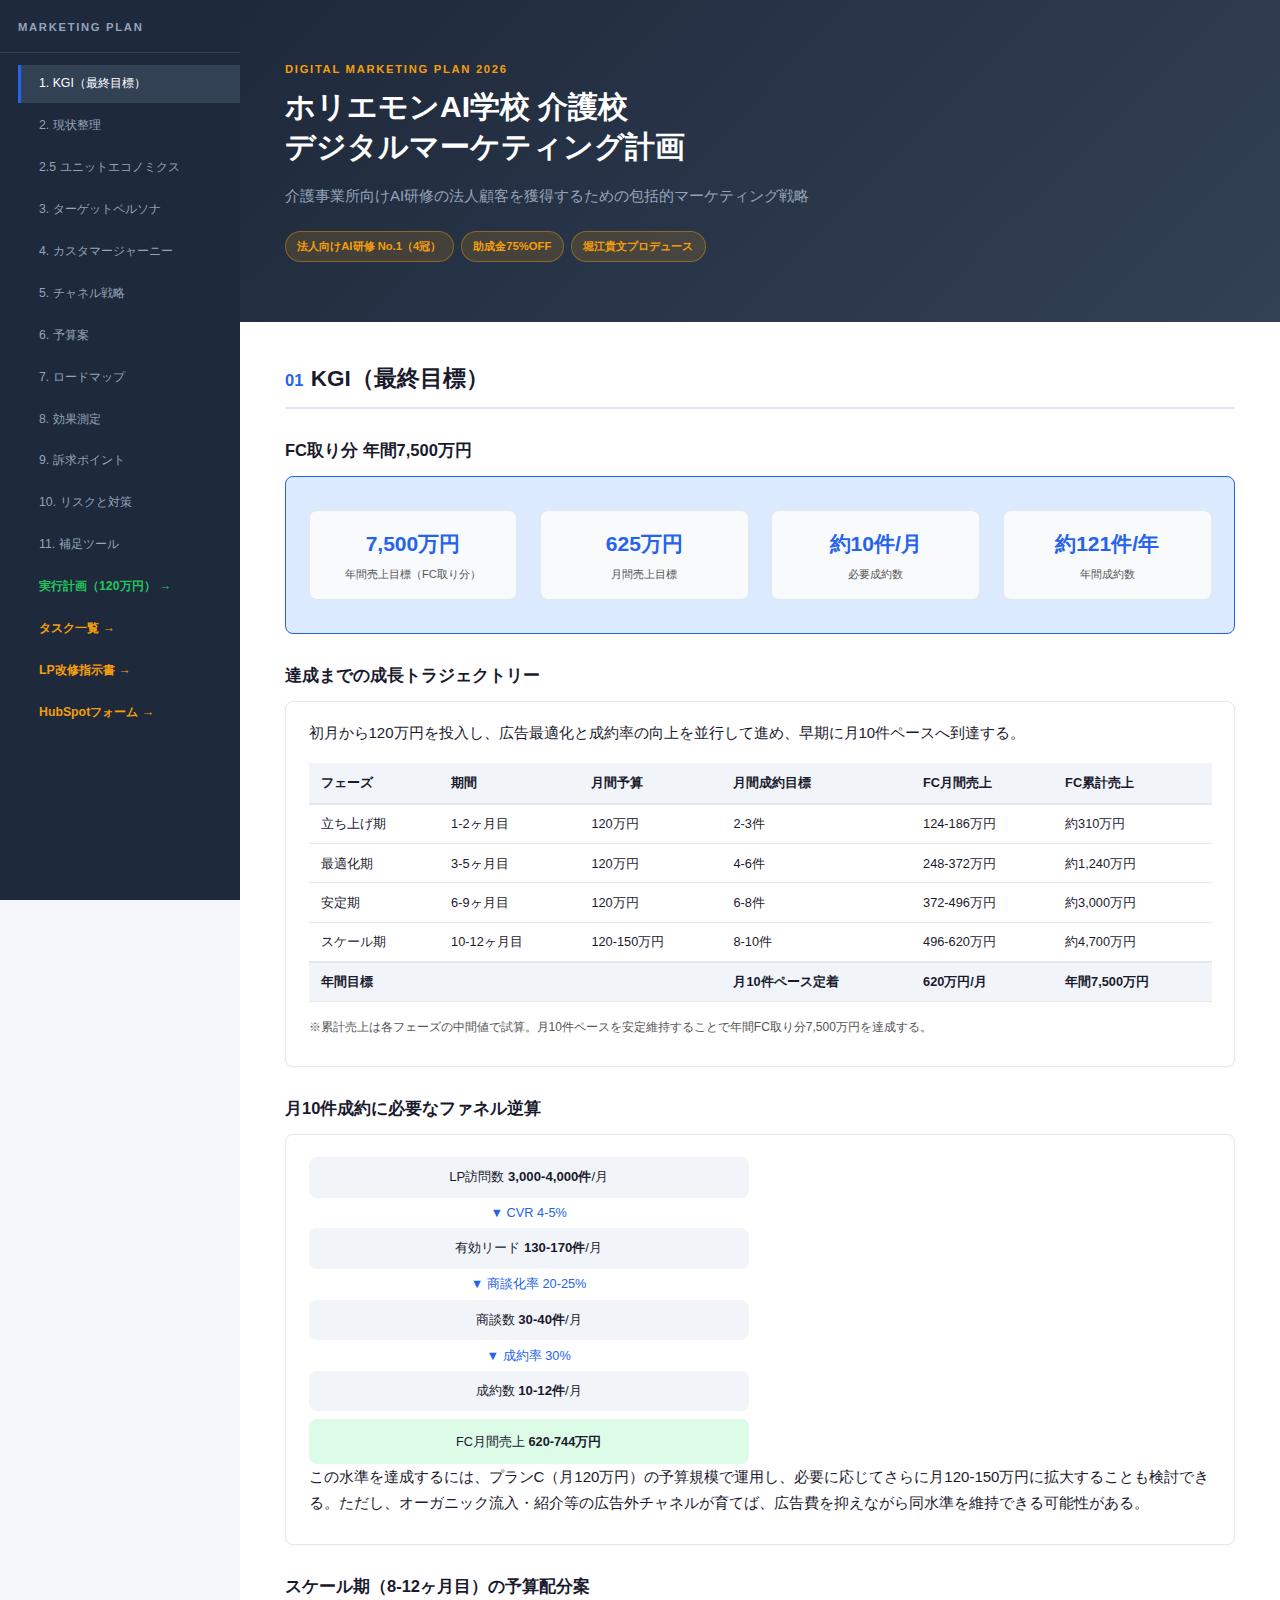
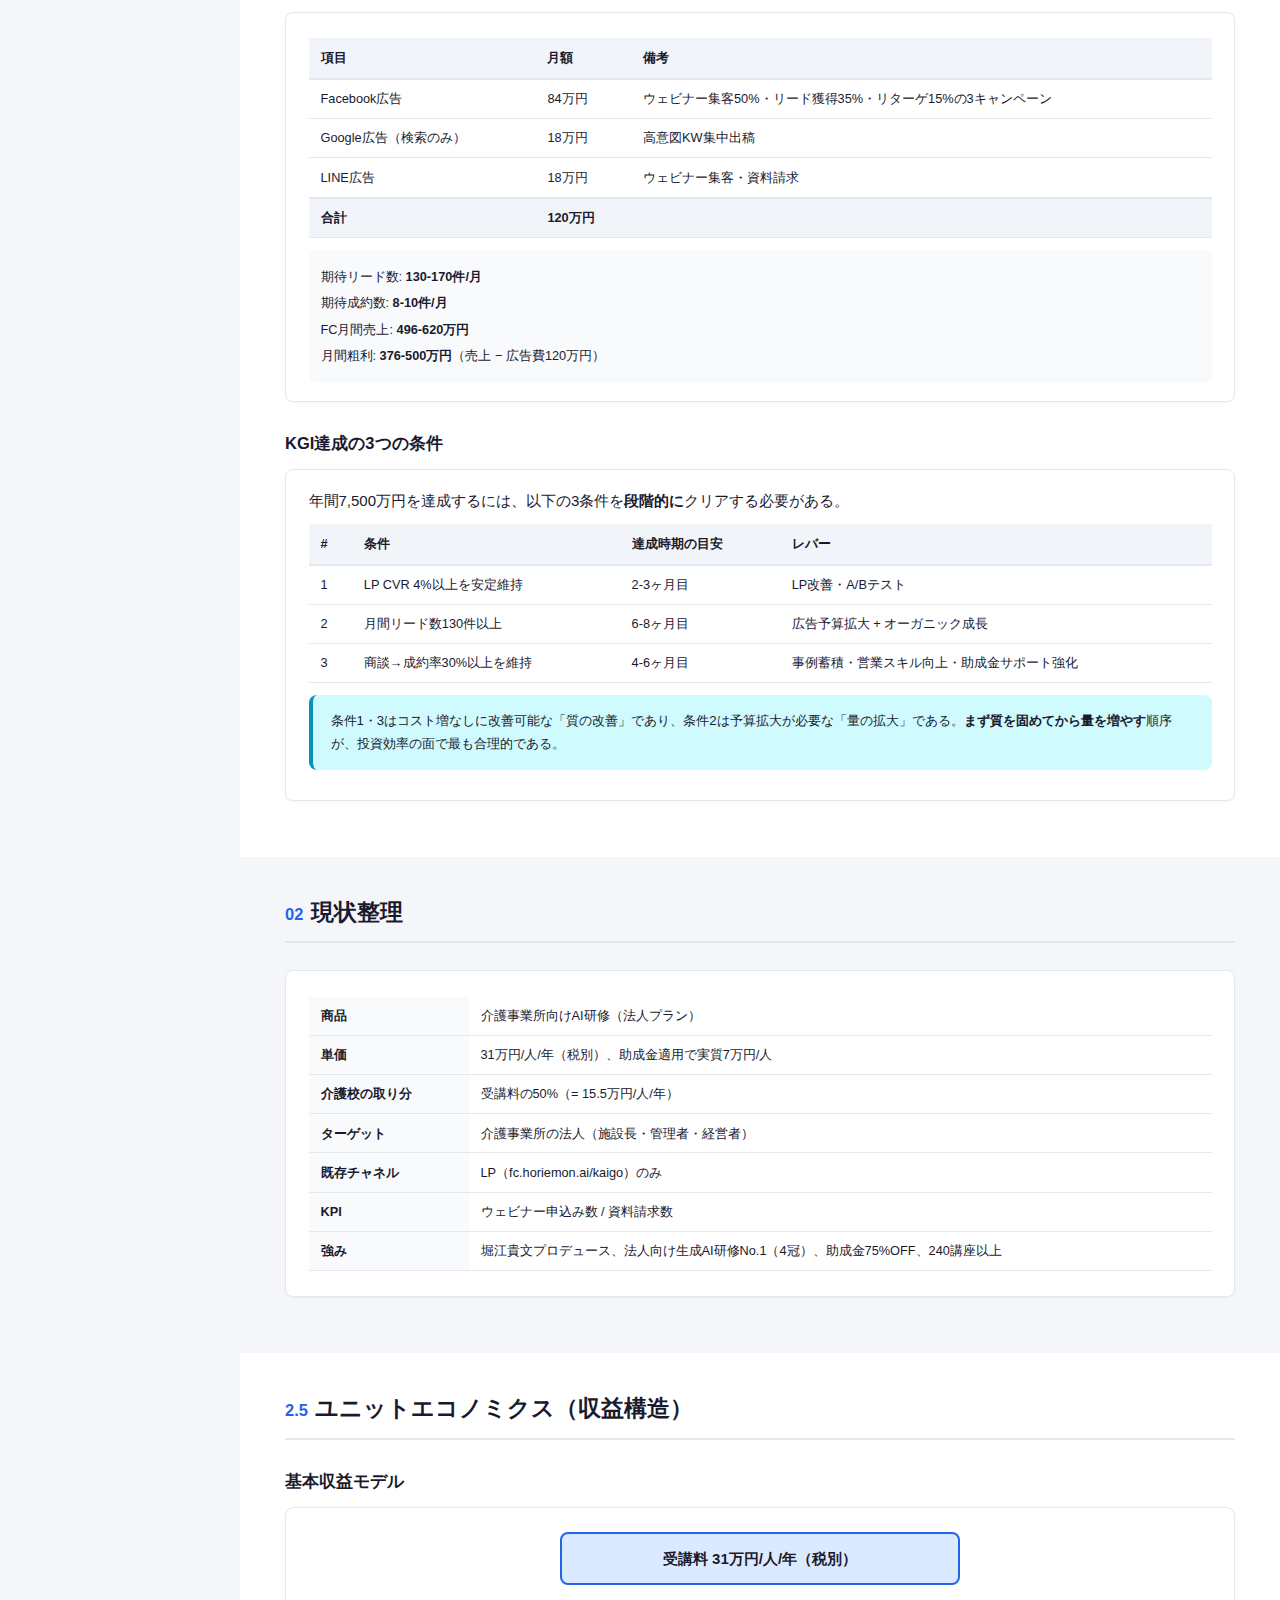
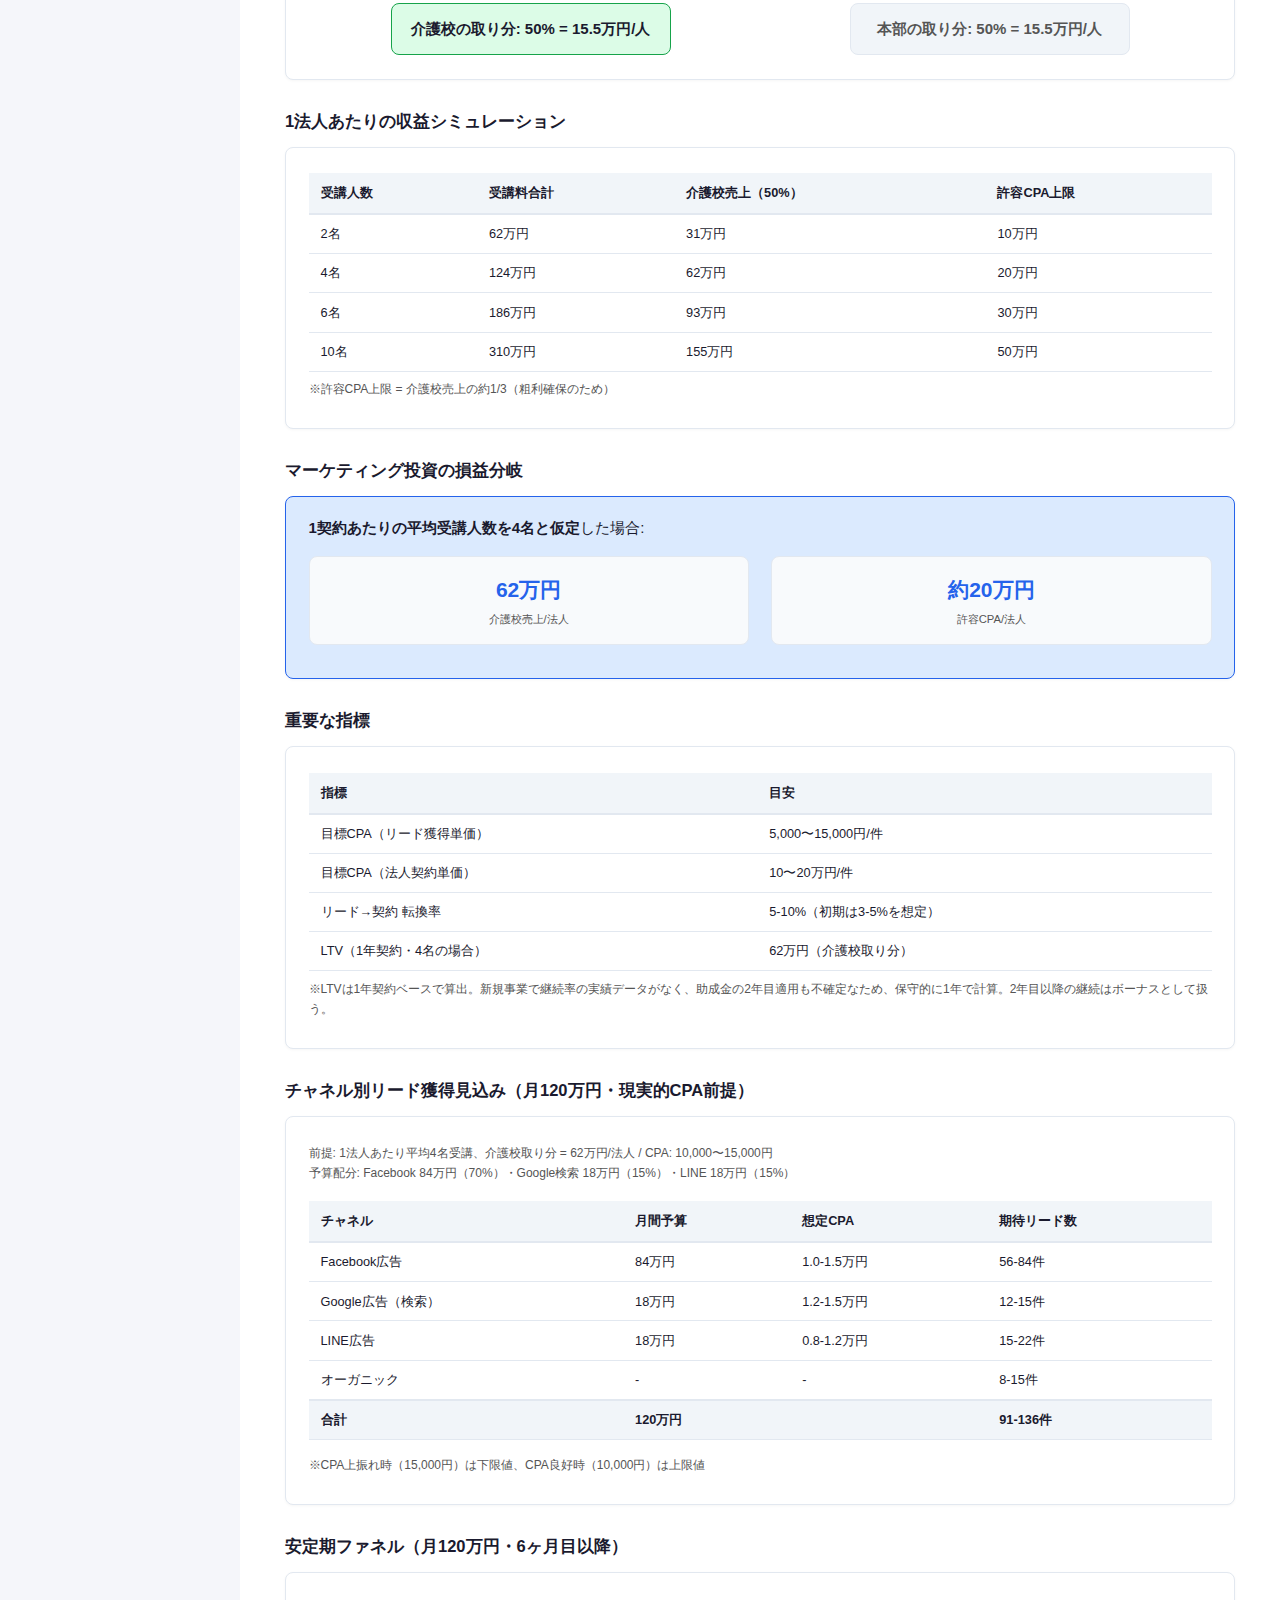
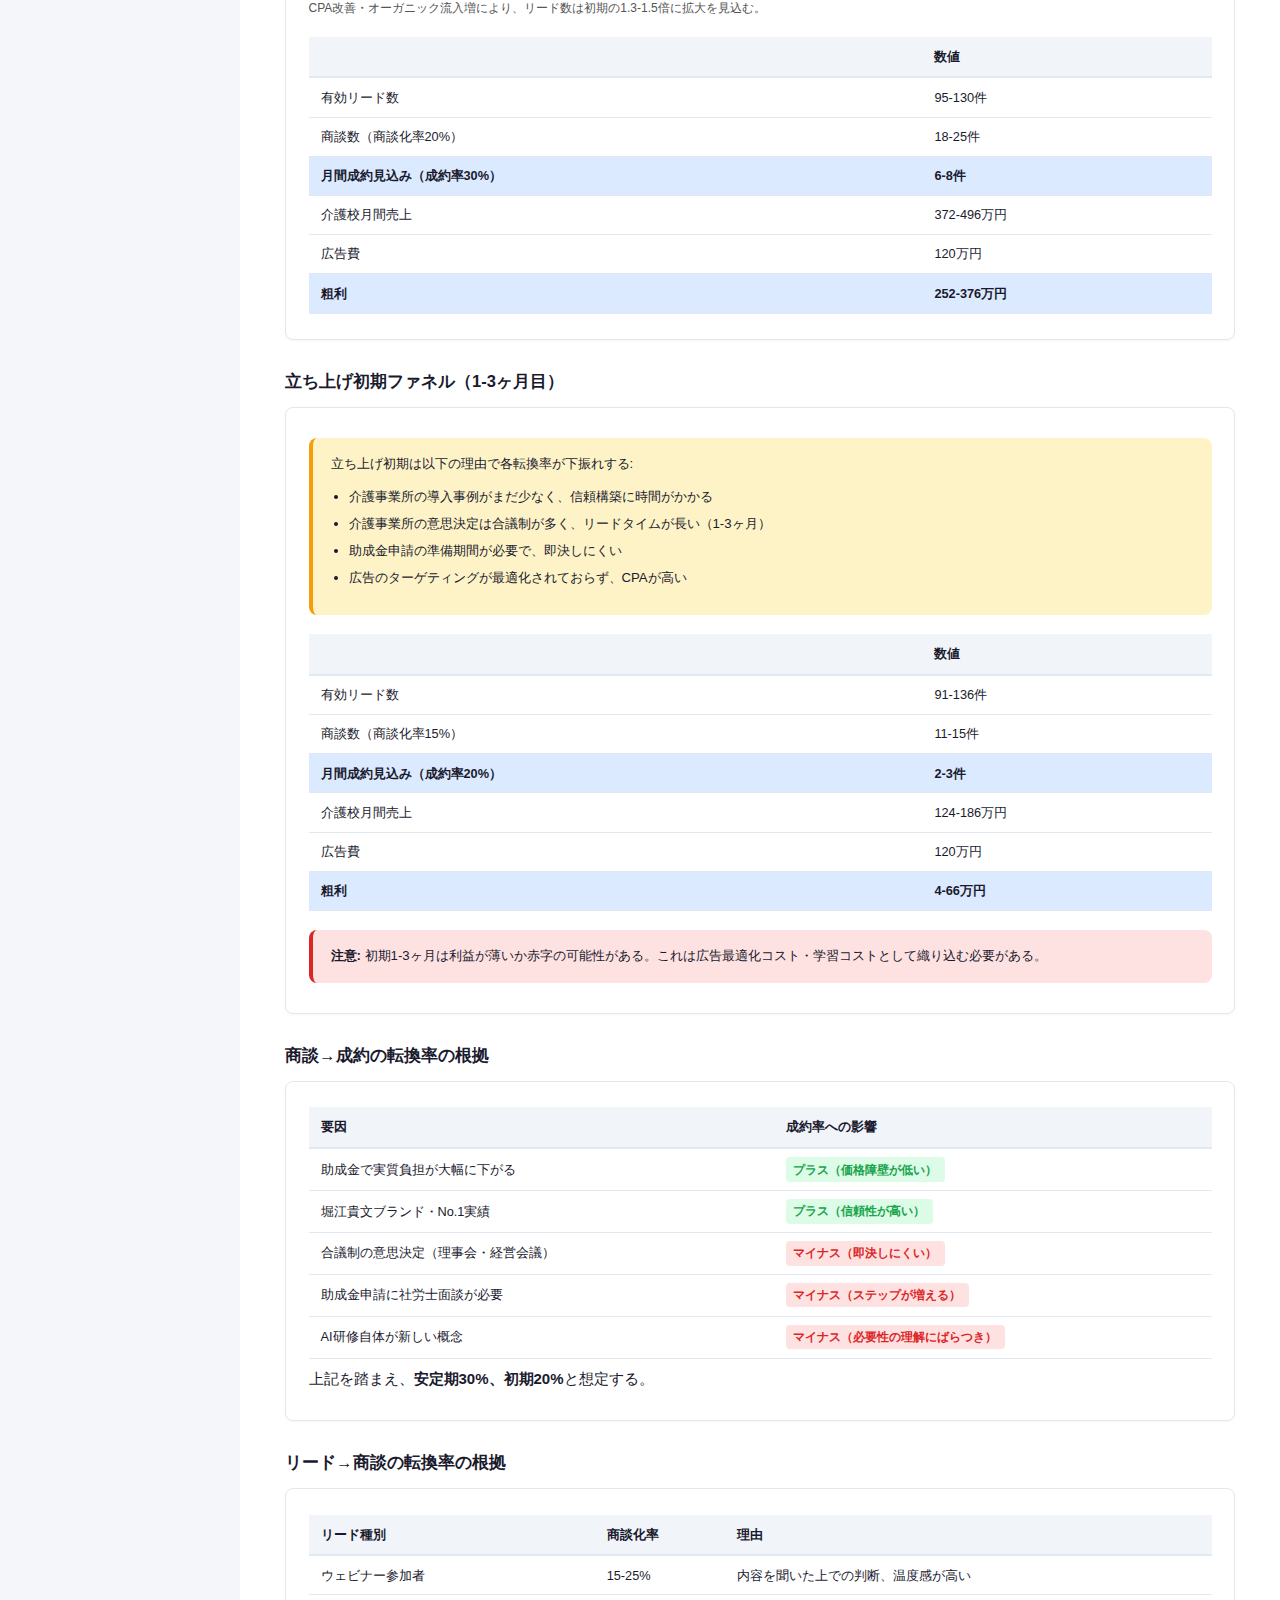
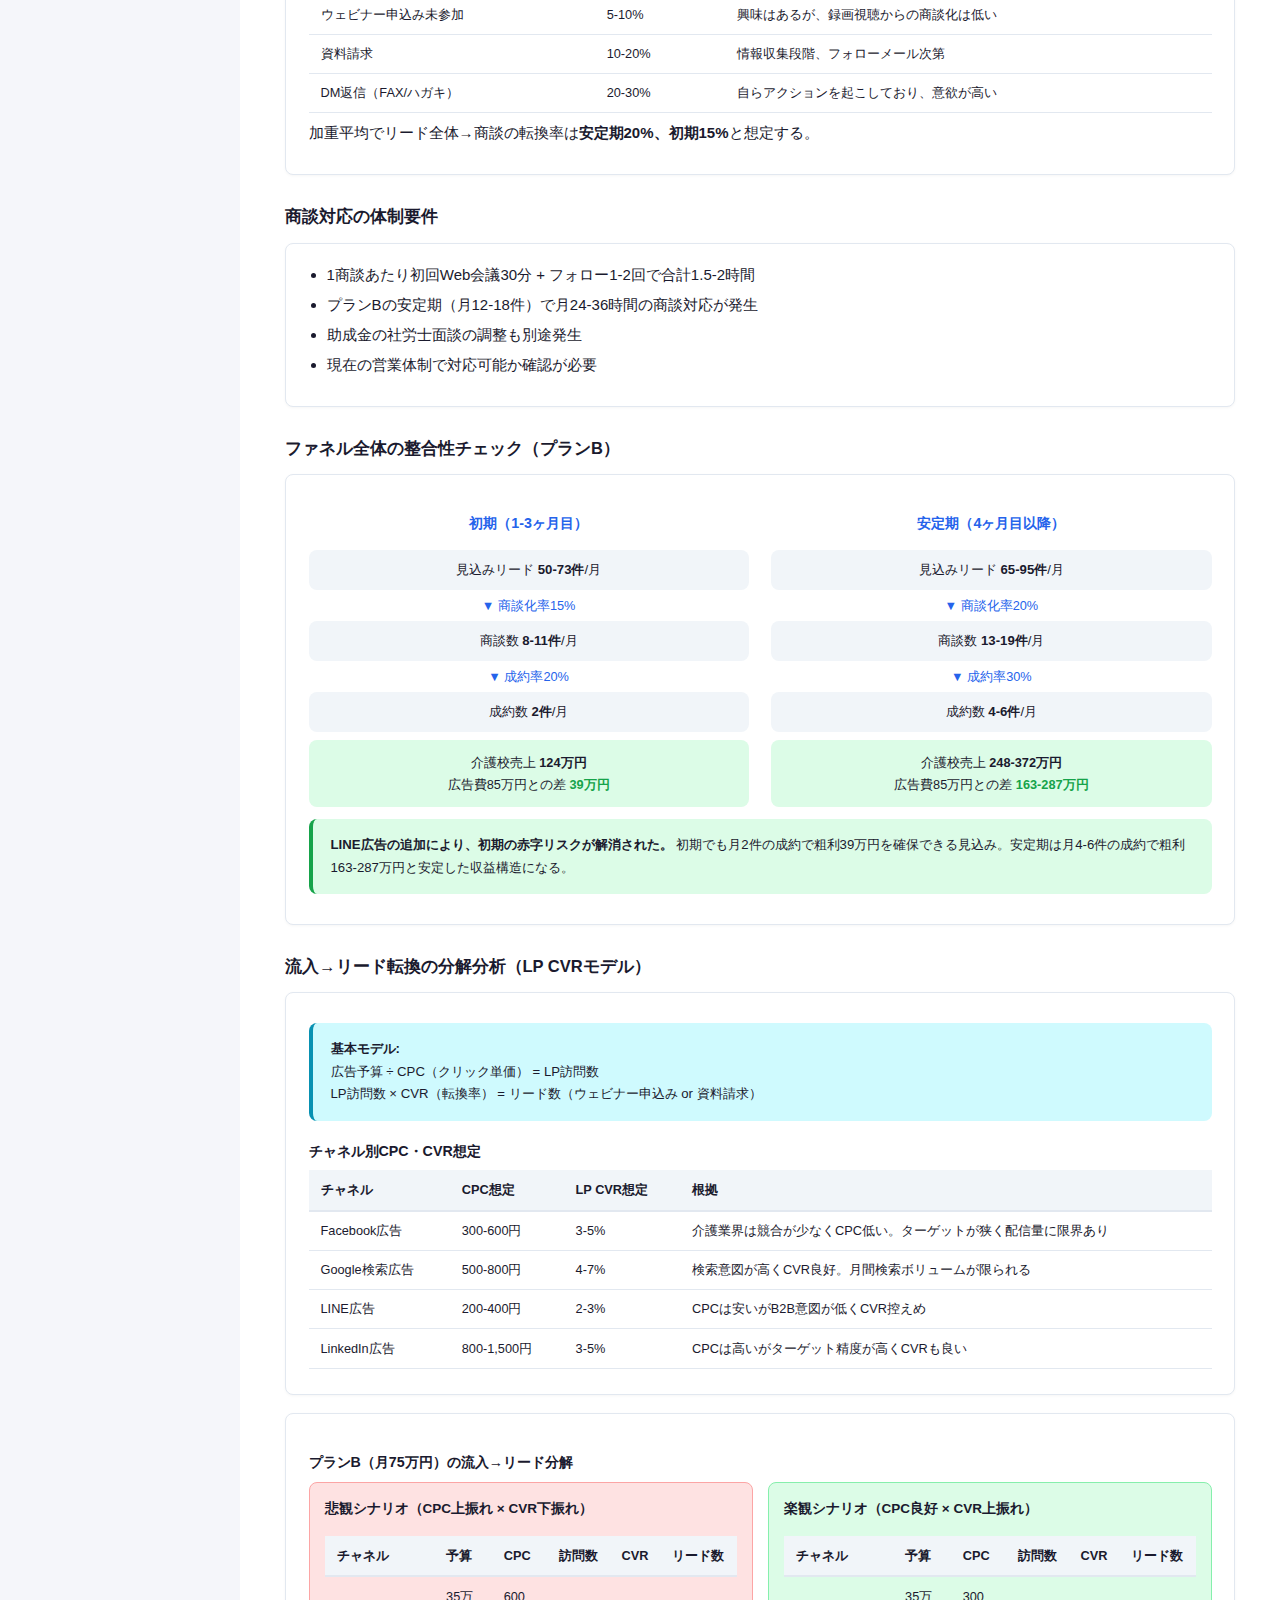
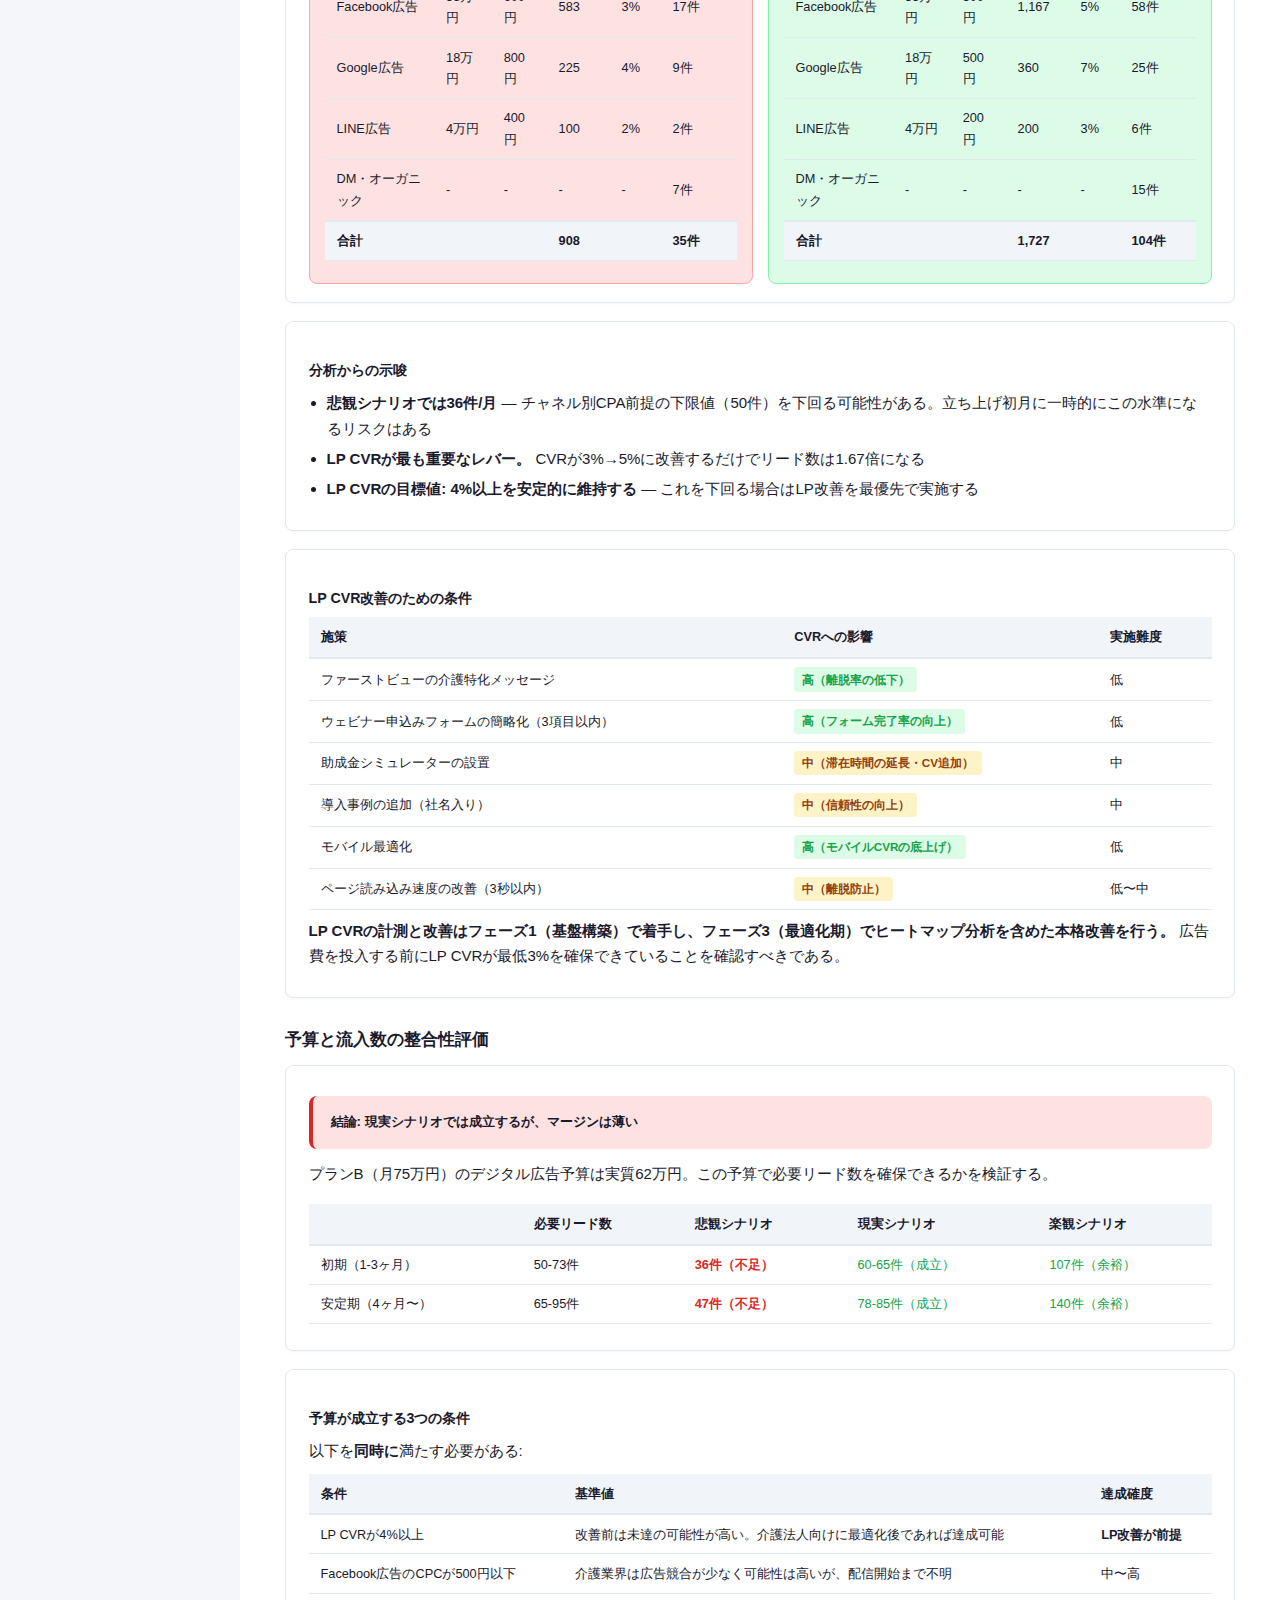
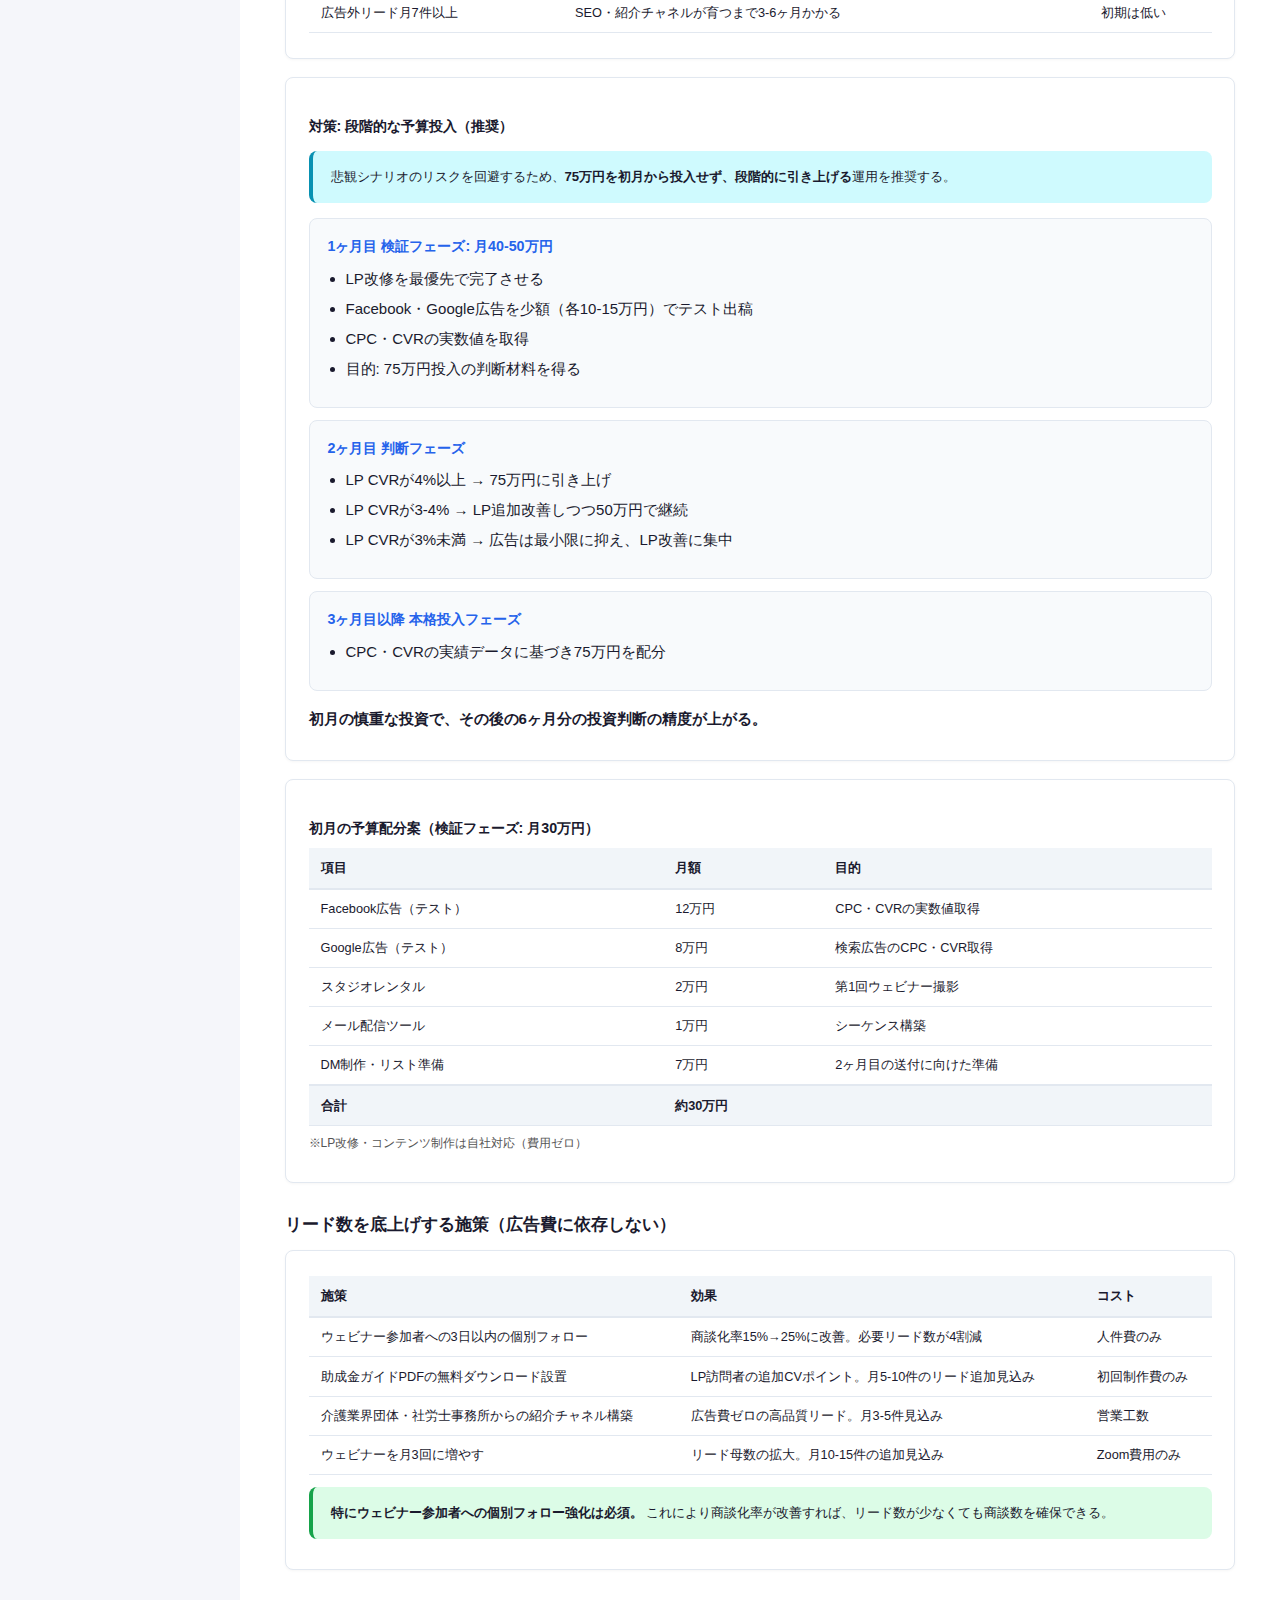
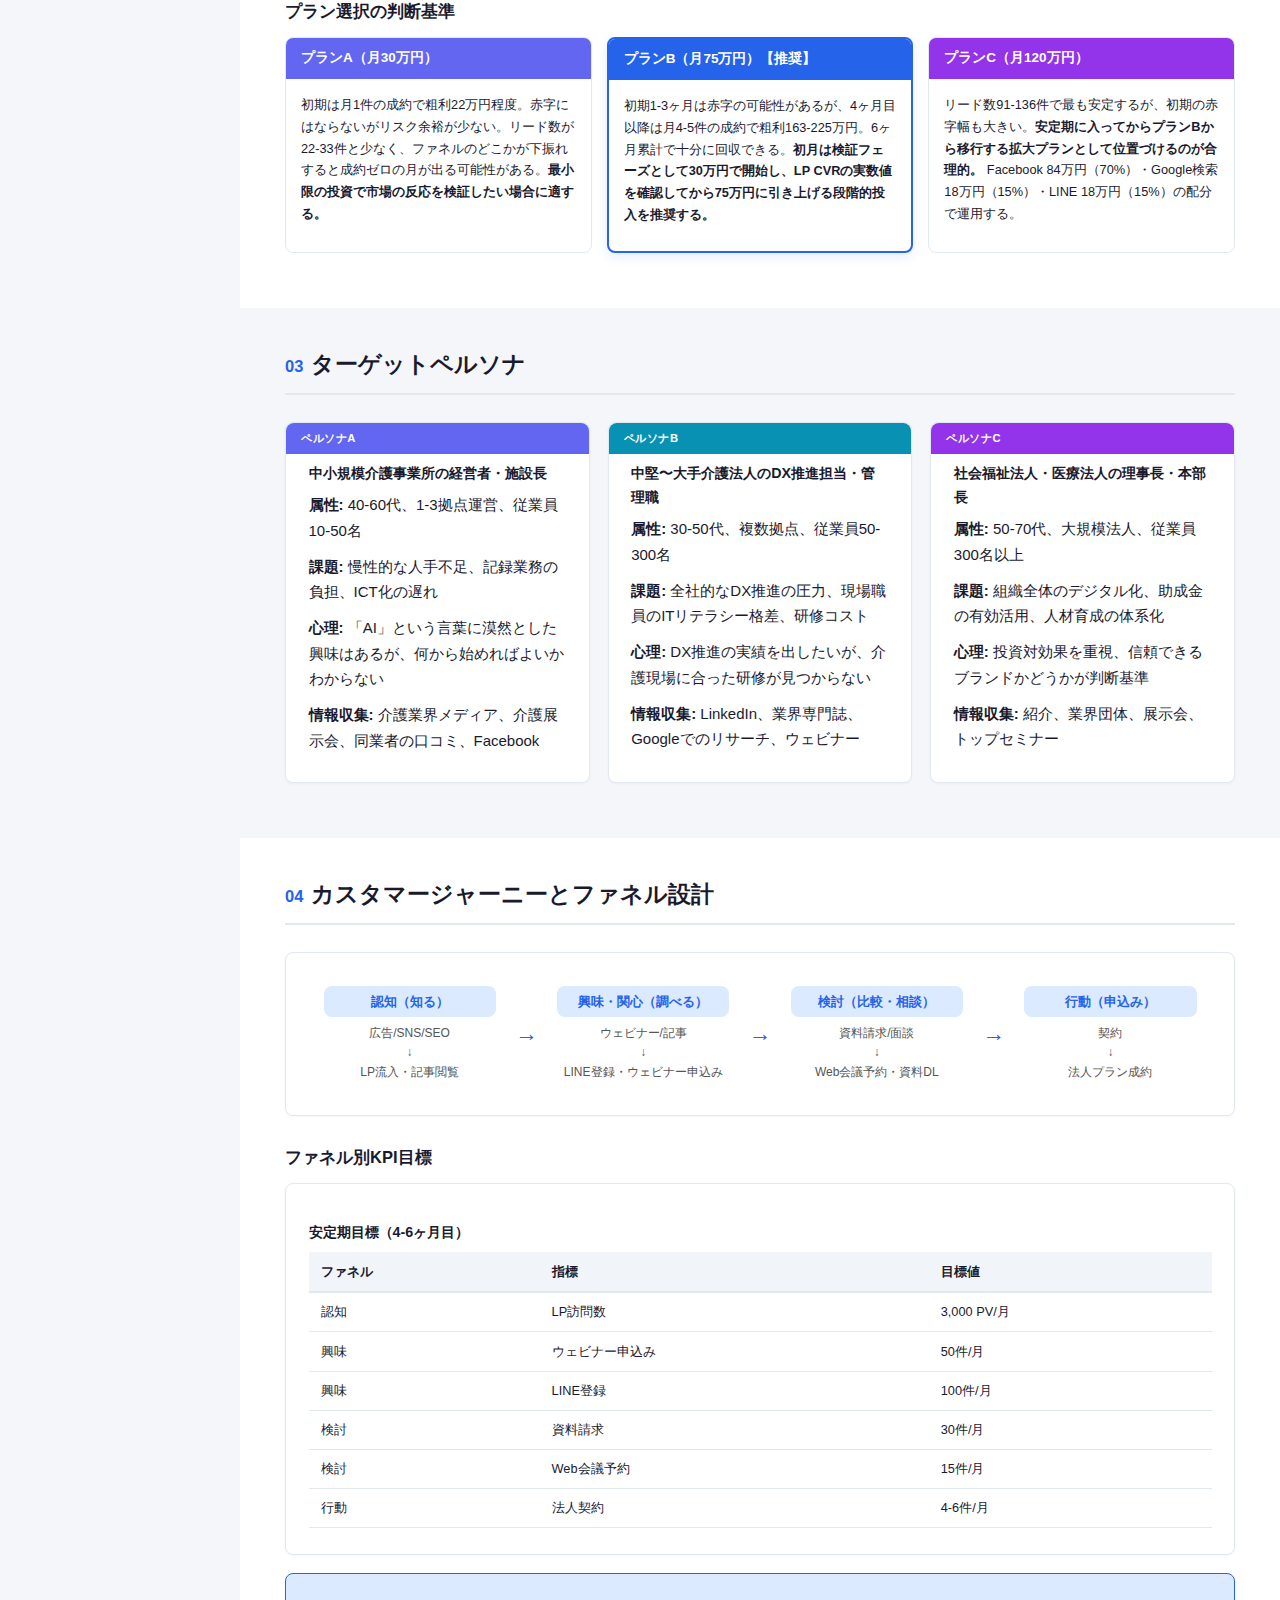
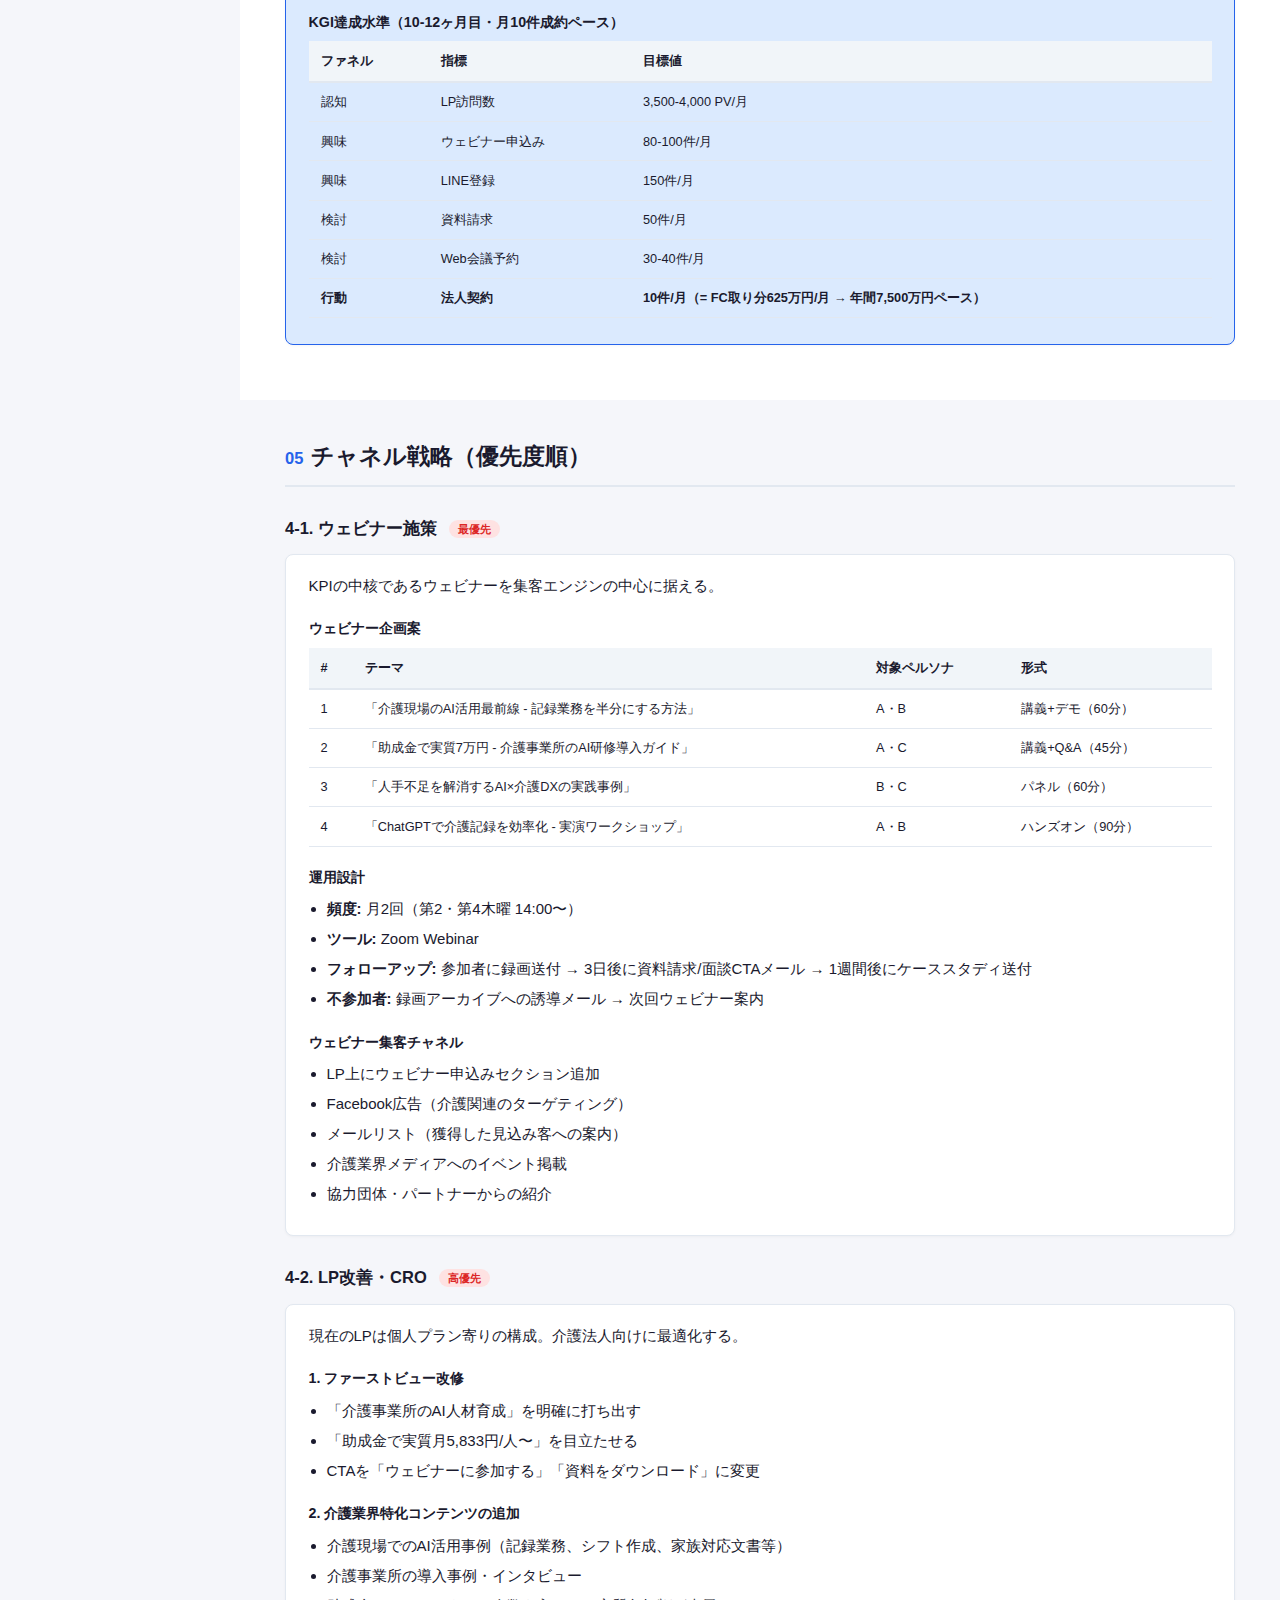
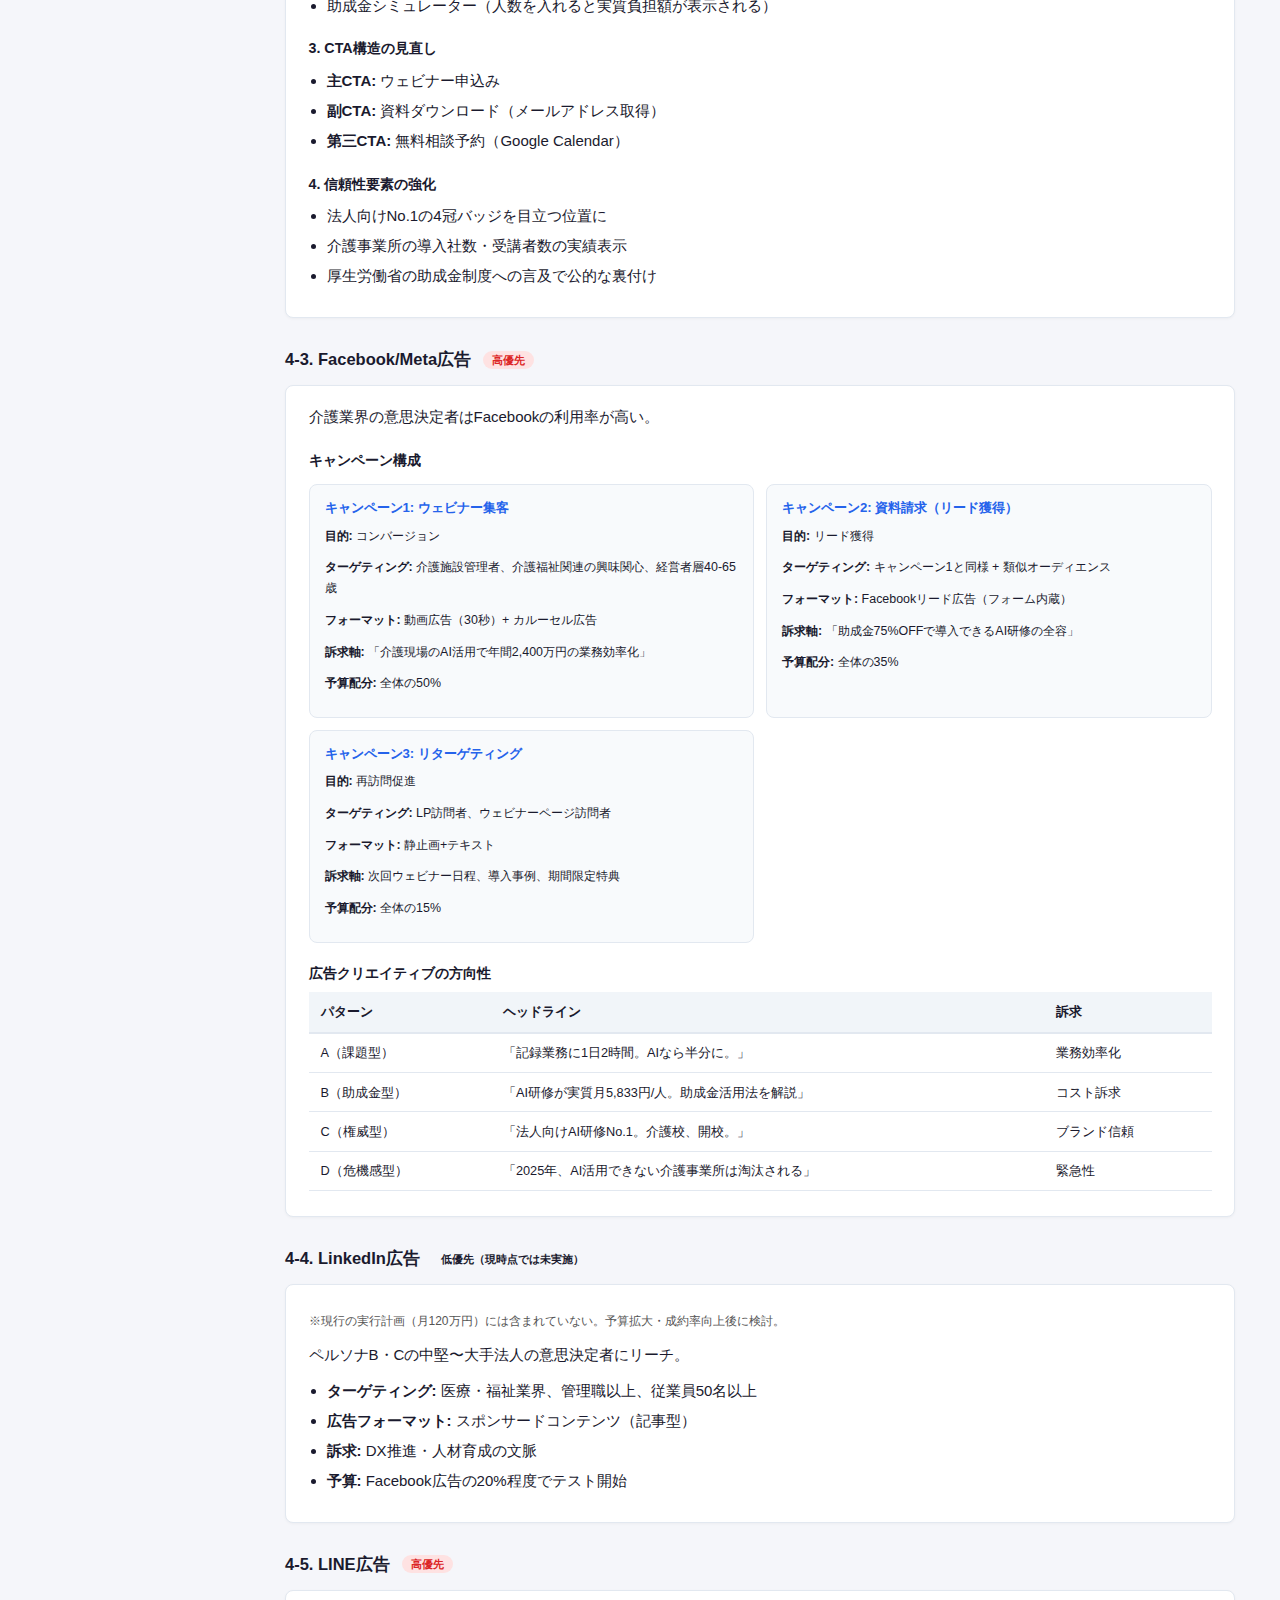
<file: index.html>
<!DOCTYPE html>
<html lang="ja">
<head>
<meta charset="UTF-8">
<meta name="viewport" content="width=device-width, initial-scale=1.0">
<title>ホリエモンAI学校 介護校 デジタルマーケティング計画</title>
<link rel="stylesheet" href="style.css">
</head>
<body>

<!-- サイドナビ -->
<nav id="sidebar">
<div class="nav-header">Marketing Plan</div>
<ul>
<li><a href="#section-kgi" class="active">1. KGI（最終目標）</a></li>
<li><a href="#section1">2. 現状整理</a></li>
<li><a href="#section1-5">2.5 ユニットエコノミクス</a></li>
<li><a href="#section2">3. ターゲットペルソナ</a></li>
<li><a href="#section3">4. カスタマージャーニー</a></li>
<li><a href="#section4">5. チャネル戦略</a></li>
<li><a href="#section5">6. 予算案</a></li>
<li><a href="#section6">7. ロードマップ</a></li>
<li><a href="#section7">8. 効果測定</a></li>
<li><a href="#section8">9. 訴求ポイント</a></li>
<li><a href="#section9">10. リスクと対策</a></li>
<li><a href="#section10">11. 補足ツール</a></li>
<li><a href="execution-plan.html" style="color:#22c55e;font-weight:700">実行計画（120万円） →</a></li>
<li><a href="tasks.html" style="color:#f59e0b;font-weight:600">タスク一覧 →</a></li>
<li><a href="lp-guide.html" style="color:#f59e0b;font-weight:600">LP改修指示書 →</a></li>
<li><a href="hubspot-forms.html" style="color:#f59e0b;font-weight:600">HubSpotフォーム →</a></li>
</ul>
</nav>

<!-- メインコンテンツ -->
<main id="content">

<!-- ヒーロー -->
<header class="hero">
<div class="hero-inner">
<p class="hero-label">Digital Marketing Plan 2026</p>
<h1>ホリエモンAI学校 介護校<br>デジタルマーケティング計画</h1>
<p class="hero-sub">介護事業所向けAI研修の法人顧客を獲得するための包括的マーケティング戦略</p>
<div class="hero-badges">
<span class="badge">法人向けAI研修 No.1（4冠）</span>
<span class="badge">助成金75%OFF</span>
<span class="badge">堀江貴文プロデュース</span>
</div>
</div>
</header>

<!-- セクションKGI: 最終目標 -->
<section id="section-kgi">
<h2><span class="section-num">01</span>KGI（最終目標）</h2>

<h3>FC取り分 年間7,500万円</h3>
<div class="card highlight-card">
<div class="metrics-row">
<div class="metric"><span class="metric-value">7,500万円</span><span class="metric-label">年間売上目標（FC取り分）</span></div>
<div class="metric"><span class="metric-value">625万円</span><span class="metric-label">月間売上目標</span></div>
<div class="metric"><span class="metric-value">約10件/月</span><span class="metric-label">必要成約数</span></div>
<div class="metric"><span class="metric-value">約121件/年</span><span class="metric-label">年間成約数</span></div>
</div>
</div>

<h3>達成までの成長トラジェクトリー</h3>
<div class="card">
<p>初月から120万円を投入し、広告最適化と成約率の向上を並行して進め、早期に月10件ペースへ到達する。</p>
<div class="table-scroll">
<table>
<thead><tr><th>フェーズ</th><th>期間</th><th>月間予算</th><th>月間成約目標</th><th>FC月間売上</th><th>FC累計売上</th></tr></thead>
<tbody>
<tr><td>立ち上げ期</td><td>1-2ヶ月目</td><td>120万円</td><td>2-3件</td><td>124-186万円</td><td>約310万円</td></tr>
<tr><td>最適化期</td><td>3-5ヶ月目</td><td>120万円</td><td>4-6件</td><td>248-372万円</td><td>約1,240万円</td></tr>
<tr><td>安定期</td><td>6-9ヶ月目</td><td>120万円</td><td>6-8件</td><td>372-496万円</td><td>約3,000万円</td></tr>
<tr><td>スケール期</td><td>10-12ヶ月目</td><td>120-150万円</td><td>8-10件</td><td>496-620万円</td><td>約4,700万円</td></tr>
<tr class="row-total"><td><strong>年間目標</strong></td><td></td><td></td><td><strong>月10件ペース定着</strong></td><td><strong>620万円/月</strong></td><td><strong>年間7,500万円</strong></td></tr>
</tbody>
</table>
</div>
<p class="note">※累計売上は各フェーズの中間値で試算。月10件ペースを安定維持することで年間FC取り分7,500万円を達成する。</p>
</div>

<h3>月10件成約に必要なファネル逆算</h3>
<div class="card">
<div class="funnel-comparison">
<div class="funnel-col" style="flex:1">
<div class="funnel-step">LP訪問数 <strong>3,000-4,000件</strong>/月</div>
<div class="funnel-arrow">&#9660; CVR 4-5%</div>
<div class="funnel-step">有効リード <strong>130-170件</strong>/月</div>
<div class="funnel-arrow">&#9660; 商談化率 20-25%</div>
<div class="funnel-step">商談数 <strong>30-40件</strong>/月</div>
<div class="funnel-arrow">&#9660; 成約率 30%</div>
<div class="funnel-step">成約数 <strong>10-12件</strong>/月</div>
<div class="funnel-result">
<div>FC月間売上 <strong>620-744万円</strong></div>
</div>
</div>
</div>
<p>この水準を達成するには、プランC（月120万円）の予算規模で運用し、必要に応じてさらに月120-150万円に拡大することも検討できる。ただし、オーガニック流入・紹介等の広告外チャネルが育てば、広告費を抑えながら同水準を維持できる可能性がある。</p>
</div>

<h3>スケール期（8-12ヶ月目）の予算配分案</h3>
<div class="card">
<table>
<thead><tr><th>項目</th><th>月額</th><th>備考</th></tr></thead>
<tbody>
<tr><td>Facebook広告</td><td>84万円</td><td>ウェビナー集客50%・リード獲得35%・リターゲ15%の3キャンペーン</td></tr>
<tr><td>Google広告（検索のみ）</td><td>18万円</td><td>高意図KW集中出稿</td></tr>
<tr><td>LINE広告</td><td>18万円</td><td>ウェビナー集客・資料請求</td></tr>
<tr class="row-total"><td><strong>合計</strong></td><td><strong>120万円</strong></td><td></td></tr>
</tbody>
</table>
<div class="budget-expect">
<div>期待リード数: <strong>130-170件/月</strong></div>
<div>期待成約数: <strong>8-10件/月</strong></div>
<div>FC月間売上: <strong>496-620万円</strong></div>
<div>月間粗利: <strong>376-500万円</strong>（売上 − 広告費120万円）</div>
</div>
</div>

<h3>KGI達成の3つの条件</h3>
<div class="card">
<p>年間7,500万円を達成するには、以下の3条件を<strong>段階的に</strong>クリアする必要がある。</p>
<table>
<thead><tr><th>#</th><th>条件</th><th>達成時期の目安</th><th>レバー</th></tr></thead>
<tbody>
<tr><td>1</td><td>LP CVR 4%以上を安定維持</td><td>2-3ヶ月目</td><td>LP改善・A/Bテスト</td></tr>
<tr><td>2</td><td>月間リード数130件以上</td><td>6-8ヶ月目</td><td>広告予算拡大 + オーガニック成長</td></tr>
<tr><td>3</td><td>商談→成約率30%以上を維持</td><td>4-6ヶ月目</td><td>事例蓄積・営業スキル向上・助成金サポート強化</td></tr>
</tbody>
</table>
<div class="callout callout-info">
条件1・3はコスト増なしに改善可能な「質の改善」であり、条件2は予算拡大が必要な「量の拡大」である。<strong>まず質を固めてから量を増やす</strong>順序が、投資効率の面で最も合理的である。
</div>
</div>
</section>

<!-- セクション2: 現状整理 -->
<section id="section1">
<h2><span class="section-num">02</span>現状整理</h2>
<div class="card">
<table>
<tbody>
<tr><th>商品</th><td>介護事業所向けAI研修（法人プラン）</td></tr>
<tr><th>単価</th><td>31万円/人/年（税別）、助成金適用で実質7万円/人</td></tr>
<tr><th>介護校の取り分</th><td>受講料の50%（= 15.5万円/人/年）</td></tr>
<tr><th>ターゲット</th><td>介護事業所の法人（施設長・管理者・経営者）</td></tr>
<tr><th>既存チャネル</th><td>LP（fc.horiemon.ai/kaigo）のみ</td></tr>
<tr><th>KPI</th><td>ウェビナー申込み数 / 資料請求数</td></tr>
<tr><th>強み</th><td>堀江貴文プロデュース、法人向け生成AI研修No.1（4冠）、助成金75%OFF、240講座以上</td></tr>
</tbody>
</table>
</div>
</section>

<!-- セクション1.5: ユニットエコノミクス -->
<section id="section1-5">
<h2><span class="section-num">2.5</span>ユニットエコノミクス（収益構造）</h2>

<h3>基本収益モデル</h3>
<div class="card revenue-model">
<div class="revenue-flow">
<div class="revenue-box total">受講料 31万円/人/年（税別）</div>
<div class="revenue-split">
<div class="revenue-box school">介護校の取り分: 50% = <strong>15.5万円</strong>/人</div>
<div class="revenue-box hq">本部の取り分: 50% = 15.5万円/人</div>
</div>
</div>
</div>

<h3>1法人あたりの収益シミュレーション</h3>
<div class="card">
<table>
<thead><tr><th>受講人数</th><th>受講料合計</th><th>介護校売上（50%）</th><th>許容CPA上限</th></tr></thead>
<tbody>
<tr><td>2名</td><td>62万円</td><td>31万円</td><td>10万円</td></tr>
<tr><td>4名</td><td>124万円</td><td>62万円</td><td>20万円</td></tr>
<tr><td>6名</td><td>186万円</td><td>93万円</td><td>30万円</td></tr>
<tr><td>10名</td><td>310万円</td><td>155万円</td><td>50万円</td></tr>
</tbody>
</table>
<p class="note">※許容CPA上限 = 介護校売上の約1/3（粗利確保のため）</p>
</div>

<h3>マーケティング投資の損益分岐</h3>
<div class="card highlight-card">
<p><strong>1契約あたりの平均受講人数を4名と仮定</strong>した場合:</p>
<div class="metrics-row">
<div class="metric"><span class="metric-value">62万円</span><span class="metric-label">介護校売上/法人</span></div>
<div class="metric"><span class="metric-value">約20万円</span><span class="metric-label">許容CPA/法人</span></div>
</div>
</div>

<h3>重要な指標</h3>
<div class="card">
<table>
<thead><tr><th>指標</th><th>目安</th></tr></thead>
<tbody>
<tr><td>目標CPA（リード獲得単価）</td><td>5,000〜15,000円/件</td></tr>
<tr><td>目標CPA（法人契約単価）</td><td>10〜20万円/件</td></tr>
<tr><td>リード→契約 転換率</td><td>5-10%（初期は3-5%を想定）</td></tr>
<tr><td>LTV（1年契約・4名の場合）</td><td>62万円（介護校取り分）</td></tr>
</tbody>
</table>
<p class="note">※LTVは1年契約ベースで算出。新規事業で継続率の実績データがなく、助成金の2年目適用も不確定なため、保守的に1年で計算。2年目以降の継続はボーナスとして扱う。</p>
</div>

<h3>チャネル別リード獲得見込み（月120万円・現実的CPA前提）</h3>
<div class="card">
<p class="note">前提: 1法人あたり平均4名受講、介護校取り分 = 62万円/法人 / CPA: 10,000〜15,000円<br>予算配分: Facebook 84万円（70%）・Google検索 18万円（15%）・LINE 18万円（15%）</p>
<div class="table-scroll">
<table>
<thead><tr><th>チャネル</th><th>月間予算</th><th>想定CPA</th><th>期待リード数</th></tr></thead>
<tbody>
<tr><td>Facebook広告</td><td>84万円</td><td>1.0-1.5万円</td><td>56-84件</td></tr>
<tr><td>Google広告（検索）</td><td>18万円</td><td>1.2-1.5万円</td><td>12-15件</td></tr>
<tr><td>LINE広告</td><td>18万円</td><td>0.8-1.2万円</td><td>15-22件</td></tr>
<tr><td>オーガニック</td><td>-</td><td>-</td><td>8-15件</td></tr>
<tr class="row-total"><td><strong>合計</strong></td><td><strong>120万円</strong></td><td></td><td><strong>91-136件</strong></td></tr>
</tbody>
</table>
</div>
<p class="note">※CPA上振れ時（15,000円）は下限値、CPA良好時（10,000円）は上限値</p>
</div>

<h3>安定期ファネル（月120万円・6ヶ月目以降）</h3>
<div class="card">
<p class="note">CPA改善・オーガニック流入増により、リード数は初期の1.3-1.5倍に拡大を見込む。</p>
<div class="table-scroll">
<table>
<thead><tr><th></th><th>数値</th></tr></thead>
<tbody>
<tr><td>有効リード数</td><td>95-130件</td></tr>
<tr><td>商談数（商談化率20%）</td><td>18-25件</td></tr>
<tr class="row-highlight"><td><strong>月間成約見込み（成約率30%）</strong></td><td><strong>6-8件</strong></td></tr>
<tr><td>介護校月間売上</td><td>372-496万円</td></tr>
<tr><td>広告費</td><td>120万円</td></tr>
<tr class="row-highlight"><td><strong>粗利</strong></td><td><strong>252-376万円</strong></td></tr>
</tbody>
</table>
</div>
</div>

<h3>立ち上げ初期ファネル（1-3ヶ月目）</h3>
<div class="card">
<div class="callout callout-warning">
<p>立ち上げ初期は以下の理由で各転換率が下振れする:</p>
<ul>
<li>介護事業所の導入事例がまだ少なく、信頼構築に時間がかかる</li>
<li>介護事業所の意思決定は合議制が多く、リードタイムが長い（1-3ヶ月）</li>
<li>助成金申請の準備期間が必要で、即決しにくい</li>
<li>広告のターゲティングが最適化されておらず、CPAが高い</li>
</ul>
</div>
<div class="table-scroll">
<table>
<thead><tr><th></th><th>数値</th></tr></thead>
<tbody>
<tr><td>有効リード数</td><td>91-136件</td></tr>
<tr><td>商談数（商談化率15%）</td><td>11-15件</td></tr>
<tr class="row-highlight"><td><strong>月間成約見込み（成約率20%）</strong></td><td><strong>2-3件</strong></td></tr>
<tr><td>介護校月間売上</td><td>124-186万円</td></tr>
<tr><td>広告費</td><td>120万円</td></tr>
<tr class="row-highlight"><td><strong>粗利</strong></td><td><strong>4-66万円</strong></td></tr>
</tbody>
</table>
</div>
<div class="callout callout-danger">
<strong>注意:</strong> 初期1-3ヶ月は利益が薄いか赤字の可能性がある。これは広告最適化コスト・学習コストとして織り込む必要がある。
</div>
</div>

<h3>商談→成約の転換率の根拠</h3>
<div class="card">
<table>
<thead><tr><th>要因</th><th>成約率への影響</th></tr></thead>
<tbody>
<tr><td>助成金で実質負担が大幅に下がる</td><td><span class="tag tag-positive">プラス（価格障壁が低い）</span></td></tr>
<tr><td>堀江貴文ブランド・No.1実績</td><td><span class="tag tag-positive">プラス（信頼性が高い）</span></td></tr>
<tr><td>合議制の意思決定（理事会・経営会議）</td><td><span class="tag tag-negative">マイナス（即決しにくい）</span></td></tr>
<tr><td>助成金申請に社労士面談が必要</td><td><span class="tag tag-negative">マイナス（ステップが増える）</span></td></tr>
<tr><td>AI研修自体が新しい概念</td><td><span class="tag tag-negative">マイナス（必要性の理解にばらつき）</span></td></tr>
</tbody>
</table>
<p>上記を踏まえ、<strong>安定期30%、初期20%</strong>と想定する。</p>
</div>

<h3>リード→商談の転換率の根拠</h3>
<div class="card">
<table>
<thead><tr><th>リード種別</th><th>商談化率</th><th>理由</th></tr></thead>
<tbody>
<tr><td>ウェビナー参加者</td><td>15-25%</td><td>内容を聞いた上での判断、温度感が高い</td></tr>
<tr><td>ウェビナー申込み未参加</td><td>5-10%</td><td>興味はあるが、録画視聴からの商談化は低い</td></tr>
<tr><td>資料請求</td><td>10-20%</td><td>情報収集段階、フォローメール次第</td></tr>
<tr><td>DM返信（FAX/ハガキ）</td><td>20-30%</td><td>自らアクションを起こしており、意欲が高い</td></tr>
</tbody>
</table>
<p>加重平均でリード全体→商談の転換率は<strong>安定期20%、初期15%</strong>と想定する。</p>
</div>

<h3>商談対応の体制要件</h3>
<div class="card">
<ul>
<li>1商談あたり初回Web会議30分 + フォロー1-2回で合計1.5-2時間</li>
<li>プランBの安定期（月12-18件）で月24-36時間の商談対応が発生</li>
<li>助成金の社労士面談の調整も別途発生</li>
<li>現在の営業体制で対応可能か確認が必要</li>
</ul>
</div>

<h3>ファネル全体の整合性チェック（プランB）</h3>
<div class="card">
<div class="funnel-comparison">
<div class="funnel-col">
<h4>初期（1-3ヶ月目）</h4>
<div class="funnel-step">見込みリード <strong>50-73件</strong>/月</div>
<div class="funnel-arrow">&#9660; 商談化率15%</div>
<div class="funnel-step">商談数 <strong>8-11件</strong>/月</div>
<div class="funnel-arrow">&#9660; 成約率20%</div>
<div class="funnel-step">成約数 <strong>2件</strong>/月</div>
<div class="funnel-result">
<div>介護校売上 <strong>124万円</strong></div>
<div>広告費85万円との差 <strong class="profit">39万円</strong></div>
</div>
</div>
<div class="funnel-col">
<h4>安定期（4ヶ月目以降）</h4>
<div class="funnel-step">見込みリード <strong>65-95件</strong>/月</div>
<div class="funnel-arrow">&#9660; 商談化率20%</div>
<div class="funnel-step">商談数 <strong>13-19件</strong>/月</div>
<div class="funnel-arrow">&#9660; 成約率30%</div>
<div class="funnel-step">成約数 <strong>4-6件</strong>/月</div>
<div class="funnel-result">
<div>介護校売上 <strong>248-372万円</strong></div>
<div>広告費85万円との差 <strong class="profit">163-287万円</strong></div>
</div>
</div>
</div>
<div class="callout callout-success">
<strong>LINE広告の追加により、初期の赤字リスクが解消された。</strong> 初期でも月2件の成約で粗利39万円を確保できる見込み。安定期は月4-6件の成約で粗利163-287万円と安定した収益構造になる。
</div>
</div>

<h3>流入→リード転換の分解分析（LP CVRモデル）</h3>
<div class="card">
<div class="callout callout-info">
<strong>基本モデル:</strong><br>
広告予算 &divide; CPC（クリック単価） = LP訪問数<br>
LP訪問数 &times; CVR（転換率） = リード数（ウェビナー申込み or 資料請求）
</div>

<h4>チャネル別CPC・CVR想定</h4>
<table>
<thead><tr><th>チャネル</th><th>CPC想定</th><th>LP CVR想定</th><th>根拠</th></tr></thead>
<tbody>
<tr><td>Facebook広告</td><td>300-600円</td><td>3-5%</td><td>介護業界は競合が少なくCPC低い。ターゲットが狭く配信量に限界あり</td></tr>
<tr><td>Google検索広告</td><td>500-800円</td><td>4-7%</td><td>検索意図が高くCVR良好。月間検索ボリュームが限られる</td></tr>
<tr><td>LINE広告</td><td>200-400円</td><td>2-3%</td><td>CPCは安いがB2B意図が低くCVR控えめ</td></tr>
<tr><td>LinkedIn広告</td><td>800-1,500円</td><td>3-5%</td><td>CPCは高いがターゲット精度が高くCVRも良い</td></tr>
</tbody>
</table>
</div>

<div class="card">
<h4>プランB（月75万円）の流入→リード分解</h4>
<div class="scenario-tabs">
<div class="scenario pessimistic">
<h5>悲観シナリオ（CPC上振れ &times; CVR下振れ）</h5>
<div class="table-scroll">
<table>
<thead><tr><th>チャネル</th><th>予算</th><th>CPC</th><th>訪問数</th><th>CVR</th><th>リード数</th></tr></thead>
<tbody>
<tr><td>Facebook広告</td><td>35万円</td><td>600円</td><td>583</td><td>3%</td><td>17件</td></tr>
<tr><td>Google広告</td><td>18万円</td><td>800円</td><td>225</td><td>4%</td><td>9件</td></tr>
<tr><td>LINE広告</td><td>4万円</td><td>400円</td><td>100</td><td>2%</td><td>2件</td></tr>
<tr><td>DM・オーガニック</td><td>-</td><td>-</td><td>-</td><td>-</td><td>7件</td></tr>
<tr class="row-total"><td><strong>合計</strong></td><td></td><td></td><td><strong>908</strong></td><td></td><td><strong>35件</strong></td></tr>
</tbody>
</table>
</div>
</div>
<div class="scenario optimistic">
<h5>楽観シナリオ（CPC良好 &times; CVR上振れ）</h5>
<div class="table-scroll">
<table>
<thead><tr><th>チャネル</th><th>予算</th><th>CPC</th><th>訪問数</th><th>CVR</th><th>リード数</th></tr></thead>
<tbody>
<tr><td>Facebook広告</td><td>35万円</td><td>300円</td><td>1,167</td><td>5%</td><td>58件</td></tr>
<tr><td>Google広告</td><td>18万円</td><td>500円</td><td>360</td><td>7%</td><td>25件</td></tr>
<tr><td>LINE広告</td><td>4万円</td><td>200円</td><td>200</td><td>3%</td><td>6件</td></tr>
<tr><td>DM・オーガニック</td><td>-</td><td>-</td><td>-</td><td>-</td><td>15件</td></tr>
<tr class="row-total"><td><strong>合計</strong></td><td></td><td></td><td><strong>1,727</strong></td><td></td><td><strong>104件</strong></td></tr>
</tbody>
</table>
</div>
</div>
</div>
</div>

<div class="card">
<h4>分析からの示唆</h4>
<ul>
<li><strong>悲観シナリオでは36件/月</strong> &mdash; チャネル別CPA前提の下限値（50件）を下回る可能性がある。立ち上げ初月に一時的にこの水準になるリスクはある</li>
<li><strong>LP CVRが最も重要なレバー。</strong> CVRが3%→5%に改善するだけでリード数は1.67倍になる</li>
<li><strong>LP CVRの目標値: 4%以上を安定的に維持する</strong> &mdash; これを下回る場合はLP改善を最優先で実施する</li>
</ul>
</div>

<div class="card">
<h4>LP CVR改善のための条件</h4>
<table>
<thead><tr><th>施策</th><th>CVRへの影響</th><th>実施難度</th></tr></thead>
<tbody>
<tr><td>ファーストビューの介護特化メッセージ</td><td><span class="tag tag-positive">高（離脱率の低下）</span></td><td>低</td></tr>
<tr><td>ウェビナー申込みフォームの簡略化（3項目以内）</td><td><span class="tag tag-positive">高（フォーム完了率の向上）</span></td><td>低</td></tr>
<tr><td>助成金シミュレーターの設置</td><td><span class="tag tag-neutral">中（滞在時間の延長・CV追加）</span></td><td>中</td></tr>
<tr><td>導入事例の追加（社名入り）</td><td><span class="tag tag-neutral">中（信頼性の向上）</span></td><td>中</td></tr>
<tr><td>モバイル最適化</td><td><span class="tag tag-positive">高（モバイルCVRの底上げ）</span></td><td>低</td></tr>
<tr><td>ページ読み込み速度の改善（3秒以内）</td><td><span class="tag tag-neutral">中（離脱防止）</span></td><td>低〜中</td></tr>
</tbody>
</table>
<p><strong>LP CVRの計測と改善はフェーズ1（基盤構築）で着手し、フェーズ3（最適化期）でヒートマップ分析を含めた本格改善を行う。</strong> 広告費を投入する前にLP CVRが最低3%を確保できていることを確認すべきである。</p>
</div>

<h3>予算と流入数の整合性評価</h3>
<div class="card">
<div class="callout callout-danger">
<strong>結論: 現実シナリオでは成立するが、マージンは薄い</strong>
</div>
<p>プランB（月75万円）のデジタル広告予算は実質62万円。この予算で必要リード数を確保できるかを検証する。</p>
<div class="table-scroll">
<table>
<thead><tr><th></th><th>必要リード数</th><th>悲観シナリオ</th><th>現実シナリオ</th><th>楽観シナリオ</th></tr></thead>
<tbody>
<tr><td>初期（1-3ヶ月）</td><td>50-73件</td><td class="cell-danger"><strong>36件（不足）</strong></td><td class="cell-success">60-65件（成立）</td><td class="cell-success">107件（余裕）</td></tr>
<tr><td>安定期（4ヶ月〜）</td><td>65-95件</td><td class="cell-danger">47件（不足）</td><td class="cell-success">78-85件（成立）</td><td class="cell-success">140件（余裕）</td></tr>
</tbody>
</table>
</div>
</div>

<div class="card">
<h4>予算が成立する3つの条件</h4>
<p>以下を<strong>同時に</strong>満たす必要がある:</p>
<table>
<thead><tr><th>条件</th><th>基準値</th><th>達成確度</th></tr></thead>
<tbody>
<tr><td>LP CVRが4%以上</td><td>改善前は未達の可能性が高い。介護法人向けに最適化後であれば達成可能</td><td><strong>LP改善が前提</strong></td></tr>
<tr><td>Facebook広告のCPCが500円以下</td><td>介護業界は広告競合が少なく可能性は高いが、配信開始まで不明</td><td>中〜高</td></tr>
<tr><td>広告外リード月7件以上</td><td>SEO・紹介チャネルが育つまで3-6ヶ月かかる</td><td>初期は低い</td></tr>
</tbody>
</table>
</div>

<div class="card">
<h4>対策: 段階的な予算投入（推奨）</h4>
<div class="callout callout-info">
悲観シナリオのリスクを回避するため、<strong>75万円を初月から投入せず、段階的に引き上げる</strong>運用を推奨する。
</div>
<div class="phase-steps">
<div class="phase-step">
<div class="phase-step-header">1ヶ月目 検証フェーズ: 月40-50万円</div>
<ul>
<li>LP改修を最優先で完了させる</li>
<li>Facebook・Google広告を少額（各10-15万円）でテスト出稿</li>
<li>CPC・CVRの実数値を取得</li>
<li>目的: 75万円投入の判断材料を得る</li>
</ul>
</div>
<div class="phase-step">
<div class="phase-step-header">2ヶ月目 判断フェーズ</div>
<ul>
<li>LP CVRが4%以上 → 75万円に引き上げ</li>
<li>LP CVRが3-4% → LP追加改善しつつ50万円で継続</li>
<li>LP CVRが3%未満 → 広告は最小限に抑え、LP改善に集中</li>
</ul>
</div>
<div class="phase-step">
<div class="phase-step-header">3ヶ月目以降 本格投入フェーズ</div>
<ul>
<li>CPC・CVRの実績データに基づき75万円を配分</li>
</ul>
</div>
</div>
<p><strong>初月の慎重な投資で、その後の6ヶ月分の投資判断の精度が上がる。</strong></p>
</div>

<div class="card">
<h4>初月の予算配分案（検証フェーズ: 月30万円）</h4>
<table>
<thead><tr><th>項目</th><th>月額</th><th>目的</th></tr></thead>
<tbody>

<tr><td>Facebook広告（テスト）</td><td>12万円</td><td>CPC・CVRの実数値取得</td></tr>
<tr><td>Google広告（テスト）</td><td>8万円</td><td>検索広告のCPC・CVR取得</td></tr>
<tr><td>スタジオレンタル</td><td>2万円</td><td>第1回ウェビナー撮影</td></tr>
<tr><td>メール配信ツール</td><td>1万円</td><td>シーケンス構築</td></tr>

<tr><td>DM制作・リスト準備</td><td>7万円</td><td>2ヶ月目の送付に向けた準備</td></tr>
<tr class="row-total"><td><strong>合計</strong></td><td><strong>約30万円</strong></td><td></td></tr>
</tbody>
</table>
<p class="note">※LP改修・コンテンツ制作は自社対応（費用ゼロ）</p>
</div>

<h3>リード数を底上げする施策（広告費に依存しない）</h3>
<div class="card">
<table>
<thead><tr><th>施策</th><th>効果</th><th>コスト</th></tr></thead>
<tbody>
<tr><td>ウェビナー参加者への3日以内の個別フォロー</td><td>商談化率15%→25%に改善。必要リード数が4割減</td><td>人件費のみ</td></tr>
<tr><td>助成金ガイドPDFの無料ダウンロード設置</td><td>LP訪問者の追加CVポイント。月5-10件のリード追加見込み</td><td>初回制作費のみ</td></tr>
<tr><td>介護業界団体・社労士事務所からの紹介チャネル構築</td><td>広告費ゼロの高品質リード。月3-5件見込み</td><td>営業工数</td></tr>
<tr><td>ウェビナーを月3回に増やす</td><td>リード母数の拡大。月10-15件の追加見込み</td><td>Zoom費用のみ</td></tr>
</tbody>
</table>
<div class="callout callout-success">
<strong>特にウェビナー参加者への個別フォロー強化は必須。</strong> これにより商談化率が改善すれば、リード数が少なくても商談数を確保できる。
</div>
</div>

<h3>プラン選択の判断基準</h3>
<div class="card plan-comparison">
<div class="plan-card">
<div class="plan-header plan-a">プランA（月30万円）</div>
<div class="plan-body">
<p>初期は月1件の成約で粗利22万円程度。赤字にはならないがリスク余裕が少ない。リード数が22-33件と少なく、ファネルのどこかが下振れすると成約ゼロの月が出る可能性がある。<strong>最小限の投資で市場の反応を検証したい場合に適する。</strong></p>
</div>
</div>
<div class="plan-card recommended">
<div class="plan-header plan-b">プランB（月75万円）【推奨】</div>
<div class="plan-body">
<p>初期1-3ヶ月は赤字の可能性があるが、4ヶ月目以降は月4-5件の成約で粗利163-225万円。6ヶ月累計で十分に回収できる。<strong>初月は検証フェーズとして30万円で開始し、LP CVRの実数値を確認してから75万円に引き上げる段階的投入を推奨する。</strong></p>
</div>
</div>
<div class="plan-card">
<div class="plan-header plan-c">プランC（月120万円）</div>
<div class="plan-body">
<p>リード数91-136件で最も安定するが、初期の赤字幅も大きい。<strong>安定期に入ってからプランBから移行する拡大プランとして位置づけるのが合理的。</strong> Facebook 84万円（70%）・Google検索 18万円（15%）・LINE 18万円（15%）の配分で運用する。</p>
</div>
</div>
</div>
</section>

<!-- セクション2: ターゲットペルソナ -->
<section id="section2">
<h2><span class="section-num">03</span>ターゲットペルソナ</h2>
<div class="persona-grid">
<div class="card persona-card">
<div class="persona-header persona-a">ペルソナA</div>
<h4>中小規模介護事業所の経営者・施設長</h4>
<p><strong>属性:</strong> 40-60代、1-3拠点運営、従業員10-50名</p>
<p><strong>課題:</strong> 慢性的な人手不足、記録業務の負担、ICT化の遅れ</p>
<p><strong>心理:</strong> 「AI」という言葉に漠然とした興味はあるが、何から始めればよいかわからない</p>
<p><strong>情報収集:</strong> 介護業界メディア、介護展示会、同業者の口コミ、Facebook</p>
</div>
<div class="card persona-card">
<div class="persona-header persona-b">ペルソナB</div>
<h4>中堅〜大手介護法人のDX推進担当・管理職</h4>
<p><strong>属性:</strong> 30-50代、複数拠点、従業員50-300名</p>
<p><strong>課題:</strong> 全社的なDX推進の圧力、現場職員のITリテラシー格差、研修コスト</p>
<p><strong>心理:</strong> DX推進の実績を出したいが、介護現場に合った研修が見つからない</p>
<p><strong>情報収集:</strong> LinkedIn、業界専門誌、Googleでのリサーチ、ウェビナー</p>
</div>
<div class="card persona-card">
<div class="persona-header persona-c">ペルソナC</div>
<h4>社会福祉法人・医療法人の理事長・本部長</h4>
<p><strong>属性:</strong> 50-70代、大規模法人、従業員300名以上</p>
<p><strong>課題:</strong> 組織全体のデジタル化、助成金の有効活用、人材育成の体系化</p>
<p><strong>心理:</strong> 投資対効果を重視、信頼できるブランドかどうかが判断基準</p>
<p><strong>情報収集:</strong> 紹介、業界団体、展示会、トップセミナー</p>
</div>
</div>
</section>

<!-- セクション3: カスタマージャーニー -->
<section id="section3">
<h2><span class="section-num">04</span>カスタマージャーニーとファネル設計</h2>
<div class="card">
<div class="journey-flow">
<div class="journey-stage">
<div class="journey-stage-label">認知（知る）</div>
<div class="journey-stage-content">広告/SNS/SEO<br>↓<br>LP流入・記事閲覧</div>
</div>
<div class="journey-arrow">&rarr;</div>
<div class="journey-stage">
<div class="journey-stage-label">興味・関心（調べる）</div>
<div class="journey-stage-content">ウェビナー/記事<br>↓<br>LINE登録・ウェビナー申込み</div>
</div>
<div class="journey-arrow">&rarr;</div>
<div class="journey-stage">
<div class="journey-stage-label">検討（比較・相談）</div>
<div class="journey-stage-content">資料請求/面談<br>↓<br>Web会議予約・資料DL</div>
</div>
<div class="journey-arrow">&rarr;</div>
<div class="journey-stage">
<div class="journey-stage-label">行動（申込み）</div>
<div class="journey-stage-content">契約<br>↓<br>法人プラン成約</div>
</div>
</div>
</div>

<h3>ファネル別KPI目標</h3>
<div class="card">
<h4>安定期目標（4-6ヶ月目）</h4>
<table>
<thead><tr><th>ファネル</th><th>指標</th><th>目標値</th></tr></thead>
<tbody>
<tr><td>認知</td><td>LP訪問数</td><td>3,000 PV/月</td></tr>
<tr><td>興味</td><td>ウェビナー申込み</td><td>50件/月</td></tr>
<tr><td>興味</td><td>LINE登録</td><td>100件/月</td></tr>
<tr><td>検討</td><td>資料請求</td><td>30件/月</td></tr>
<tr><td>検討</td><td>Web会議予約</td><td>15件/月</td></tr>
<tr><td>行動</td><td>法人契約</td><td>4-6件/月</td></tr>
</tbody>
</table>
</div>
<div class="card highlight-card">
<h4>KGI達成水準（10-12ヶ月目・月10件成約ペース）</h4>
<table>
<thead><tr><th>ファネル</th><th>指標</th><th>目標値</th></tr></thead>
<tbody>
<tr><td>認知</td><td>LP訪問数</td><td>3,500-4,000 PV/月</td></tr>
<tr><td>興味</td><td>ウェビナー申込み</td><td>80-100件/月</td></tr>
<tr><td>興味</td><td>LINE登録</td><td>150件/月</td></tr>
<tr><td>検討</td><td>資料請求</td><td>50件/月</td></tr>
<tr><td>検討</td><td>Web会議予約</td><td>30-40件/月</td></tr>
<tr class="row-highlight"><td>行動</td><td><strong>法人契約</strong></td><td><strong>10件/月（= FC取り分625万円/月 → 年間7,500万円ペース）</strong></td></tr>
</tbody>
</table>
</div>
</section>

<!-- セクション4〜10は別ファイルから読み込み -->
<div id="sections-rest"></div>

</main>

<button class="back-to-top" id="backToTop" aria-label="ページトップに戻る">&#9650;</button>
<script src="script.js"></script>
</body>
</html>
</file>
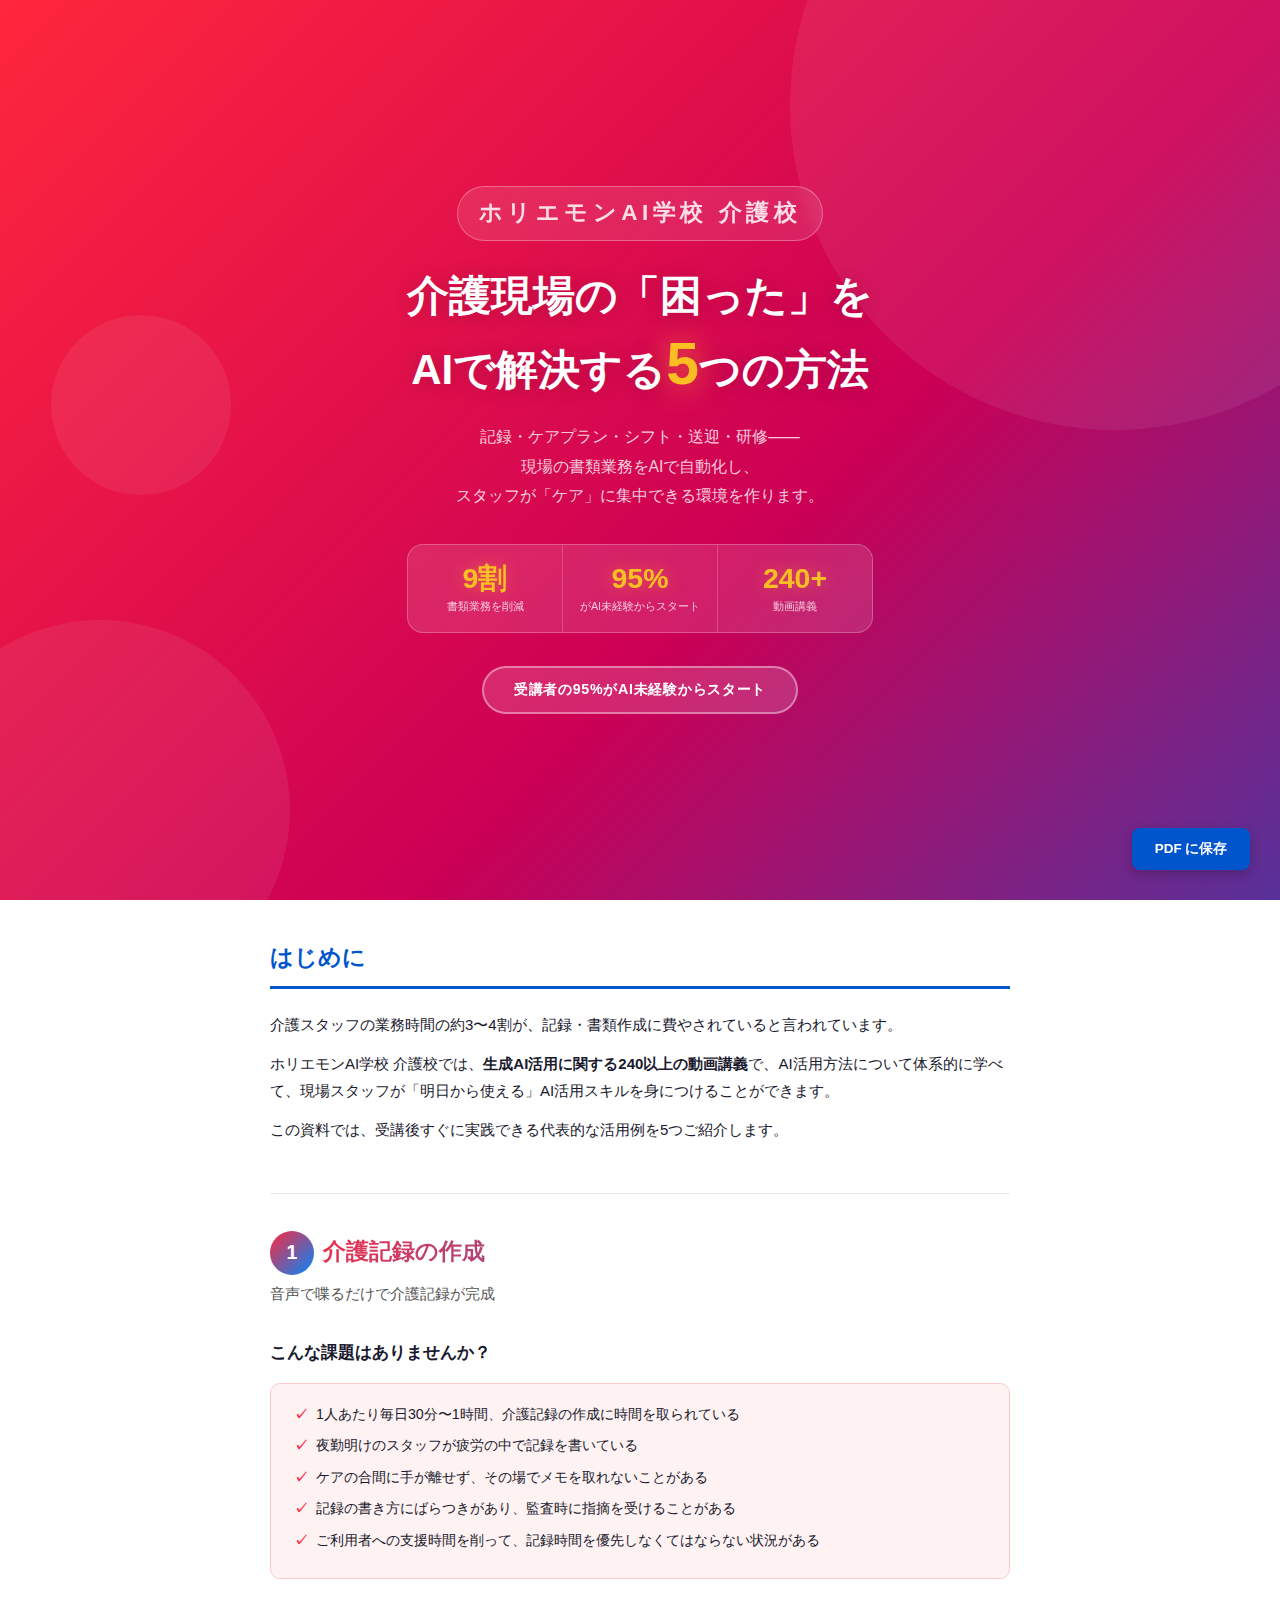
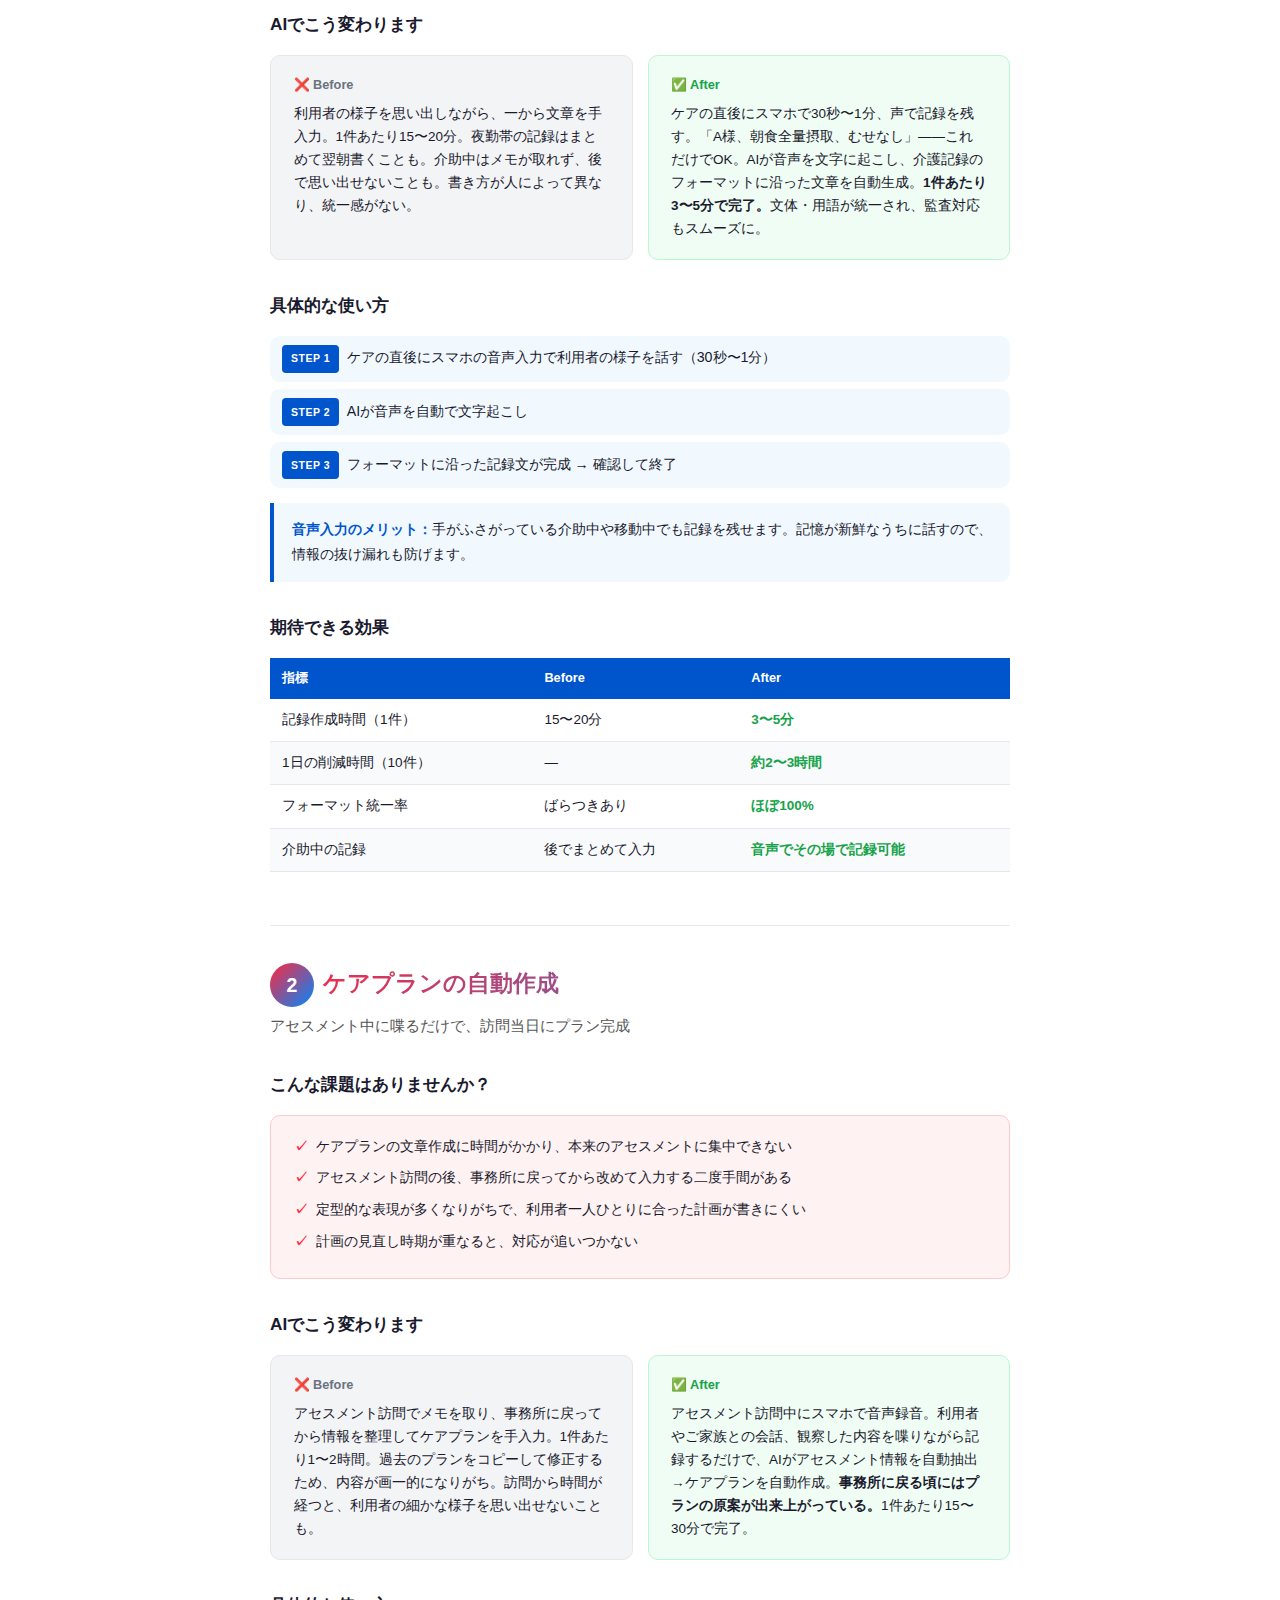
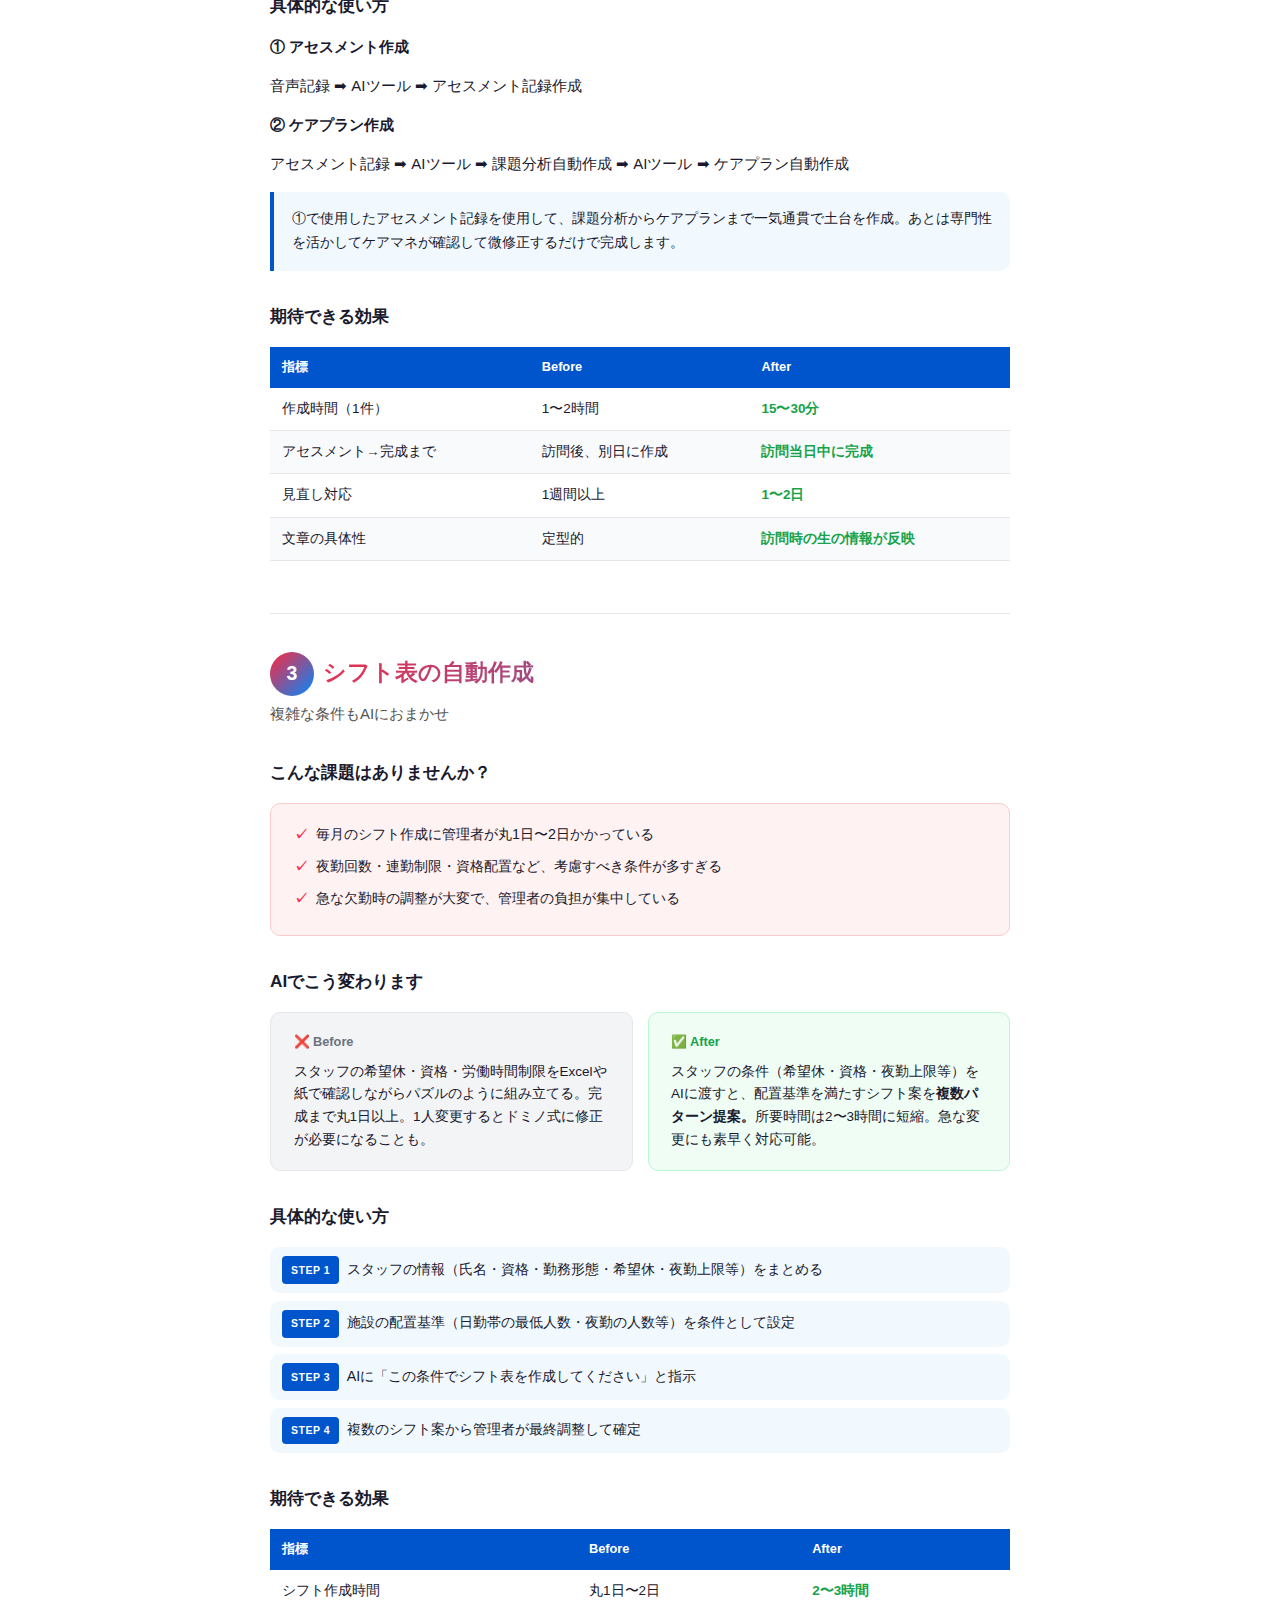
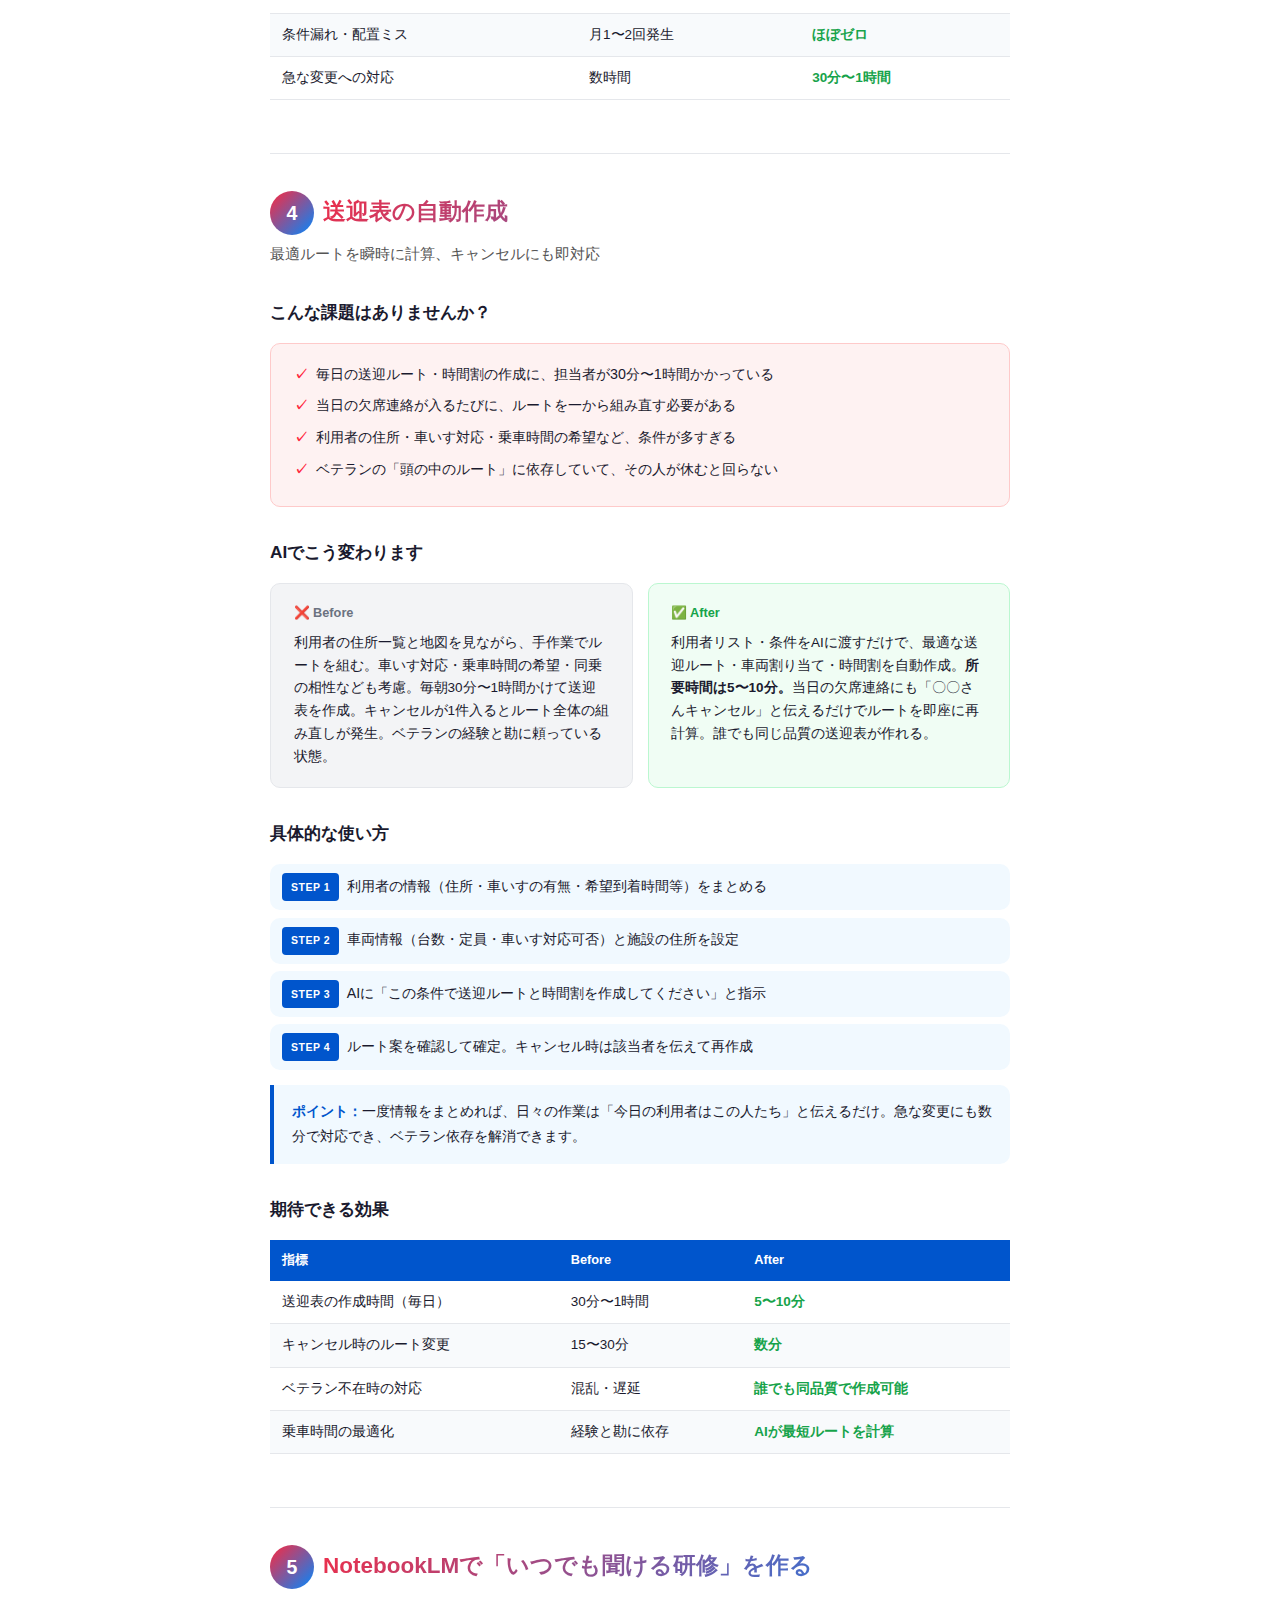
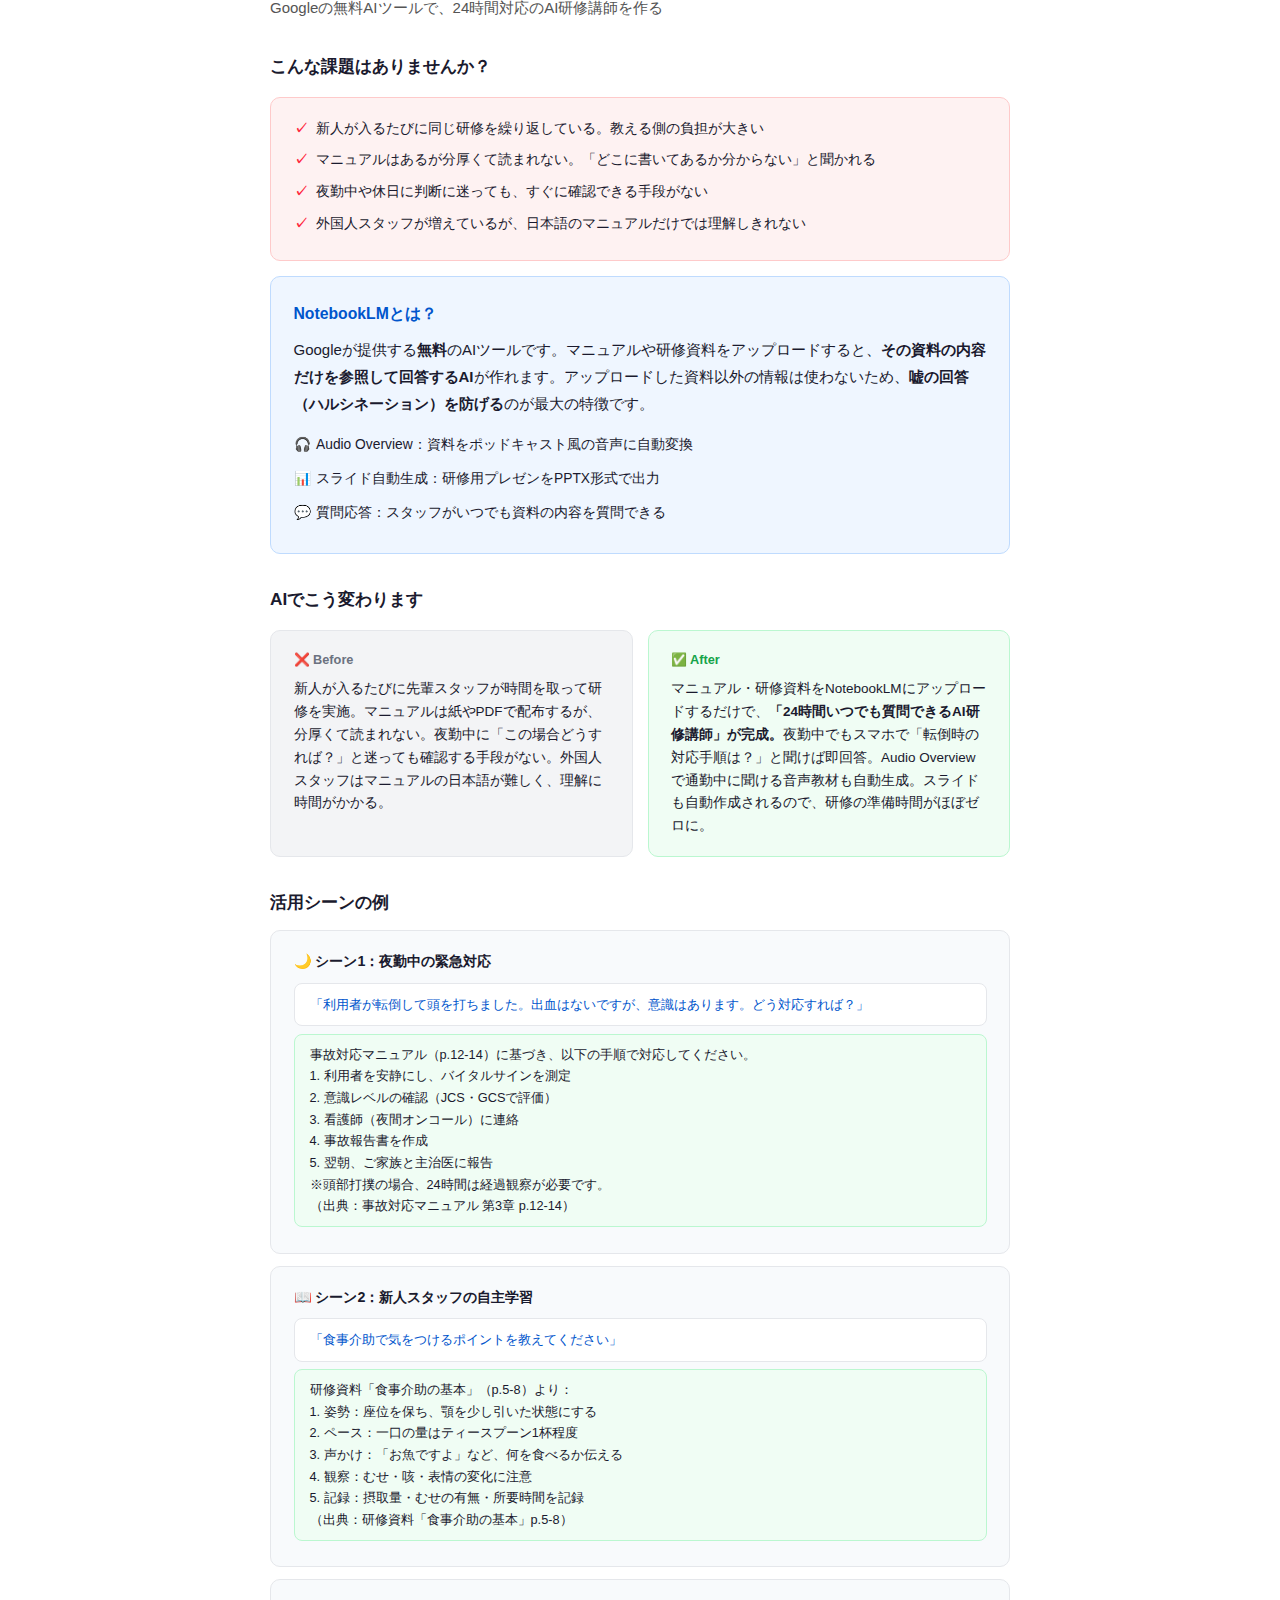
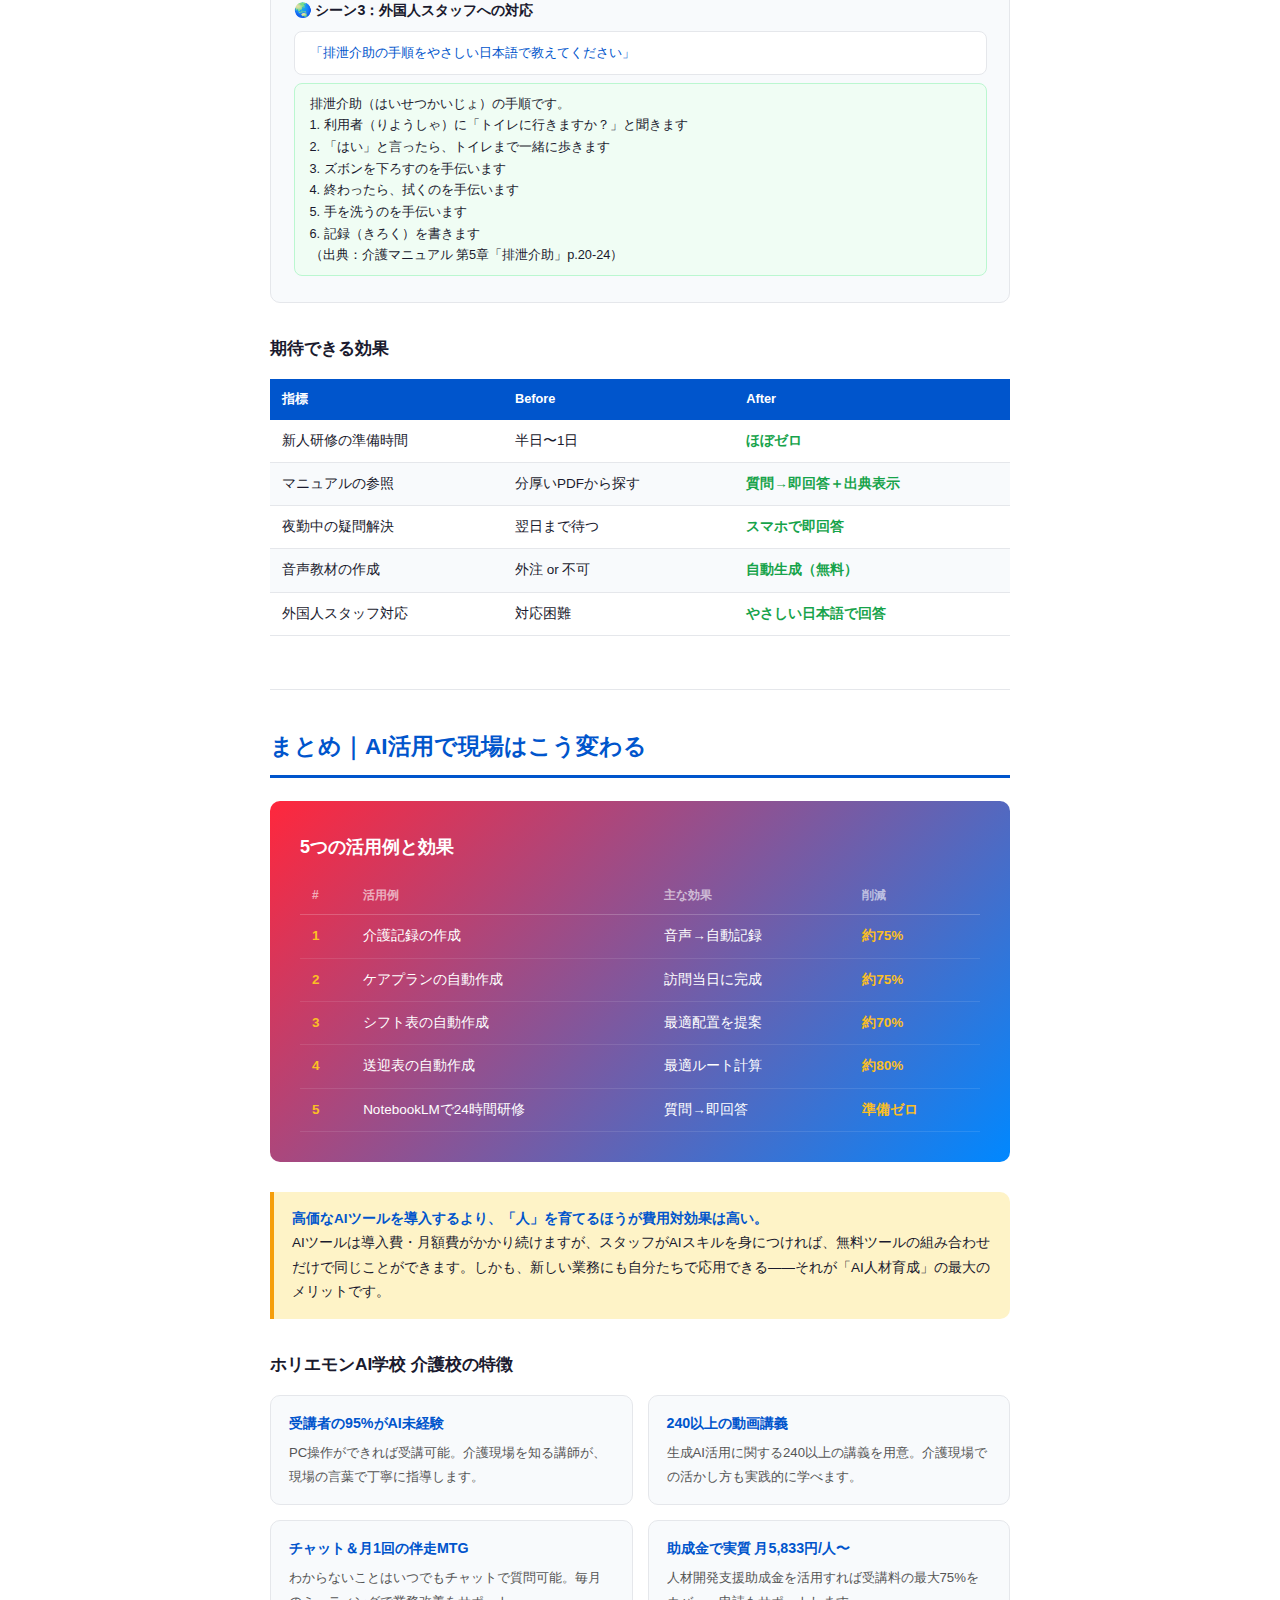
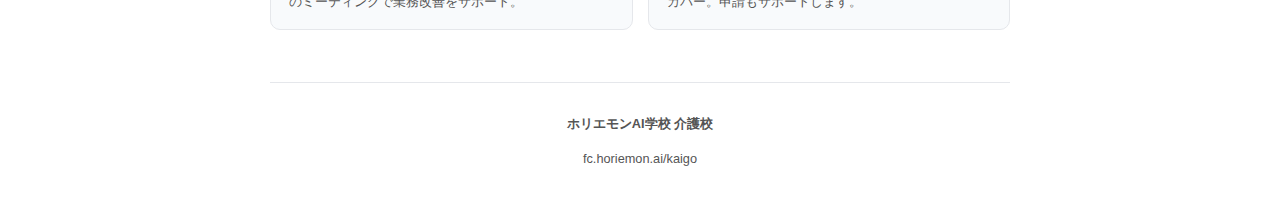
<file: ai-usecase.html>
<!DOCTYPE html>
<html lang="ja">
<head>
<meta charset="UTF-8">
<meta name="viewport" content="width=device-width, initial-scale=1.0">
<title>介護現場のAI活用例｜ホリエモンAI学校 介護校</title>
<style>
/* ========== Base ========== */
*, *::before, *::after { box-sizing: border-box; margin: 0; padding: 0; }
:root {
  --c-primary: #0055cc;
  --c-primary-light: #f1f9ff;
  --c-accent: #ff273c;
  --c-green: #16a34a;
  --c-green-light: #f0fdf4;
  --c-green-border: #bbf7d0;
  --c-gray: #6b7280;
  --c-gray-light: #f3f4f6;
  --c-gray-border: #e5e7eb;
  --c-text: #1a1a2e;
  --c-text-sub: #555;
  --c-bg: #ffffff;
  --radius: 10px;
}
html { font-size: 15px; }
body {
  font-family: "Noto Sans JP", "Hiragino Sans", "Hiragino Kaku Gothic ProN", sans-serif;
  color: var(--c-text);
  background: var(--c-bg);
  line-height: 1.8;
}

/* ========== Print ========== */
@media print {
  body { font-size: 9.5px; line-height: 1.5; }
  /* 背景色・背景画像を印刷時にも出力する */
  * { -webkit-print-color-adjust: exact !important; print-color-adjust: exact !important; color-adjust: exact !important; }
  /* 濃い背景の要素でテキスト色を明示的に指定 */
  .cover, .cover * { color: #fff !important; }
  .cover h1 span { color: #fbbf24 !important; }
  .cover-sub { color: rgba(255,255,255,.7) !important; }
  .cover-badge { color: rgba(255,255,255,.9) !important; }
  .summary-box, .summary-box * { color: #fff !important; }
  .summary-table .num { color: #fbbf24 !important; }
  .summary-table th { color: rgba(255,255,255,.6) !important; }
  .prompt-box, .prompt-box * { color: #e2e8f0 !important; }
  .prompt-label { color: #fbbf24 !important; }
  .effect-table th { color: #fff !important; }
  .steps li::before { color: #fff !important; }
  .page-break { page-break-before: always; }
  /* 活用例1は「はじめに」と同じページに流す（1ページ節約） */
  #usecase1 { page-break-before: auto; }
  .cover { page-break-after: always; animation: none !important; }
  .cover-circle { display: none; }
  .cover-stats { backdrop-filter: none; }
  .no-print { display: none; }
  section { padding: .8rem 1.5rem; }
  /* 見出しの直後でページが切れないようにする */
  h2, h3, h4, .usecase-title, .usecase-subtitle { page-break-after: avoid; }
  /* 表・プロンプト・カードが途中で切れないようにする */
  .effect-table, .prompt-box, .ba-grid, .callout,
  .scene-card, .tool-intro, .summary-box, .feature-grid,
  .steps, .problems { page-break-inside: avoid; }
  /* Before/Afterを1カラムにして切れを防止 */
  .ba-grid { grid-template-columns: 1fr; }
  /* まとめセクションを1ページに収める */
  .feature-grid { grid-template-columns: 1fr 1fr; }
  .summary-box { page-break-inside: avoid; padding: .8rem; }
  .summary-box h3 { margin: 0 0 .4rem; font-size: .95rem; }
  .summary-table td, .summary-table th { padding: .25rem .5rem; font-size: .78rem; }
  .feature-item { padding: .5rem .7rem; }
  .feature-item h4 { font-size: .82rem; margin: 0 0 .2rem; }
  .feature-item p { font-size: .78rem; }
  .callout { padding: .5rem .8rem; margin: .6rem 0; font-size: .82rem; }
  /* フッター */
  .footer { padding: .8rem; }
  /* 余白を詰めて効率よく配置 */
  .container { padding: 0 1.5rem; }
  h2 { font-size: 1.2rem; margin-bottom: .8rem; }
  h3 { margin: .8rem 0 .4rem; font-size: .95rem; }
  .usecase-title { font-size: 1.2rem; }
  .usecase-subtitle { margin-bottom: .8rem; }
  .ba-box { padding: .5rem .8rem; font-size: .8rem; line-height: 1.5; }
  .ba-grid { gap: .5rem; margin: .6rem 0; }
  .prompt-box { font-size: .7rem; padding: .5rem .8rem; line-height: 1.4; }
  .steps { margin: .6rem 0; }
  .steps li { font-size: .8rem; padding: .25rem .5rem .25rem 0; margin-bottom: .2rem; }
  .steps li::before { font-size: .58rem; padding: .15rem .35rem; }
  .effect-table { font-size: .8rem; margin: .6rem 0; }
  .effect-table th, .effect-table td { padding: .3rem .5rem; }
  .problems { padding: .6rem .8rem; margin: .6rem 0; }
  .problems li { font-size: .8rem; margin-bottom: .15rem; }
  .scene-card { padding: .6rem .8rem; margin: .4rem 0; }
  .scene-q, .scene-a { padding: .4rem .8rem; margin: .3rem 0; font-size: .78rem; }
  .scene-a { line-height: 1.4; }
  .tool-intro { padding: .8rem; margin: .6rem 0; }
  .tool-intro h4 { font-size: .95rem; }
  .tool-intro p { font-size: .8rem; }
  .tool-features li { font-size: .8rem; padding: .2rem 0 .2rem 1.3rem; }
  p { margin-bottom: .5rem; }
  section + section { border-top: none; }
}

/* ========== Layout ========== */
.container { max-width: 800px; margin: 0 auto; padding: 0 2rem; }
section { padding: 2.5rem 0; }
section + section { border-top: 1px solid var(--c-gray-border); }

/* ========== Cover ========== */
@keyframes gradientShift {
  0%, 100% { background-position: 0% 50%; }
  50% { background-position: 100% 50%; }
}
@keyframes floatUp {
  0%, 100% { transform: translateY(0); }
  50% { transform: translateY(-18px); }
}
.cover {
  background: linear-gradient(135deg, #ff273c 0%, #cc0055 30%, #0055cc 65%, #0088ff 100%);
  background-size: 200% 200%;
  animation: gradientShift 8s ease infinite;
  color: #fff;
  padding: 6rem 2rem;
  text-align: center;
  min-height: 100vh;
  display: flex;
  align-items: center;
  justify-content: center;
  position: relative;
  overflow: hidden;
}
.cover-inner { max-width: 700px; position: relative; z-index: 1; }
.cover-circle {
  position: absolute;
  border-radius: 50%;
  background: rgba(255,255,255,.07);
  pointer-events: none;
}
.cover-circle--1 { width: 650px; height: 650px; top: -220px; right: -160px; animation: floatUp 9s ease-in-out infinite; }
.cover-circle--2 { width: 380px; height: 380px; bottom: -100px; left: -90px; animation: floatUp 7s ease-in-out infinite reverse; }
.cover-circle--3 { width: 180px; height: 180px; top: 35%; left: 4%; animation: floatUp 5s ease-in-out infinite; }
.cover-label {
  display: inline-block;
  font-size: 1.5rem;
  font-weight: 700;
  letter-spacing: .2em;
  color: rgba(255,255,255,.85);
  margin-bottom: 1.8rem;
  padding: .4rem 1.4rem;
  border: 1px solid rgba(255,255,255,.3);
  border-radius: 30px;
  background: rgba(255,255,255,.1);
  backdrop-filter: blur(6px);
}
.cover h1 {
  font-size: 2.8rem;
  font-weight: 900;
  line-height: 1.35;
  margin-bottom: 1.2rem;
  text-shadow: 0 2px 20px rgba(0,0,0,.2);
}
.cover h1 span {
  color: #fbbf24;
  font-size: 1.4em;
  text-shadow: 0 0 30px rgba(251,191,36,.6);
  display: inline-block;
}
.cover-sub {
  font-size: 1.05rem;
  color: rgba(255,255,255,.8);
  margin-bottom: 2.2rem;
  line-height: 1.9;
}
.cover-stats {
  display: flex;
  justify-content: center;
  gap: 0;
  margin: 0 auto 2.2rem;
  max-width: 540px;
  background: rgba(255,255,255,.12);
  border: 1px solid rgba(255,255,255,.25);
  border-radius: 16px;
  backdrop-filter: blur(10px);
  overflow: hidden;
}
.cover-stat {
  flex: 1;
  padding: 1.2rem 1rem;
  text-align: center;
}
.cover-stat + .cover-stat { border-left: 1px solid rgba(255,255,255,.2); }
.cover-stat-num {
  display: block;
  font-size: 1.9rem;
  font-weight: 900;
  color: #fbbf24;
  line-height: 1.1;
  text-shadow: 0 0 16px rgba(251,191,36,.4);
}
.cover-stat-label {
  display: block;
  font-size: .72rem;
  color: rgba(255,255,255,.75);
  margin-top: .3rem;
  line-height: 1.4;
}
.cover-badge {
  display: inline-block;
  padding: .6rem 2rem;
  background: rgba(255,255,255,.15);
  border: 2px solid rgba(255,255,255,.4);
  border-radius: 30px;
  font-size: .95rem;
  font-weight: 700;
  color: #fff;
  letter-spacing: .05em;
  backdrop-filter: blur(4px);
}

/* ========== Typography ========== */
h2 {
  font-size: 1.5rem;
  font-weight: 800;
  color: var(--c-primary);
  margin-bottom: 1.5rem;
  padding-bottom: .5rem;
  border-bottom: 3px solid var(--c-primary);
}
h3 {
  font-size: 1.15rem;
  font-weight: 700;
  margin: 2rem 0 .8rem;
  color: var(--c-text);
}
h4 {
  font-size: 1rem;
  font-weight: 700;
  margin: 1.2rem 0 .5rem;
}
p { margin-bottom: .8rem; }

/* ========== Use Case Number ========== */
.usecase-num {
  display: inline-flex;
  align-items: center;
  justify-content: center;
  width: 44px;
  height: 44px;
  background: linear-gradient(135deg, #ff273c, #0088ff);
  color: #fff;
  -webkit-text-fill-color: #fff;
  border-radius: 50%;
  font-size: 1.3rem;
  font-weight: 800;
  margin-right: .6rem;
  vertical-align: middle;
}
.usecase-title {
  font-size: 1.5rem;
  font-weight: 800;
  background: linear-gradient(135deg, #ff273c, #0088ff);
  -webkit-background-clip: text;
  -webkit-text-fill-color: transparent;
  background-clip: text;
  margin-bottom: .3rem;
}
.usecase-subtitle {
  font-size: 1rem;
  color: var(--c-text-sub);
  margin-bottom: 1.5rem;
}

/* ========== Problem List ========== */
.problems {
  background: #fef2f2;
  border: 1px solid #fecaca;
  border-radius: var(--radius);
  padding: 1.2rem 1.5rem;
  margin: 1rem 0;
}
.problems li {
  margin-bottom: .4rem;
  list-style: none;
  padding-left: 1.5rem;
  position: relative;
  font-size: .95rem;
}
.problems li::before {
  content: '✓';
  position: absolute;
  left: 0;
  color: var(--c-accent);
  font-weight: 700;
}

/* ========== Before / After ========== */
.ba-grid {
  display: grid;
  grid-template-columns: 1fr 1fr;
  gap: 1rem;
  margin: 1rem 0;
}
@media (max-width: 600px) {
  .ba-grid { grid-template-columns: 1fr; }
}
.ba-box {
  border-radius: var(--radius);
  padding: 1.2rem 1.5rem;
  font-size: .9rem;
  line-height: 1.7;
}
.ba-before {
  background: var(--c-gray-light);
  border: 1px solid var(--c-gray-border);
}
.ba-after {
  background: var(--c-green-light);
  border: 1px solid var(--c-green-border);
}
.ba-label {
  font-weight: 800;
  font-size: .85rem;
  margin-bottom: .5rem;
  display: flex;
  align-items: center;
  gap: .3rem;
}
.ba-before .ba-label { color: var(--c-gray); }
.ba-after .ba-label { color: var(--c-green); }

/* ========== Steps ========== */
.steps {
  margin: 1rem 0;
  padding: 0;
  list-style: none;
  counter-reset: step;
}
.steps li {
  counter-increment: step;
  padding: .6rem 1rem .6rem 0;
  margin-bottom: .5rem;
  background: var(--c-primary-light);
  border-radius: var(--radius);
  font-size: .95rem;
  display: flex;
  align-items: baseline;
  gap: .5rem;
}
.steps li::before {
  content: 'STEP ' counter(step);
  font-size: .7rem;
  font-weight: 800;
  color: #fff;
  background: var(--c-primary);
  padding: .3rem .6rem;
  border-radius: 4px;
  letter-spacing: .05em;
  white-space: nowrap;
  flex-shrink: 0;
  margin-left: .8rem;
}

/* ========== Prompt Box ========== */
.prompt-box {
  background: #1e293b;
  color: #e2e8f0;
  padding: 1.2rem 1.5rem;
  border-radius: var(--radius);
  margin: .8rem 0;
  font-family: "Courier New", monospace;
  font-size: .85rem;
  line-height: 1.7;
  white-space: pre-wrap;
  position: relative;
}
.prompt-label {
  font-size: .7rem;
  font-weight: 700;
  color: #fbbf24;
  letter-spacing: .1em;
  margin-bottom: .5rem;
  font-family: "Noto Sans JP", sans-serif;
}

/* ========== Effect Table ========== */
.effect-table {
  width: 100%;
  border-collapse: collapse;
  margin: 1rem 0;
  font-size: .9rem;
}
.effect-table th {
  background: var(--c-primary);
  color: #fff;
  padding: .6rem .8rem;
  text-align: left;
  font-weight: 700;
  font-size: .85rem;
}
.effect-table td {
  padding: .6rem .8rem;
  border-bottom: 1px solid var(--c-gray-border);
}
.effect-table tr:nth-child(even) td {
  background: #f8fafc;
}
.effect-table .highlight {
  color: var(--c-green);
  font-weight: 700;
}

/* ========== Callout ========== */
.callout {
  border-left: 4px solid var(--c-primary);
  background: var(--c-primary-light);
  padding: 1rem 1.2rem;
  margin: 1rem 0;
  border-radius: 0 var(--radius) var(--radius) 0;
  font-size: .9rem;
}
.callout strong { color: var(--c-primary); }

/* ========== Scene Card ========== */
.scene-card {
  background: #f8fafc;
  border: 1px solid var(--c-gray-border);
  border-radius: var(--radius);
  padding: 1.2rem 1.5rem;
  margin: .8rem 0;
}
.scene-card h4 {
  font-size: .95rem;
  margin: 0 0 .5rem;
}
.scene-q {
  background: #fff;
  border: 1px solid var(--c-gray-border);
  border-radius: 8px;
  padding: .6rem 1rem;
  margin: .5rem 0;
  font-size: .88rem;
  color: var(--c-primary);
}
.scene-a {
  background: var(--c-green-light);
  border: 1px solid var(--c-green-border);
  border-radius: 8px;
  padding: .6rem 1rem;
  margin: .5rem 0;
  font-size: .85rem;
  line-height: 1.7;
  white-space: pre-wrap;
}

/* ========== Summary Section ========== */
.summary-box {
  background: linear-gradient(135deg, #ff273c 0%, #0088ff 100%);
  color: #fff;
  border-radius: var(--radius);
  padding: 2rem;
  margin: 1.5rem 0;
}
.summary-box h3 {
  color: #fff;
  font-size: 1.2rem;
  margin: 0 0 1rem;
}
.summary-table {
  width: 100%;
  border-collapse: collapse;
  font-size: .9rem;
}
.summary-table th {
  padding: .5rem .8rem;
  text-align: left;
  color: rgba(255,255,255,.6);
  font-size: .8rem;
  border-bottom: 1px solid rgba(255,255,255,.2);
}
.summary-table td {
  padding: .6rem .8rem;
  border-bottom: 1px solid rgba(255,255,255,.1);
  color: #fff;
}
.summary-table .num { color: #fbbf24; font-weight: 700; }

/* ========== Feature Grid ========== */
.feature-grid {
  display: grid;
  grid-template-columns: 1fr 1fr;
  gap: 1rem;
  margin: 1rem 0;
}
@media (max-width: 600px) {
  .feature-grid { grid-template-columns: 1fr; }
}
.feature-item {
  background: #f8fafc;
  border: 1px solid var(--c-gray-border);
  border-radius: var(--radius);
  padding: 1rem 1.2rem;
}
.feature-item h4 {
  margin: 0 0 .3rem;
  font-size: .95rem;
  color: var(--c-primary);
}
.feature-item p {
  font-size: .88rem;
  color: var(--c-text-sub);
  margin: 0;
}

/* ========== CTA ========== */
.cta-section {
  text-align: center;
  padding: 3rem 0;
}
.cta-section h2 {
  border-bottom: none;
  font-size: 1.6rem;
}
.cta-btn {
  display: inline-block;
  padding: .8rem 2.5rem;
  background: var(--c-accent);
  color: #fff;
  border-radius: 8px;
  font-size: 1.1rem;
  font-weight: 700;
  text-decoration: none;
  margin: .5rem;
}
.cta-btn-sub {
  background: transparent;
  color: var(--c-primary);
  border: 2px solid var(--c-primary);
}

/* ========== Footer ========== */
.footer {
  text-align: center;
  padding: 2rem;
  color: var(--c-text-sub);
  font-size: .85rem;
  border-top: 1px solid var(--c-gray-border);
}

/* ========== Notebook LM Box ========== */
.tool-intro {
  background: #eff6ff;
  border: 1px solid #bfdbfe;
  border-radius: var(--radius);
  padding: 1.5rem;
  margin: 1rem 0;
}
.tool-intro h4 {
  color: var(--c-primary);
  margin: 0 0 .5rem;
  font-size: 1.05rem;
}
.tool-features {
  list-style: none;
  padding: 0;
  margin: .5rem 0 0;
}
.tool-features li {
  padding: .3rem 0 .3rem 1.5rem;
  position: relative;
  font-size: .92rem;
}
.tool-features li::before {
  content: attr(data-icon);
  position: absolute;
  left: 0;
}

/* ========== Print Button ========== */
.print-btn {
  position: fixed;
  bottom: 2rem;
  right: 2rem;
  padding: .8rem 1.5rem;
  background: var(--c-primary);
  color: #fff;
  border: none;
  border-radius: 8px;
  font-size: .9rem;
  font-weight: 700;
  cursor: pointer;
  box-shadow: 0 4px 12px rgba(0,0,0,.2);
  z-index: 100;
  font-family: "Noto Sans JP", sans-serif;
}
.print-btn:hover { background: #0044bb; }
@media print { .print-btn { display: none; } }
</style>
</head>
<body>

<!-- 印刷ボタン -->
<button class="print-btn no-print" onclick="window.print()">PDF に保存</button>

<!-- ========== 表紙 ========== -->
<div class="cover">
<div class="cover-circle cover-circle--1"></div>
<div class="cover-circle cover-circle--2"></div>
<div class="cover-circle cover-circle--3"></div>
<div class="cover-inner">
<p class="cover-label">ホリエモンAI学校 介護校</p>
<h1>介護現場の「困った」を<br>AIで解決する<span>5</span>つの方法</h1>
<p class="cover-sub">記録・ケアプラン・シフト・送迎・研修——<br>現場の書類業務をAIで自動化し、<br>スタッフが「ケア」に集中できる環境を作ります。</p>
<div class="cover-stats">
<div class="cover-stat"><span class="cover-stat-num">9割</span><span class="cover-stat-label">書類業務を削減</span></div>
<div class="cover-stat"><span class="cover-stat-num">95%</span><span class="cover-stat-label">がAI未経験からスタート</span></div>
<div class="cover-stat"><span class="cover-stat-num">240+</span><span class="cover-stat-label">動画講義</span></div>
</div>
<span class="cover-badge">受講者の95%がAI未経験からスタート</span>
</div>
</div>

<!-- ========== はじめに ========== -->
<div class="container">
<section>
<h2>はじめに</h2>
<p>介護スタッフの業務時間の約3〜4割が、記録・書類作成に費やされていると言われています。</p>
<p>ホリエモンAI学校 介護校では、<strong>生成AI活用に関する240以上の動画講義</strong>で、AI活用方法について体系的に学べて、現場スタッフが「明日から使える」AI活用スキルを身につけることができます。</p>
<p>この資料では、受講後すぐに実践できる代表的な活用例を5つご紹介します。</p>
</section>

<!-- ========== 活用例 1 ========== -->
<section class="page-break" id="usecase1">
<div class="usecase-title"><span class="usecase-num">1</span>介護記録の作成</div>
<p class="usecase-subtitle">音声で喋るだけで介護記録が完成</p>

<h3>こんな課題はありませんか？</h3>
<ul class="problems">
<li>1人あたり毎日30分〜1時間、介護記録の作成に時間を取られている</li>
<li>夜勤明けのスタッフが疲労の中で記録を書いている</li>
<li>ケアの合間に手が離せず、その場でメモを取れないことがある</li>
<li>記録の書き方にばらつきがあり、監査時に指摘を受けることがある</li>
<li>ご利用者への支援時間を削って、記録時間を優先しなくてはならない状況がある</li>
</ul>

<h3>AIでこう変わります</h3>
<div class="ba-grid">
<div class="ba-box ba-before">
<div class="ba-label">&#x274C; Before</div>
利用者の様子を思い出しながら、一から文章を手入力。1件あたり15〜20分。夜勤帯の記録はまとめて翌朝書くことも。介助中はメモが取れず、後で思い出せないことも。書き方が人によって異なり、統一感がない。
</div>
<div class="ba-box ba-after">
<div class="ba-label">&#x2705; After</div>
ケアの直後にスマホで30秒〜1分、声で記録を残す。「A様、朝食全量摂取、むせなし」——これだけでOK。AIが音声を文字に起こし、介護記録のフォーマットに沿った文章を自動生成。<strong>1件あたり3〜5分で完了。</strong>文体・用語が統一され、監査対応もスムーズに。
</div>
</div>

<h3>具体的な使い方</h3>
<ol class="steps">
<li>ケアの直後にスマホの音声入力で利用者の様子を話す（30秒〜1分）</li>
<li>AIが音声を自動で文字起こし</li>
<li>フォーマットに沿った記録文が完成 → 確認して終了</li>
</ol>

<div class="callout">
<strong>音声入力のメリット：</strong>手がふさがっている介助中や移動中でも記録を残せます。記憶が新鮮なうちに話すので、情報の抜け漏れも防げます。
</div>


<h3>期待できる効果</h3>
<table class="effect-table">
<thead><tr><th>指標</th><th>Before</th><th>After</th></tr></thead>
<tbody>
<tr><td>記録作成時間（1件）</td><td>15〜20分</td><td class="highlight">3〜5分</td></tr>
<tr><td>1日の削減時間（10件）</td><td>—</td><td class="highlight">約2〜3時間</td></tr>
<tr><td>フォーマット統一率</td><td>ばらつきあり</td><td class="highlight">ほぼ100%</td></tr>
<tr><td>介助中の記録</td><td>後でまとめて入力</td><td class="highlight">音声でその場で記録可能</td></tr>
</tbody>
</table>
</section>

<!-- ========== 活用例 2 ========== -->
<section class="page-break">
<div class="usecase-title"><span class="usecase-num">2</span>ケアプランの自動作成</div>
<p class="usecase-subtitle">アセスメント中に喋るだけで、訪問当日にプラン完成</p>

<h3>こんな課題はありませんか？</h3>
<ul class="problems">
<li>ケアプランの文章作成に時間がかかり、本来のアセスメントに集中できない</li>
<li>アセスメント訪問の後、事務所に戻ってから改めて入力する二度手間がある</li>
<li>定型的な表現が多くなりがちで、利用者一人ひとりに合った計画が書きにくい</li>
<li>計画の見直し時期が重なると、対応が追いつかない</li>
</ul>

<h3>AIでこう変わります</h3>
<div class="ba-grid">
<div class="ba-box ba-before">
<div class="ba-label">&#x274C; Before</div>
アセスメント訪問でメモを取り、事務所に戻ってから情報を整理してケアプランを手入力。1件あたり1〜2時間。過去のプランをコピーして修正するため、内容が画一的になりがち。訪問から時間が経つと、利用者の細かな様子を思い出せないことも。
</div>
<div class="ba-box ba-after">
<div class="ba-label">&#x2705; After</div>
アセスメント訪問中にスマホで音声録音。利用者やご家族との会話、観察した内容を喋りながら記録するだけで、AIがアセスメント情報を自動抽出→ケアプランを自動作成。<strong>事務所に戻る頃にはプランの原案が出来上がっている。</strong>1件あたり15〜30分で完了。
</div>
</div>

<h3>具体的な使い方</h3>
<p><strong>① アセスメント作成</strong></p>
<p>音声記録 ➡ AIツール ➡ アセスメント記録作成</p>
<p><strong>② ケアプラン作成</strong></p>
<p>アセスメント記録 ➡ AIツール ➡ 課題分析自動作成 ➡ AIツール ➡ ケアプラン自動作成</p>

<div class="callout">
①で使用したアセスメント記録を使用して、課題分析からケアプランまで一気通貫で土台を作成。あとは専門性を活かしてケアマネが確認して微修正するだけで完成します。
</div>


<h3>期待できる効果</h3>
<table class="effect-table">
<thead><tr><th>指標</th><th>Before</th><th>After</th></tr></thead>
<tbody>
<tr><td>作成時間（1件）</td><td>1〜2時間</td><td class="highlight">15〜30分</td></tr>
<tr><td>アセスメント→完成まで</td><td>訪問後、別日に作成</td><td class="highlight">訪問当日中に完成</td></tr>
<tr><td>見直し対応</td><td>1週間以上</td><td class="highlight">1〜2日</td></tr>
<tr><td>文章の具体性</td><td>定型的</td><td class="highlight">訪問時の生の情報が反映</td></tr>
</tbody>
</table>
</section>

<!-- ========== 活用例 3 ========== -->
<section class="page-break">
<div class="usecase-title"><span class="usecase-num">3</span>シフト表の自動作成</div>
<p class="usecase-subtitle">複雑な条件もAIにおまかせ</p>

<h3>こんな課題はありませんか？</h3>
<ul class="problems">
<li>毎月のシフト作成に管理者が丸1日〜2日かかっている</li>
<li>夜勤回数・連勤制限・資格配置など、考慮すべき条件が多すぎる</li>
<li>急な欠勤時の調整が大変で、管理者の負担が集中している</li>
</ul>

<h3>AIでこう変わります</h3>
<div class="ba-grid">
<div class="ba-box ba-before">
<div class="ba-label">&#x274C; Before</div>
スタッフの希望休・資格・労働時間制限をExcelや紙で確認しながらパズルのように組み立てる。完成まで丸1日以上。1人変更するとドミノ式に修正が必要になることも。
</div>
<div class="ba-box ba-after">
<div class="ba-label">&#x2705; After</div>
スタッフの条件（希望休・資格・夜勤上限等）をAIに渡すと、配置基準を満たすシフト案を<strong>複数パターン提案。</strong>所要時間は2〜3時間に短縮。急な変更にも素早く対応可能。
</div>
</div>

<h3>具体的な使い方</h3>
<ol class="steps">
<li>スタッフの情報（氏名・資格・勤務形態・希望休・夜勤上限等）をまとめる</li>
<li>施設の配置基準（日勤帯の最低人数・夜勤の人数等）を条件として設定</li>
<li>AIに「この条件でシフト表を作成してください」と指示</li>
<li>複数のシフト案から管理者が最終調整して確定</li>
</ol>

<h3>期待できる効果</h3>
<table class="effect-table">
<thead><tr><th>指標</th><th>Before</th><th>After</th></tr></thead>
<tbody>
<tr><td>シフト作成時間</td><td>丸1日〜2日</td><td class="highlight">2〜3時間</td></tr>
<tr><td>条件漏れ・配置ミス</td><td>月1〜2回発生</td><td class="highlight">ほぼゼロ</td></tr>
<tr><td>急な変更への対応</td><td>数時間</td><td class="highlight">30分〜1時間</td></tr>
</tbody>
</table>
</section>

<!-- ========== 活用例 4 ========== -->
<section class="page-break">
<div class="usecase-title"><span class="usecase-num">4</span>送迎表の自動作成</div>
<p class="usecase-subtitle">最適ルートを瞬時に計算、キャンセルにも即対応</p>

<h3>こんな課題はありませんか？</h3>
<ul class="problems">
<li>毎日の送迎ルート・時間割の作成に、担当者が30分〜1時間かかっている</li>
<li>当日の欠席連絡が入るたびに、ルートを一から組み直す必要がある</li>
<li>利用者の住所・車いす対応・乗車時間の希望など、条件が多すぎる</li>
<li>ベテランの「頭の中のルート」に依存していて、その人が休むと回らない</li>
</ul>

<h3>AIでこう変わります</h3>
<div class="ba-grid">
<div class="ba-box ba-before">
<div class="ba-label">&#x274C; Before</div>
利用者の住所一覧と地図を見ながら、手作業でルートを組む。車いす対応・乗車時間の希望・同乗の相性なども考慮。毎朝30分〜1時間かけて送迎表を作成。キャンセルが1件入るとルート全体の組み直しが発生。ベテランの経験と勘に頼っている状態。
</div>
<div class="ba-box ba-after">
<div class="ba-label">&#x2705; After</div>
利用者リスト・条件をAIに渡すだけで、最適な送迎ルート・車両割り当て・時間割を自動作成。<strong>所要時間は5〜10分。</strong>当日の欠席連絡にも「〇〇さんキャンセル」と伝えるだけでルートを即座に再計算。誰でも同じ品質の送迎表が作れる。
</div>
</div>

<h3>具体的な使い方</h3>
<ol class="steps">
<li>利用者の情報（住所・車いすの有無・希望到着時間等）をまとめる</li>
<li>車両情報（台数・定員・車いす対応可否）と施設の住所を設定</li>
<li>AIに「この条件で送迎ルートと時間割を作成してください」と指示</li>
<li>ルート案を確認して確定。キャンセル時は該当者を伝えて再作成</li>
</ol>

<div class="callout">
<strong>ポイント：</strong>一度情報をまとめれば、日々の作業は「今日の利用者はこの人たち」と伝えるだけ。急な変更にも数分で対応でき、ベテラン依存を解消できます。
</div>

<h3>期待できる効果</h3>
<table class="effect-table">
<thead><tr><th>指標</th><th>Before</th><th>After</th></tr></thead>
<tbody>
<tr><td>送迎表の作成時間（毎日）</td><td>30分〜1時間</td><td class="highlight">5〜10分</td></tr>
<tr><td>キャンセル時のルート変更</td><td>15〜30分</td><td class="highlight">数分</td></tr>
<tr><td>ベテラン不在時の対応</td><td>混乱・遅延</td><td class="highlight">誰でも同品質で作成可能</td></tr>
<tr><td>乗車時間の最適化</td><td>経験と勘に依存</td><td class="highlight">AIが最短ルートを計算</td></tr>
</tbody>
</table>
</section>

<!-- ========== 活用例 5 ========== -->
<section class="page-break">
<div class="usecase-title"><span class="usecase-num">5</span>NotebookLMで「いつでも聞ける研修」を作る</div>
<p class="usecase-subtitle">Googleの無料AIツールで、24時間対応のAI研修講師を作る</p>

<h3>こんな課題はありませんか？</h3>
<ul class="problems">
<li>新人が入るたびに同じ研修を繰り返している。教える側の負担が大きい</li>
<li>マニュアルはあるが分厚くて読まれない。「どこに書いてあるか分からない」と聞かれる</li>
<li>夜勤中や休日に判断に迷っても、すぐに確認できる手段がない</li>
<li>外国人スタッフが増えているが、日本語のマニュアルだけでは理解しきれない</li>
</ul>

<div class="tool-intro">
<h4>NotebookLMとは？</h4>
<p>Googleが提供する<strong>無料</strong>のAIツールです。マニュアルや研修資料をアップロードすると、<strong>その資料の内容だけを参照して回答するAI</strong>が作れます。アップロードした資料以外の情報は使わないため、<strong>嘘の回答（ハルシネーション）を防げる</strong>のが最大の特徴です。</p>
<ul class="tool-features">
<li data-icon="🎧">Audio Overview：資料をポッドキャスト風の音声に自動変換</li>
<li data-icon="📊">スライド自動生成：研修用プレゼンをPPTX形式で出力</li>
<li data-icon="💬">質問応答：スタッフがいつでも資料の内容を質問できる</li>
</ul>
</div>

<h3>AIでこう変わります</h3>
<div class="ba-grid">
<div class="ba-box ba-before">
<div class="ba-label">&#x274C; Before</div>
新人が入るたびに先輩スタッフが時間を取って研修を実施。マニュアルは紙やPDFで配布するが、分厚くて読まれない。夜勤中に「この場合どうすれば？」と迷っても確認する手段がない。外国人スタッフはマニュアルの日本語が難しく、理解に時間がかかる。
</div>
<div class="ba-box ba-after">
<div class="ba-label">&#x2705; After</div>
マニュアル・研修資料をNotebookLMにアップロードするだけで、<strong>「24時間いつでも質問できるAI研修講師」が完成。</strong>夜勤中でもスマホで「転倒時の対応手順は？」と聞けば即回答。Audio Overviewで通勤中に聞ける音声教材も自動生成。スライドも自動作成されるので、研修の準備時間がほぼゼロに。
</div>
</div>

<h3>活用シーンの例</h3>

<div class="scene-card">
<h4>🌙 シーン1：夜勤中の緊急対応</h4>
<div class="scene-q">「利用者が転倒して頭を打ちました。出血はないですが、意識はあります。どう対応すれば？」</div>
<div class="scene-a">事故対応マニュアル（p.12-14）に基づき、以下の手順で対応してください。
1. 利用者を安静にし、バイタルサインを測定
2. 意識レベルの確認（JCS・GCSで評価）
3. 看護師（夜間オンコール）に連絡
4. 事故報告書を作成
5. 翌朝、ご家族と主治医に報告
※頭部打撲の場合、24時間は経過観察が必要です。
（出典：事故対応マニュアル 第3章 p.12-14）</div>
</div>

<div class="scene-card">
<h4>📖 シーン2：新人スタッフの自主学習</h4>
<div class="scene-q">「食事介助で気をつけるポイントを教えてください」</div>
<div class="scene-a">研修資料「食事介助の基本」（p.5-8）より：
1. 姿勢：座位を保ち、顎を少し引いた状態にする
2. ペース：一口の量はティースプーン1杯程度
3. 声かけ：「お魚ですよ」など、何を食べるか伝える
4. 観察：むせ・咳・表情の変化に注意
5. 記録：摂取量・むせの有無・所要時間を記録
（出典：研修資料「食事介助の基本」p.5-8）</div>
</div>

<div class="scene-card">
<h4>🌏 シーン3：外国人スタッフへの対応</h4>
<div class="scene-q">「排泄介助の手順をやさしい日本語で教えてください」</div>
<div class="scene-a">排泄介助（はいせつかいじょ）の手順です。
1. 利用者（りようしゃ）に「トイレに行きますか？」と聞きます
2. 「はい」と言ったら、トイレまで一緒に歩きます
3. ズボンを下ろすのを手伝います
4. 終わったら、拭くのを手伝います
5. 手を洗うのを手伝います
6. 記録（きろく）を書きます
（出典：介護マニュアル 第5章「排泄介助」p.20-24）</div>
</div>

<h3>期待できる効果</h3>
<table class="effect-table">
<thead><tr><th>指標</th><th>Before</th><th>After</th></tr></thead>
<tbody>
<tr><td>新人研修の準備時間</td><td>半日〜1日</td><td class="highlight">ほぼゼロ</td></tr>
<tr><td>マニュアルの参照</td><td>分厚いPDFから探す</td><td class="highlight">質問→即回答＋出典表示</td></tr>
<tr><td>夜勤中の疑問解決</td><td>翌日まで待つ</td><td class="highlight">スマホで即回答</td></tr>
<tr><td>音声教材の作成</td><td>外注 or 不可</td><td class="highlight">自動生成（無料）</td></tr>
<tr><td>外国人スタッフ対応</td><td>対応困難</td><td class="highlight">やさしい日本語で回答</td></tr>
</tbody>
</table>
</section>

<!-- ========== まとめ ========== -->
<section class="page-break">
<h2>まとめ｜AI活用で現場はこう変わる</h2>

<div class="summary-box">
<h3>5つの活用例と効果</h3>
<table class="summary-table">
<thead><tr><th>#</th><th>活用例</th><th>主な効果</th><th>削減</th></tr></thead>
<tbody>
<tr><td class="num">1</td><td>介護記録の作成</td><td>音声→自動記録</td><td class="num">約75%</td></tr>
<tr><td class="num">2</td><td>ケアプランの自動作成</td><td>訪問当日に完成</td><td class="num">約75%</td></tr>
<tr><td class="num">3</td><td>シフト表の自動作成</td><td>最適配置を提案</td><td class="num">約70%</td></tr>
<tr><td class="num">4</td><td>送迎表の自動作成</td><td>最適ルート計算</td><td class="num">約80%</td></tr>
<tr><td class="num">5</td><td>NotebookLMで24時間研修</td><td>質問→即回答</td><td class="num">準備ゼロ</td></tr>
</tbody>
</table>
</div>

<div class="callout" style="border-left-color: #f59e0b; background: #fef3c7; margin: 2rem 0;">
<strong>高価なAIツールを導入するより、「人」を育てるほうが費用対効果は高い。</strong><br>
AIツールは導入費・月額費がかかり続けますが、スタッフがAIスキルを身につければ、無料ツールの組み合わせだけで同じことができます。しかも、新しい業務にも自分たちで応用できる——それが「AI人材育成」の最大のメリットです。
</div>

<h3>ホリエモンAI学校 介護校の特徴</h3>
<div class="feature-grid">
<div class="feature-item">
<h4>受講者の95%がAI未経験</h4>
<p>PC操作ができれば受講可能。介護現場を知る講師が、現場の言葉で丁寧に指導します。</p>
</div>
<div class="feature-item">
<h4>240以上の動画講義</h4>
<p>生成AI活用に関する240以上の講義を用意。介護現場での活かし方も実践的に学べます。</p>
</div>
<div class="feature-item">
<h4>チャット＆月1回の伴走MTG</h4>
<p>わからないことはいつでもチャットで質問可能。毎月のミーティングで業務改善をサポート。</p>
</div>
<div class="feature-item">
<h4>助成金で実質 月5,833円/人〜</h4>
<p>人材開発支援助成金を活用すれば受講料の最大75%をカバー。申請もサポートします。</p>
</div>
</div>
</section>

<div class="footer">
<p><strong>ホリエモンAI学校 介護校</strong></p>
<p>fc.horiemon.ai/kaigo</p>
</div>

</div><!-- /.container -->

</body>
</html>
</file>
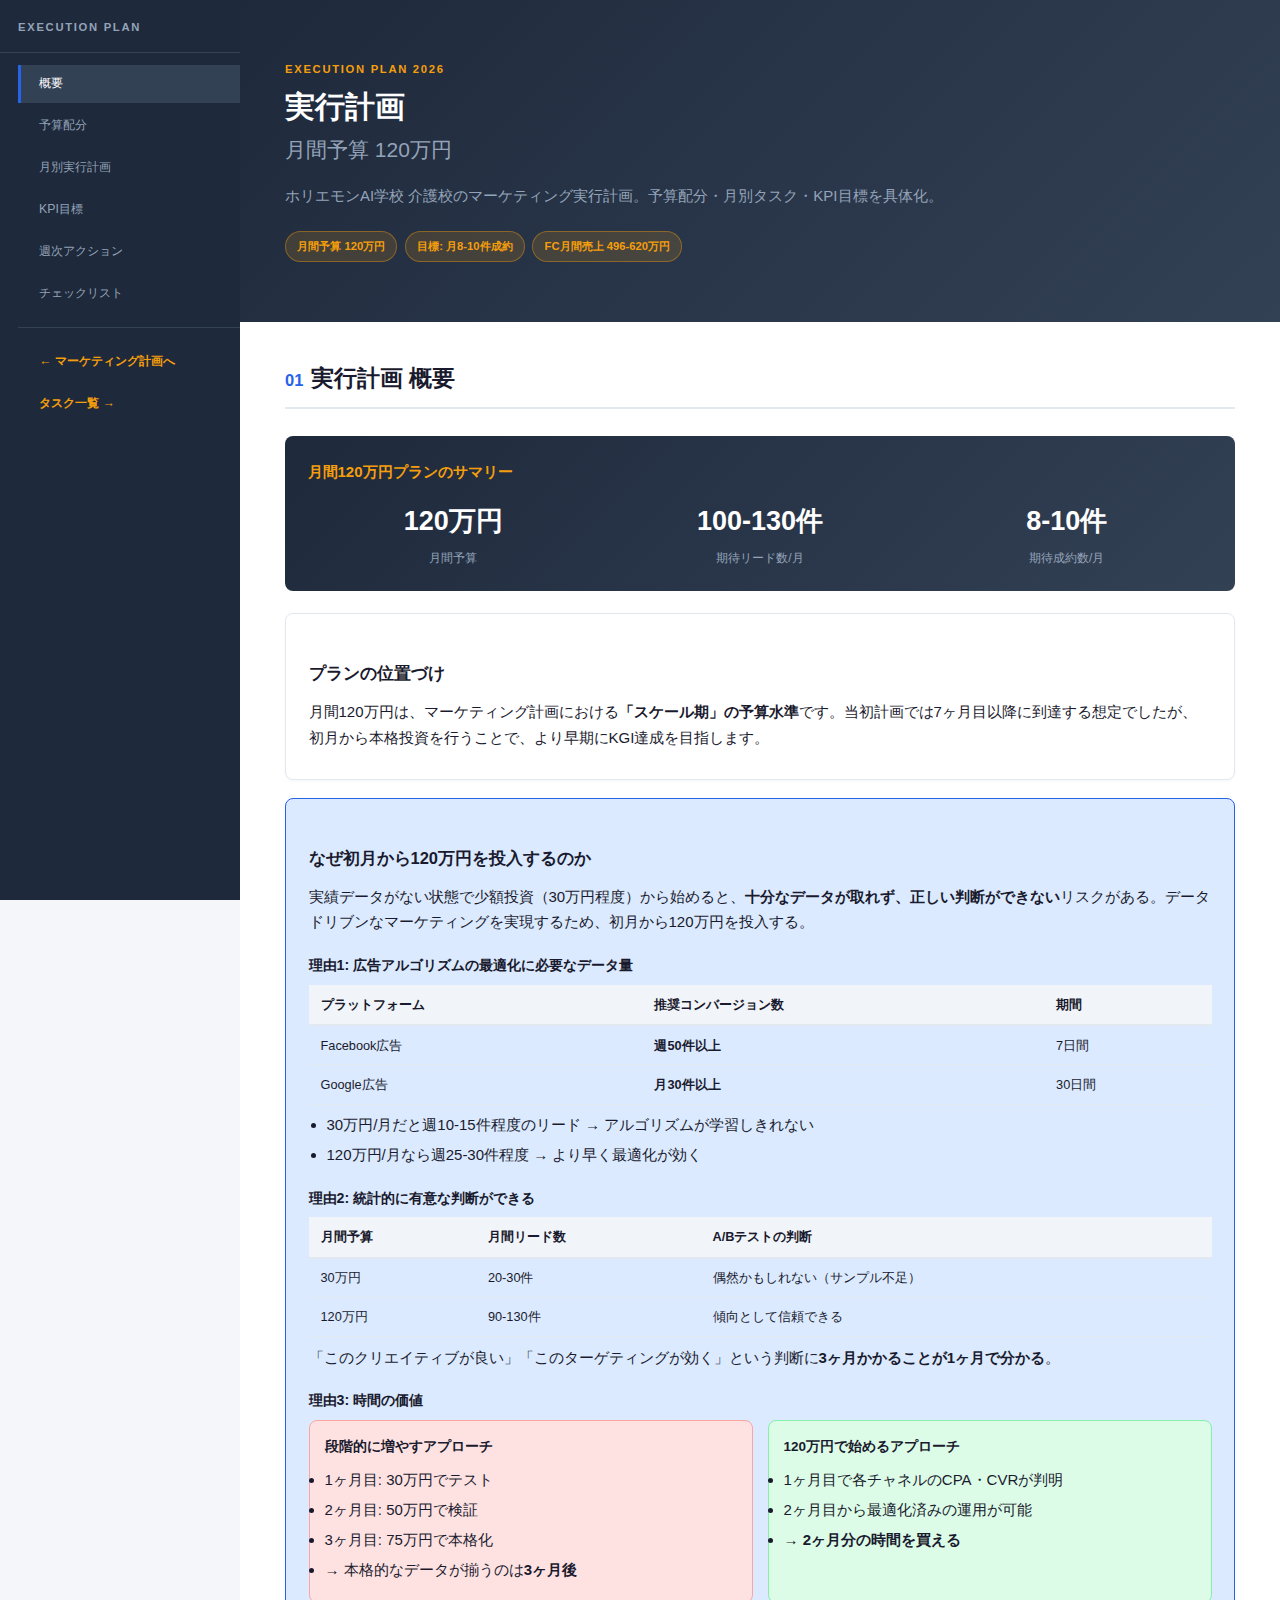
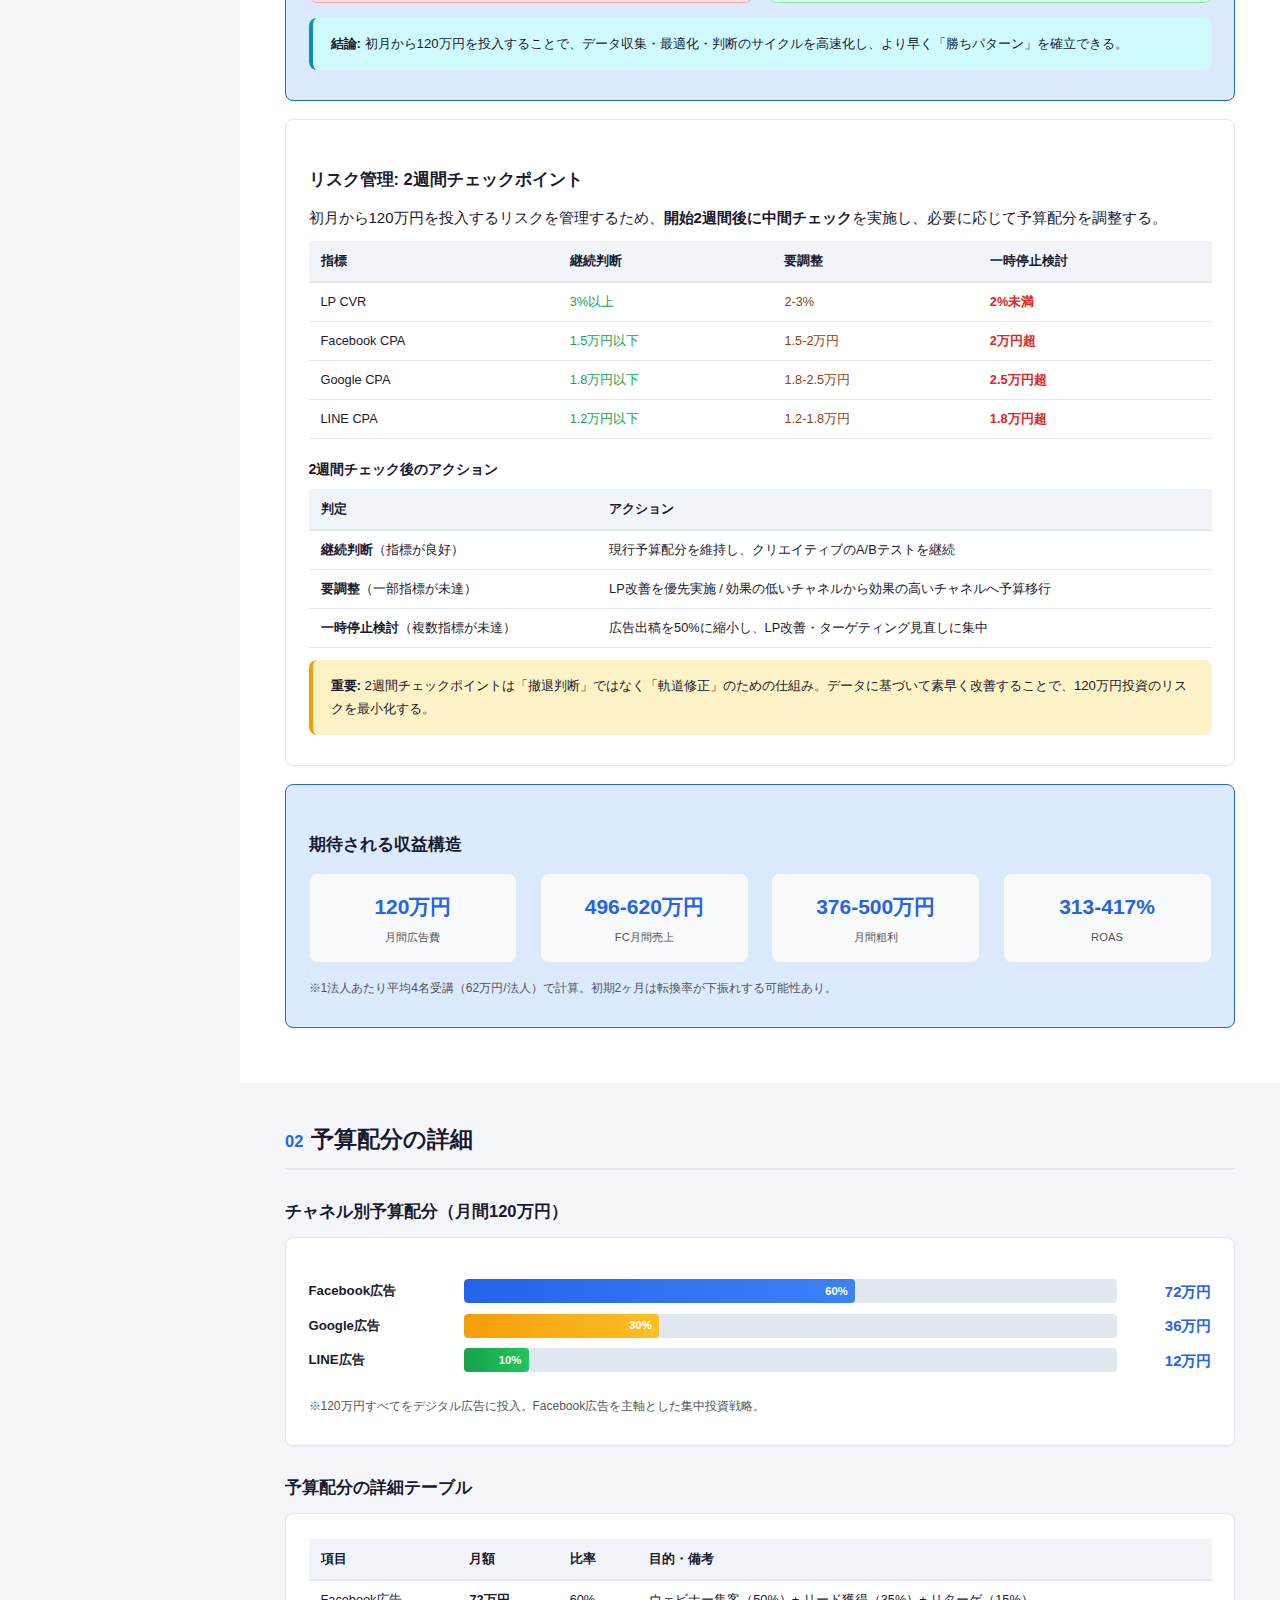
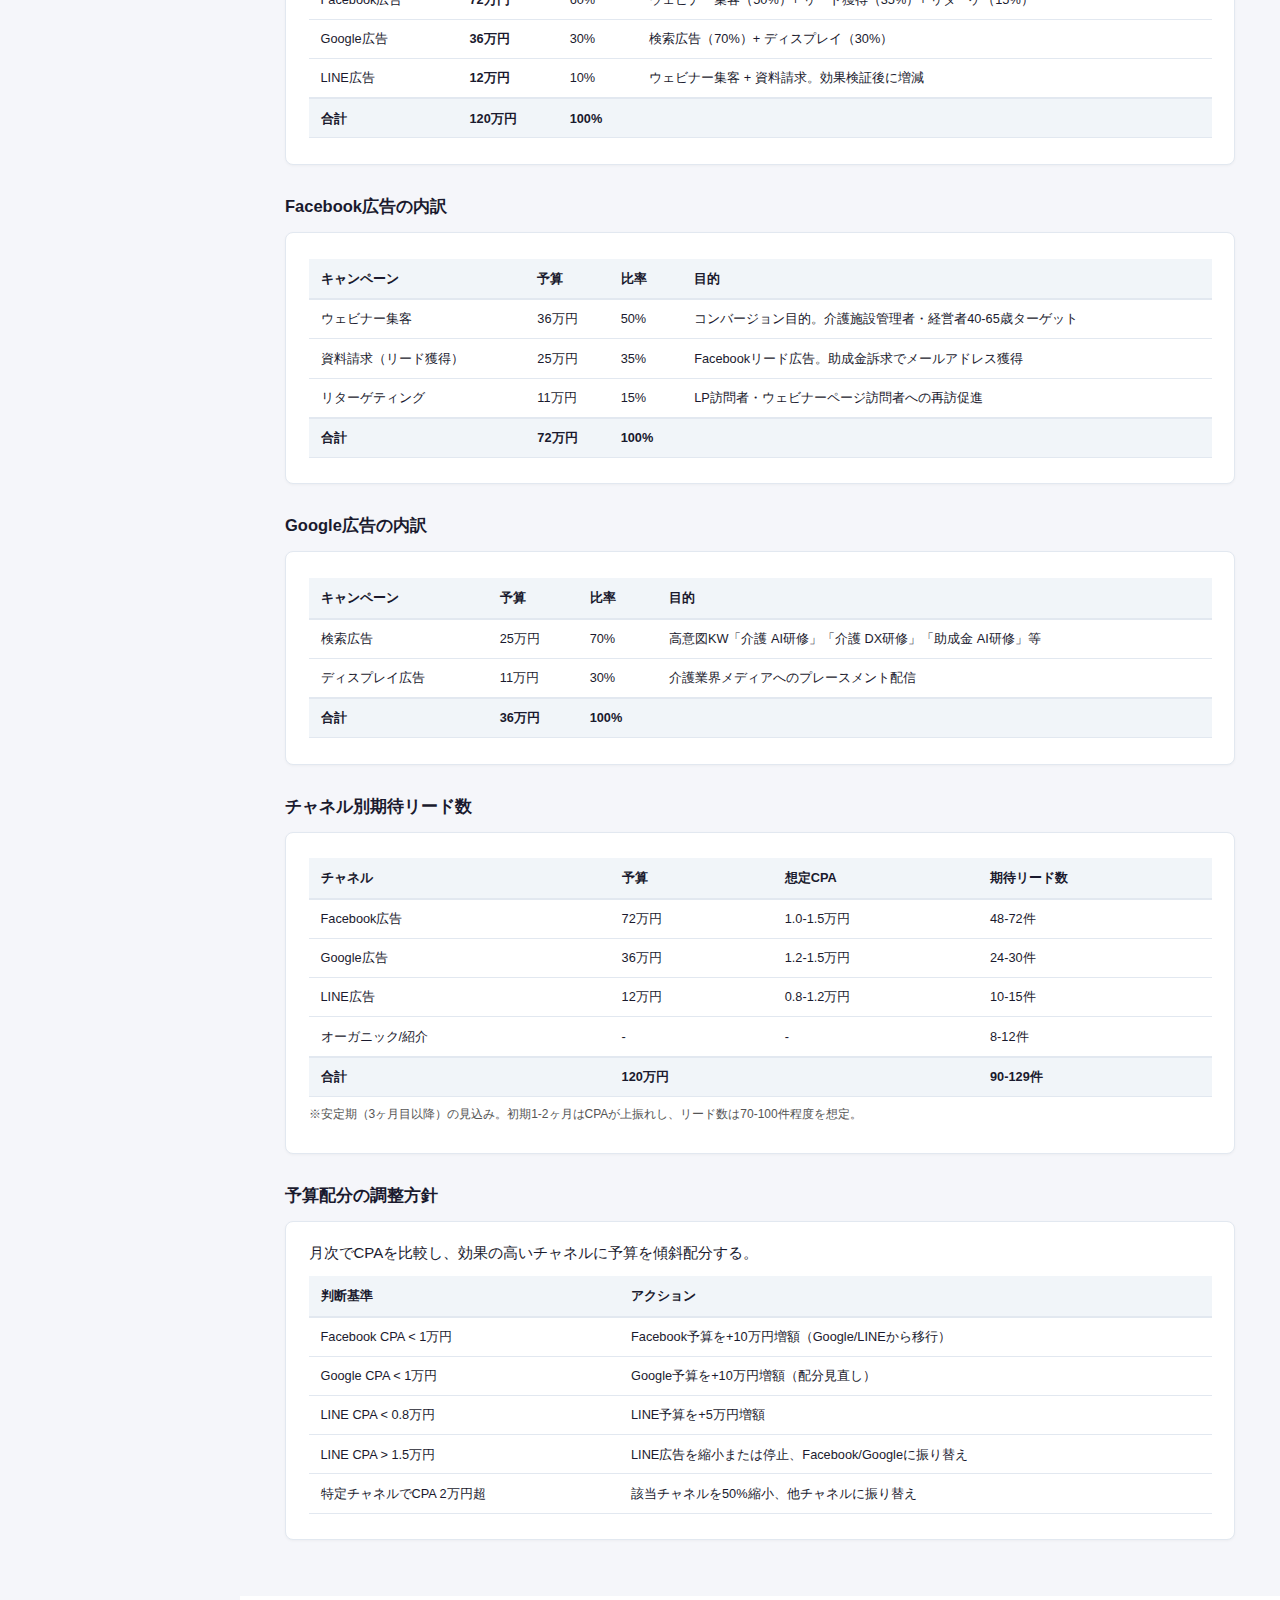
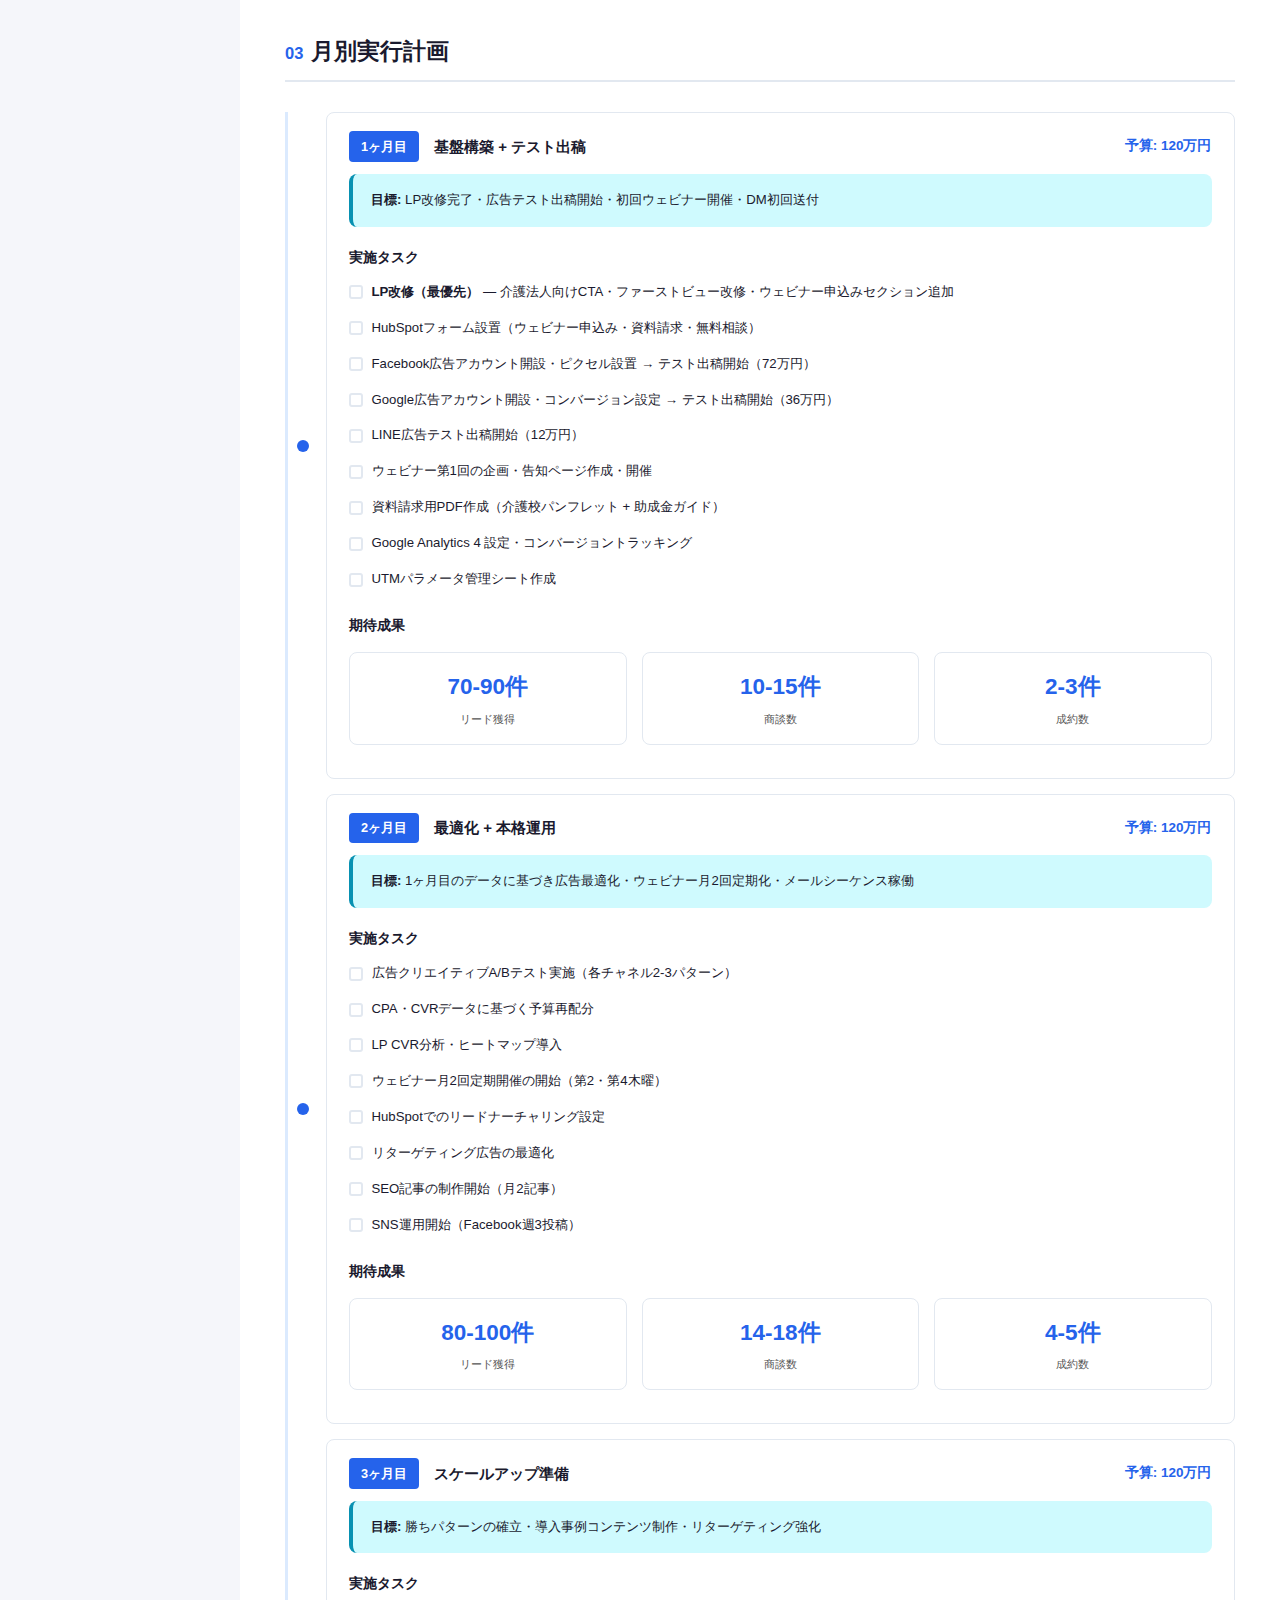
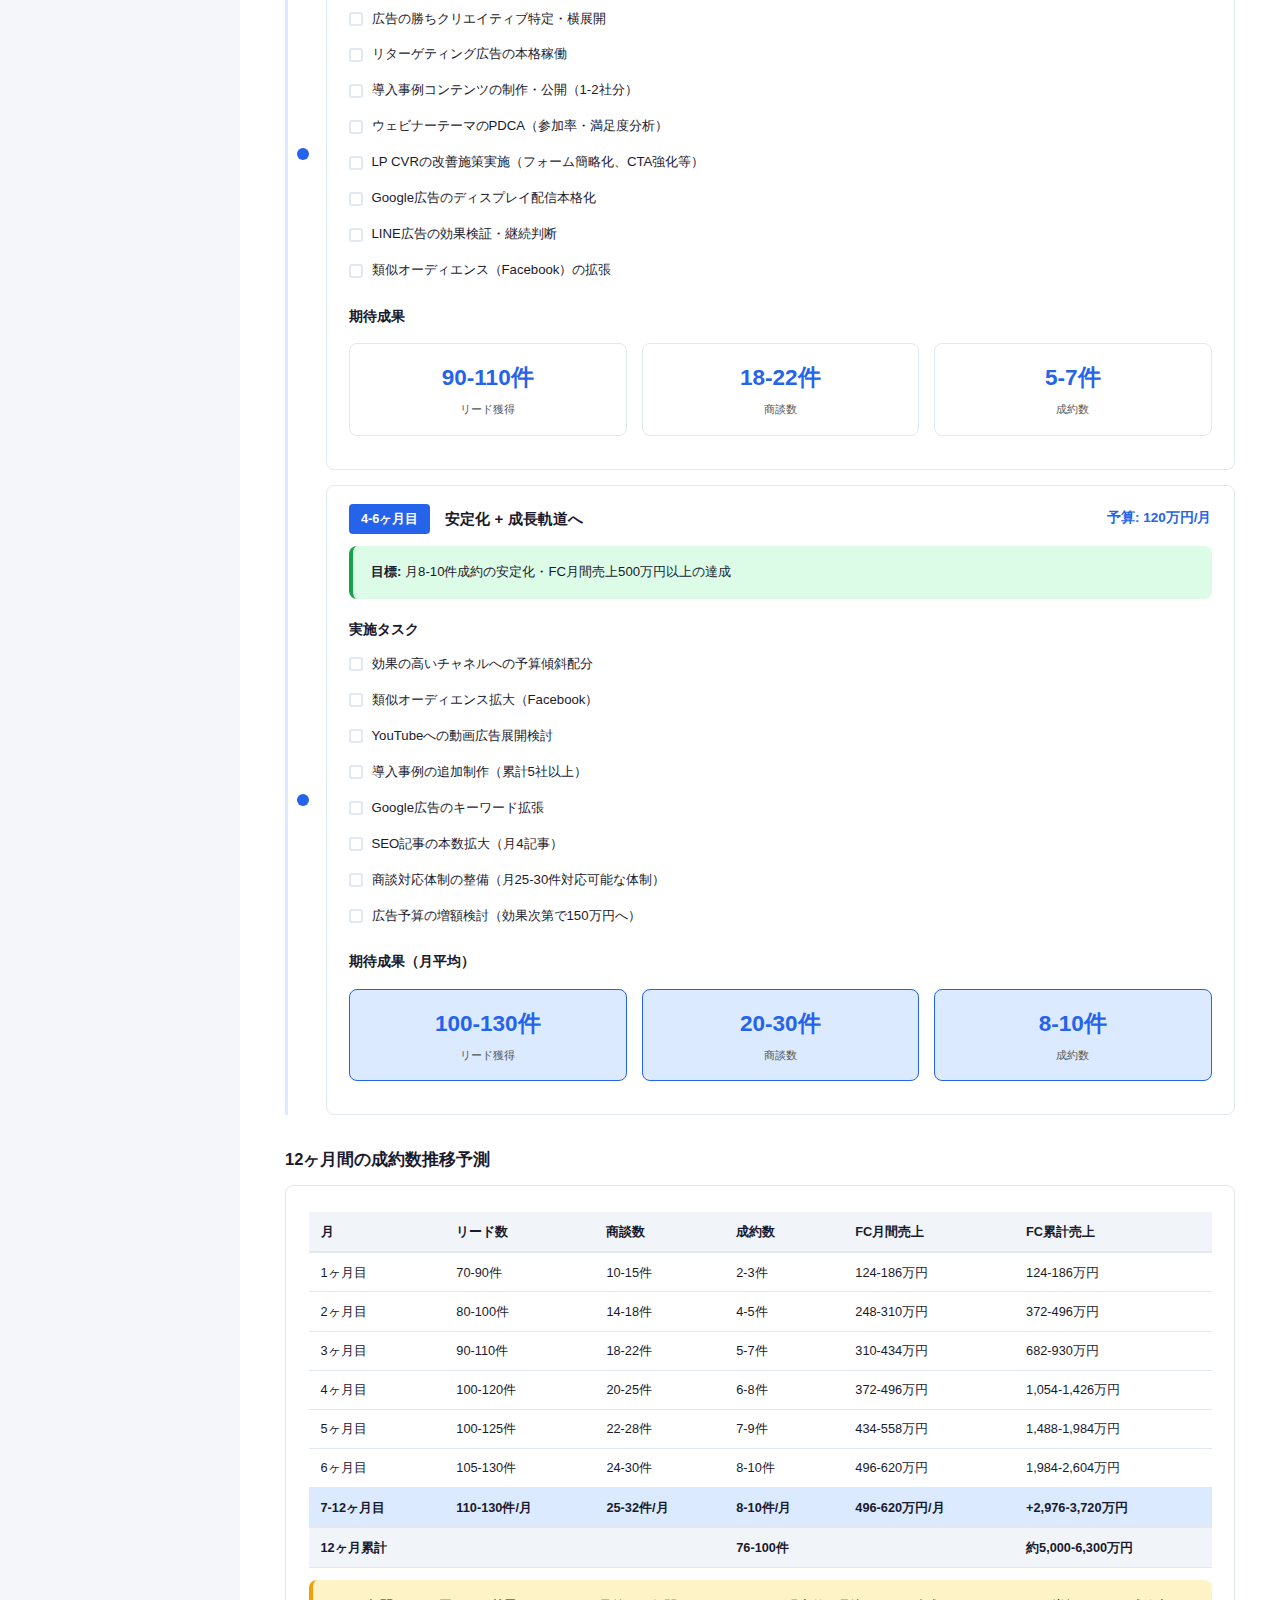
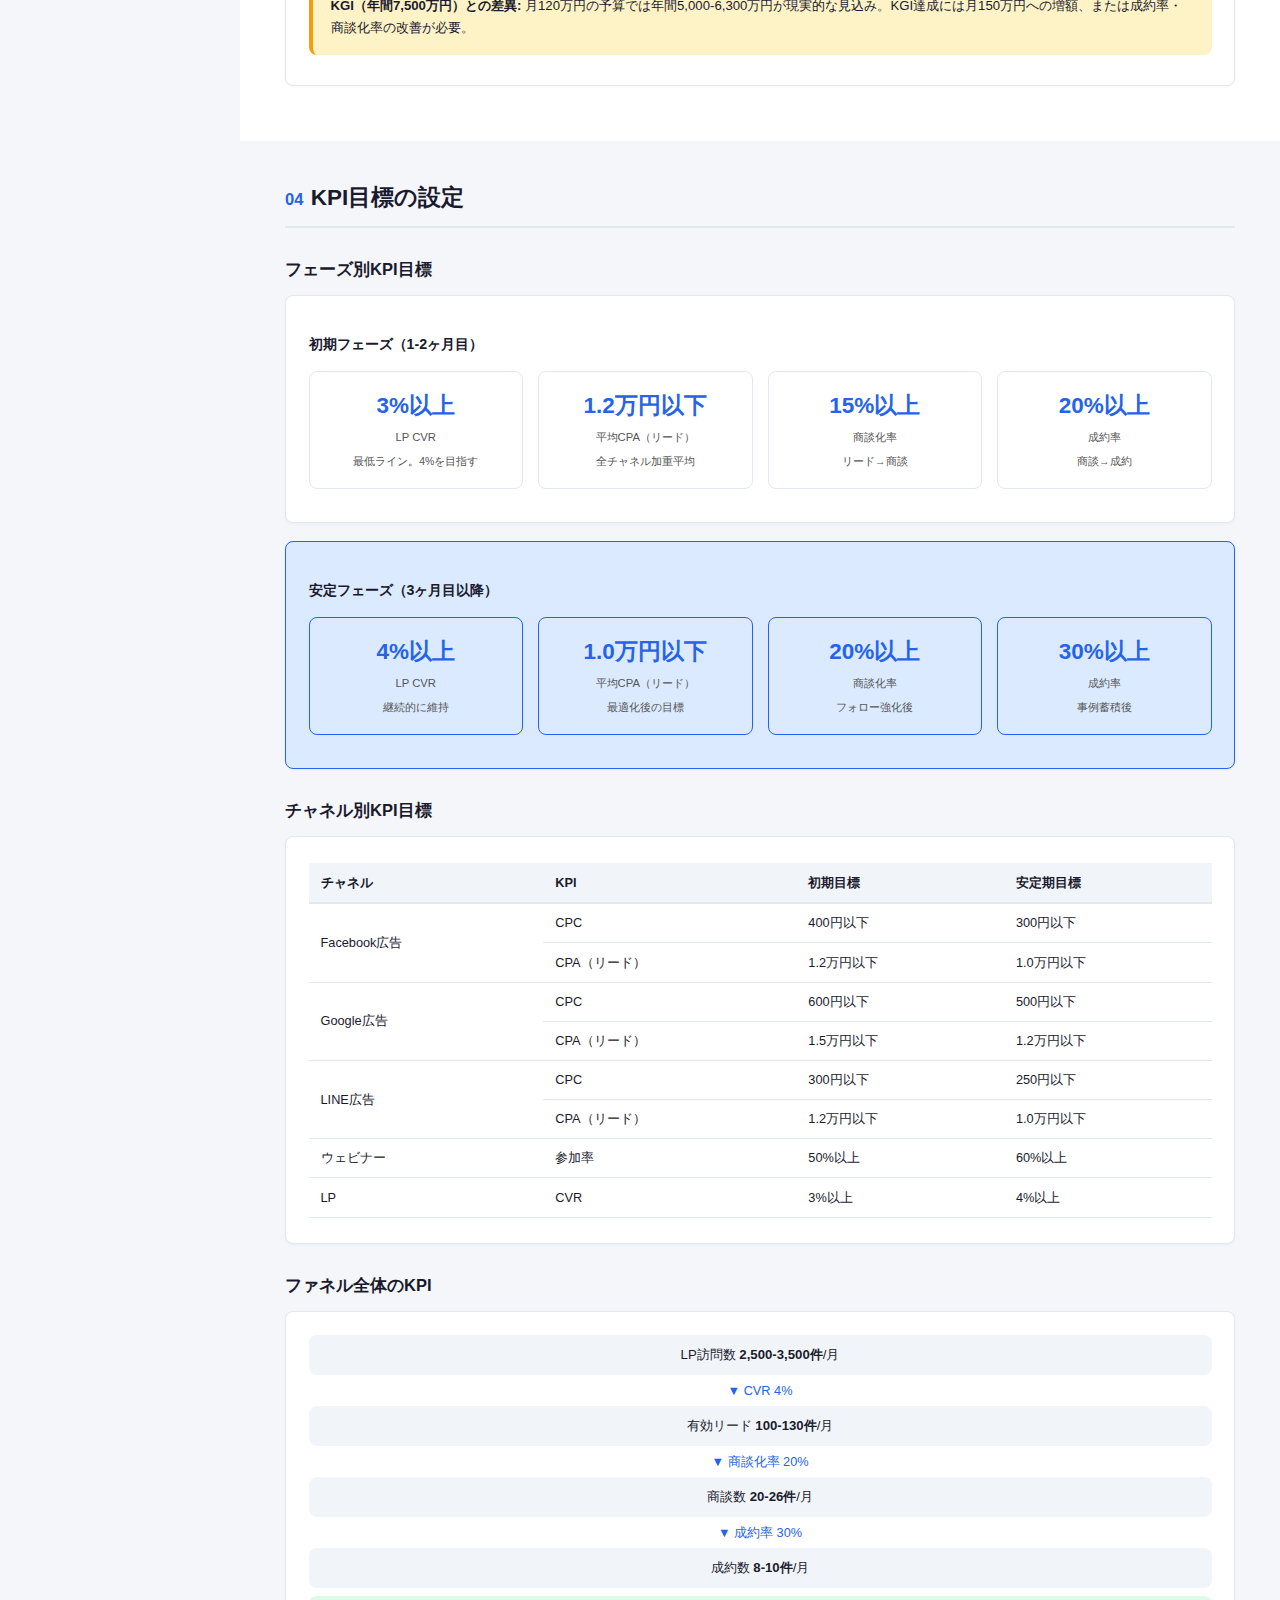
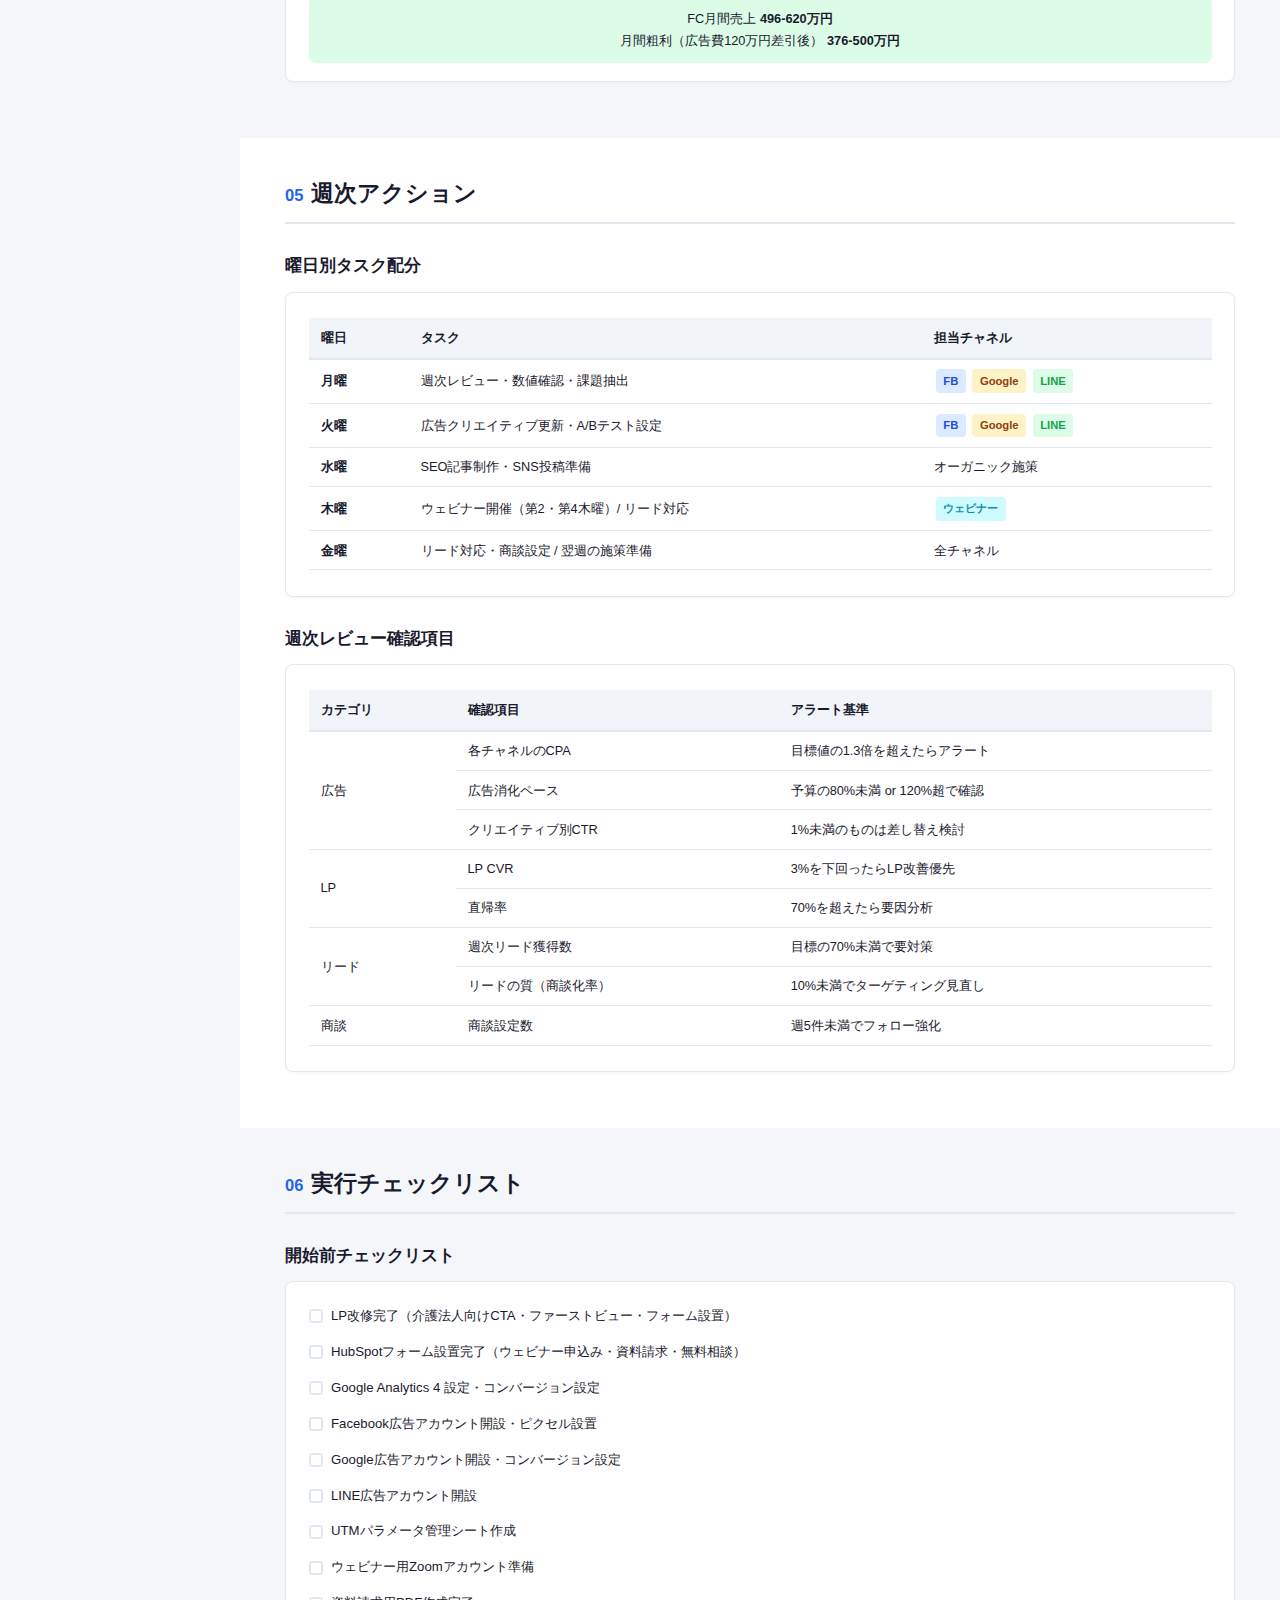
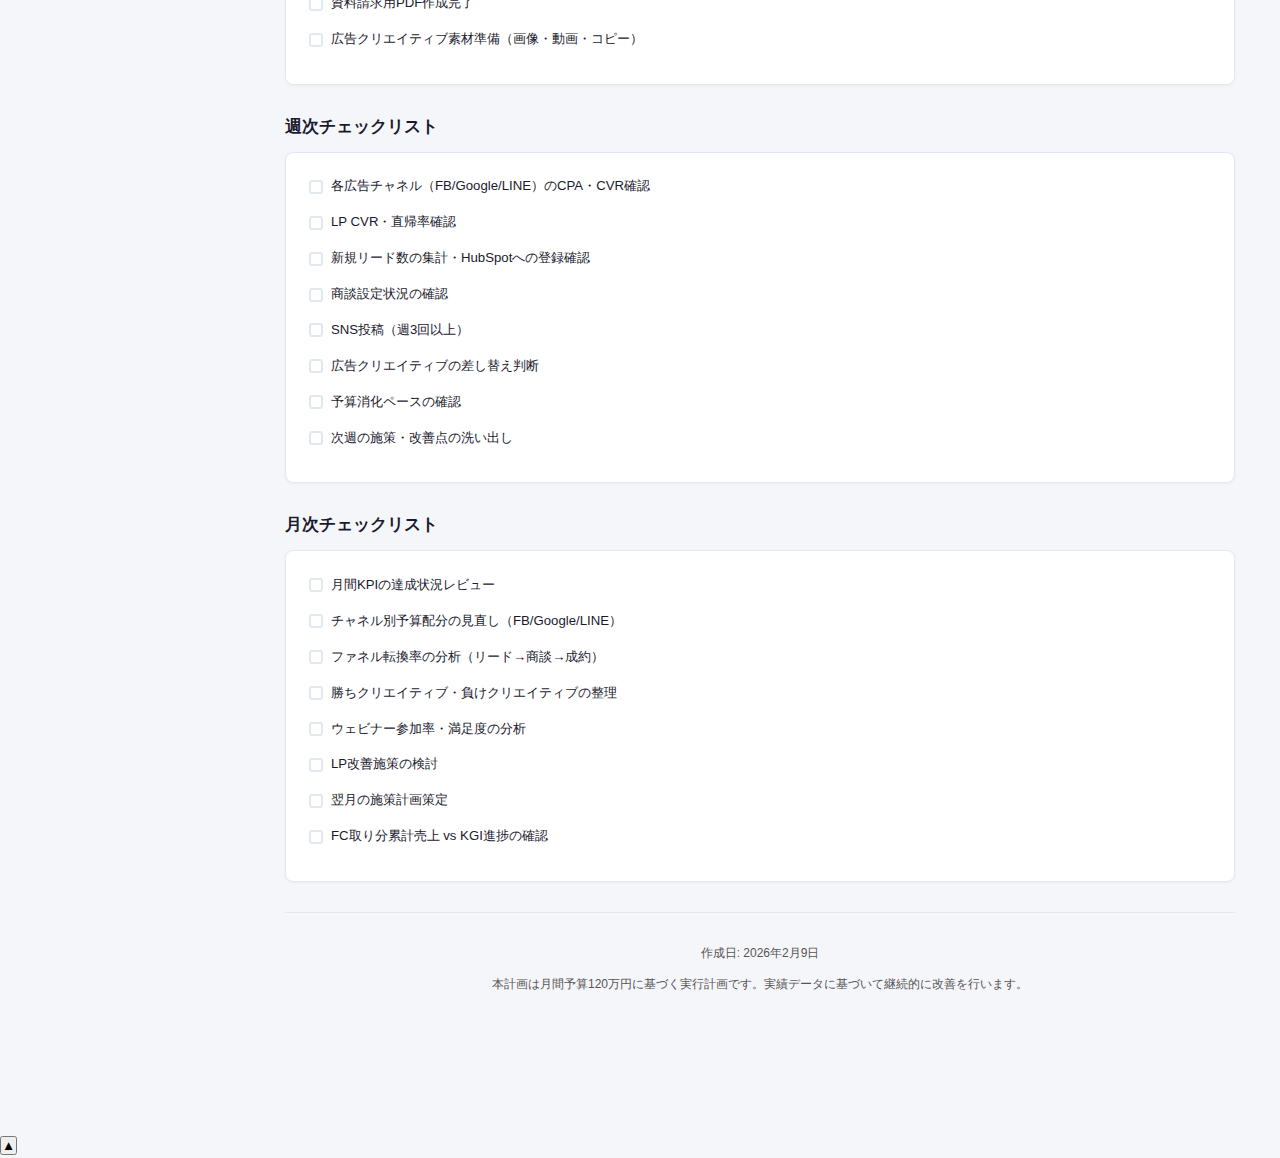
<file: execution-plan.html>
<!DOCTYPE html>
<html lang="ja">
<head>
<meta charset="UTF-8">
<meta name="viewport" content="width=device-width, initial-scale=1.0">
<title>実行計画（月120万円） - ホリエモンAI学校 介護校</title>
<link rel="stylesheet" href="style.css">
<style>
/* 追加スタイル */
.budget-breakdown { margin: 1.5rem 0; }
.budget-item { display: flex; align-items: center; margin: .6rem 0; }
.budget-bar-container { flex: 1; margin: 0 1rem; height: 24px; background: #e2e8f0; border-radius: 4px; overflow: hidden; }
.budget-bar { height: 100%; background: linear-gradient(90deg, #2563eb, #3b82f6); border-radius: 4px; display: flex; align-items: center; justify-content: flex-end; padding-right: .5rem; color: #fff; font-size: .75rem; font-weight: 600; }
.budget-label { width: 140px; font-weight: 600; font-size: .88rem; }
.budget-amount { width: 80px; text-align: right; font-weight: 700; color: var(--c-primary); }
.budget-pct { width: 50px; text-align: right; font-size: .8rem; color: var(--c-text-sub); }

.month-timeline { position: relative; margin: 2rem 0; }
.month-card { background: var(--c-surface); border: 1px solid var(--c-border); border-radius: var(--radius); padding: 1.2rem 1.5rem; margin-bottom: 1rem; position: relative; }
.month-card::before { content: ''; position: absolute; left: -2rem; top: 50%; width: 12px; height: 12px; background: var(--c-primary); border-radius: 50%; transform: translateY(-50%); }
.month-header { display: flex; align-items: center; gap: 1rem; margin-bottom: .8rem; }
.month-badge { background: var(--c-primary); color: #fff; padding: .3rem .8rem; border-radius: 4px; font-size: .85rem; font-weight: 700; }
.month-title { font-size: 1rem; font-weight: 700; color: var(--c-text); }
.month-budget { margin-left: auto; font-size: .9rem; font-weight: 600; color: var(--c-primary); }

.kpi-grid { display: grid; grid-template-columns: repeat(4, 1fr); gap: 1rem; margin: 1rem 0; }
.kpi-box { background: var(--c-surface); border: 1px solid var(--c-border); border-radius: var(--radius); padding: 1rem; text-align: center; }
.kpi-box.target { background: var(--c-primary-light); border-color: var(--c-primary); }
.kpi-value { font-size: 1.5rem; font-weight: 800; color: var(--c-primary); display: block; }
.kpi-label { font-size: .75rem; color: var(--c-text-sub); margin-top: .2rem; display: block; }
.kpi-sub { font-size: .7rem; color: var(--c-text-sub); margin-top: .3rem; }

.weekly-table th:first-child { width: 100px; }
.channel-chip { display: inline-block; padding: .15rem .5rem; border-radius: 4px; font-size: .75rem; font-weight: 600; margin: .1rem; }
.chip-fb { background: #dbeafe; color: #1d4ed8; }
.chip-google { background: #fef3c7; color: #92400e; }
.chip-line { background: #dcfce7; color: #16a34a; }
.chip-linkedin { background: #e0e7ff; color: #4338ca; }
.chip-dm { background: #fce7f3; color: #be185d; }
.chip-webinar { background: #cffafe; color: #0891b2; }

.summary-box { background: linear-gradient(135deg, #1e293b 0%, #334155 100%); color: #fff; border-radius: var(--radius); padding: 1.5rem; margin: 1.5rem 0; }
.summary-box h3 { color: var(--c-accent); margin-top: 0; font-size: 1rem; }
.summary-grid { display: grid; grid-template-columns: repeat(3, 1fr); gap: 1rem; margin-top: 1rem; }
.summary-item { text-align: center; }
.summary-value { font-size: 1.8rem; font-weight: 800; color: #fff; }
.summary-label { font-size: .8rem; color: #94a3b8; margin-top: .2rem; }

@media(max-width:1024px) {
  .kpi-grid { grid-template-columns: 1fr 1fr; }
  .summary-grid { grid-template-columns: 1fr; }
}
</style>
</head>
<body>

<!-- サイドナビ -->
<nav id="sidebar">
<div class="nav-header">Execution Plan</div>
<ul>
<li><a href="#overview" class="active">概要</a></li>
<li><a href="#budget">予算配分</a></li>
<li><a href="#monthly">月別実行計画</a></li>
<li><a href="#kpi">KPI目標</a></li>
<li><a href="#weekly">週次アクション</a></li>
<li><a href="#checklist">チェックリスト</a></li>
<li style="margin-top:1rem;border-top:1px solid #334155;padding-top:1rem">
<a href="index.html" style="color:#f59e0b;font-weight:600">&larr; マーケティング計画へ</a></li>
<li><a href="tasks.html" style="color:#f59e0b;font-weight:600">タスク一覧 &rarr;</a></li>
</ul>
</nav>

<!-- メインコンテンツ -->
<main id="content">

<!-- ヒーロー -->
<header class="hero">
<div class="hero-inner">
<p class="hero-label">Execution Plan 2026</p>
<h1>実行計画<br><span style="font-size:.7em;font-weight:400;color:#94a3b8">月間予算 120万円</span></h1>
<p class="hero-sub">ホリエモンAI学校 介護校のマーケティング実行計画。予算配分・月別タスク・KPI目標を具体化。</p>
<div class="hero-badges">
<span class="badge">月間予算 120万円</span>
<span class="badge">目標: 月8-10件成約</span>
<span class="badge">FC月間売上 496-620万円</span>
</div>
</div>
</header>

<!-- 概要 -->
<section id="overview">
<h2><span class="section-num">01</span>実行計画 概要</h2>

<div class="summary-box">
<h3>月間120万円プランのサマリー</h3>
<div class="summary-grid">
<div class="summary-item">
<div class="summary-value">120万円</div>
<div class="summary-label">月間予算</div>
</div>
<div class="summary-item">
<div class="summary-value">100-130件</div>
<div class="summary-label">期待リード数/月</div>
</div>
<div class="summary-item">
<div class="summary-value">8-10件</div>
<div class="summary-label">期待成約数/月</div>
</div>
</div>
</div>

<div class="card">
<h3>プランの位置づけ</h3>
<p>月間120万円は、マーケティング計画における<strong>「スケール期」の予算水準</strong>です。当初計画では7ヶ月目以降に到達する想定でしたが、初月から本格投資を行うことで、より早期にKGI達成を目指します。</p>
</div>

<div class="card highlight-card">
<h3>なぜ初月から120万円を投入するのか</h3>
<p>実績データがない状態で少額投資（30万円程度）から始めると、<strong>十分なデータが取れず、正しい判断ができない</strong>リスクがある。データドリブンなマーケティングを実現するため、初月から120万円を投入する。</p>

<h4>理由1: 広告アルゴリズムの最適化に必要なデータ量</h4>
<table>
<thead><tr><th>プラットフォーム</th><th>推奨コンバージョン数</th><th>期間</th></tr></thead>
<tbody>
<tr><td>Facebook広告</td><td><strong>週50件以上</strong></td><td>7日間</td></tr>
<tr><td>Google広告</td><td><strong>月30件以上</strong></td><td>30日間</td></tr>
</tbody>
</table>
<ul>
<li>30万円/月だと週10-15件程度のリード → アルゴリズムが学習しきれない</li>
<li>120万円/月なら週25-30件程度 → より早く最適化が効く</li>
</ul>

<h4>理由2: 統計的に有意な判断ができる</h4>
<table>
<thead><tr><th>月間予算</th><th>月間リード数</th><th>A/Bテストの判断</th></tr></thead>
<tbody>
<tr><td>30万円</td><td>20-30件</td><td>偶然かもしれない（サンプル不足）</td></tr>
<tr><td>120万円</td><td>90-130件</td><td>傾向として信頼できる</td></tr>
</tbody>
</table>
<p>「このクリエイティブが良い」「このターゲティングが効く」という判断に<strong>3ヶ月かかることが1ヶ月で分かる</strong>。</p>

<h4>理由3: 時間の価値</h4>
<div class="scenario-tabs">
<div class="scenario pessimistic">
<h5>段階的に増やすアプローチ</h5>
<ul style="margin:0">
<li>1ヶ月目: 30万円でテスト</li>
<li>2ヶ月目: 50万円で検証</li>
<li>3ヶ月目: 75万円で本格化</li>
<li>→ 本格的なデータが揃うのは<strong>3ヶ月後</strong></li>
</ul>
</div>
<div class="scenario optimistic">
<h5>120万円で始めるアプローチ</h5>
<ul style="margin:0">
<li>1ヶ月目で各チャネルのCPA・CVRが判明</li>
<li>2ヶ月目から最適化済みの運用が可能</li>
<li>→ <strong>2ヶ月分の時間を買える</strong></li>
</ul>
</div>
</div>

<div class="callout callout-info" style="margin-top:1rem">
<strong>結論:</strong> 初月から120万円を投入することで、データ収集・最適化・判断のサイクルを高速化し、より早く「勝ちパターン」を確立できる。
</div>
</div>

<div class="card">
<h3>リスク管理: 2週間チェックポイント</h3>
<p>初月から120万円を投入するリスクを管理するため、<strong>開始2週間後に中間チェック</strong>を実施し、必要に応じて予算配分を調整する。</p>

<table>
<thead><tr><th>指標</th><th>継続判断</th><th>要調整</th><th>一時停止検討</th></tr></thead>
<tbody>
<tr><td>LP CVR</td><td class="cell-success">3%以上</td><td style="color:#92400e">2-3%</td><td class="cell-danger">2%未満</td></tr>
<tr><td>Facebook CPA</td><td class="cell-success">1.5万円以下</td><td style="color:#92400e">1.5-2万円</td><td class="cell-danger">2万円超</td></tr>
<tr><td>Google CPA</td><td class="cell-success">1.8万円以下</td><td style="color:#92400e">1.8-2.5万円</td><td class="cell-danger">2.5万円超</td></tr>
<tr><td>LINE CPA</td><td class="cell-success">1.2万円以下</td><td style="color:#92400e">1.2-1.8万円</td><td class="cell-danger">1.8万円超</td></tr>
</tbody>
</table>

<h4>2週間チェック後のアクション</h4>
<table>
<thead><tr><th>判定</th><th>アクション</th></tr></thead>
<tbody>
<tr><td><strong>継続判断</strong>（指標が良好）</td><td>現行予算配分を維持し、クリエイティブのA/Bテストを継続</td></tr>
<tr><td><strong>要調整</strong>（一部指標が未達）</td><td>LP改善を優先実施 / 効果の低いチャネルから効果の高いチャネルへ予算移行</td></tr>
<tr><td><strong>一時停止検討</strong>（複数指標が未達）</td><td>広告出稿を50%に縮小し、LP改善・ターゲティング見直しに集中</td></tr>
</tbody>
</table>

<div class="callout callout-warning">
<strong>重要:</strong> 2週間チェックポイントは「撤退判断」ではなく「軌道修正」のための仕組み。データに基づいて素早く改善することで、120万円投資のリスクを最小化する。
</div>
</div>

<div class="card highlight-card">
<h3>期待される収益構造</h3>
<div class="metrics-row">
<div class="metric"><span class="metric-value">120万円</span><span class="metric-label">月間広告費</span></div>
<div class="metric"><span class="metric-value">496-620万円</span><span class="metric-label">FC月間売上</span></div>
<div class="metric"><span class="metric-value">376-500万円</span><span class="metric-label">月間粗利</span></div>
<div class="metric"><span class="metric-value">313-417%</span><span class="metric-label">ROAS</span></div>
</div>
<p class="note">※1法人あたり平均4名受講（62万円/法人）で計算。初期2ヶ月は転換率が下振れする可能性あり。</p>
</div>
</section>

<!-- 予算配分 -->
<section id="budget">
<h2><span class="section-num">02</span>予算配分の詳細</h2>

<h3>チャネル別予算配分（月間120万円）</h3>
<div class="card">
<div class="budget-breakdown">
<div class="budget-item">
<span class="budget-label">Facebook広告</span>
<div class="budget-bar-container"><div class="budget-bar" style="width:60%">60%</div></div>
<span class="budget-amount">72万円</span>
</div>
<div class="budget-item">
<span class="budget-label">Google広告</span>
<div class="budget-bar-container"><div class="budget-bar" style="width:30%;background:linear-gradient(90deg,#f59e0b,#fbbf24)">30%</div></div>
<span class="budget-amount">36万円</span>
</div>
<div class="budget-item">
<span class="budget-label">LINE広告</span>
<div class="budget-bar-container"><div class="budget-bar" style="width:10%;background:linear-gradient(90deg,#16a34a,#22c55e)">10%</div></div>
<span class="budget-amount">12万円</span>
</div>
</div>
<p class="note" style="margin-top:1rem">※120万円すべてをデジタル広告に投入。Facebook広告を主軸とした集中投資戦略。</p>
</div>

<h3>予算配分の詳細テーブル</h3>
<div class="card">
<table>
<thead><tr><th>項目</th><th>月額</th><th>比率</th><th>目的・備考</th></tr></thead>
<tbody>
<tr><td>Facebook広告</td><td><strong>72万円</strong></td><td>60%</td><td>ウェビナー集客（50%）+ リード獲得（35%）+ リターゲ（15%）</td></tr>
<tr><td>Google広告</td><td><strong>36万円</strong></td><td>30%</td><td>検索広告（70%）+ ディスプレイ（30%）</td></tr>
<tr><td>LINE広告</td><td><strong>12万円</strong></td><td>10%</td><td>ウェビナー集客 + 資料請求。効果検証後に増減</td></tr>
<tr class="row-total"><td><strong>合計</strong></td><td><strong>120万円</strong></td><td>100%</td><td></td></tr>
</tbody>
</table>
</div>

<h3>Facebook広告の内訳</h3>
<div class="card">
<table>
<thead><tr><th>キャンペーン</th><th>予算</th><th>比率</th><th>目的</th></tr></thead>
<tbody>
<tr><td>ウェビナー集客</td><td>36万円</td><td>50%</td><td>コンバージョン目的。介護施設管理者・経営者40-65歳ターゲット</td></tr>
<tr><td>資料請求（リード獲得）</td><td>25万円</td><td>35%</td><td>Facebookリード広告。助成金訴求でメールアドレス獲得</td></tr>
<tr><td>リターゲティング</td><td>11万円</td><td>15%</td><td>LP訪問者・ウェビナーページ訪問者への再訪促進</td></tr>
<tr class="row-total"><td><strong>合計</strong></td><td><strong>72万円</strong></td><td>100%</td><td></td></tr>
</tbody>
</table>
</div>

<h3>Google広告の内訳</h3>
<div class="card">
<table>
<thead><tr><th>キャンペーン</th><th>予算</th><th>比率</th><th>目的</th></tr></thead>
<tbody>
<tr><td>検索広告</td><td>25万円</td><td>70%</td><td>高意図KW「介護 AI研修」「介護 DX研修」「助成金 AI研修」等</td></tr>
<tr><td>ディスプレイ広告</td><td>11万円</td><td>30%</td><td>介護業界メディアへのプレースメント配信</td></tr>
<tr class="row-total"><td><strong>合計</strong></td><td><strong>36万円</strong></td><td>100%</td><td></td></tr>
</tbody>
</table>
</div>

<h3>チャネル別期待リード数</h3>
<div class="card">
<table>
<thead><tr><th>チャネル</th><th>予算</th><th>想定CPA</th><th>期待リード数</th></tr></thead>
<tbody>
<tr><td>Facebook広告</td><td>72万円</td><td>1.0-1.5万円</td><td>48-72件</td></tr>
<tr><td>Google広告</td><td>36万円</td><td>1.2-1.5万円</td><td>24-30件</td></tr>
<tr><td>LINE広告</td><td>12万円</td><td>0.8-1.2万円</td><td>10-15件</td></tr>
<tr><td>オーガニック/紹介</td><td>-</td><td>-</td><td>8-12件</td></tr>
<tr class="row-total"><td><strong>合計</strong></td><td><strong>120万円</strong></td><td></td><td><strong>90-129件</strong></td></tr>
</tbody>
</table>
<p class="note">※安定期（3ヶ月目以降）の見込み。初期1-2ヶ月はCPAが上振れし、リード数は70-100件程度を想定。</p>
</div>

<h3>予算配分の調整方針</h3>
<div class="card">
<p>月次でCPAを比較し、効果の高いチャネルに予算を傾斜配分する。</p>
<table>
<thead><tr><th>判断基準</th><th>アクション</th></tr></thead>
<tbody>
<tr><td>Facebook CPA &lt; 1万円</td><td>Facebook予算を+10万円増額（Google/LINEから移行）</td></tr>
<tr><td>Google CPA &lt; 1万円</td><td>Google予算を+10万円増額（配分見直し）</td></tr>
<tr><td>LINE CPA &lt; 0.8万円</td><td>LINE予算を+5万円増額</td></tr>
<tr><td>LINE CPA &gt; 1.5万円</td><td>LINE広告を縮小または停止、Facebook/Googleに振り替え</td></tr>
<tr><td>特定チャネルでCPA 2万円超</td><td>該当チャネルを50%縮小、他チャネルに振り替え</td></tr>
</tbody>
</table>
</div>
</section>

<!-- 月別実行計画 -->
<section id="monthly">
<h2><span class="section-num">03</span>月別実行計画</h2>

<div class="month-timeline" style="padding-left:2.5rem;border-left:3px solid var(--c-primary-light)">

<!-- 1ヶ月目 -->
<div class="month-card">
<div class="month-header">
<span class="month-badge">1ヶ月目</span>
<span class="month-title">基盤構築 + テスト出稿</span>
<span class="month-budget">予算: 120万円</span>
</div>
<div class="callout callout-info" style="margin-top:0">
<strong>目標:</strong> LP改修完了・広告テスト出稿開始・初回ウェビナー開催・DM初回送付
</div>
<h4>実施タスク</h4>
<ul class="checklist">
<li><strong>LP改修（最優先）</strong> — 介護法人向けCTA・ファーストビュー改修・ウェビナー申込みセクション追加</li>
<li>HubSpotフォーム設置（ウェビナー申込み・資料請求・無料相談）</li>
<li>Facebook広告アカウント開設・ピクセル設置 → テスト出稿開始（72万円）</li>
<li>Google広告アカウント開設・コンバージョン設定 → テスト出稿開始（36万円）</li>
<li>LINE広告テスト出稿開始（12万円）</li>
<li>ウェビナー第1回の企画・告知ページ作成・開催</li>
<li>資料請求用PDF作成（介護校パンフレット + 助成金ガイド）</li>
<li>Google Analytics 4 設定・コンバージョントラッキング</li>
<li>UTMパラメータ管理シート作成</li>
</ul>
<h4>期待成果</h4>
<div class="kpi-grid" style="grid-template-columns:repeat(3,1fr)">
<div class="kpi-box"><span class="kpi-value">70-90件</span><span class="kpi-label">リード獲得</span></div>
<div class="kpi-box"><span class="kpi-value">10-15件</span><span class="kpi-label">商談数</span></div>
<div class="kpi-box"><span class="kpi-value">2-3件</span><span class="kpi-label">成約数</span></div>
</div>
</div>

<!-- 2ヶ月目 -->
<div class="month-card">
<div class="month-header">
<span class="month-badge">2ヶ月目</span>
<span class="month-title">最適化 + 本格運用</span>
<span class="month-budget">予算: 120万円</span>
</div>
<div class="callout callout-info" style="margin-top:0">
<strong>目標:</strong> 1ヶ月目のデータに基づき広告最適化・ウェビナー月2回定期化・メールシーケンス稼働
</div>
<h4>実施タスク</h4>
<ul class="checklist">
<li>広告クリエイティブA/Bテスト実施（各チャネル2-3パターン）</li>
<li>CPA・CVRデータに基づく予算再配分</li>
<li>LP CVR分析・ヒートマップ導入</li>
<li>ウェビナー月2回定期開催の開始（第2・第4木曜）</li>
<li>HubSpotでのリードナーチャリング設定</li>
<li>リターゲティング広告の最適化</li>
<li>SEO記事の制作開始（月2記事）</li>
<li>SNS運用開始（Facebook週3投稿）</li>
</ul>
<h4>期待成果</h4>
<div class="kpi-grid" style="grid-template-columns:repeat(3,1fr)">
<div class="kpi-box"><span class="kpi-value">80-100件</span><span class="kpi-label">リード獲得</span></div>
<div class="kpi-box"><span class="kpi-value">14-18件</span><span class="kpi-label">商談数</span></div>
<div class="kpi-box"><span class="kpi-value">4-5件</span><span class="kpi-label">成約数</span></div>
</div>
</div>

<!-- 3ヶ月目 -->
<div class="month-card">
<div class="month-header">
<span class="month-badge">3ヶ月目</span>
<span class="month-title">スケールアップ準備</span>
<span class="month-budget">予算: 120万円</span>
</div>
<div class="callout callout-info" style="margin-top:0">
<strong>目標:</strong> 勝ちパターンの確立・導入事例コンテンツ制作・リターゲティング強化
</div>
<h4>実施タスク</h4>
<ul class="checklist">
<li>広告の勝ちクリエイティブ特定・横展開</li>
<li>リターゲティング広告の本格稼働</li>
<li>導入事例コンテンツの制作・公開（1-2社分）</li>
<li>ウェビナーテーマのPDCA（参加率・満足度分析）</li>
<li>LP CVRの改善施策実施（フォーム簡略化、CTA強化等）</li>
<li>Google広告のディスプレイ配信本格化</li>
<li>LINE広告の効果検証・継続判断</li>
<li>類似オーディエンス（Facebook）の拡張</li>
</ul>
<h4>期待成果</h4>
<div class="kpi-grid" style="grid-template-columns:repeat(3,1fr)">
<div class="kpi-box"><span class="kpi-value">90-110件</span><span class="kpi-label">リード獲得</span></div>
<div class="kpi-box"><span class="kpi-value">18-22件</span><span class="kpi-label">商談数</span></div>
<div class="kpi-box"><span class="kpi-value">5-7件</span><span class="kpi-label">成約数</span></div>
</div>
</div>

<!-- 4-6ヶ月目 -->
<div class="month-card">
<div class="month-header">
<span class="month-badge">4-6ヶ月目</span>
<span class="month-title">安定化 + 成長軌道へ</span>
<span class="month-budget">予算: 120万円/月</span>
</div>
<div class="callout callout-success" style="margin-top:0">
<strong>目標:</strong> 月8-10件成約の安定化・FC月間売上500万円以上の達成
</div>
<h4>実施タスク</h4>
<ul class="checklist">
<li>効果の高いチャネルへの予算傾斜配分</li>
<li>類似オーディエンス拡大（Facebook）</li>
<li>YouTubeへの動画広告展開検討</li>
<li>導入事例の追加制作（累計5社以上）</li>
<li>Google広告のキーワード拡張</li>
<li>SEO記事の本数拡大（月4記事）</li>
<li>商談対応体制の整備（月25-30件対応可能な体制）</li>
<li>広告予算の増額検討（効果次第で150万円へ）</li>
</ul>
<h4>期待成果（月平均）</h4>
<div class="kpi-grid" style="grid-template-columns:repeat(3,1fr)">
<div class="kpi-box target"><span class="kpi-value">100-130件</span><span class="kpi-label">リード獲得</span></div>
<div class="kpi-box target"><span class="kpi-value">20-30件</span><span class="kpi-label">商談数</span></div>
<div class="kpi-box target"><span class="kpi-value">8-10件</span><span class="kpi-label">成約数</span></div>
</div>
</div>

</div><!-- /month-timeline -->

<h3>12ヶ月間の成約数推移予測</h3>
<div class="card">
<table>
<thead><tr><th>月</th><th>リード数</th><th>商談数</th><th>成約数</th><th>FC月間売上</th><th>FC累計売上</th></tr></thead>
<tbody>
<tr><td>1ヶ月目</td><td>70-90件</td><td>10-15件</td><td>2-3件</td><td>124-186万円</td><td>124-186万円</td></tr>
<tr><td>2ヶ月目</td><td>80-100件</td><td>14-18件</td><td>4-5件</td><td>248-310万円</td><td>372-496万円</td></tr>
<tr><td>3ヶ月目</td><td>90-110件</td><td>18-22件</td><td>5-7件</td><td>310-434万円</td><td>682-930万円</td></tr>
<tr><td>4ヶ月目</td><td>100-120件</td><td>20-25件</td><td>6-8件</td><td>372-496万円</td><td>1,054-1,426万円</td></tr>
<tr><td>5ヶ月目</td><td>100-125件</td><td>22-28件</td><td>7-9件</td><td>434-558万円</td><td>1,488-1,984万円</td></tr>
<tr><td>6ヶ月目</td><td>105-130件</td><td>24-30件</td><td>8-10件</td><td>496-620万円</td><td>1,984-2,604万円</td></tr>
<tr class="row-highlight"><td>7-12ヶ月目</td><td>110-130件/月</td><td>25-32件/月</td><td>8-10件/月</td><td>496-620万円/月</td><td>+2,976-3,720万円</td></tr>
<tr class="row-total"><td><strong>12ヶ月累計</strong></td><td></td><td></td><td><strong>76-100件</strong></td><td></td><td><strong>約5,000-6,300万円</strong></td></tr>
</tbody>
</table>
<div class="callout callout-warning">
<strong>KGI（年間7,500万円）との差異:</strong> 月120万円の予算では年間5,000-6,300万円が現実的な見込み。KGI達成には月150万円への増額、または成約率・商談化率の改善が必要。
</div>
</div>
</section>

<!-- KPI目標 -->
<section id="kpi">
<h2><span class="section-num">04</span>KPI目標の設定</h2>

<h3>フェーズ別KPI目標</h3>

<div class="card">
<h4>初期フェーズ（1-2ヶ月目）</h4>
<div class="kpi-grid">
<div class="kpi-box">
<span class="kpi-value">3%以上</span>
<span class="kpi-label">LP CVR</span>
<span class="kpi-sub">最低ライン。4%を目指す</span>
</div>
<div class="kpi-box">
<span class="kpi-value">1.2万円以下</span>
<span class="kpi-label">平均CPA（リード）</span>
<span class="kpi-sub">全チャネル加重平均</span>
</div>
<div class="kpi-box">
<span class="kpi-value">15%以上</span>
<span class="kpi-label">商談化率</span>
<span class="kpi-sub">リード→商談</span>
</div>
<div class="kpi-box">
<span class="kpi-value">20%以上</span>
<span class="kpi-label">成約率</span>
<span class="kpi-sub">商談→成約</span>
</div>
</div>
</div>

<div class="card highlight-card">
<h4>安定フェーズ（3ヶ月目以降）</h4>
<div class="kpi-grid">
<div class="kpi-box target">
<span class="kpi-value">4%以上</span>
<span class="kpi-label">LP CVR</span>
<span class="kpi-sub">継続的に維持</span>
</div>
<div class="kpi-box target">
<span class="kpi-value">1.0万円以下</span>
<span class="kpi-label">平均CPA（リード）</span>
<span class="kpi-sub">最適化後の目標</span>
</div>
<div class="kpi-box target">
<span class="kpi-value">20%以上</span>
<span class="kpi-label">商談化率</span>
<span class="kpi-sub">フォロー強化後</span>
</div>
<div class="kpi-box target">
<span class="kpi-value">30%以上</span>
<span class="kpi-label">成約率</span>
<span class="kpi-sub">事例蓄積後</span>
</div>
</div>
</div>

<h3>チャネル別KPI目標</h3>
<div class="card">
<table>
<thead><tr><th>チャネル</th><th>KPI</th><th>初期目標</th><th>安定期目標</th></tr></thead>
<tbody>
<tr><td rowspan="2">Facebook広告</td><td>CPC</td><td>400円以下</td><td>300円以下</td></tr>
<tr><td>CPA（リード）</td><td>1.2万円以下</td><td>1.0万円以下</td></tr>
<tr><td rowspan="2">Google広告</td><td>CPC</td><td>600円以下</td><td>500円以下</td></tr>
<tr><td>CPA（リード）</td><td>1.5万円以下</td><td>1.2万円以下</td></tr>
<tr><td rowspan="2">LINE広告</td><td>CPC</td><td>300円以下</td><td>250円以下</td></tr>
<tr><td>CPA（リード）</td><td>1.2万円以下</td><td>1.0万円以下</td></tr>
<tr><td>ウェビナー</td><td>参加率</td><td>50%以上</td><td>60%以上</td></tr>
<tr><td>LP</td><td>CVR</td><td>3%以上</td><td>4%以上</td></tr>
</tbody>
</table>
</div>

<h3>ファネル全体のKPI</h3>
<div class="card">
<div class="funnel-comparison" style="grid-template-columns:1fr">
<div class="funnel-col">
<div class="funnel-step">LP訪問数 <strong>2,500-3,500件</strong>/月</div>
<div class="funnel-arrow">&#9660; CVR 4%</div>
<div class="funnel-step">有効リード <strong>100-130件</strong>/月</div>
<div class="funnel-arrow">&#9660; 商談化率 20%</div>
<div class="funnel-step">商談数 <strong>20-26件</strong>/月</div>
<div class="funnel-arrow">&#9660; 成約率 30%</div>
<div class="funnel-step">成約数 <strong>8-10件</strong>/月</div>
<div class="funnel-result" style="text-align:center">
<div>FC月間売上 <strong>496-620万円</strong></div>
<div>月間粗利（広告費120万円差引後） <strong>376-500万円</strong></div>
</div>
</div>
</div>
</div>
</section>

<!-- 週次アクション -->
<section id="weekly">
<h2><span class="section-num">05</span>週次アクション</h2>

<h3>曜日別タスク配分</h3>
<div class="card">
<table class="weekly-table">
<thead><tr><th>曜日</th><th>タスク</th><th>担当チャネル</th></tr></thead>
<tbody>
<tr>
<td><strong>月曜</strong></td>
<td>週次レビュー・数値確認・課題抽出</td>
<td>
<span class="channel-chip chip-fb">FB</span>
<span class="channel-chip chip-google">Google</span>
<span class="channel-chip chip-line">LINE</span>
</td>
</tr>
<tr>
<td><strong>火曜</strong></td>
<td>広告クリエイティブ更新・A/Bテスト設定</td>
<td>
<span class="channel-chip chip-fb">FB</span>
<span class="channel-chip chip-google">Google</span>
<span class="channel-chip chip-line">LINE</span>
</td>
</tr>
<tr>
<td><strong>水曜</strong></td>
<td>SEO記事制作・SNS投稿準備</td>
<td>オーガニック施策</td>
</tr>
<tr>
<td><strong>木曜</strong></td>
<td>ウェビナー開催（第2・第4木曜）/ リード対応</td>
<td>
<span class="channel-chip chip-webinar">ウェビナー</span>
</td>
</tr>
<tr>
<td><strong>金曜</strong></td>
<td>リード対応・商談設定 / 翌週の施策準備</td>
<td>全チャネル</td>
</tr>
</tbody>
</table>
</div>

<h3>週次レビュー確認項目</h3>
<div class="card">
<table>
<thead><tr><th>カテゴリ</th><th>確認項目</th><th>アラート基準</th></tr></thead>
<tbody>
<tr><td rowspan="3">広告</td><td>各チャネルのCPA</td><td>目標値の1.3倍を超えたらアラート</td></tr>
<tr><td>広告消化ペース</td><td>予算の80%未満 or 120%超で確認</td></tr>
<tr><td>クリエイティブ別CTR</td><td>1%未満のものは差し替え検討</td></tr>
<tr><td rowspan="2">LP</td><td>LP CVR</td><td>3%を下回ったらLP改善優先</td></tr>
<tr><td>直帰率</td><td>70%を超えたら要因分析</td></tr>
<tr><td rowspan="2">リード</td><td>週次リード獲得数</td><td>目標の70%未満で要対策</td></tr>
<tr><td>リードの質（商談化率）</td><td>10%未満でターゲティング見直し</td></tr>
<tr><td>商談</td><td>商談設定数</td><td>週5件未満でフォロー強化</td></tr>
</tbody>
</table>
</div>
</section>

<!-- チェックリスト -->
<section id="checklist">
<h2><span class="section-num">06</span>実行チェックリスト</h2>

<h3>開始前チェックリスト</h3>
<div class="card">
<ul class="checklist">
<li>LP改修完了（介護法人向けCTA・ファーストビュー・フォーム設置）</li>
<li>HubSpotフォーム設置完了（ウェビナー申込み・資料請求・無料相談）</li>
<li>Google Analytics 4 設定・コンバージョン設定</li>
<li>Facebook広告アカウント開設・ピクセル設置</li>
<li>Google広告アカウント開設・コンバージョン設定</li>
<li>LINE広告アカウント開設</li>
<li>UTMパラメータ管理シート作成</li>
<li>ウェビナー用Zoomアカウント準備</li>
<li>資料請求用PDF作成完了</li>
<li>広告クリエイティブ素材準備（画像・動画・コピー）</li>
</ul>
</div>

<h3>週次チェックリスト</h3>
<div class="card">
<ul class="checklist">
<li>各広告チャネル（FB/Google/LINE）のCPA・CVR確認</li>
<li>LP CVR・直帰率確認</li>
<li>新規リード数の集計・HubSpotへの登録確認</li>
<li>商談設定状況の確認</li>
<li>SNS投稿（週3回以上）</li>
<li>広告クリエイティブの差し替え判断</li>
<li>予算消化ペースの確認</li>
<li>次週の施策・改善点の洗い出し</li>
</ul>
</div>

<h3>月次チェックリスト</h3>
<div class="card">
<ul class="checklist">
<li>月間KPIの達成状況レビュー</li>
<li>チャネル別予算配分の見直し（FB/Google/LINE）</li>
<li>ファネル転換率の分析（リード→商談→成約）</li>
<li>勝ちクリエイティブ・負けクリエイティブの整理</li>
<li>ウェビナー参加率・満足度の分析</li>
<li>LP改善施策の検討</li>
<li>翌月の施策計画策定</li>
<li>FC取り分累計売上 vs KGI進捗の確認</li>
</ul>
</div>

<div class="footer-note">
<p>作成日: 2026年2月9日</p>
<p>本計画は月間予算120万円に基づく実行計画です。実績データに基づいて継続的に改善を行います。</p>
</div>
</section>

</main>

<button class="back-to-top" id="backToTop" aria-label="ページトップに戻る">&#9650;</button>
<script src="script.js"></script>
</body>
</html>
</file>
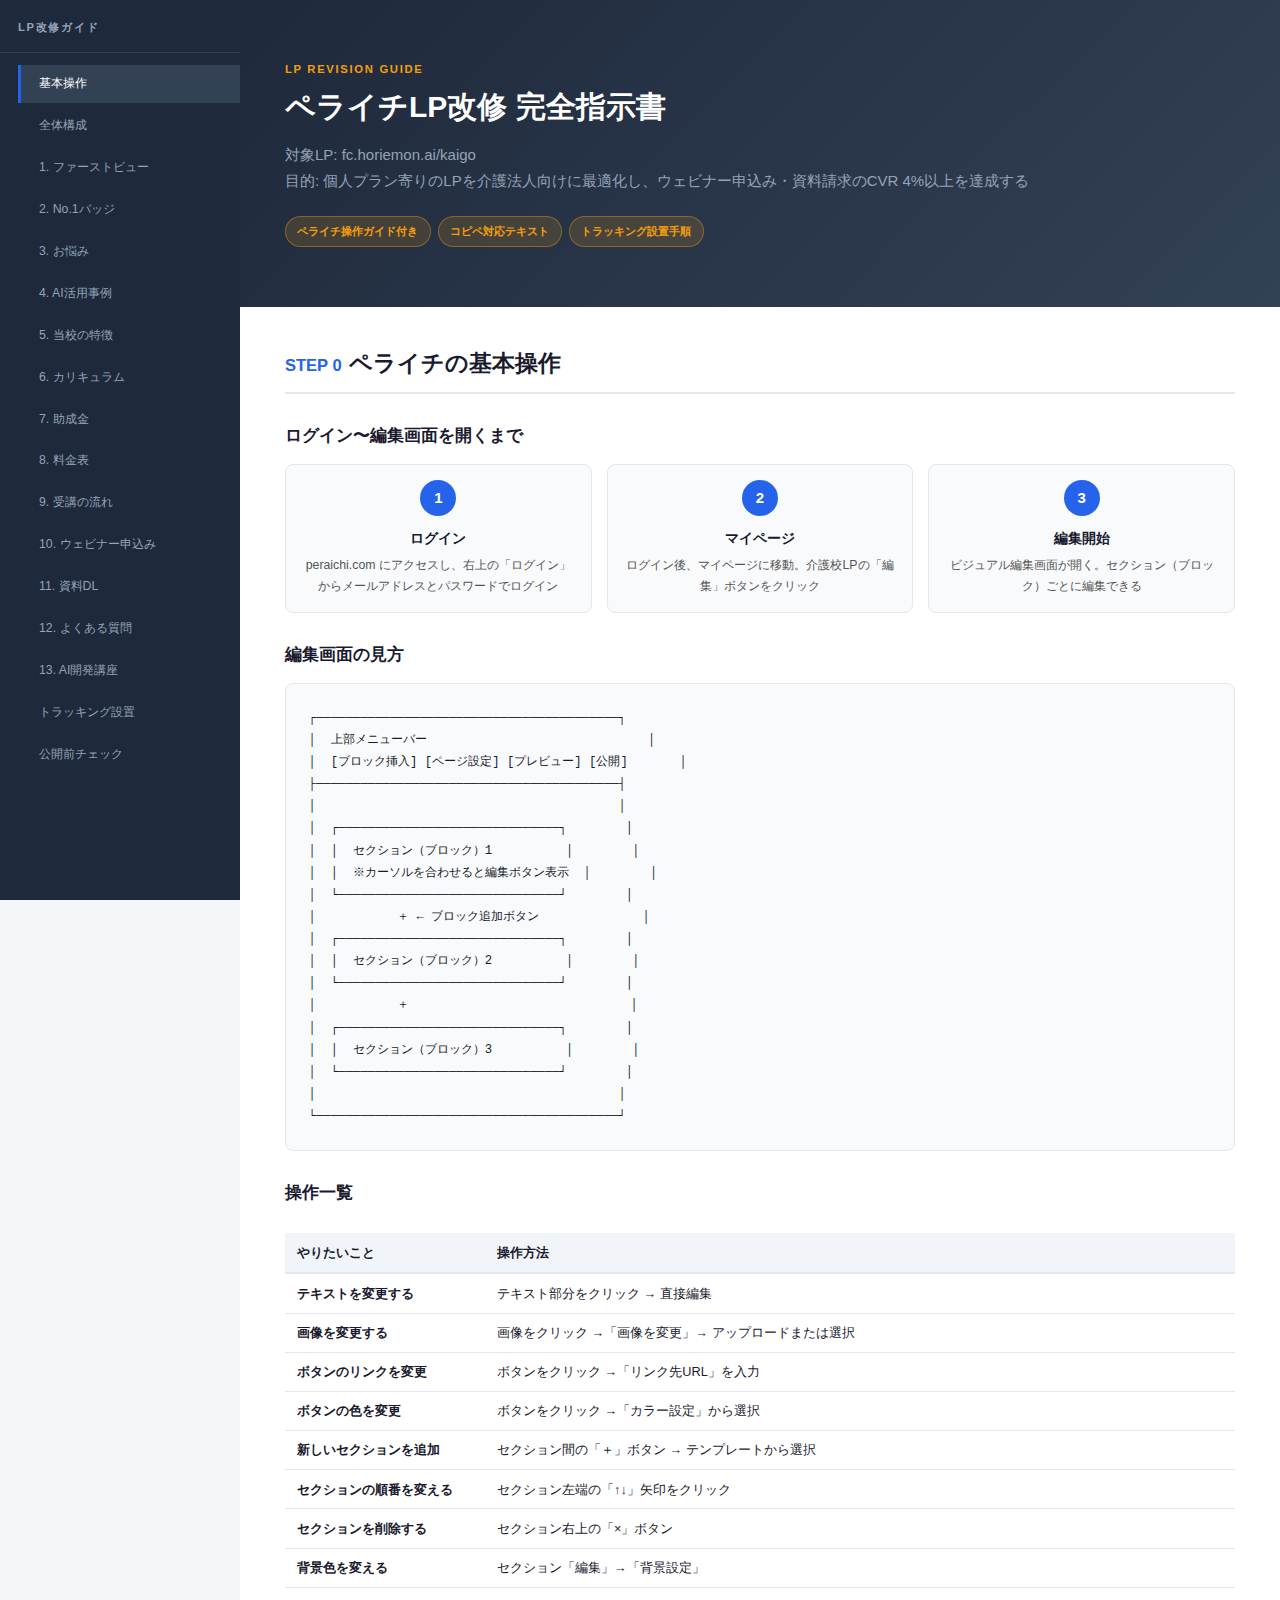
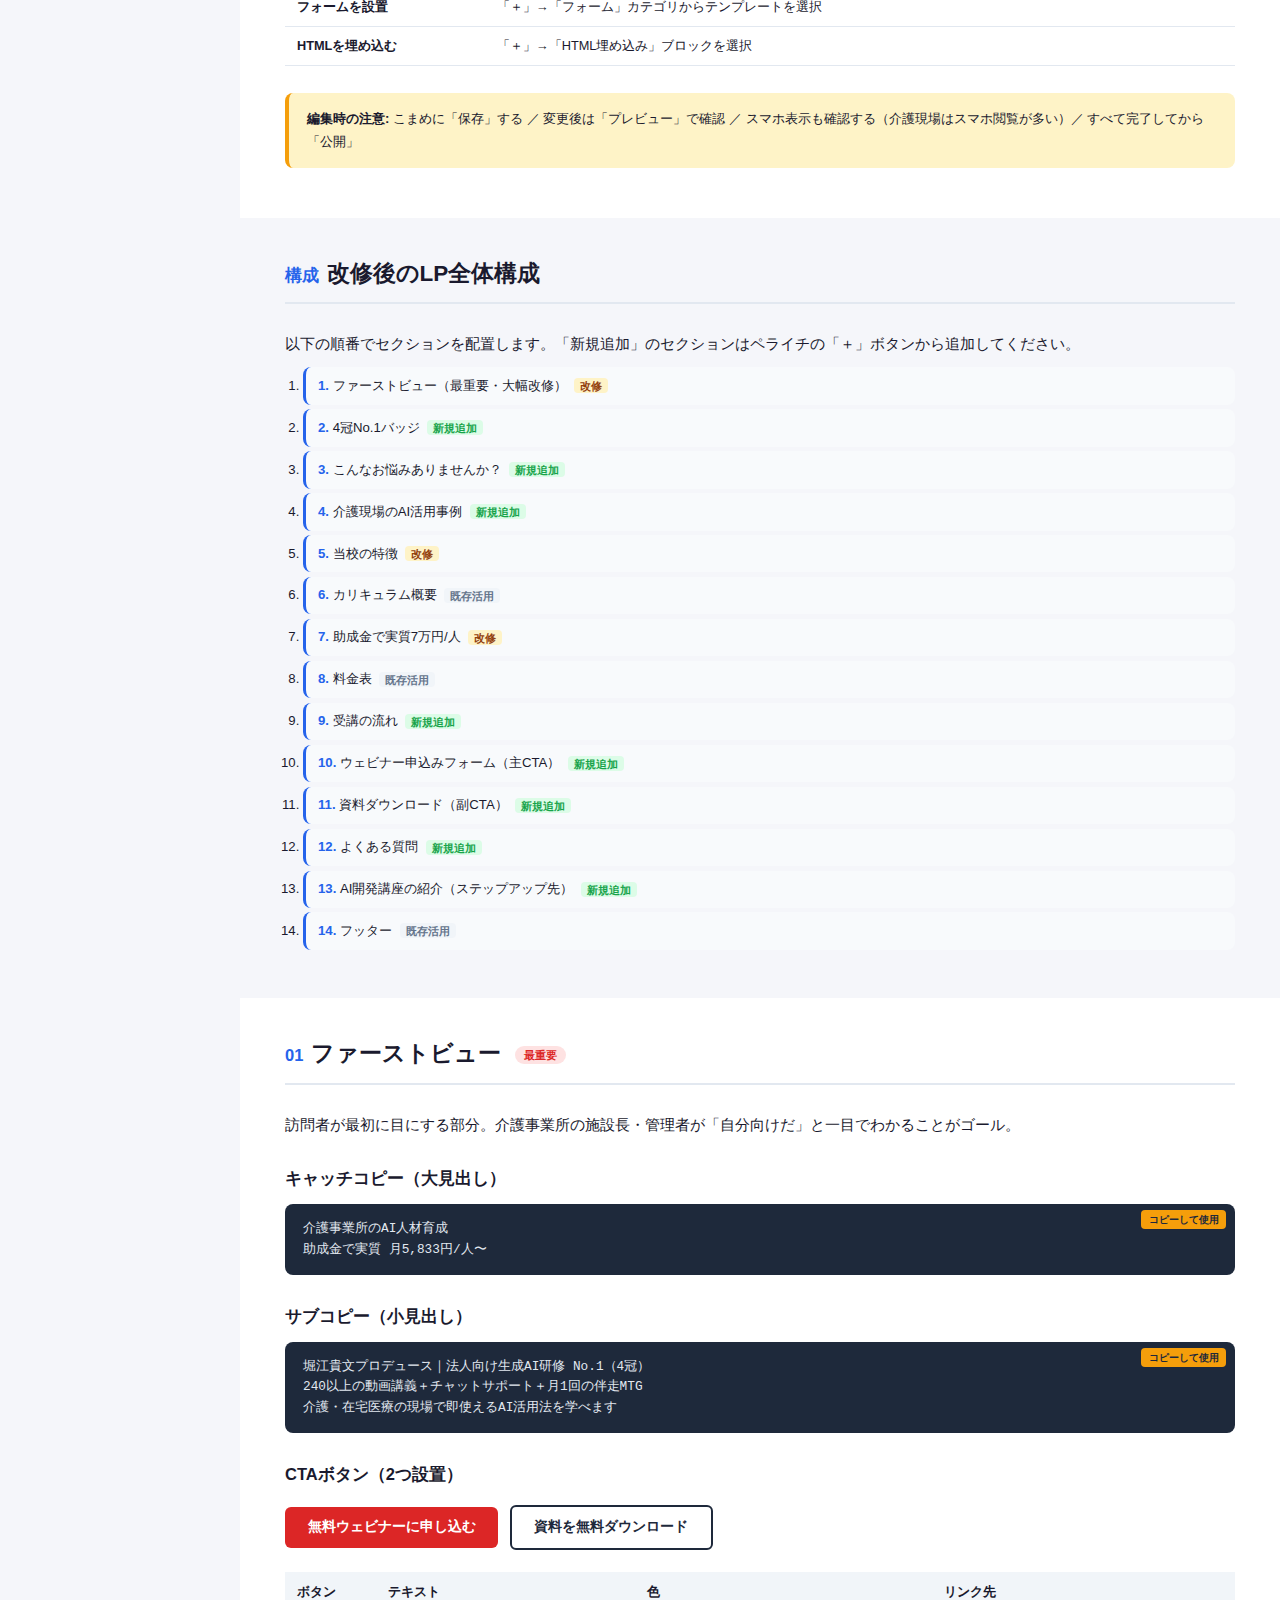
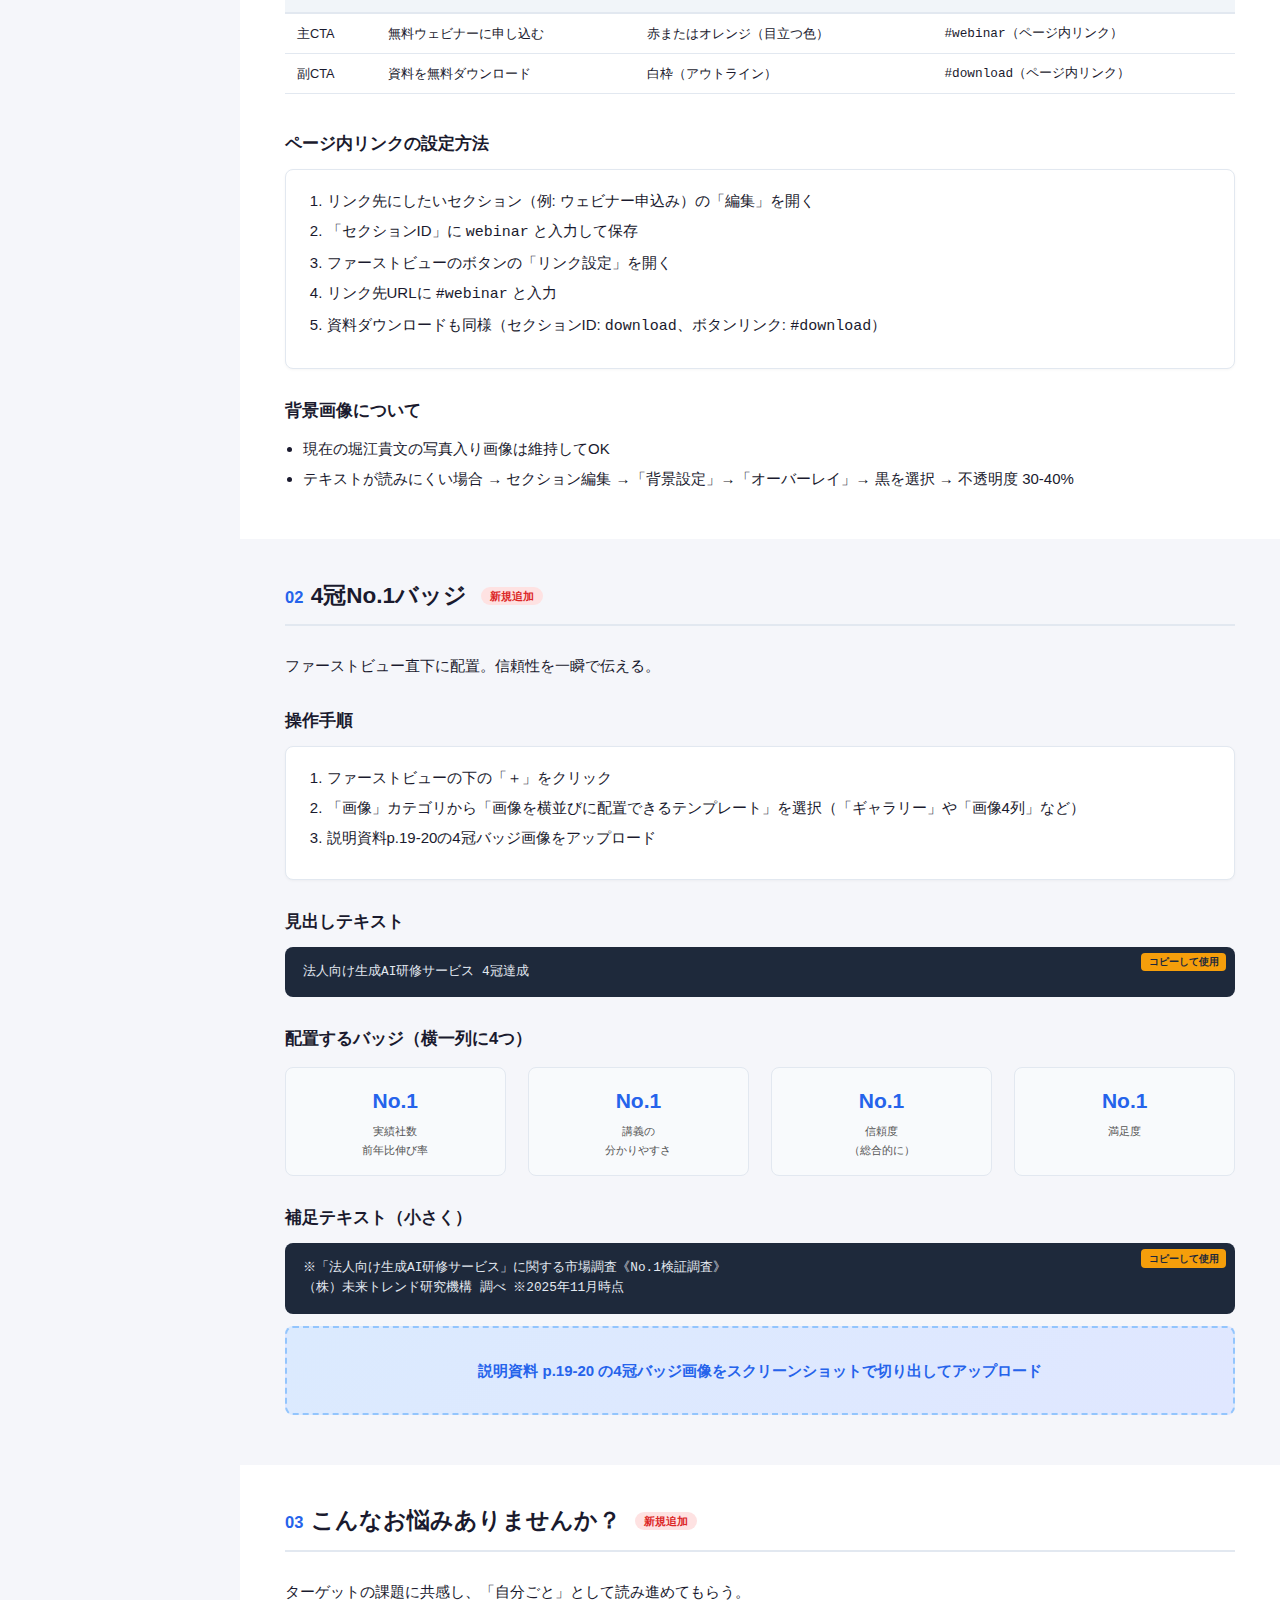
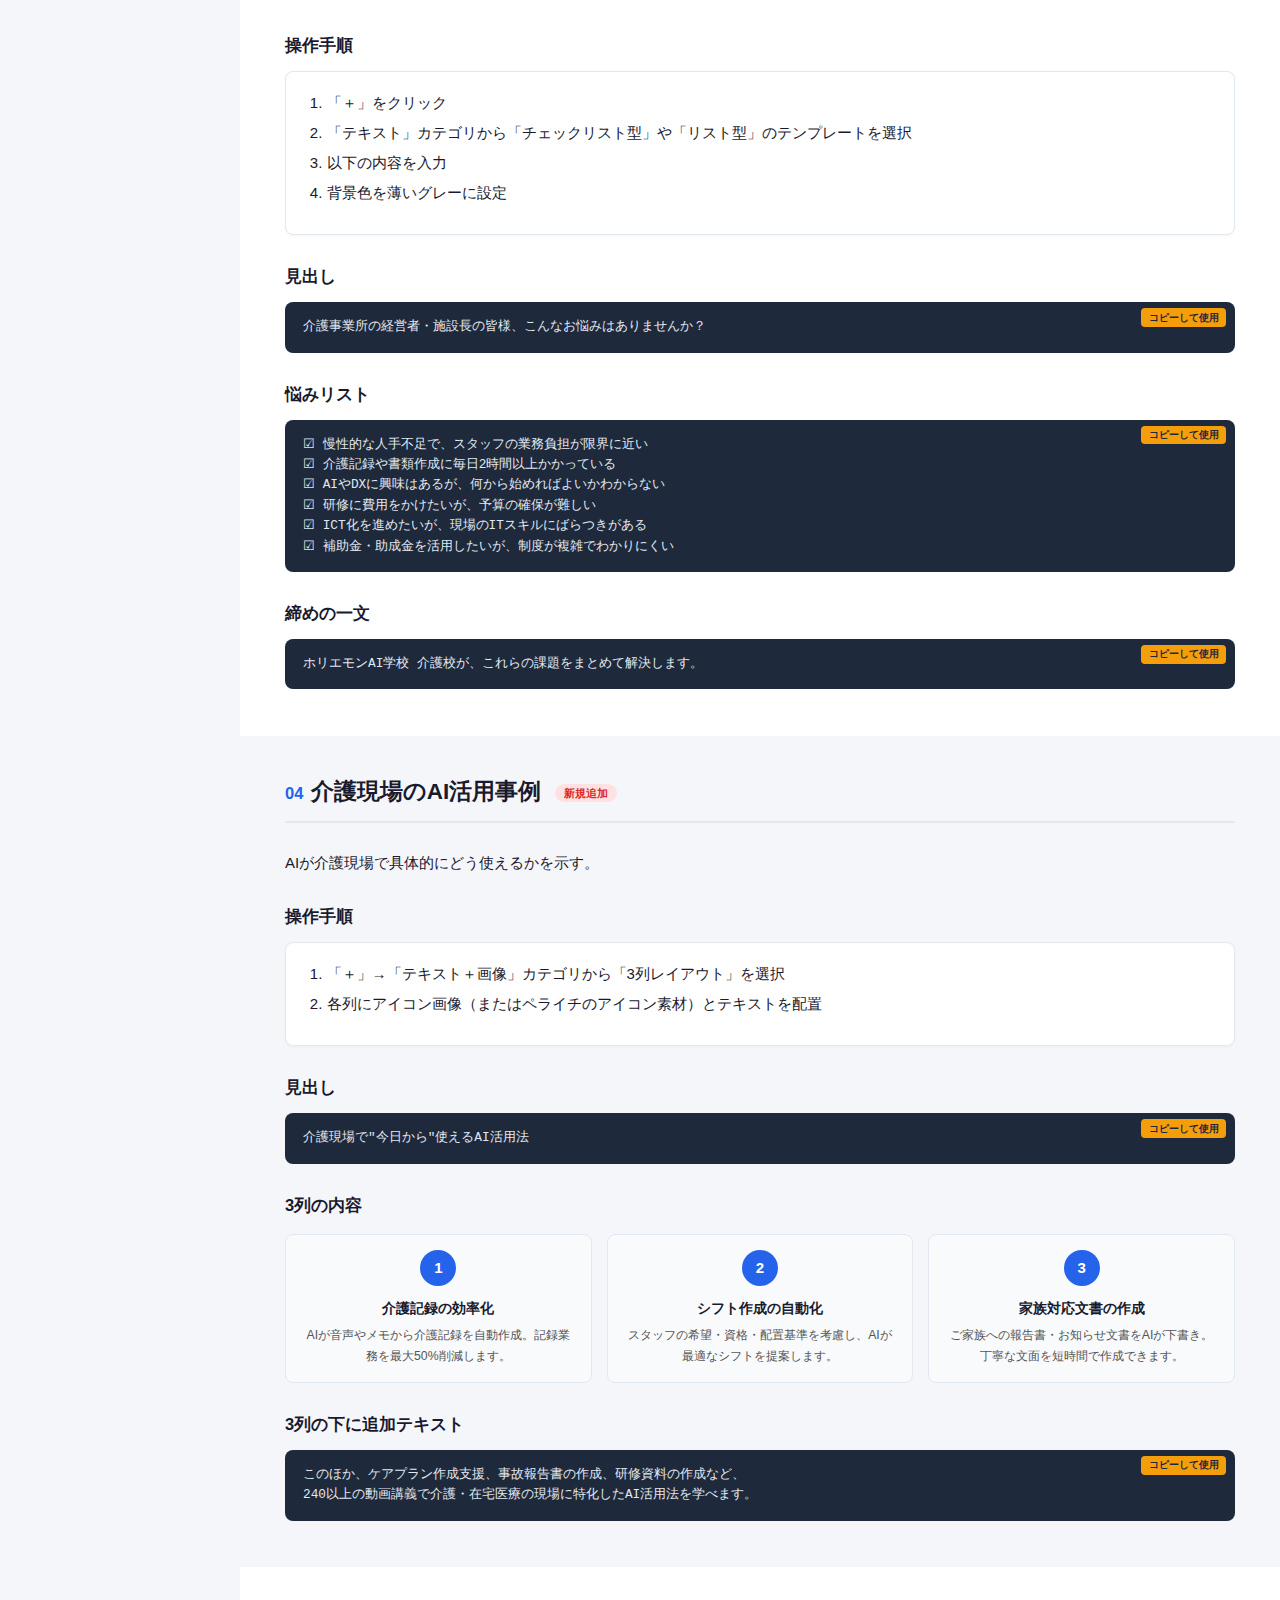
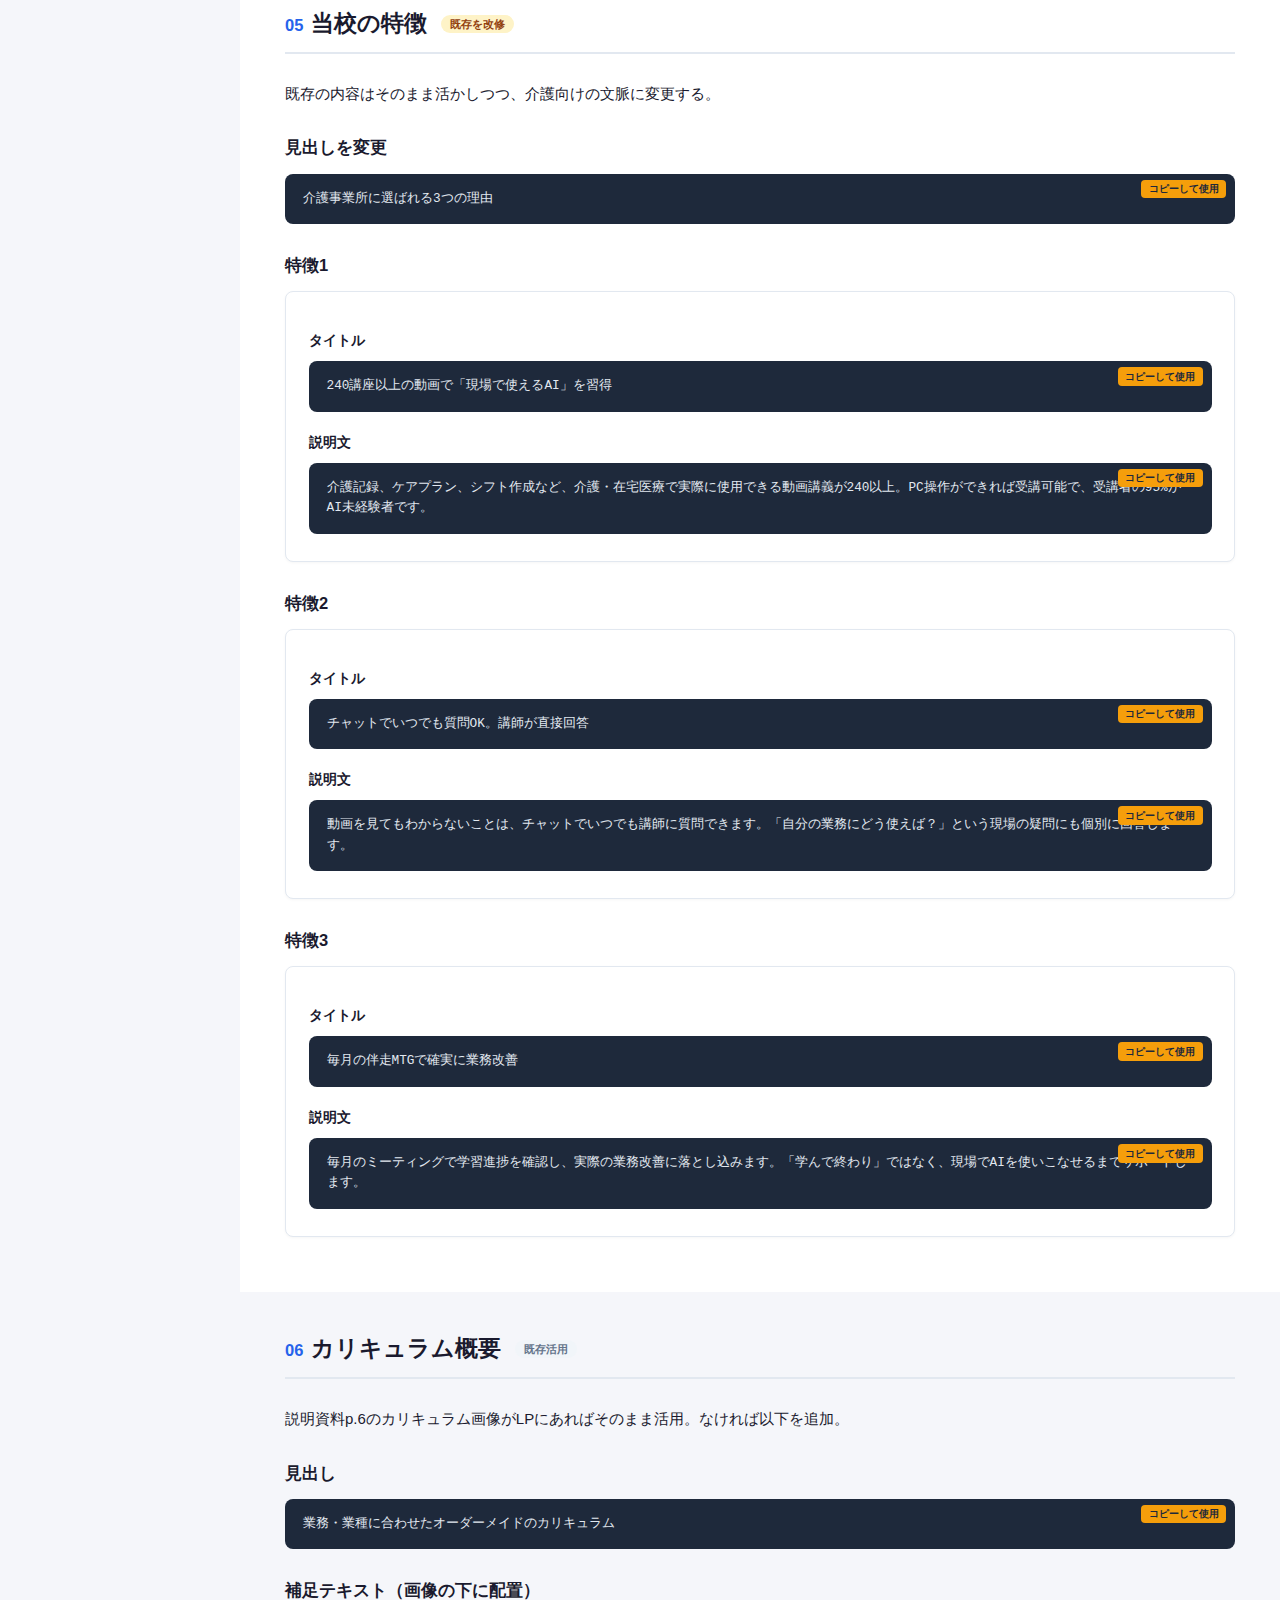
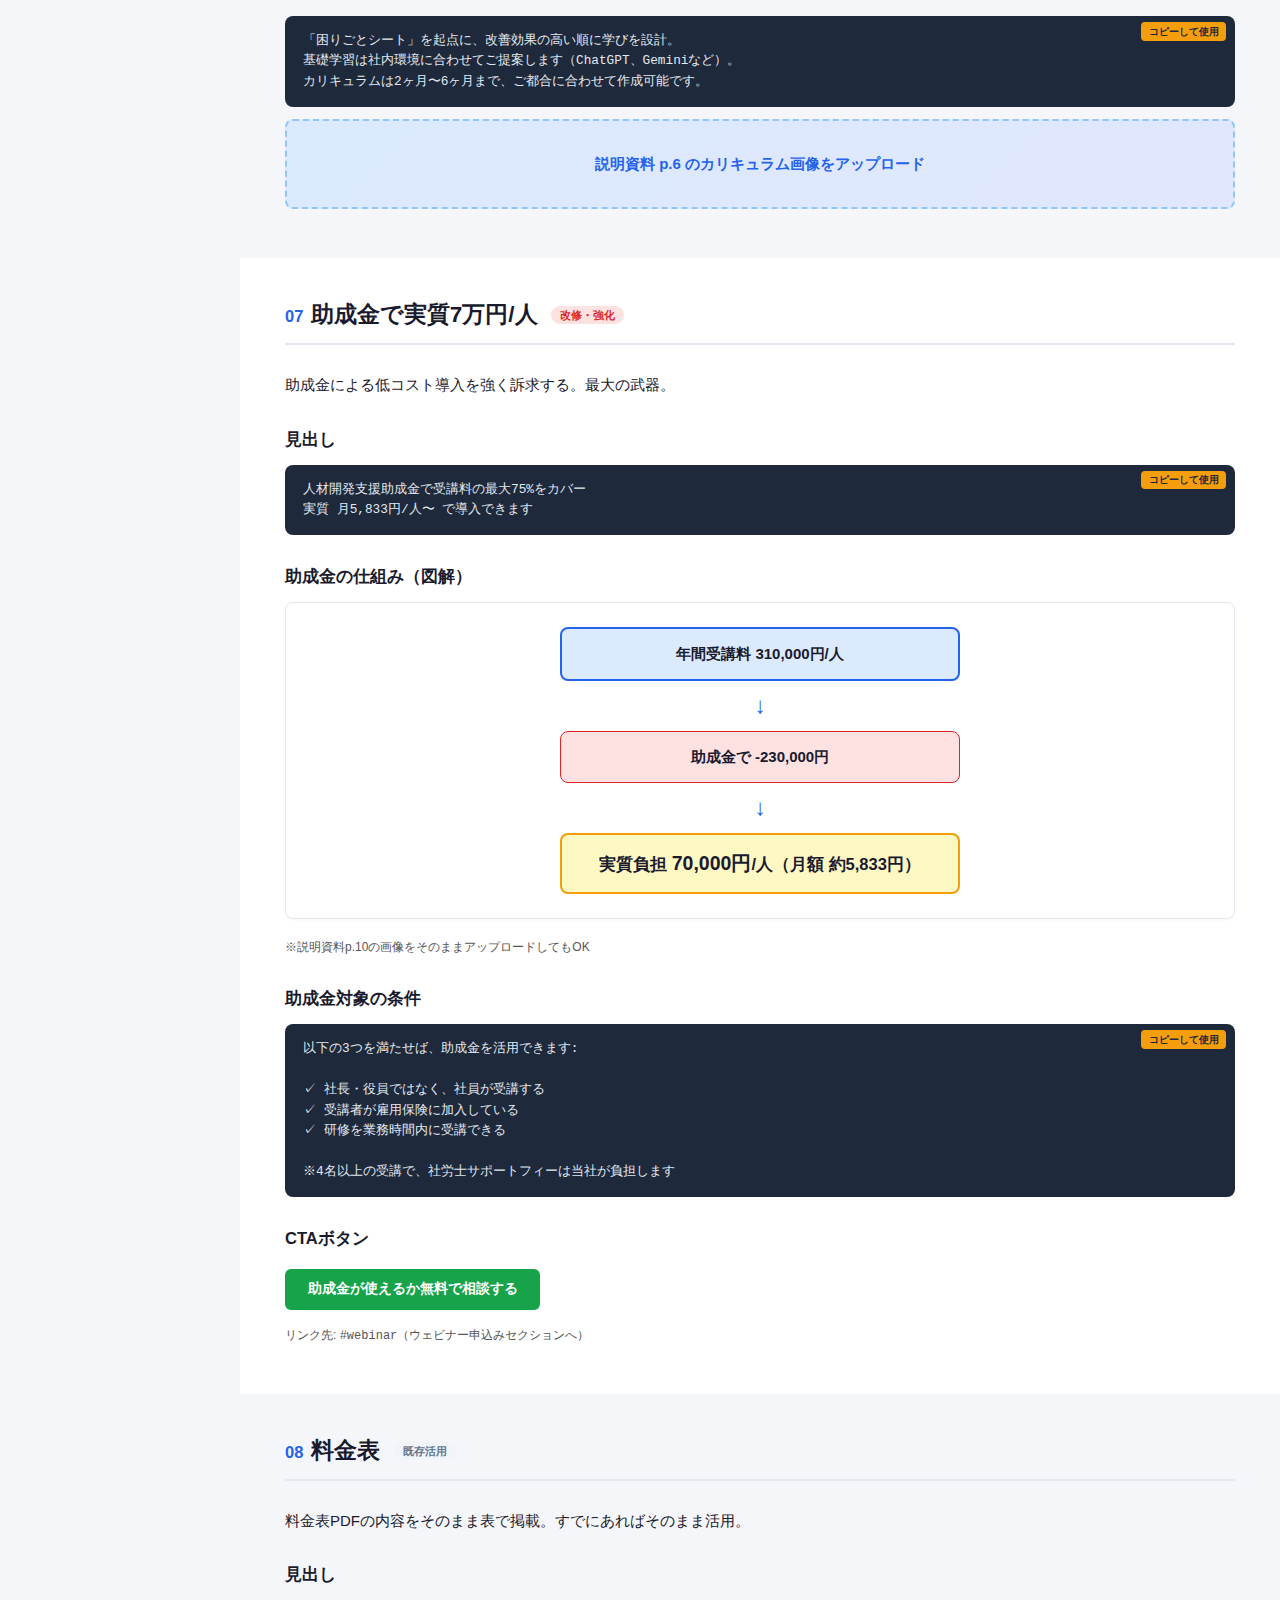
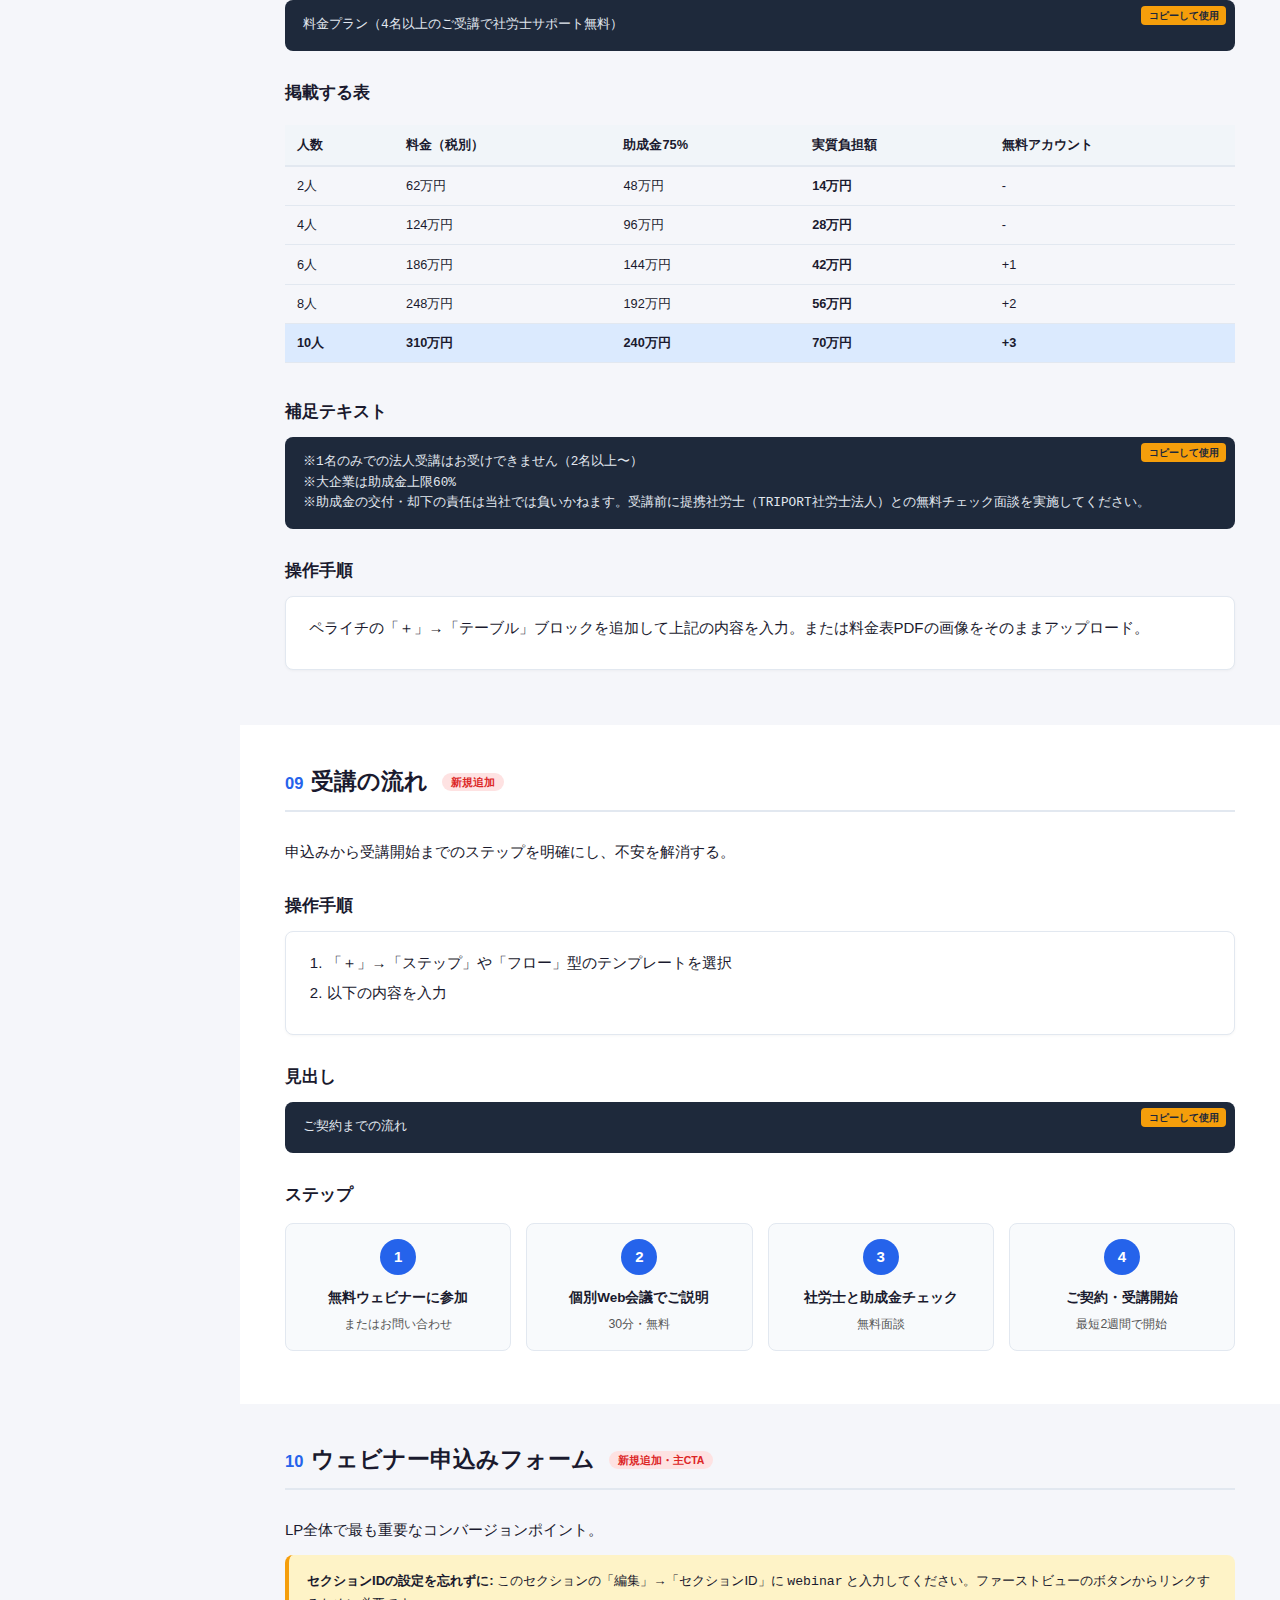
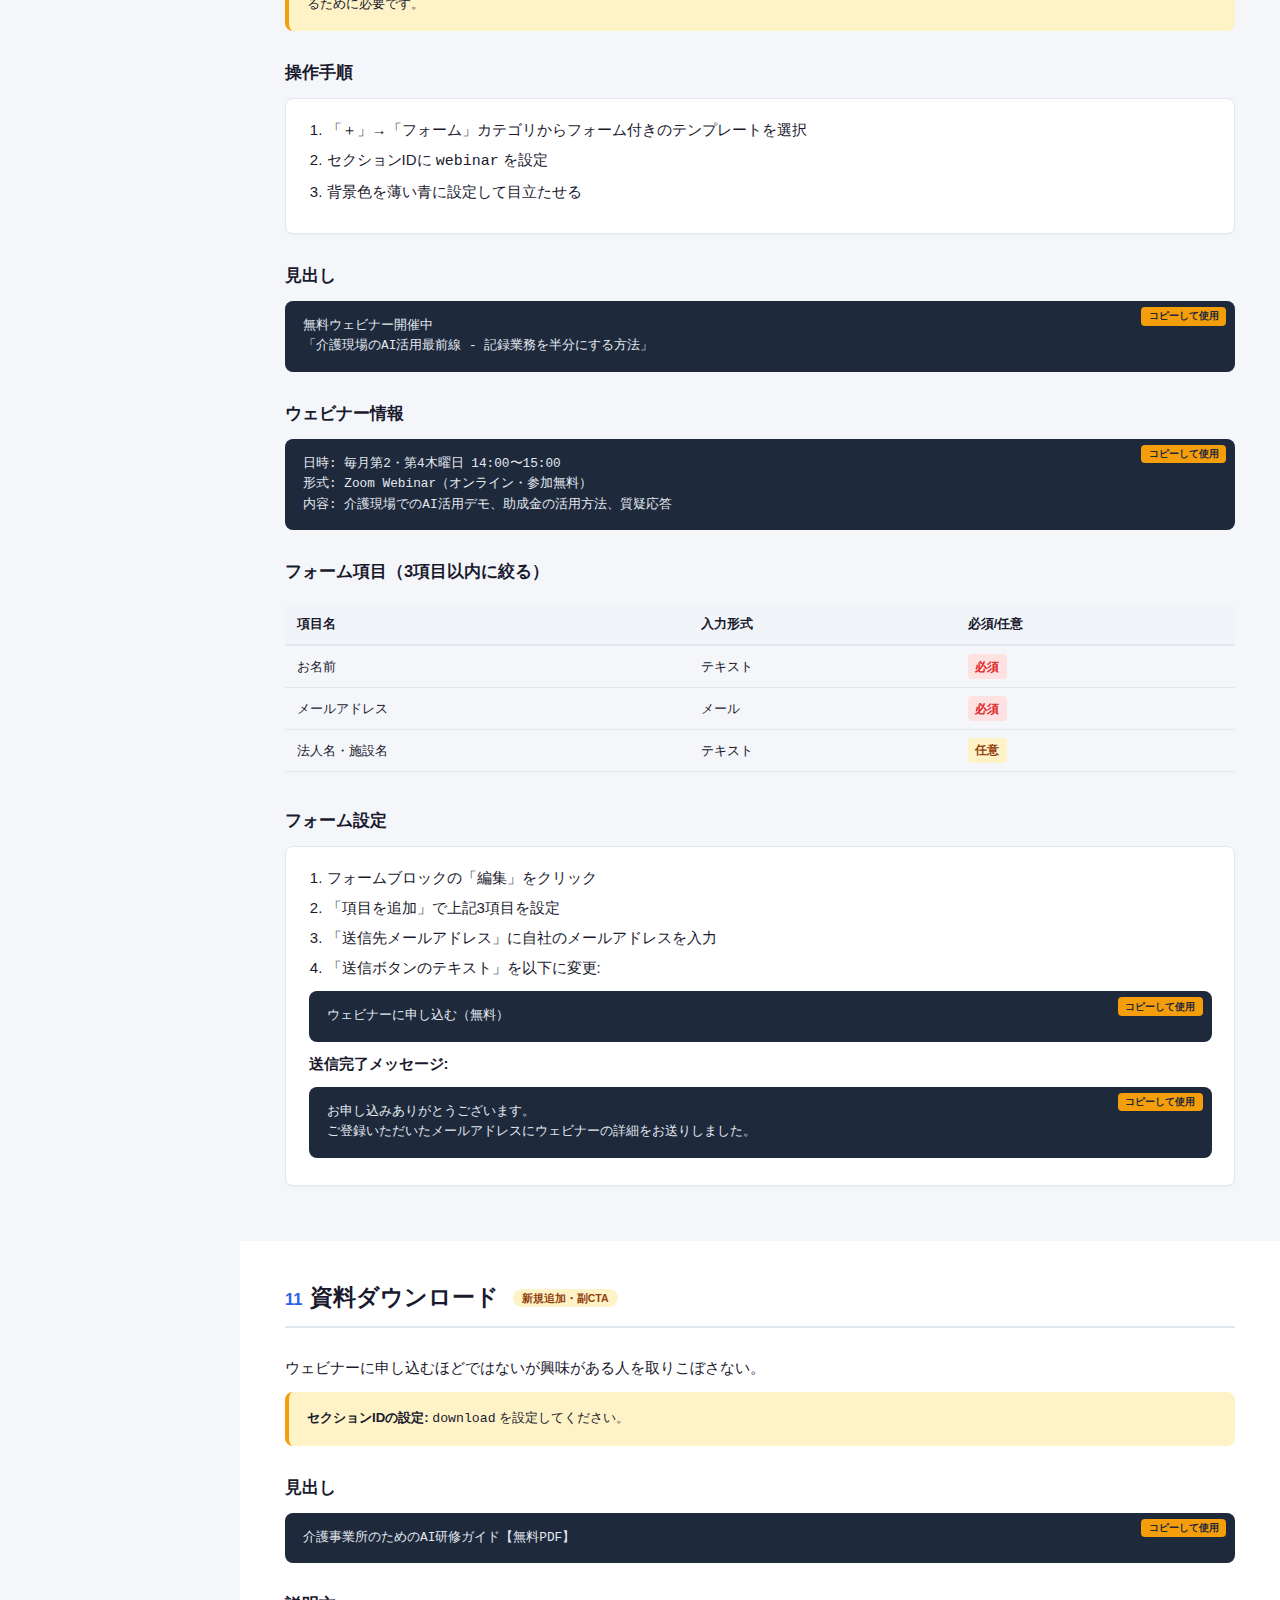
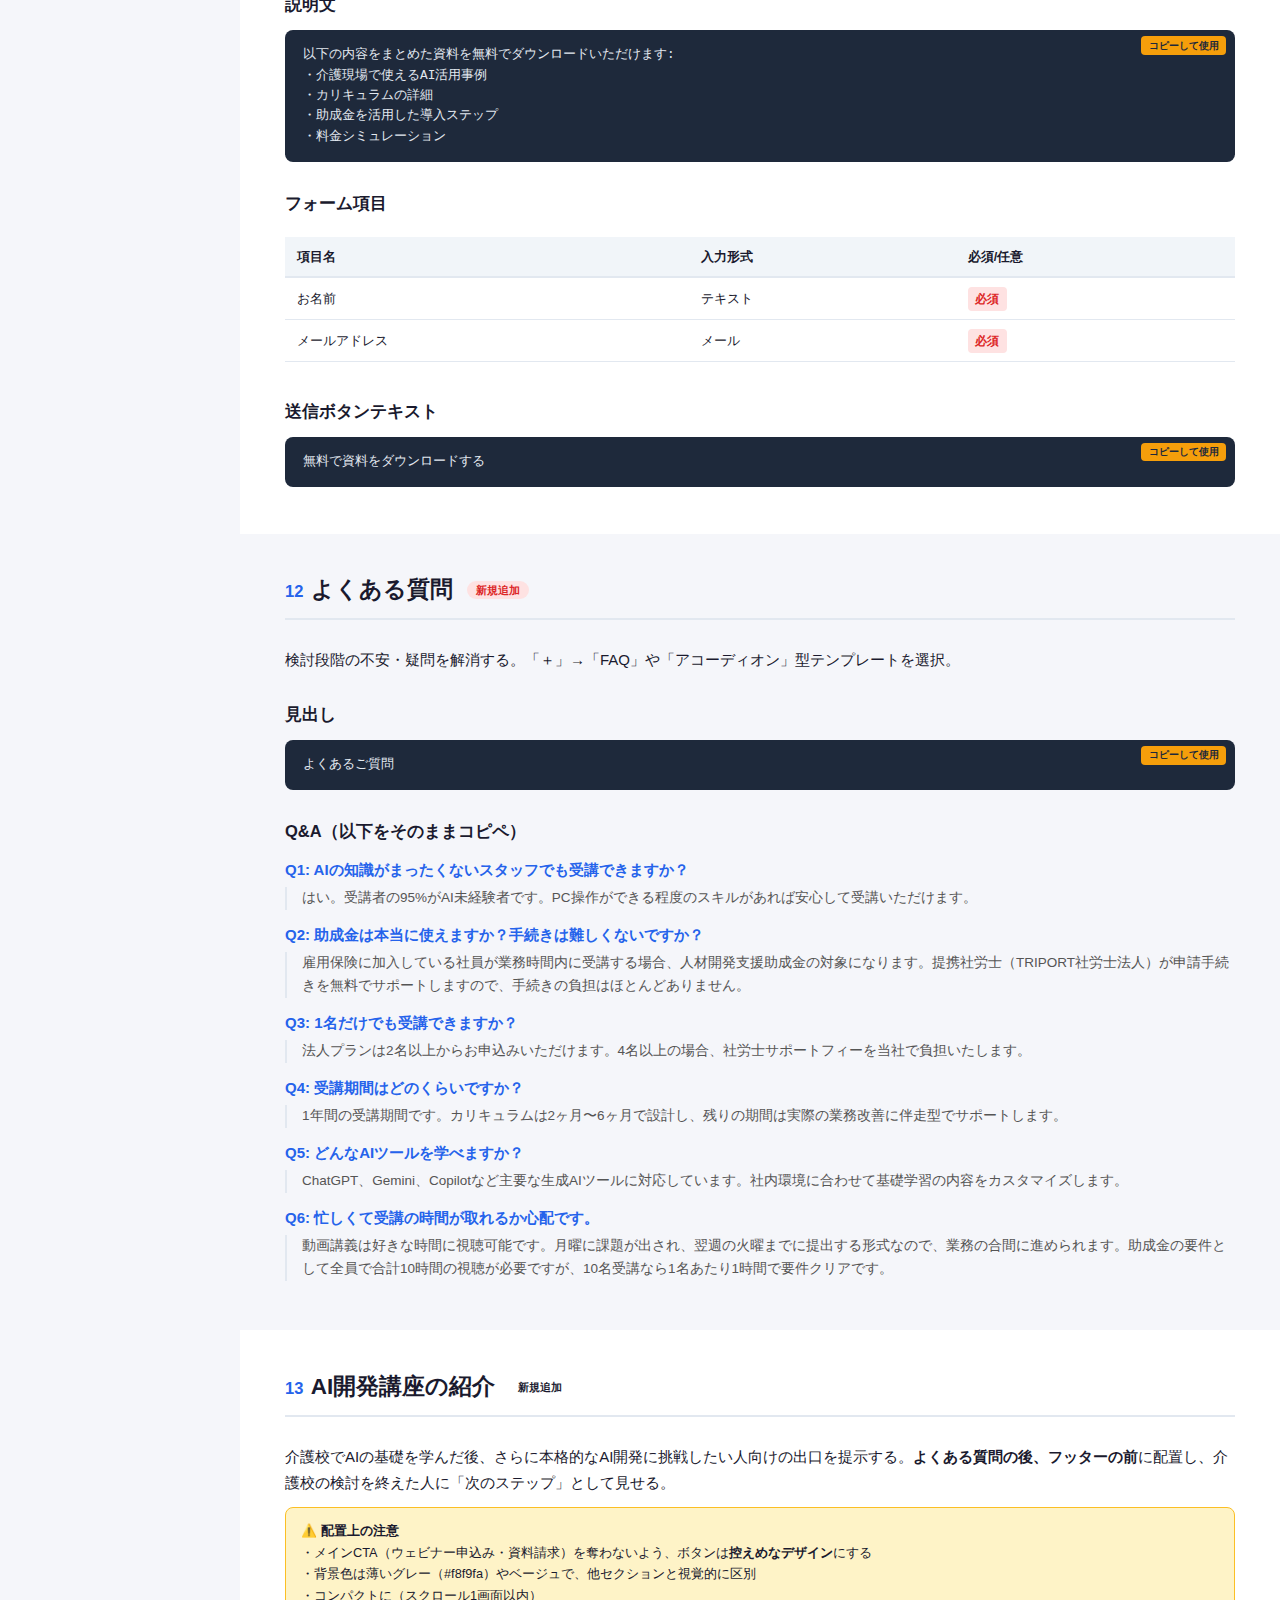
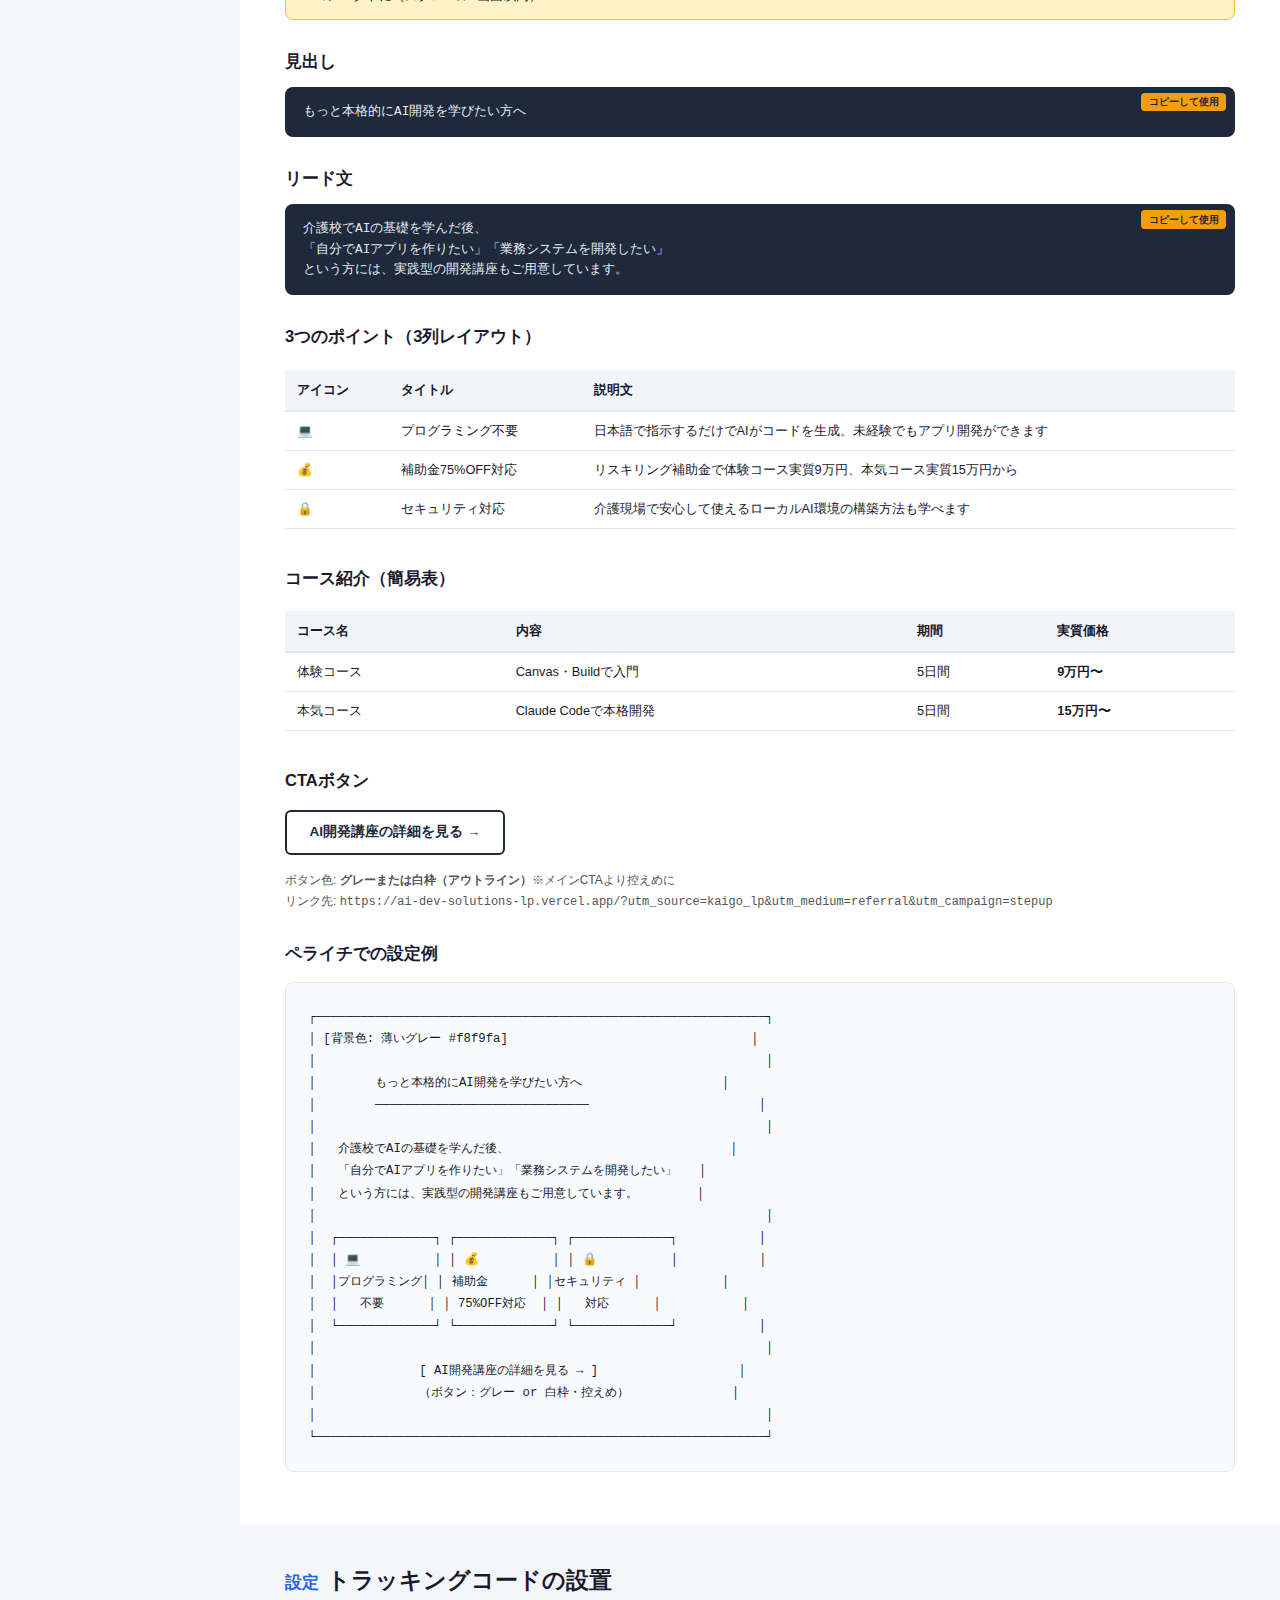
<file: lp-guide.html>
<!DOCTYPE html>
<html lang="ja">
<head>
<meta charset="UTF-8">
<meta name="viewport" content="width=device-width, initial-scale=1.0">
<title>ペライチLP改修 完全指示書</title>
<link rel="stylesheet" href="style.css">
<style>
/* Guide-specific overrides */
.copy-block{background:#1e293b;color:#e2e8f0;padding:1rem 1.2rem;border-radius:var(--radius);margin:.6rem 0;font-family:"Courier New",monospace;font-size:.85rem;line-height:1.6;white-space:pre-wrap;position:relative}
.copy-block::before{content:'コピーして使用';position:absolute;top:.4rem;right:.6rem;font-size:.65rem;background:var(--c-accent);color:#1e293b;padding:.1rem .5rem;border-radius:4px;font-weight:700;font-family:"Noto Sans JP",sans-serif}
.step-grid{display:grid;grid-template-columns:repeat(auto-fit,minmax(200px,1fr));gap:1rem;margin:1rem 0}
.step-box{background:#f8fafc;border:1px solid var(--c-border);border-radius:var(--radius);padding:1rem;text-align:center}
.step-num{display:inline-flex;align-items:center;justify-content:center;width:36px;height:36px;background:var(--c-primary);color:#fff;border-radius:50%;font-weight:700;margin-bottom:.5rem}
.step-box h4{margin:.3rem 0;font-size:.9rem}
.step-box p{font-size:.82rem;color:var(--c-text-sub);margin:0}
.op-table{margin:1rem 0}
.op-table td:first-child{font-weight:600;white-space:nowrap;width:200px}
.section-map{counter-reset:sec}
.section-map li{counter-increment:sec;padding:.5rem .8rem;margin:.3rem 0;background:#f8fafc;border-radius:var(--radius);border-left:3px solid var(--c-primary);font-size:.88rem}
.section-map li::before{content:counter(sec) ". ";font-weight:700;color:var(--c-primary)}
.section-map li.new::after{content:'新規追加';font-size:.7rem;background:var(--c-success-light);color:var(--c-success);padding:.1rem .4rem;border-radius:4px;margin-left:.5rem;font-weight:600}
.section-map li.edit::after{content:'改修';font-size:.7rem;background:var(--c-accent-light);color:#92400e;padding:.1rem .4rem;border-radius:4px;margin-left:.5rem;font-weight:600}
.section-map li.keep::after{content:'既存活用';font-size:.7rem;background:#f1f5f9;color:#64748b;padding:.1rem .4rem;border-radius:4px;margin-left:.5rem;font-weight:600}
.qa-item{margin:.8rem 0}
.qa-q{font-weight:700;color:var(--c-primary);margin-bottom:.3rem}
.qa-a{padding-left:1rem;border-left:2px solid var(--c-border);font-size:.9rem;color:var(--c-text-sub)}
.checklist-final{list-style:none;margin:0;padding:0}
.checklist-final li{padding:.5rem .5rem .5rem 2rem;position:relative;font-size:.88rem;border-bottom:1px solid #f1f5f9}
.checklist-final li::before{content:'☐';position:absolute;left:.3rem;top:.5rem;font-size:1rem}
.diagram{background:#f8fafc;border:1px solid var(--c-border);border-radius:var(--radius);padding:1.5rem;margin:1rem 0;font-family:"Courier New",monospace;font-size:.82rem;line-height:1.8;white-space:pre-wrap}
.cta-example{display:inline-block;padding:.6rem 1.5rem;border-radius:6px;font-weight:700;font-size:.9rem;margin:.3rem .5rem .3rem 0}
.cta-primary{background:#dc2626;color:#fff}
.cta-secondary{background:transparent;color:#1e293b;border:2px solid #1e293b}
.cta-green{background:#16a34a;color:#fff}
.img-placeholder{background:linear-gradient(135deg,#dbeafe,#e0e7ff);border:2px dashed #93c5fd;border-radius:var(--radius);padding:2rem;text-align:center;color:var(--c-primary);font-weight:600;margin:.8rem 0}
.section-divider{border:none;border-top:3px solid var(--c-primary);margin:2rem 0}
.warn-box{background:#fef3c7;border:1px solid #fbbf24;border-radius:var(--radius);padding:.8rem 1rem;font-size:.85rem;margin:.8rem 0}
.code-block{background:#1e293b;color:#a5f3fc;padding:1rem 1.2rem;border-radius:var(--radius);margin:.6rem 0;font-family:"Courier New",monospace;font-size:.8rem;line-height:1.6;overflow-x:auto;white-space:pre}
</style>
</head>
<body>

<!-- サイドナビ -->
<nav id="sidebar">
<div class="nav-header">LP改修ガイド</div>
<ul>
<li><a href="#basics" class="active">基本操作</a></li>
<li><a href="#structure">全体構成</a></li>
<li><a href="#sec1">1. ファーストビュー</a></li>
<li><a href="#sec2">2. No.1バッジ</a></li>
<li><a href="#sec3">3. お悩み</a></li>
<li><a href="#sec4">4. AI活用事例</a></li>
<li><a href="#sec5">5. 当校の特徴</a></li>
<li><a href="#sec6">6. カリキュラム</a></li>
<li><a href="#sec7">7. 助成金</a></li>
<li><a href="#sec8">8. 料金表</a></li>
<li><a href="#sec9">9. 受講の流れ</a></li>
<li><a href="#sec10">10. ウェビナー申込み</a></li>
<li><a href="#sec11">11. 資料DL</a></li>
<li><a href="#sec12">12. よくある質問</a></li>
<li><a href="#sec13">13. AI開発講座</a></li>
<li><a href="#tracking">トラッキング設置</a></li>
<li><a href="#checklist">公開前チェック</a></li>
</ul>
</nav>

<!-- メインコンテンツ -->
<main id="content">

<!-- Hero -->
<div class="hero">
<div class="hero-inner">
<div class="hero-label">LP Revision Guide</div>
<h1>ペライチLP改修 完全指示書</h1>
<p class="hero-sub">対象LP: fc.horiemon.ai/kaigo<br>目的: 個人プラン寄りのLPを介護法人向けに最適化し、ウェビナー申込み・資料請求のCVR 4%以上を達成する</p>
<div class="hero-badges">
<span class="badge">ペライチ操作ガイド付き</span>
<span class="badge">コピペ対応テキスト</span>
<span class="badge">トラッキング設置手順</span>
</div>
</div>
</div>

<!-- 1. ペライチの基本操作 -->
<section id="basics">
<h2><span class="section-num">STEP 0</span>ペライチの基本操作</h2>

<h3>ログイン〜編集画面を開くまで</h3>
<div class="step-grid">
<div class="step-box">
<div class="step-num">1</div>
<h4>ログイン</h4>
<p>peraichi.com にアクセスし、右上の「ログイン」からメールアドレスとパスワードでログイン</p>
</div>
<div class="step-box">
<div class="step-num">2</div>
<h4>マイページ</h4>
<p>ログイン後、マイページに移動。介護校LPの「編集」ボタンをクリック</p>
</div>
<div class="step-box">
<div class="step-num">3</div>
<h4>編集開始</h4>
<p>ビジュアル編集画面が開く。セクション（ブロック）ごとに編集できる</p>
</div>
</div>

<h3>編集画面の見方</h3>
<div class="diagram">┌─────────────────────────────────────────┐
│  上部メニューバー                              │
│  [ブロック挿入] [ページ設定] [プレビュー] [公開]       │
├─────────────────────────────────────────┤
│                                         │
│  ┌──────────────────────────────┐        │
│  │  セクション（ブロック）1          │        │
│  │  ※カーソルを合わせると編集ボタン表示  │        │
│  └──────────────────────────────┘        │
│           ＋ ← ブロック追加ボタン              │
│  ┌──────────────────────────────┐        │
│  │  セクション（ブロック）2          │        │
│  └──────────────────────────────┘        │
│           ＋                              │
│  ┌──────────────────────────────┐        │
│  │  セクション（ブロック）3          │        │
│  └──────────────────────────────┘        │
│                                         │
└─────────────────────────────────────────┘</div>

<h3>操作一覧</h3>
<div class="table-scroll">
<table class="op-table">
<thead><tr><th>やりたいこと</th><th>操作方法</th></tr></thead>
<tbody>
<tr><td>テキストを変更する</td><td>テキスト部分をクリック → 直接編集</td></tr>
<tr><td>画像を変更する</td><td>画像をクリック →「画像を変更」→ アップロードまたは選択</td></tr>
<tr><td>ボタンのリンクを変更</td><td>ボタンをクリック →「リンク先URL」を入力</td></tr>
<tr><td>ボタンの色を変更</td><td>ボタンをクリック →「カラー設定」から選択</td></tr>
<tr><td>新しいセクションを追加</td><td>セクション間の「＋」ボタン → テンプレートから選択</td></tr>
<tr><td>セクションの順番を変える</td><td>セクション左端の「↑↓」矢印をクリック</td></tr>
<tr><td>セクションを削除する</td><td>セクション右上の「×」ボタン</td></tr>
<tr><td>背景色を変える</td><td>セクション「編集」→「背景設定」</td></tr>
<tr><td>フォームを設置</td><td>「＋」→「フォーム」カテゴリからテンプレートを選択</td></tr>
<tr><td>HTMLを埋め込む</td><td>「＋」→「HTML埋め込み」ブロックを選択</td></tr>
</tbody>
</table>
</div>

<div class="callout callout-warning">
<strong>編集時の注意:</strong> こまめに「保存」する ／ 変更後は「プレビュー」で確認 ／ スマホ表示も確認する（介護現場はスマホ閲覧が多い）／ すべて完了してから「公開」
</div>
</section>

<!-- 全体構成 -->
<section id="structure">
<h2><span class="section-num">構成</span>改修後のLP全体構成</h2>
<p>以下の順番でセクションを配置します。「新規追加」のセクションはペライチの「＋」ボタンから追加してください。</p>
<ol class="section-map">
<li class="edit">ファーストビュー（最重要・大幅改修）</li>
<li class="new">4冠No.1バッジ</li>
<li class="new">こんなお悩みありませんか？</li>
<li class="new">介護現場のAI活用事例</li>
<li class="edit">当校の特徴</li>
<li class="keep">カリキュラム概要</li>
<li class="edit">助成金で実質7万円/人</li>
<li class="keep">料金表</li>
<li class="new">受講の流れ</li>
<li class="new">ウェビナー申込みフォーム（主CTA）</li>
<li class="new">資料ダウンロード（副CTA）</li>
<li class="new">よくある質問</li>
<li class="new">AI開発講座の紹介（ステップアップ先）</li>
<li class="keep">フッター</li>
</ol>
</section>

<!-- セクション1: ファーストビュー -->
<section id="sec1">
<h2><span class="section-num">01</span>ファーストビュー <span class="priority priority-high">最重要</span></h2>
<p>訪問者が最初に目にする部分。介護事業所の施設長・管理者が「自分向けだ」と一目でわかることがゴール。</p>

<h3>キャッチコピー（大見出し）</h3>
<div class="copy-block">介護事業所のAI人材育成
助成金で実質 月5,833円/人〜</div>

<h3>サブコピー（小見出し）</h3>
<div class="copy-block">堀江貴文プロデュース｜法人向け生成AI研修 No.1（4冠）
240以上の動画講義＋チャットサポート＋月1回の伴走MTG
介護・在宅医療の現場で即使えるAI活用法を学べます</div>

<h3>CTAボタン（2つ設置）</h3>
<p>
<span class="cta-example cta-primary">無料ウェビナーに申し込む</span>
<span class="cta-example cta-secondary">資料を無料ダウンロード</span>
</p>
<div class="table-scroll">
<table>
<thead><tr><th>ボタン</th><th>テキスト</th><th>色</th><th>リンク先</th></tr></thead>
<tbody>
<tr><td>主CTA</td><td>無料ウェビナーに申し込む</td><td>赤またはオレンジ（目立つ色）</td><td><code>#webinar</code>（ページ内リンク）</td></tr>
<tr><td>副CTA</td><td>資料を無料ダウンロード</td><td>白枠（アウトライン）</td><td><code>#download</code>（ページ内リンク）</td></tr>
</tbody>
</table>
</div>

<h3>ページ内リンクの設定方法</h3>
<div class="card">
<ol>
<li>リンク先にしたいセクション（例: ウェビナー申込み）の「編集」を開く</li>
<li>「セクションID」に <code>webinar</code> と入力して保存</li>
<li>ファーストビューのボタンの「リンク設定」を開く</li>
<li>リンク先URLに <code>#webinar</code> と入力</li>
<li>資料ダウンロードも同様（セクションID: <code>download</code>、ボタンリンク: <code>#download</code>）</li>
</ol>
</div>

<h3>背景画像について</h3>
<ul>
<li>現在の堀江貴文の写真入り画像は維持してOK</li>
<li>テキストが読みにくい場合 → セクション編集 →「背景設定」→「オーバーレイ」→ 黒を選択 → 不透明度 30-40%</li>
</ul>
</section>

<!-- セクション2: No.1バッジ -->
<section id="sec2">
<h2><span class="section-num">02</span>4冠No.1バッジ <span class="priority priority-high">新規追加</span></h2>
<p>ファーストビュー直下に配置。信頼性を一瞬で伝える。</p>

<h3>操作手順</h3>
<div class="card">
<ol>
<li>ファーストビューの下の「＋」をクリック</li>
<li>「画像」カテゴリから「画像を横並びに配置できるテンプレート」を選択（「ギャラリー」や「画像4列」など）</li>
<li>説明資料p.19-20の4冠バッジ画像をアップロード</li>
</ol>
</div>

<h3>見出しテキスト</h3>
<div class="copy-block">法人向け生成AI研修サービス 4冠達成</div>

<h3>配置するバッジ（横一列に4つ）</h3>
<div class="metrics-row">
<div class="metric"><span class="metric-value">No.1</span><span class="metric-label">実績社数<br>前年比伸び率</span></div>
<div class="metric"><span class="metric-value">No.1</span><span class="metric-label">講義の<br>分かりやすさ</span></div>
<div class="metric"><span class="metric-value">No.1</span><span class="metric-label">信頼度<br>（総合的に）</span></div>
<div class="metric"><span class="metric-value">No.1</span><span class="metric-label">満足度</span></div>
</div>

<h3>補足テキスト（小さく）</h3>
<div class="copy-block">※「法人向け生成AI研修サービス」に関する市場調査《No.1検証調査》
（株）未来トレンド研究機構 調べ ※2025年11月時点</div>

<div class="img-placeholder">説明資料 p.19-20 の4冠バッジ画像をスクリーンショットで切り出してアップロード</div>
</section>

<!-- セクション3: お悩み -->
<section id="sec3">
<h2><span class="section-num">03</span>こんなお悩みありませんか？ <span class="priority priority-high">新規追加</span></h2>
<p>ターゲットの課題に共感し、「自分ごと」として読み進めてもらう。</p>

<h3>操作手順</h3>
<div class="card">
<ol>
<li>「＋」をクリック</li>
<li>「テキスト」カテゴリから「チェックリスト型」や「リスト型」のテンプレートを選択</li>
<li>以下の内容を入力</li>
<li>背景色を薄いグレーに設定</li>
</ol>
</div>

<h3>見出し</h3>
<div class="copy-block">介護事業所の経営者・施設長の皆様、こんなお悩みはありませんか？</div>

<h3>悩みリスト</h3>
<div class="copy-block">☑ 慢性的な人手不足で、スタッフの業務負担が限界に近い
☑ 介護記録や書類作成に毎日2時間以上かかっている
☑ AIやDXに興味はあるが、何から始めればよいかわからない
☑ 研修に費用をかけたいが、予算の確保が難しい
☑ ICT化を進めたいが、現場のITスキルにばらつきがある
☑ 補助金・助成金を活用したいが、制度が複雑でわかりにくい</div>

<h3>締めの一文</h3>
<div class="copy-block">ホリエモンAI学校 介護校が、これらの課題をまとめて解決します。</div>
</section>

<!-- セクション4: AI活用事例 -->
<section id="sec4">
<h2><span class="section-num">04</span>介護現場のAI活用事例 <span class="priority priority-high">新規追加</span></h2>
<p>AIが介護現場で具体的にどう使えるかを示す。</p>

<h3>操作手順</h3>
<div class="card">
<ol>
<li>「＋」→「テキスト＋画像」カテゴリから「3列レイアウト」を選択</li>
<li>各列にアイコン画像（またはペライチのアイコン素材）とテキストを配置</li>
</ol>
</div>

<h3>見出し</h3>
<div class="copy-block">介護現場で"今日から"使えるAI活用法</div>

<h3>3列の内容</h3>
<div class="step-grid">
<div class="step-box">
<div class="step-num">1</div>
<h4>介護記録の効率化</h4>
<p>AIが音声やメモから介護記録を自動作成。記録業務を最大50%削減します。</p>
</div>
<div class="step-box">
<div class="step-num">2</div>
<h4>シフト作成の自動化</h4>
<p>スタッフの希望・資格・配置基準を考慮し、AIが最適なシフトを提案します。</p>
</div>
<div class="step-box">
<div class="step-num">3</div>
<h4>家族対応文書の作成</h4>
<p>ご家族への報告書・お知らせ文書をAIが下書き。丁寧な文面を短時間で作成できます。</p>
</div>
</div>

<h3>3列の下に追加テキスト</h3>
<div class="copy-block">このほか、ケアプラン作成支援、事故報告書の作成、研修資料の作成など、
240以上の動画講義で介護・在宅医療の現場に特化したAI活用法を学べます。</div>
</section>

<!-- セクション5: 当校の特徴 -->
<section id="sec5">
<h2><span class="section-num">05</span>当校の特徴 <span class="priority priority-mid">既存を改修</span></h2>
<p>既存の内容はそのまま活かしつつ、介護向けの文脈に変更する。</p>

<h3>見出しを変更</h3>
<div class="copy-block">介護事業所に選ばれる3つの理由</div>

<h3>特徴1</h3>
<div class="card">
<h4>タイトル</h4>
<div class="copy-block">240講座以上の動画で「現場で使えるAI」を習得</div>
<h4>説明文</h4>
<div class="copy-block">介護記録、ケアプラン、シフト作成など、介護・在宅医療で実際に使用できる動画講義が240以上。PC操作ができれば受講可能で、受講者の95%がAI未経験者です。</div>
</div>

<h3>特徴2</h3>
<div class="card">
<h4>タイトル</h4>
<div class="copy-block">チャットでいつでも質問OK。講師が直接回答</div>
<h4>説明文</h4>
<div class="copy-block">動画を見てもわからないことは、チャットでいつでも講師に質問できます。「自分の業務にどう使えば？」という現場の疑問にも個別に回答します。</div>
</div>

<h3>特徴3</h3>
<div class="card">
<h4>タイトル</h4>
<div class="copy-block">毎月の伴走MTGで確実に業務改善</div>
<h4>説明文</h4>
<div class="copy-block">毎月のミーティングで学習進捗を確認し、実際の業務改善に落とし込みます。「学んで終わり」ではなく、現場でAIを使いこなせるまでサポートします。</div>
</div>
</section>

<!-- セクション6: カリキュラム -->
<section id="sec6">
<h2><span class="section-num">06</span>カリキュラム概要 <span class="priority priority-sub">既存活用</span></h2>
<p>説明資料p.6のカリキュラム画像がLPにあればそのまま活用。なければ以下を追加。</p>

<h3>見出し</h3>
<div class="copy-block">業務・業種に合わせたオーダーメイドのカリキュラム</div>

<h3>補足テキスト（画像の下に配置）</h3>
<div class="copy-block">「困りごとシート」を起点に、改善効果の高い順に学びを設計。
基礎学習は社内環境に合わせてご提案します（ChatGPT、Geminiなど）。
カリキュラムは2ヶ月〜6ヶ月まで、ご都合に合わせて作成可能です。</div>

<div class="img-placeholder">説明資料 p.6 のカリキュラム画像をアップロード</div>
</section>

<!-- セクション7: 助成金 -->
<section id="sec7">
<h2><span class="section-num">07</span>助成金で実質7万円/人 <span class="priority priority-high">改修・強化</span></h2>
<p>助成金による低コスト導入を強く訴求する。最大の武器。</p>

<h3>見出し</h3>
<div class="copy-block">人材開発支援助成金で受講料の最大75%をカバー
実質 月5,833円/人〜 で導入できます</div>

<h3>助成金の仕組み（図解）</h3>
<div class="card">
<div class="revenue-flow">
<div class="revenue-box" style="background:#dbeafe;border:2px solid #2563eb">年間受講料 <strong>310,000円</strong>/人</div>
<div style="text-align:center;font-size:1.5rem;color:var(--c-primary);margin:.3rem 0">↓</div>
<div class="revenue-box" style="background:#fee2e2;border:1px solid #dc2626">助成金で <strong>-230,000円</strong></div>
<div style="text-align:center;font-size:1.5rem;color:var(--c-primary);margin:.3rem 0">↓</div>
<div class="revenue-box" style="background:#fef9c3;border:2px solid #f59e0b;font-size:1.1rem">実質負担 <strong style="font-size:1.3rem">70,000円</strong>/人（月額 約5,833円）</div>
</div>
</div>
<p class="note">※説明資料p.10の画像をそのままアップロードしてもOK</p>

<h3>助成金対象の条件</h3>
<div class="copy-block">以下の3つを満たせば、助成金を活用できます:

✓ 社長・役員ではなく、社員が受講する
✓ 受講者が雇用保険に加入している
✓ 研修を業務時間内に受講できる

※4名以上の受講で、社労士サポートフィーは当社が負担します</div>

<h3>CTAボタン</h3>
<p><span class="cta-example cta-green">助成金が使えるか無料で相談する</span></p>
<p class="note">リンク先: <code>#webinar</code>（ウェビナー申込みセクションへ）</p>
</section>

<!-- セクション8: 料金表 -->
<section id="sec8">
<h2><span class="section-num">08</span>料金表 <span class="priority priority-sub">既存活用</span></h2>
<p>料金表PDFの内容をそのまま表で掲載。すでにあればそのまま活用。</p>

<h3>見出し</h3>
<div class="copy-block">料金プラン（4名以上のご受講で社労士サポート無料）</div>

<h3>掲載する表</h3>
<div class="table-scroll">
<table>
<thead><tr><th>人数</th><th>料金（税別）</th><th>助成金75%</th><th>実質負担額</th><th>無料アカウント</th></tr></thead>
<tbody>
<tr><td>2人</td><td>62万円</td><td>48万円</td><td><strong>14万円</strong></td><td>-</td></tr>
<tr><td>4人</td><td>124万円</td><td>96万円</td><td><strong>28万円</strong></td><td>-</td></tr>
<tr><td>6人</td><td>186万円</td><td>144万円</td><td><strong>42万円</strong></td><td>+1</td></tr>
<tr><td>8人</td><td>248万円</td><td>192万円</td><td><strong>56万円</strong></td><td>+2</td></tr>
<tr class="row-highlight"><td>10人</td><td>310万円</td><td>240万円</td><td><strong>70万円</strong></td><td>+3</td></tr>
</tbody>
</table>
</div>

<h3>補足テキスト</h3>
<div class="copy-block">※1名のみでの法人受講はお受けできません（2名以上〜）
※大企業は助成金上限60%
※助成金の交付・却下の責任は当社では負いかねます。受講前に提携社労士（TRIPORT社労士法人）との無料チェック面談を実施してください。</div>

<h3>操作手順</h3>
<div class="card">
<p>ペライチの「＋」→「テーブル」ブロックを追加して上記の内容を入力。または料金表PDFの画像をそのままアップロード。</p>
</div>
</section>

<!-- セクション9: 受講の流れ -->
<section id="sec9">
<h2><span class="section-num">09</span>受講の流れ <span class="priority priority-high">新規追加</span></h2>
<p>申込みから受講開始までのステップを明確にし、不安を解消する。</p>

<h3>操作手順</h3>
<div class="card">
<ol>
<li>「＋」→「ステップ」や「フロー」型のテンプレートを選択</li>
<li>以下の内容を入力</li>
</ol>
</div>

<h3>見出し</h3>
<div class="copy-block">ご契約までの流れ</div>

<h3>ステップ</h3>
<div class="step-grid">
<div class="step-box">
<div class="step-num">1</div>
<h4>無料ウェビナーに参加</h4>
<p>またはお問い合わせ</p>
</div>
<div class="step-box">
<div class="step-num">2</div>
<h4>個別Web会議でご説明</h4>
<p>30分・無料</p>
</div>
<div class="step-box">
<div class="step-num">3</div>
<h4>社労士と助成金チェック</h4>
<p>無料面談</p>
</div>
<div class="step-box">
<div class="step-num">4</div>
<h4>ご契約・受講開始</h4>
<p>最短2週間で開始</p>
</div>
</div>
</section>

<!-- セクション10: ウェビナー申込み -->
<section id="sec10">
<h2><span class="section-num">10</span>ウェビナー申込みフォーム <span class="priority priority-high">新規追加・主CTA</span></h2>
<p>LP全体で最も重要なコンバージョンポイント。</p>

<div class="callout callout-warning">
<strong>セクションIDの設定を忘れずに:</strong> このセクションの「編集」→「セクションID」に <code>webinar</code> と入力してください。ファーストビューのボタンからリンクするために必要です。
</div>

<h3>操作手順</h3>
<div class="card">
<ol>
<li>「＋」→「フォーム」カテゴリからフォーム付きのテンプレートを選択</li>
<li>セクションIDに <code>webinar</code> を設定</li>
<li>背景色を薄い青に設定して目立たせる</li>
</ol>
</div>

<h3>見出し</h3>
<div class="copy-block">無料ウェビナー開催中
「介護現場のAI活用最前線 - 記録業務を半分にする方法」</div>

<h3>ウェビナー情報</h3>
<div class="copy-block">日時: 毎月第2・第4木曜日 14:00〜15:00
形式: Zoom Webinar（オンライン・参加無料）
内容: 介護現場でのAI活用デモ、助成金の活用方法、質疑応答</div>

<h3>フォーム項目（3項目以内に絞る）</h3>
<div class="table-scroll">
<table>
<thead><tr><th>項目名</th><th>入力形式</th><th>必須/任意</th></tr></thead>
<tbody>
<tr><td>お名前</td><td>テキスト</td><td><span class="tag tag-negative">必須</span></td></tr>
<tr><td>メールアドレス</td><td>メール</td><td><span class="tag tag-negative">必須</span></td></tr>
<tr><td>法人名・施設名</td><td>テキスト</td><td><span class="tag tag-neutral">任意</span></td></tr>
</tbody>
</table>
</div>

<h3>フォーム設定</h3>
<div class="card">
<ol>
<li>フォームブロックの「編集」をクリック</li>
<li>「項目を追加」で上記3項目を設定</li>
<li>「送信先メールアドレス」に自社のメールアドレスを入力</li>
<li>「送信ボタンのテキスト」を以下に変更:</li>
</ol>
<div class="copy-block">ウェビナーに申し込む（無料）</div>
<p><strong>送信完了メッセージ:</strong></p>
<div class="copy-block">お申し込みありがとうございます。
ご登録いただいたメールアドレスにウェビナーの詳細をお送りしました。</div>
</div>
</section>

<!-- セクション11: 資料DL -->
<section id="sec11">
<h2><span class="section-num">11</span>資料ダウンロード <span class="priority priority-mid">新規追加・副CTA</span></h2>
<p>ウェビナーに申し込むほどではないが興味がある人を取りこぼさない。</p>

<div class="callout callout-warning">
<strong>セクションIDの設定:</strong> <code>download</code> を設定してください。
</div>

<h3>見出し</h3>
<div class="copy-block">介護事業所のためのAI研修ガイド【無料PDF】</div>

<h3>説明文</h3>
<div class="copy-block">以下の内容をまとめた資料を無料でダウンロードいただけます:
・介護現場で使えるAI活用事例
・カリキュラムの詳細
・助成金を活用した導入ステップ
・料金シミュレーション</div>

<h3>フォーム項目</h3>
<div class="table-scroll">
<table>
<thead><tr><th>項目名</th><th>入力形式</th><th>必須/任意</th></tr></thead>
<tbody>
<tr><td>お名前</td><td>テキスト</td><td><span class="tag tag-negative">必須</span></td></tr>
<tr><td>メールアドレス</td><td>メール</td><td><span class="tag tag-negative">必須</span></td></tr>
</tbody>
</table>
</div>

<h3>送信ボタンテキスト</h3>
<div class="copy-block">無料で資料をダウンロードする</div>
</section>

<!-- セクション12: よくある質問 -->
<section id="sec12">
<h2><span class="section-num">12</span>よくある質問 <span class="priority priority-high">新規追加</span></h2>
<p>検討段階の不安・疑問を解消する。「＋」→「FAQ」や「アコーディオン」型テンプレートを選択。</p>

<h3>見出し</h3>
<div class="copy-block">よくあるご質問</div>

<h3>Q&A（以下をそのままコピペ）</h3>

<div class="qa-item">
<div class="qa-q">Q1: AIの知識がまったくないスタッフでも受講できますか？</div>
<div class="qa-a">はい。受講者の95%がAI未経験者です。PC操作ができる程度のスキルがあれば安心して受講いただけます。</div>
</div>

<div class="qa-item">
<div class="qa-q">Q2: 助成金は本当に使えますか？手続きは難しくないですか？</div>
<div class="qa-a">雇用保険に加入している社員が業務時間内に受講する場合、人材開発支援助成金の対象になります。提携社労士（TRIPORT社労士法人）が申請手続きを無料でサポートしますので、手続きの負担はほとんどありません。</div>
</div>

<div class="qa-item">
<div class="qa-q">Q3: 1名だけでも受講できますか？</div>
<div class="qa-a">法人プランは2名以上からお申込みいただけます。4名以上の場合、社労士サポートフィーを当社で負担いたします。</div>
</div>

<div class="qa-item">
<div class="qa-q">Q4: 受講期間はどのくらいですか？</div>
<div class="qa-a">1年間の受講期間です。カリキュラムは2ヶ月〜6ヶ月で設計し、残りの期間は実際の業務改善に伴走型でサポートします。</div>
</div>

<div class="qa-item">
<div class="qa-q">Q5: どんなAIツールを学べますか？</div>
<div class="qa-a">ChatGPT、Gemini、Copilotなど主要な生成AIツールに対応しています。社内環境に合わせて基礎学習の内容をカスタマイズします。</div>
</div>

<div class="qa-item">
<div class="qa-q">Q6: 忙しくて受講の時間が取れるか心配です。</div>
<div class="qa-a">動画講義は好きな時間に視聴可能です。月曜に課題が出され、翌週の火曜までに提出する形式なので、業務の合間に進められます。助成金の要件として全員で合計10時間の視聴が必要ですが、10名受講なら1名あたり1時間で要件クリアです。</div>
</div>
</section>

<!-- セクション13: AI開発講座の紹介 -->
<section id="sec13">
<h2><span class="section-num">13</span>AI開発講座の紹介 <span class="priority priority-medium">新規追加</span></h2>
<p>介護校でAIの基礎を学んだ後、さらに本格的なAI開発に挑戦したい人向けの出口を提示する。<strong>よくある質問の後、フッターの前</strong>に配置し、介護校の検討を終えた人に「次のステップ」として見せる。</p>

<div class="warn-box">
<strong>⚠️ 配置上の注意</strong><br>
・メインCTA（ウェビナー申込み・資料請求）を奪わないよう、ボタンは<strong>控えめなデザイン</strong>にする<br>
・背景色は薄いグレー（#f8f9fa）やベージュで、他セクションと視覚的に区別<br>
・コンパクトに（スクロール1画面以内）
</div>

<h3>見出し</h3>
<div class="copy-block">もっと本格的にAI開発を学びたい方へ</div>

<h3>リード文</h3>
<div class="copy-block">介護校でAIの基礎を学んだ後、
「自分でAIアプリを作りたい」「業務システムを開発したい」
という方には、実践型の開発講座もご用意しています。</div>

<h3>3つのポイント（3列レイアウト）</h3>
<div class="table-scroll">
<table>
<thead><tr><th>アイコン</th><th>タイトル</th><th>説明文</th></tr></thead>
<tbody>
<tr><td>💻</td><td>プログラミング不要</td><td>日本語で指示するだけでAIがコードを生成。未経験でもアプリ開発ができます</td></tr>
<tr><td>💰</td><td>補助金75%OFF対応</td><td>リスキリング補助金で体験コース実質9万円、本気コース実質15万円から</td></tr>
<tr><td>🔒</td><td>セキュリティ対応</td><td>介護現場で安心して使えるローカルAI環境の構築方法も学べます</td></tr>
</tbody>
</table>
</div>

<h3>コース紹介（簡易表）</h3>
<div class="table-scroll">
<table>
<thead><tr><th>コース名</th><th>内容</th><th>期間</th><th>実質価格</th></tr></thead>
<tbody>
<tr><td>体験コース</td><td>Canvas・Buildで入門</td><td>5日間</td><td><strong>9万円〜</strong></td></tr>
<tr><td>本気コース</td><td>Claude Codeで本格開発</td><td>5日間</td><td><strong>15万円〜</strong></td></tr>
</tbody>
</table>
</div>

<h3>CTAボタン</h3>
<p><span class="cta-example cta-secondary">AI開発講座の詳細を見る →</span></p>
<p class="note">ボタン色: <strong>グレーまたは白枠（アウトライン）</strong>※メインCTAより控えめに<br>
リンク先: <code>https://ai-dev-solutions-lp.vercel.app/?utm_source=kaigo_lp&utm_medium=referral&utm_campaign=stepup</code></p>

<h3>ペライチでの設定例</h3>
<div class="diagram">┌─────────────────────────────────────────────────────────────┐
│ [背景色: 薄いグレー #f8f9fa]                                 │
│                                                             │
│        もっと本格的にAI開発を学びたい方へ                   │
│        ─────────────────────────────                       │
│                                                             │
│   介護校でAIの基礎を学んだ後、                              │
│   「自分でAIアプリを作りたい」「業務システムを開発したい」   │
│   という方には、実践型の開発講座もご用意しています。        │
│                                                             │
│  ┌─────────────┐ ┌─────────────┐ ┌─────────────┐           │
│  │ 💻          │ │ 💰          │ │ 🔒          │           │
│  │プログラミング│ │ 補助金      │ │セキュリティ │           │
│  │   不要      │ │ 75%OFF対応  │ │   対応      │           │
│  └─────────────┘ └─────────────┘ └─────────────┘           │
│                                                             │
│              [ AI開発講座の詳細を見る → ]                   │
│              （ボタン：グレー or 白枠・控えめ）              │
│                                                             │
└─────────────────────────────────────────────────────────────┘</div>
</section>

<!-- トラッキング設置 -->
<section id="tracking">
<h2><span class="section-num">設定</span>トラッキングコードの設置</h2>

<h3>Google Analytics 4（GA4）の設置</h3>

<h4>GA4の準備</h4>
<div class="card">
<ol>
<li><strong>analytics.google.com</strong> にアクセス（Googleアカウントが必要）</li>
<li>「管理」→「プロパティを作成」</li>
<li>プロパティ名: ホリエモンAI学校 介護校 LP</li>
<li>「データストリーム」→「ウェブ」を選択</li>
<li>ウェブサイトのURL: <code>fc.horiemon.ai/kaigo</code></li>
<li><strong>「計測ID」（G-XXXXXXXXXX）をメモする</strong></li>
</ol>
</div>

<h4>ペライチに設置する</h4>
<div class="card">
<ol>
<li>ペライチの編集画面で上部の「ページ設定」をクリック</li>
<li>「アクセス解析」または「外部サービス連携」を探す</li>
<li>「Google Analytics」欄に計測ID（G-XXXXXXXXXX）を貼り付け</li>
<li>保存</li>
</ol>
</div>

<div class="callout callout-info">
上記の設定欄がない場合は「ページ設定」→「HTMLタグ埋め込み」→「headタグ内」に以下のコードを貼り付けてください。
</div>

<div class="code-block">&lt;!-- Google tag (gtag.js) --&gt;
&lt;script async src="https://www.googletagmanager.com/gtag/js?id=G-XXXXXXXXXX"&gt;&lt;/script&gt;
&lt;script&gt;
  window.dataLayer = window.dataLayer || [];
  function gtag(){dataLayer.push(arguments);}
  gtag('js', new Date());
  gtag('config', 'G-XXXXXXXXXX');
&lt;/script&gt;</div>
<p class="note">※ G-XXXXXXXXXX は実際の計測IDに置き換えてください</p>

<hr class="section-divider">

<h3>Facebookピクセルの設置</h3>

<h4>ピクセルの準備</h4>
<div class="card">
<ol>
<li><strong>business.facebook.com</strong> にアクセス</li>
<li>「イベントマネージャ」→「データソースを追加」→「ピクセル」</li>
<li>ピクセル名: 介護校LP</li>
<li><strong>ピクセルIDをメモする</strong></li>
</ol>
</div>

<h4>ペライチに設置する</h4>
<div class="card">
<p>「ページ設定」→「HTMLタグ埋め込み」→「headタグ内」に以下を貼り付け:</p>
</div>

<div class="code-block">&lt;!-- Meta Pixel Code --&gt;
&lt;script&gt;
!function(f,b,e,v,n,t,s)
{if(f.fbq)return;n=f.fbq=function(){n.callMethod?
n.callMethod.apply(n,arguments):n.queue.push(arguments)};
if(!f._fbq)f._fbq=n;n.push=n;n.loaded=!0;n.version='2.0';
n.queue=[];t=b.createElement(e);t.async=!0;
t.src=v;s=b.getElementsByTagName(e)[0];
s.parentNode.insertBefore(t,s)}(window, document,'script',
'https://connect.facebook.net/en_US/fbevents.js');
fbq('init', 'XXXXXXXXXXXXXXXX');
fbq('track', 'PageView');
&lt;/script&gt;
&lt;noscript&gt;&lt;img height="1" width="1" style="display:none"
src="https://www.facebook.com/tr?id=XXXXXXXXXXXXXXXX&amp;ev=PageView&amp;noscript=1"
/&gt;&lt;/noscript&gt;
&lt;!-- End Meta Pixel Code --&gt;</div>
<p class="note">※ XXXXXXXXXXXXXXXX は実際のピクセルIDに置き換えてください</p>

<div class="warn-box">
<strong>ペライチのプランについて:</strong> HTML埋め込みは「レギュラープラン」以上で利用可能です。フリープラン・ライトプランでは使えません。
</div>
</section>

<!-- 公開前チェックリスト -->
<section id="checklist">
<h2><span class="section-num">確認</span>公開前チェックリスト</h2>

<h3>内容チェック</h3>
<ul class="checklist-final">
<li>ファーストビューが「介護事業所向け」と一目でわかる</li>
<li>「助成金で実質月5,833円/人」が目立つ位置にある</li>
<li>CTAボタン（ウェビナー申込み）がファーストビュー・中盤・下部の3箇所にある</li>
<li>4冠バッジがファーストビュー直下にある</li>
<li>料金表が掲載されている</li>
<li>よくある質問が掲載されている</li>
<li>AI開発講座の紹介セクションがよくある質問の後、フッターの前にある</li>
<li>AI開発講座のボタンがメインCTAより控えめなデザインになっている</li>
<li>AI開発講座のリンクにUTMパラメータが付いている</li>
<li>フォームの項目が3つ以内に収まっている</li>
<li>フォームの送信テスト済み（自分のメールで送信してみる）</li>
<li>フォーム送信後の確認メッセージが表示される</li>
</ul>

<h3>表示チェック</h3>
<ul class="checklist-final">
<li>スマホ表示でテキストが読めること（文字が小さすぎないか）</li>
<li>スマホ表示でCTAボタンが押しやすいサイズになっていること</li>
<li>画像が正しく表示されていること</li>
<li>ページの読み込みが遅くないこと（大きすぎる画像がないか）</li>
<li>すべてのリンクが正しく動作すること</li>
</ul>

<h3>トラッキングチェック</h3>
<ul class="checklist-final">
<li>GA4の計測IDが正しく設置されていること</li>
<li>Facebookピクセルが正しく設置されていること</li>
<li>GA4のリアルタイムレポートで自分のアクセスが表示されること</li>
</ul>

<h3>公開手順</h3>
<div class="card">
<ol>
<li>すべてのチェックが完了</li>
<li>ペライチ上部の「公開」ボタンをクリック</li>
<li>確認ダイアログで「公開する」をクリック</li>
<li>公開後、実際のURLにアクセスして最終確認</li>
</ol>
</div>

<hr class="section-divider">

<h3>補足: ペライチのプラン別 利用可能機能</h3>
<div class="table-scroll">
<table>
<thead><tr><th>機能</th><th>必要なプラン</th></tr></thead>
<tbody>
<tr><td>テキスト・画像編集</td><td>全プラン</td></tr>
<tr><td>フォーム設置</td><td>ライトプラン以上</td></tr>
<tr><td>HTMLタグ埋め込み（GA4・ピクセル）</td><td>レギュラープラン以上</td></tr>
<tr><td>独自ドメイン</td><td>レギュラープラン以上</td></tr>
<tr><td>A/Bテスト</td><td>ビジネスプラン</td></tr>
</tbody>
</table>
</div>

<div class="footer-note">
ペライチLP改修 完全指示書 ／ ホリエモンAI学校 介護校 デジタルマーケティング計画
</div>
</section>

</main>

<!-- 上に戻るボタン -->
<button class="back-to-top" id="backToTop" aria-label="上に戻る">↑</button>
<script>
const b=document.getElementById('backToTop');
window.addEventListener('scroll',()=>{b.classList.toggle('visible',window.scrollY>400)});
b.addEventListener('click',()=>window.scrollTo({top:0,behavior:'smooth'}));
// Active nav
const sections=document.querySelectorAll('section');
const links=document.querySelectorAll('#sidebar a');
window.addEventListener('scroll',()=>{
let cur='';
sections.forEach(s=>{if(window.scrollY>=s.offsetTop-100)cur=s.id});
links.forEach(l=>{l.classList.toggle('active',l.getAttribute('href')==='#'+cur)});
});
</script>
</body>
</html>
</file>
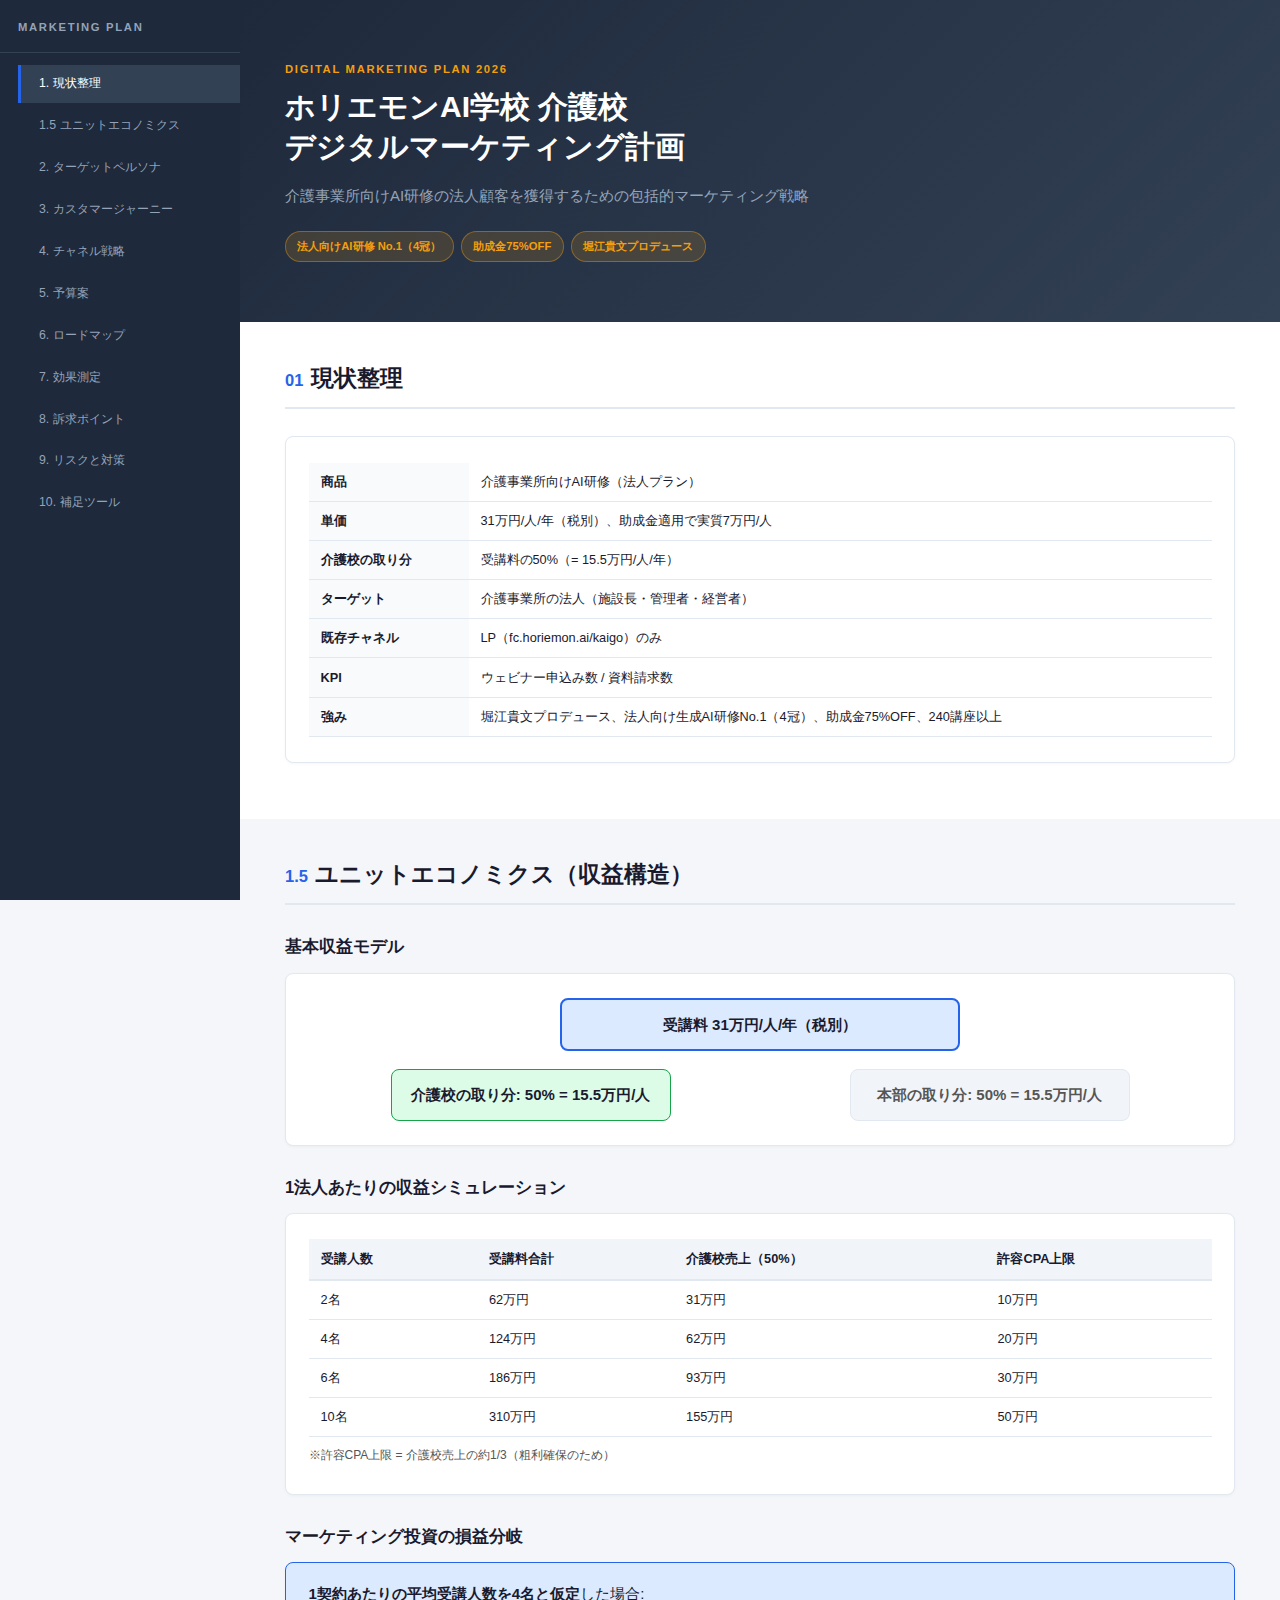
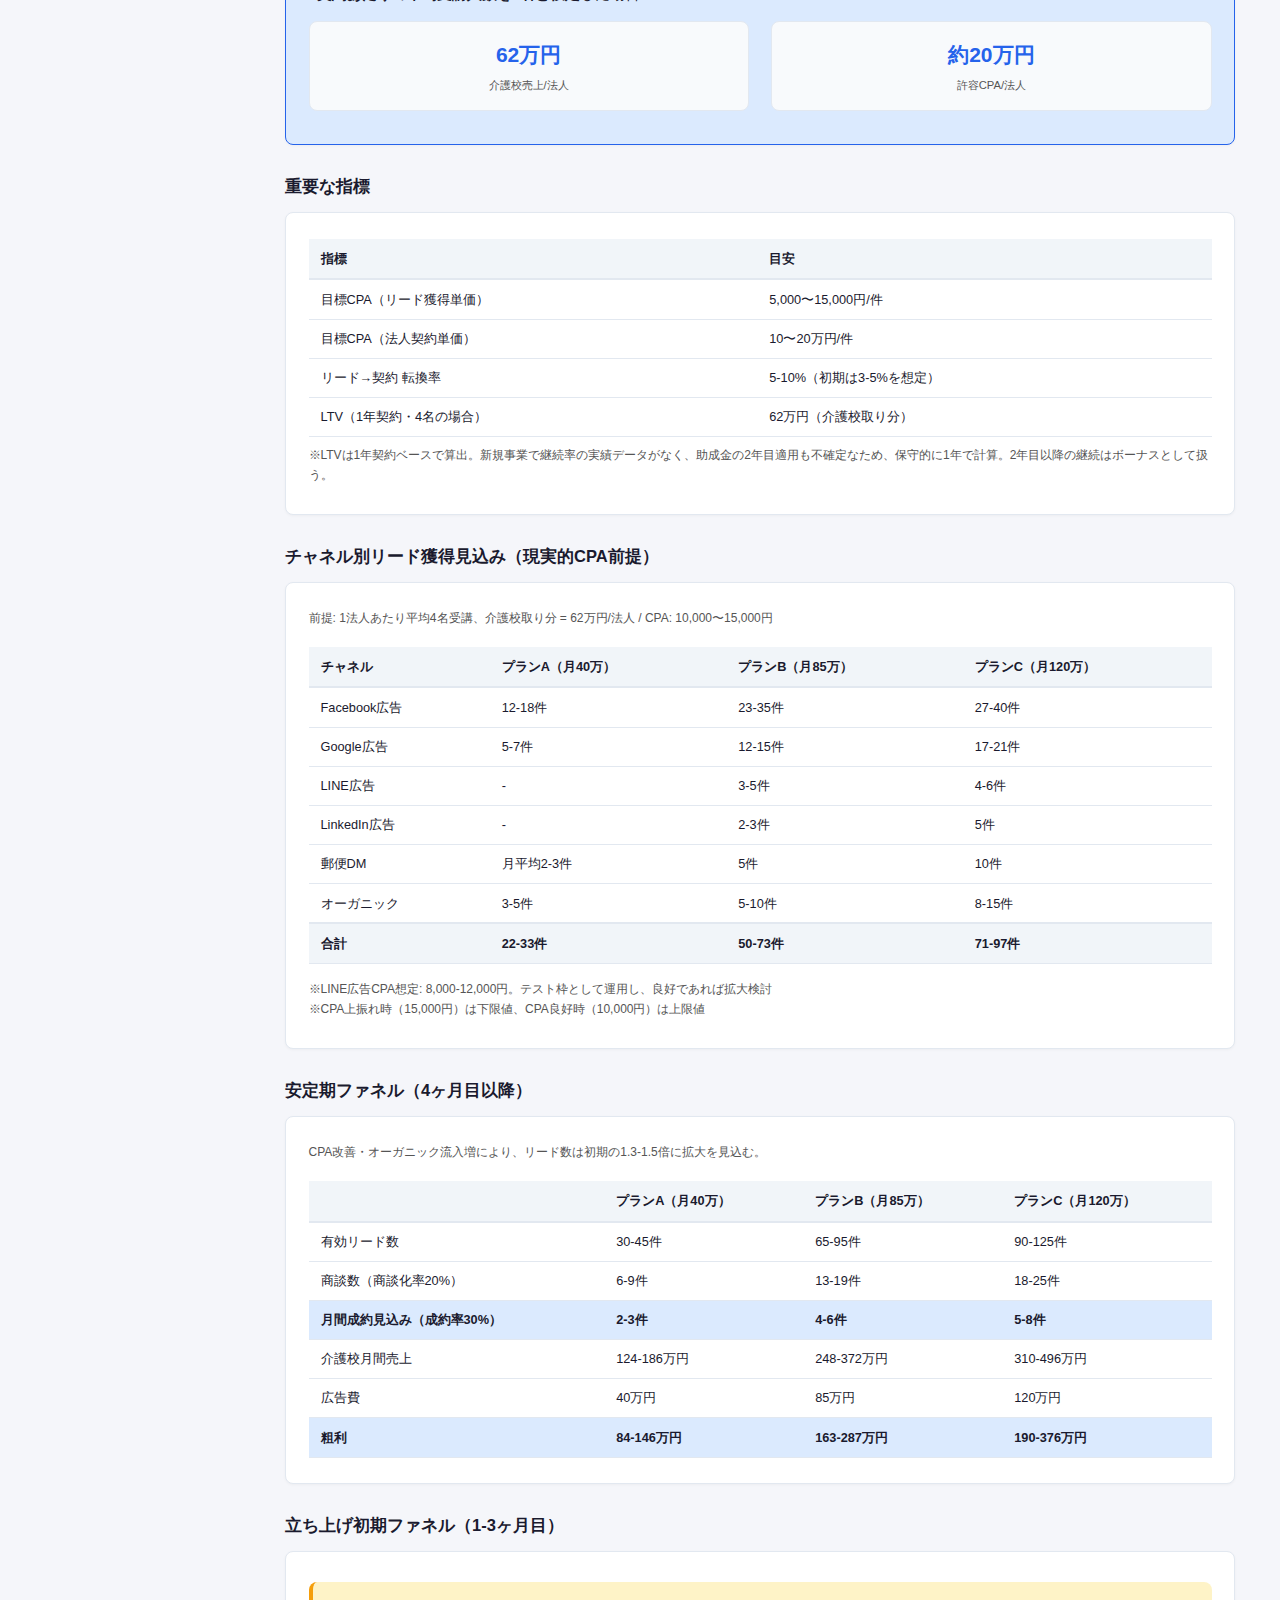
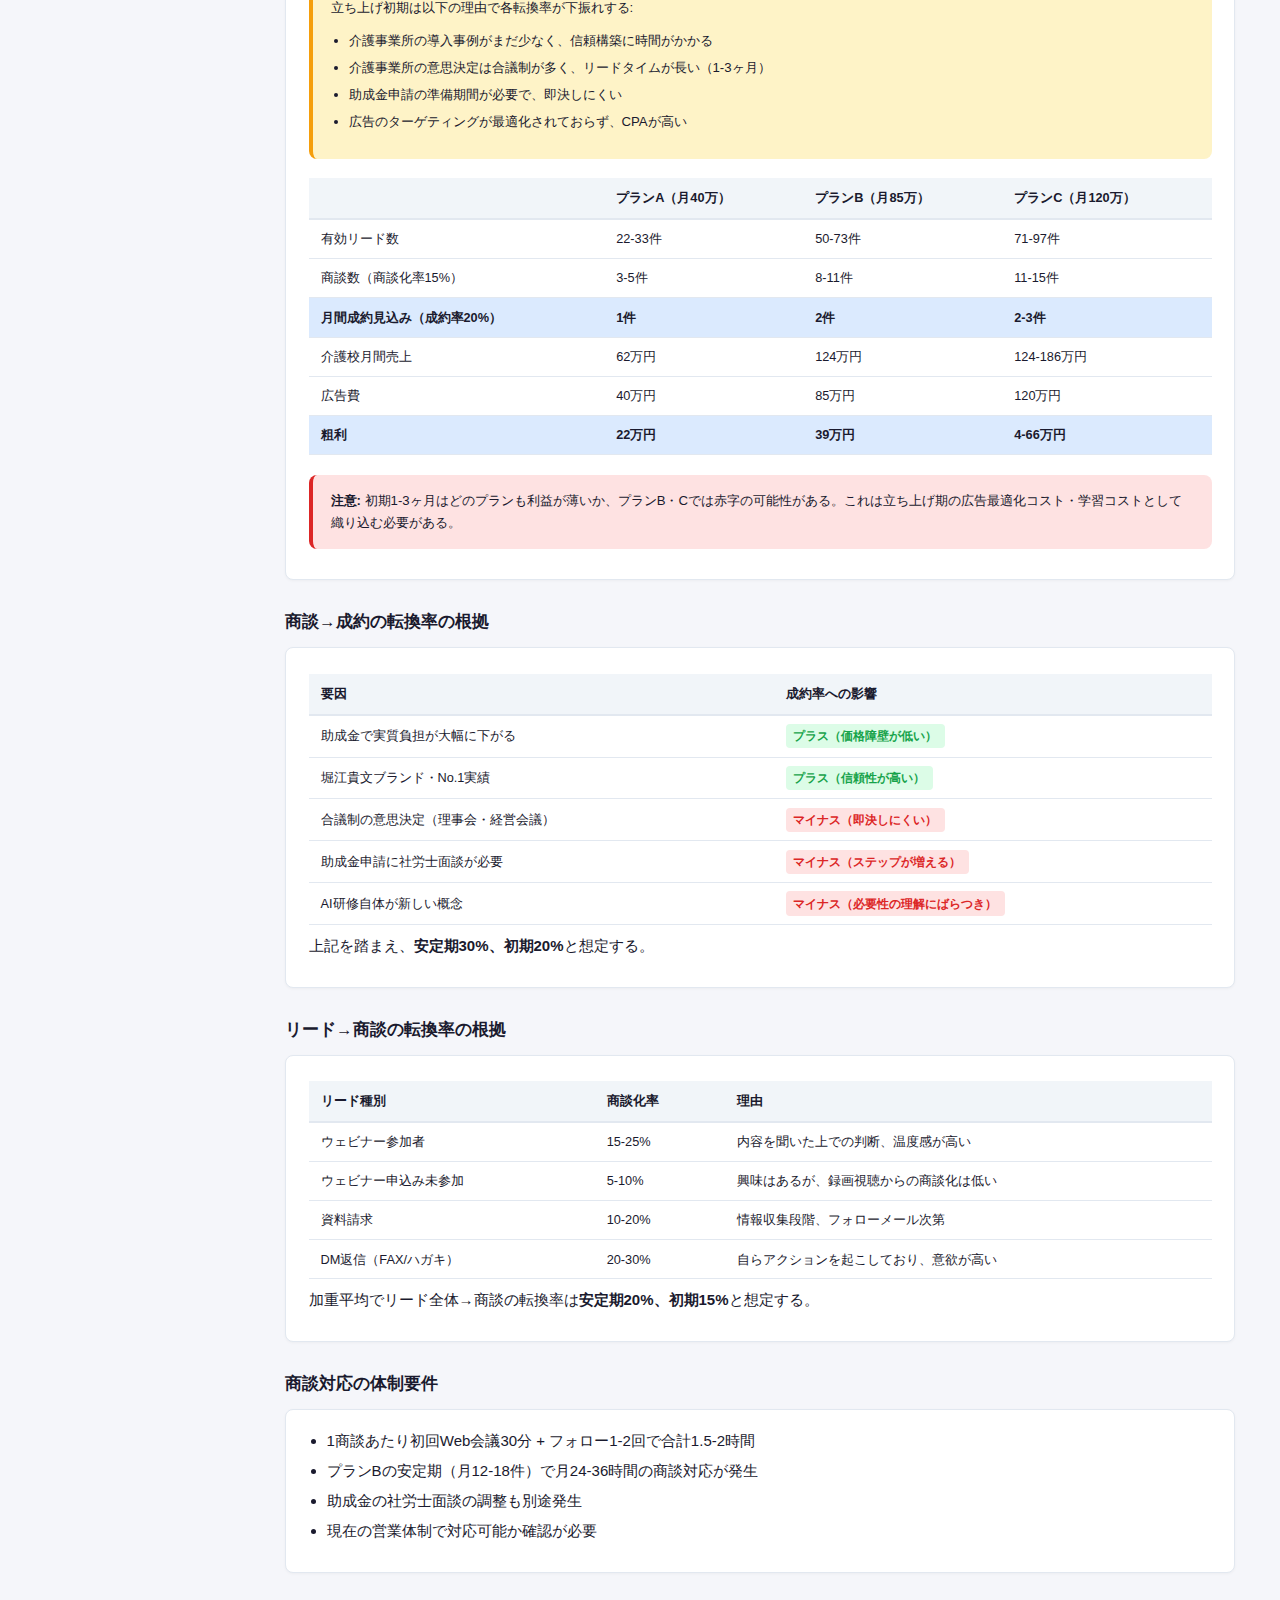
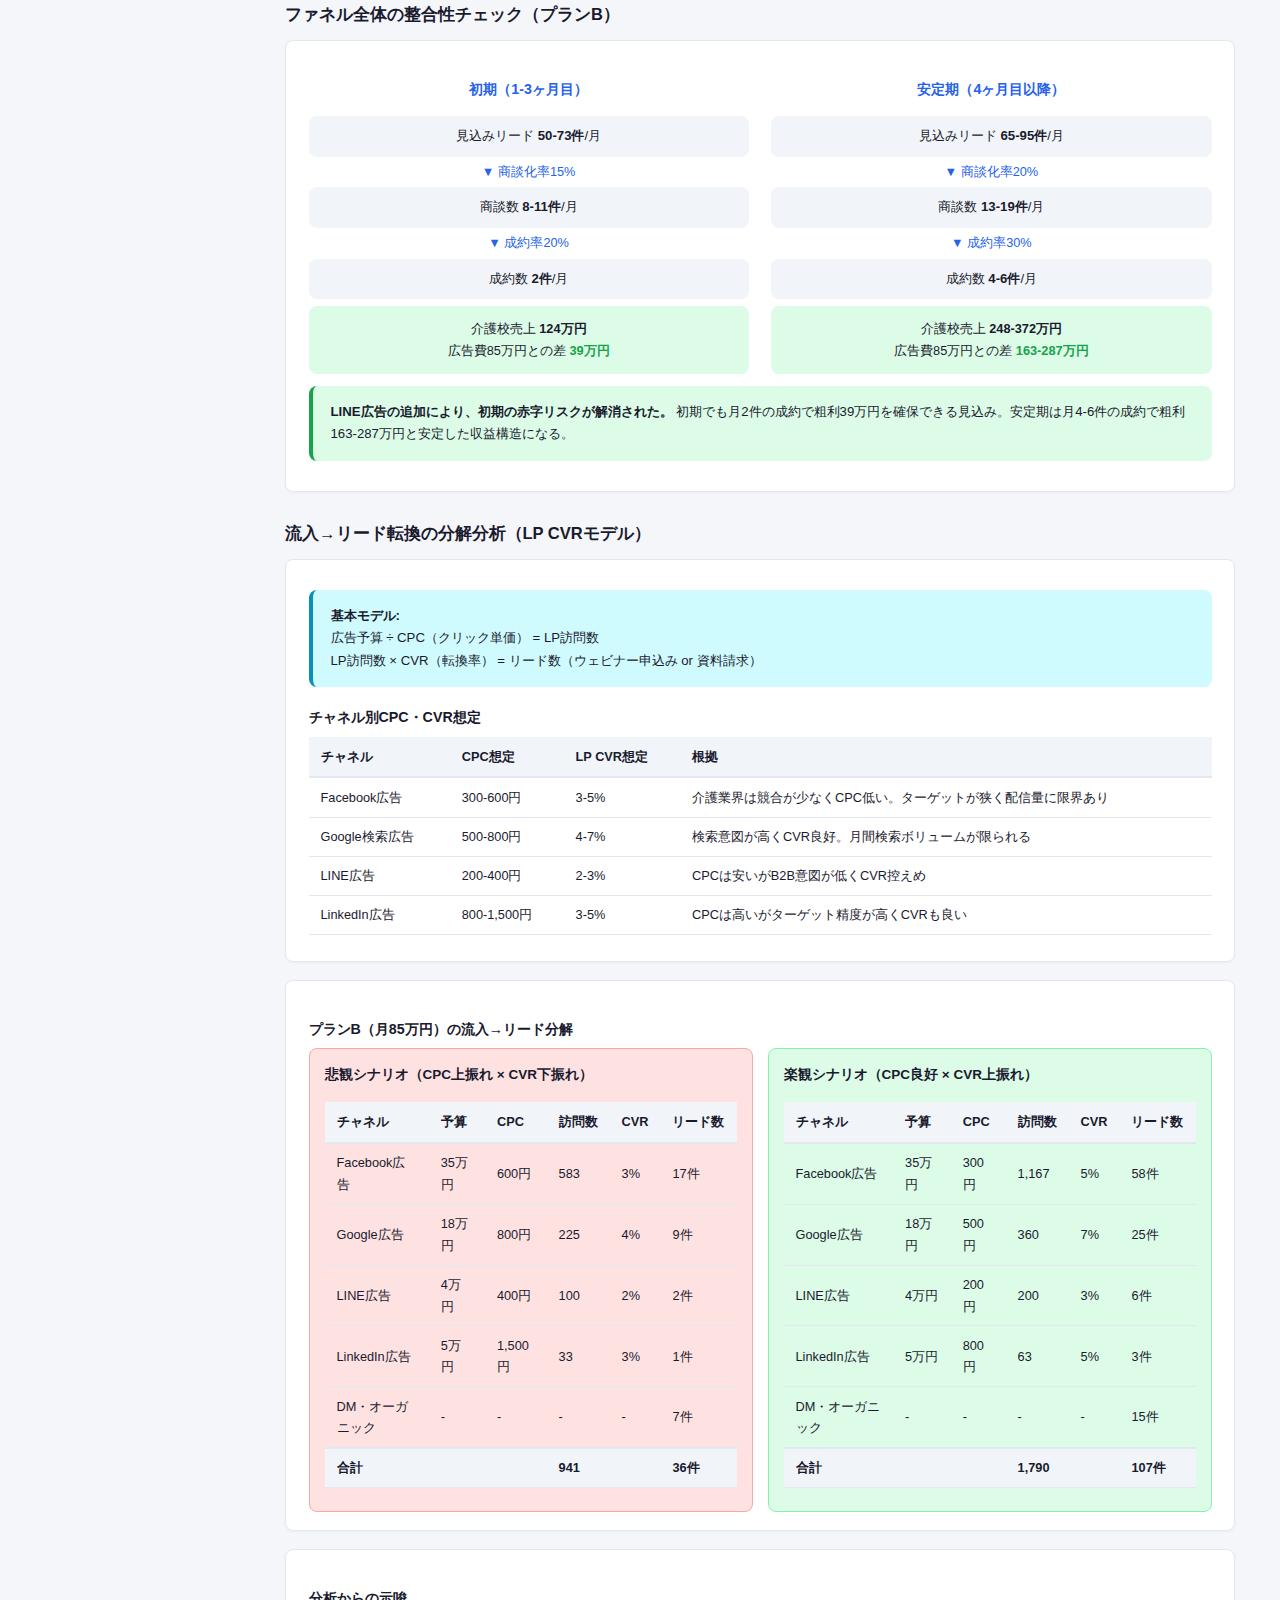
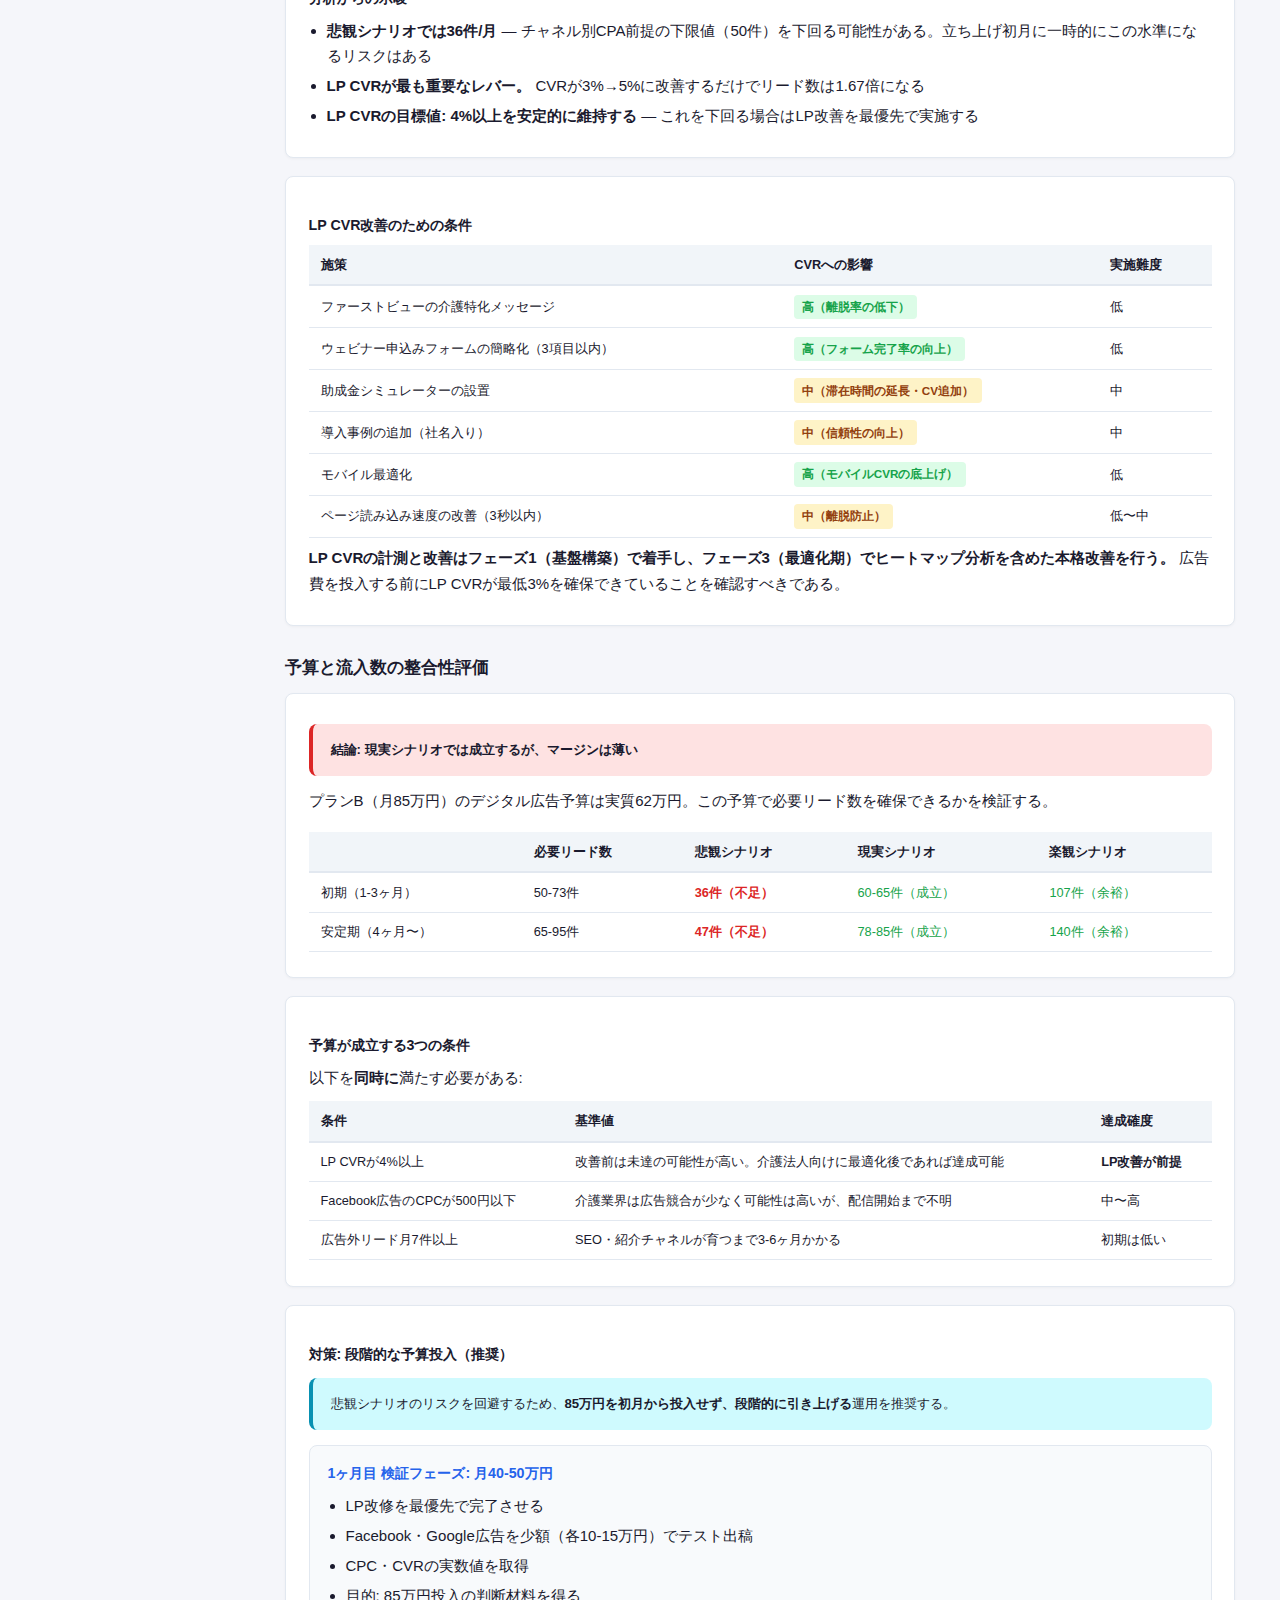
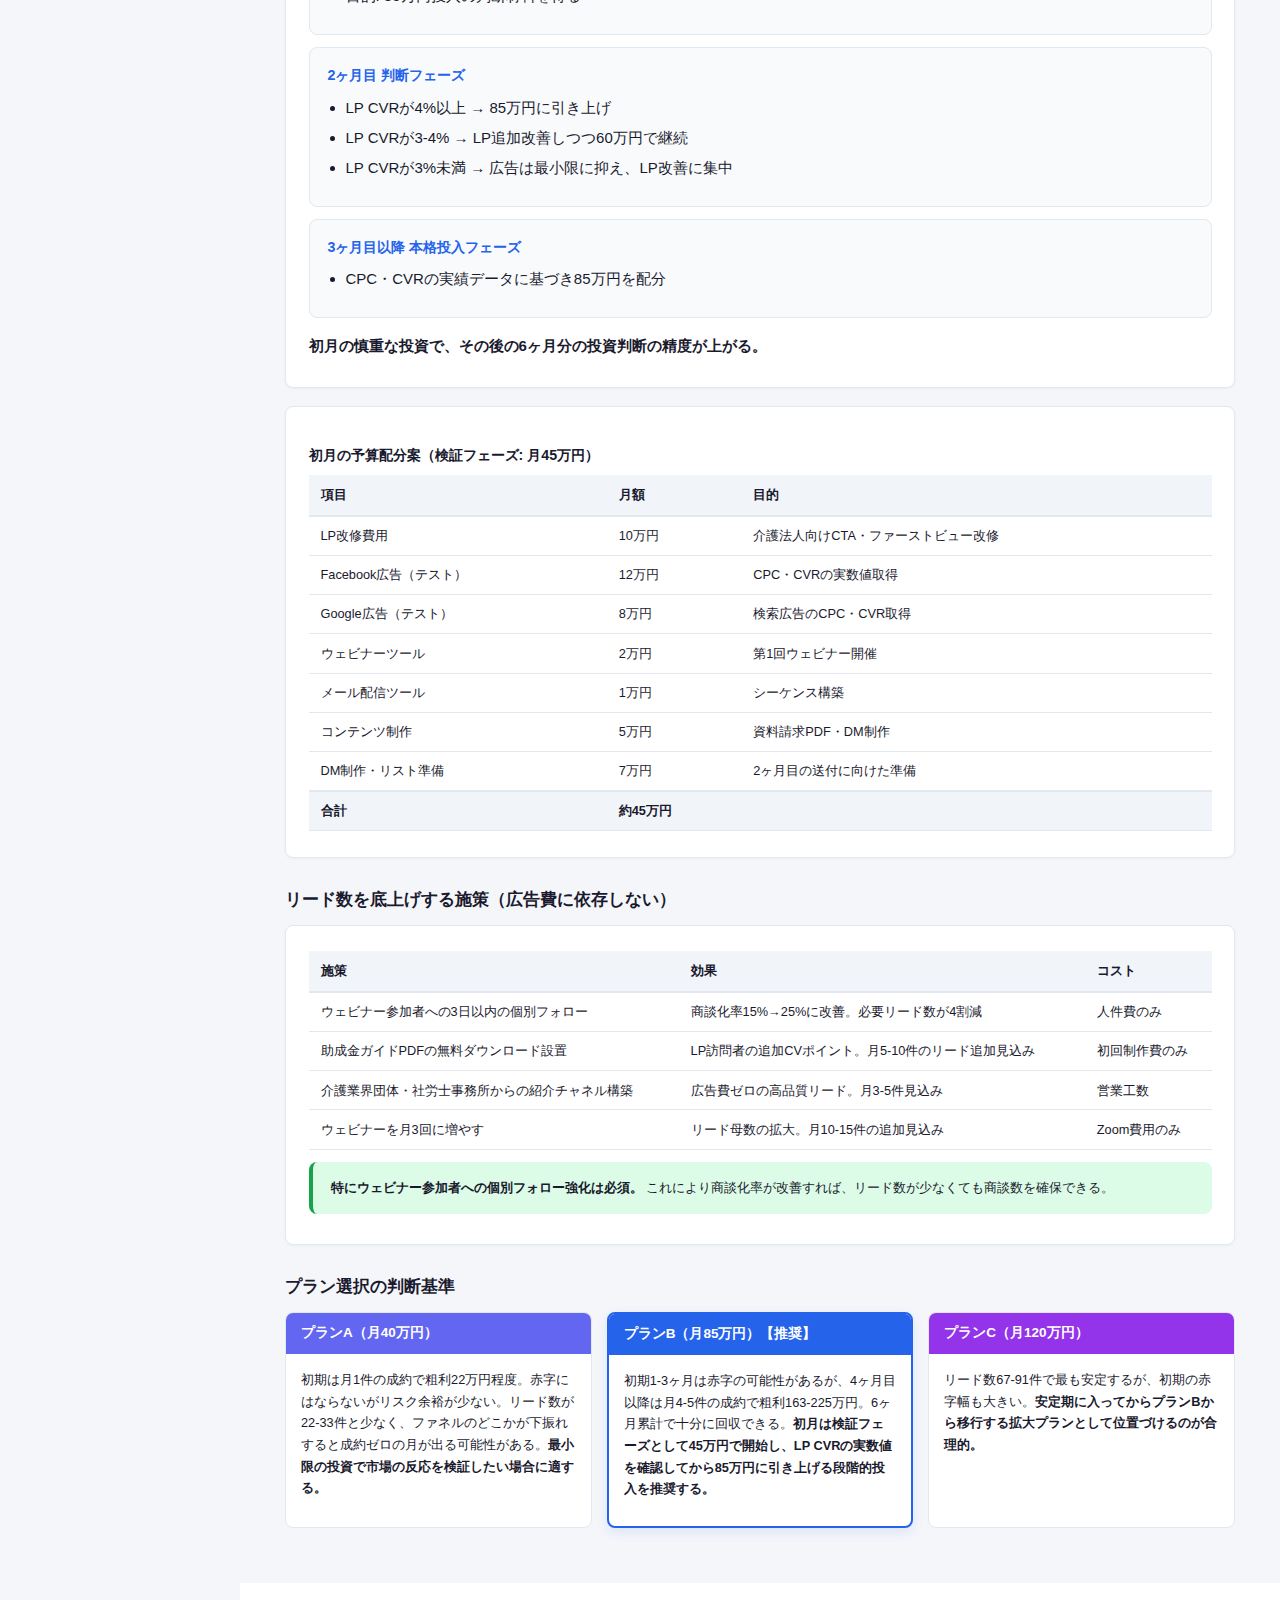
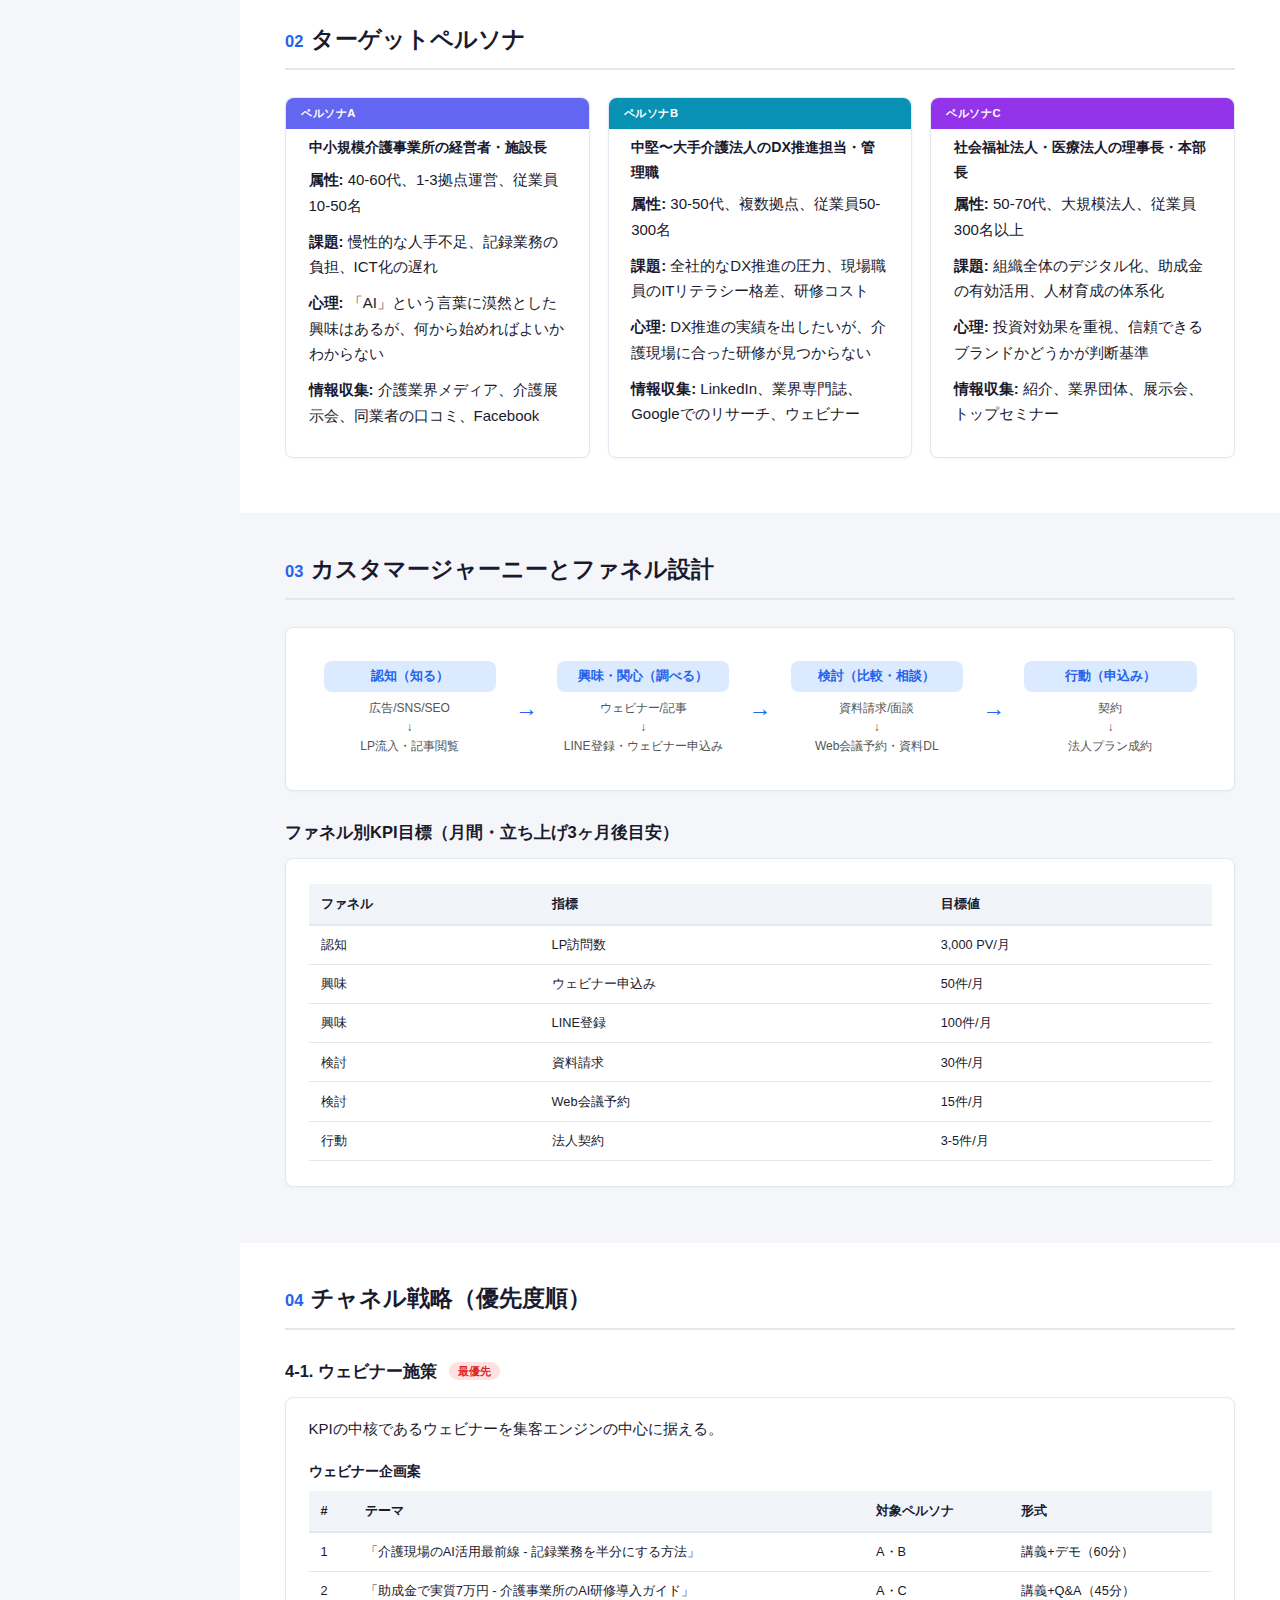
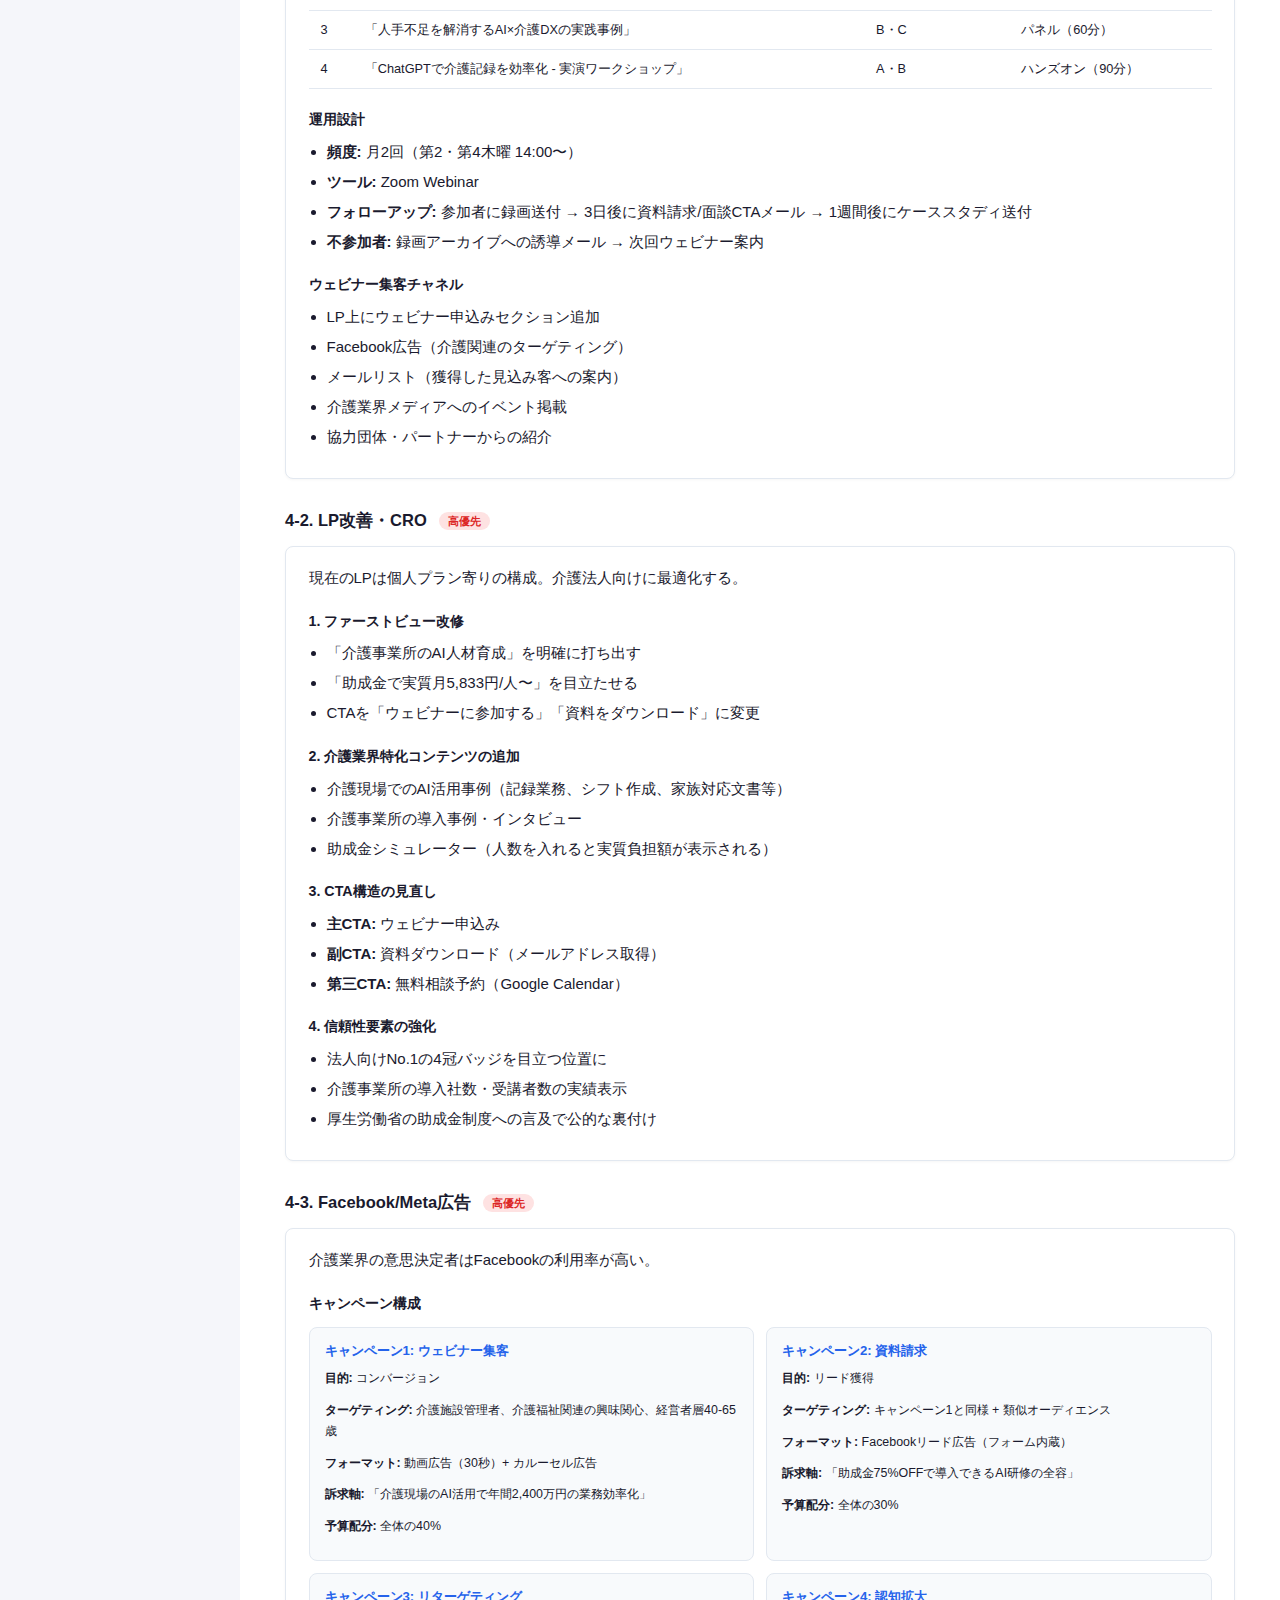
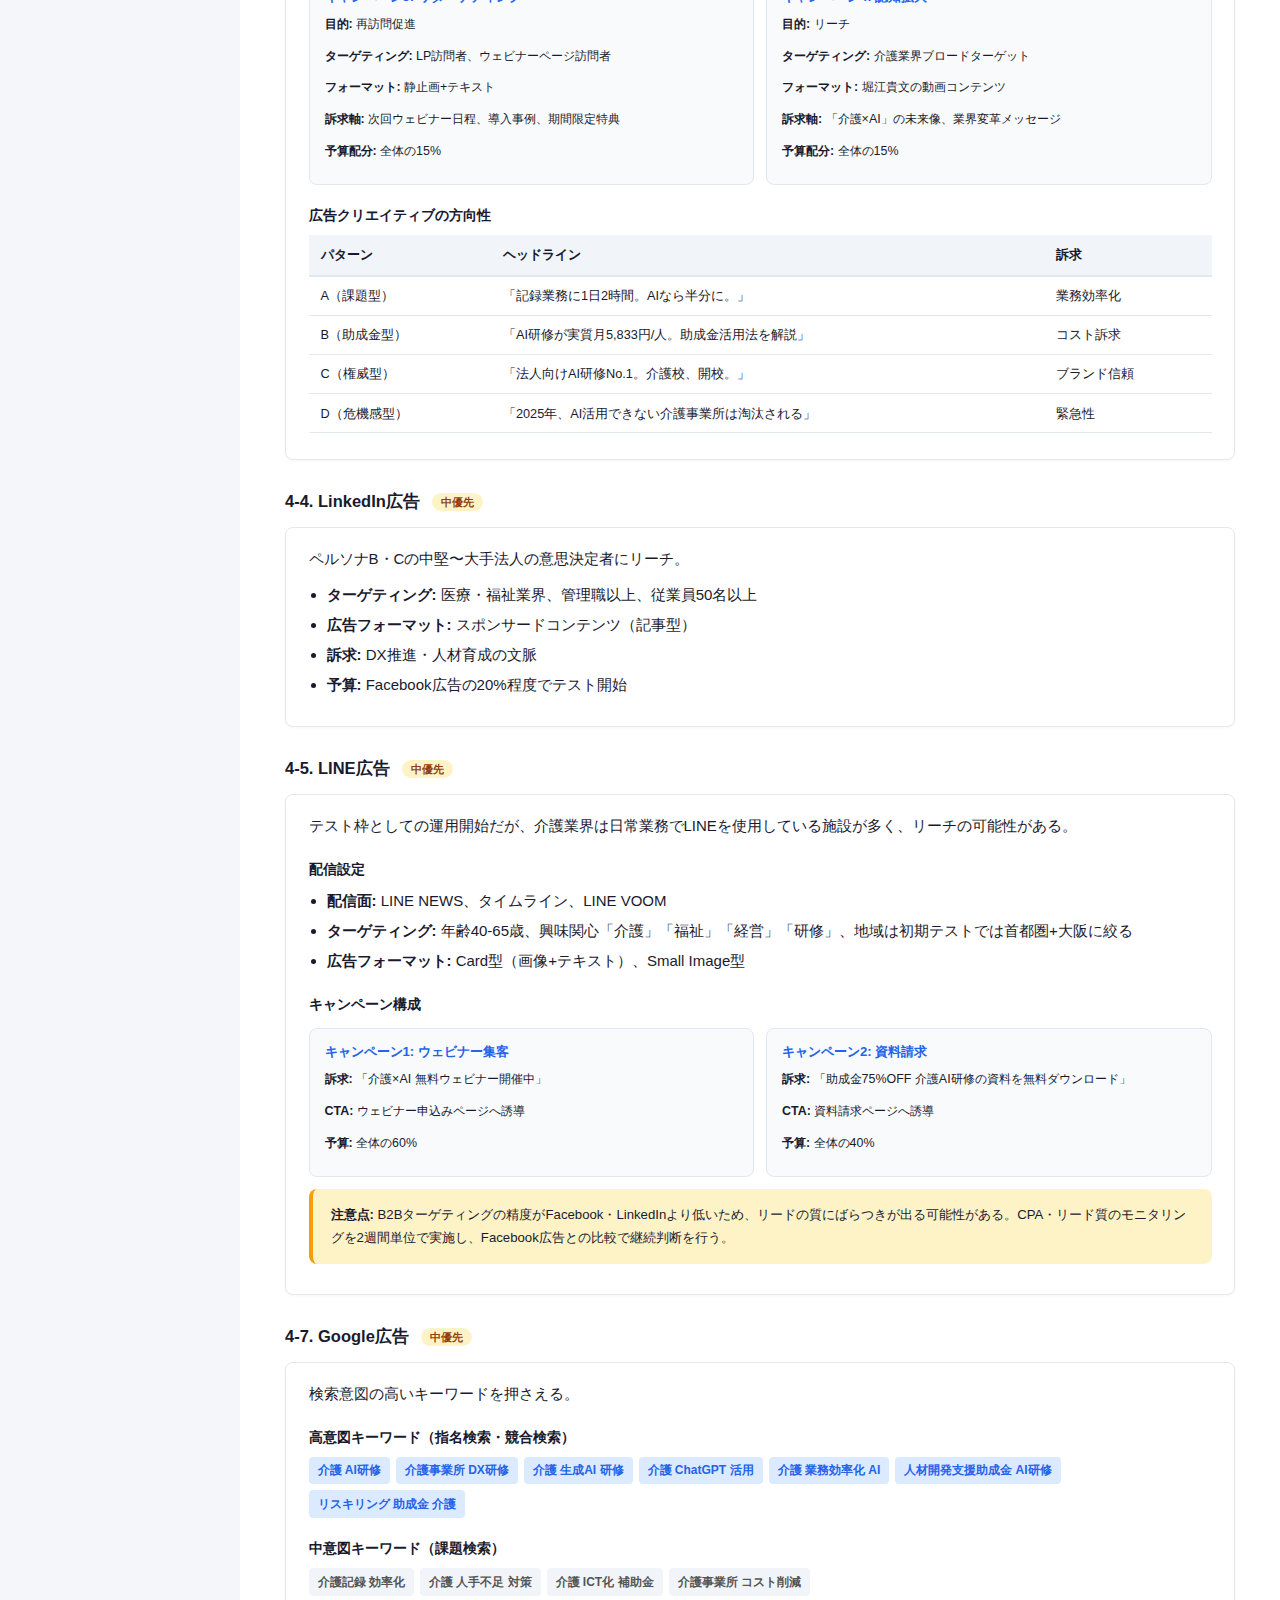
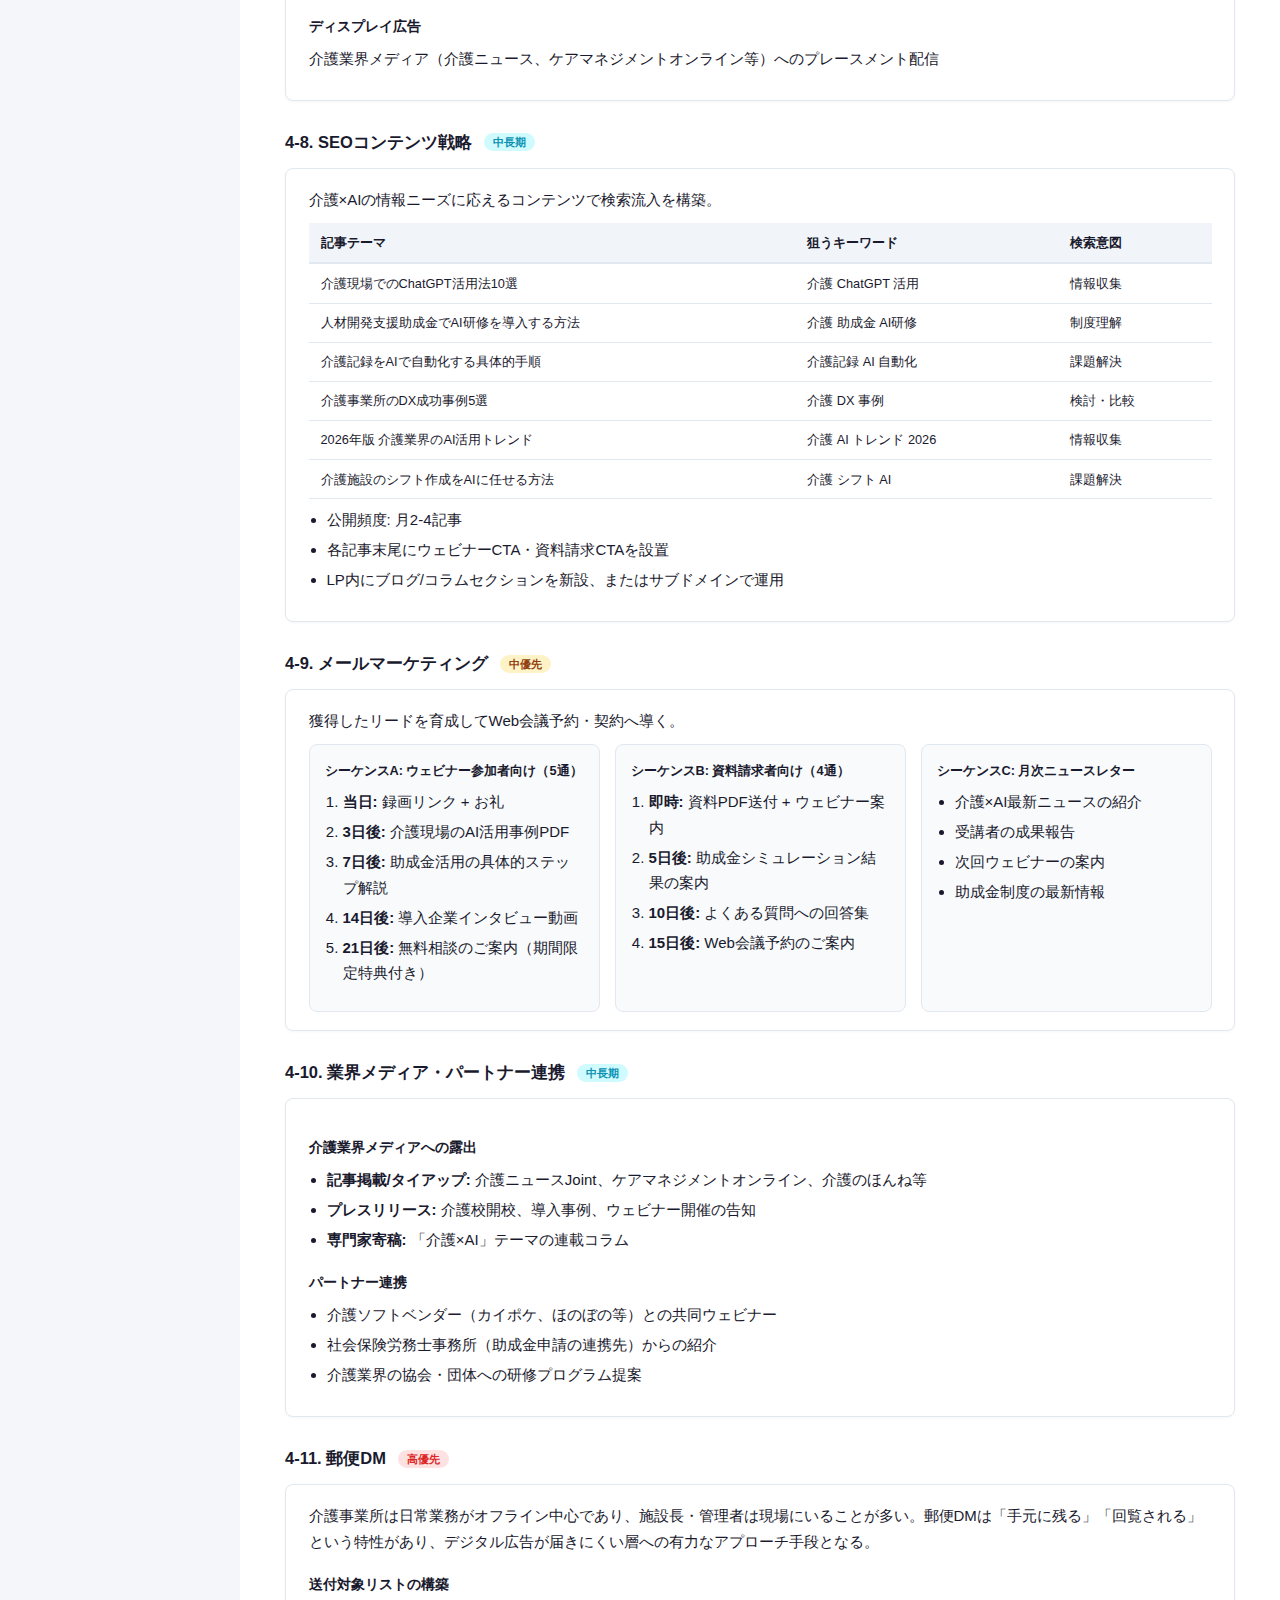
<file: marketing-plan.html>
<!DOCTYPE html>
<html lang="ja">
<head>
<meta charset="UTF-8">
<meta name="viewport" content="width=device-width, initial-scale=1.0">
<title>ホリエモンAI学校 介護校 デジタルマーケティング計画</title>
<style>
/* ========== Reset & Base ========== */
*,*::before,*::after{box-sizing:border-box;margin:0;padding:0}
:root{
--c-bg:#f5f6fa;--c-surface:#fff;--c-text:#1a1a2e;--c-text-sub:#555;
--c-primary:#2563eb;--c-primary-light:#dbeafe;
--c-accent:#f59e0b;--c-accent-light:#fef3c7;
--c-success:#16a34a;--c-success-light:#dcfce7;
--c-danger:#dc2626;--c-danger-light:#fee2e2;
--c-info:#0891b2;--c-info-light:#cffafe;
--c-border:#e2e8f0;
--sidebar-w:240px;
--radius:8px;
}
html{scroll-behavior:smooth;font-size:15px}
body{font-family:"Noto Sans JP","Hiragino Sans",sans-serif;color:var(--c-text);background:var(--c-bg);line-height:1.7}

/* ========== Sidebar ========== */
#sidebar{position:fixed;top:0;left:0;width:var(--sidebar-w);height:100vh;background:#1e293b;color:#cbd5e1;overflow-y:auto;z-index:100;padding:1.2rem 0}
.nav-header{font-size:.75rem;font-weight:700;letter-spacing:.15em;text-transform:uppercase;color:#94a3b8;padding:0 1.2rem 1rem;border-bottom:1px solid #334155}
#sidebar ul{list-style:none;margin-top:.8rem}
#sidebar li a{display:block;padding:.55rem 1.2rem;font-size:.82rem;color:#94a3b8;text-decoration:none;border-left:3px solid transparent;transition:.15s}
#sidebar li a:hover,#sidebar li a.active{color:#fff;background:#334155;border-left-color:var(--c-primary)}

/* ========== Main Content ========== */
#content{margin-left:var(--sidebar-w);padding:0 0 4rem}
section{padding:2.5rem 3rem}
section:nth-child(even){background:#fff}

/* ========== Hero ========== */
.hero{background:linear-gradient(135deg,#1e293b 0%,#334155 100%);color:#fff;padding:4rem 3rem;margin:0}
.hero-inner{max-width:900px}
.hero-label{font-size:.75rem;letter-spacing:.15em;text-transform:uppercase;color:var(--c-accent);margin-bottom:.5rem;font-weight:600}
.hero h1{font-size:2rem;font-weight:800;line-height:1.35;margin-bottom:1rem}
.hero-sub{font-size:1rem;color:#94a3b8;margin-bottom:1.5rem}
.hero-badges{display:flex;flex-wrap:wrap;gap:.5rem}
.badge{display:inline-block;padding:.35rem .75rem;background:rgba(245,158,11,.15);border:1px solid rgba(245,158,11,.4);border-radius:20px;font-size:.75rem;color:var(--c-accent);font-weight:600}

/* ========== Typography ========== */
h2{font-size:1.5rem;font-weight:800;margin-bottom:1.8rem;padding-bottom:.6rem;border-bottom:2px solid var(--c-border)}
.section-num{color:var(--c-primary);margin-right:.5rem;font-size:1.1rem}
h3{font-size:1.1rem;font-weight:700;margin:1.8rem 0 .8rem;color:var(--c-text)}
h4{font-size:.95rem;font-weight:700;margin:1.2rem 0 .5rem;color:var(--c-text)}
p{margin-bottom:.7rem}
ul,ol{margin:0 0 .7rem 1.2rem}
li{margin-bottom:.3rem}
blockquote{border-left:3px solid var(--c-primary);padding:.5rem 1rem;background:var(--c-primary-light);margin:.5rem 0;font-style:italic;font-size:.95rem;border-radius:0 var(--radius) var(--radius) 0}
strong{font-weight:700}

/* ========== Cards ========== */
.card{background:var(--c-surface);border:1px solid var(--c-border);border-radius:var(--radius);padding:1.2rem 1.5rem;margin-bottom:1.2rem;box-shadow:0 1px 3px rgba(0,0,0,.04)}

/* ========== Tables ========== */
.table-scroll{overflow-x:auto}
table{width:100%;border-collapse:collapse;margin:.5rem 0;font-size:.85rem}
thead th{background:#f1f5f9;font-weight:700;text-align:left;padding:.6rem .8rem;border-bottom:2px solid var(--c-border);white-space:nowrap}
tbody td,tbody th{padding:.55rem .8rem;border-bottom:1px solid var(--c-border);text-align:left}
tbody th{font-weight:600;background:#f8fafc;width:160px}
tbody tr:hover{background:#f8fafc}
.row-total td,.row-total th{font-weight:700;background:#f1f5f9;border-top:2px solid var(--c-border)}
.row-highlight td{font-weight:700;background:var(--c-primary-light)}
.cell-danger{color:var(--c-danger);font-weight:700}
.cell-success{color:var(--c-success)}
.note{font-size:.8rem;color:var(--c-text-sub);margin-top:.5rem}

/* ========== Tags ========== */
.tag{display:inline-block;padding:.15rem .5rem;border-radius:4px;font-size:.78rem;font-weight:600}
.tag-positive{background:var(--c-success-light);color:var(--c-success)}
.tag-negative{background:var(--c-danger-light);color:var(--c-danger)}
.tag-neutral{background:var(--c-accent-light);color:#92400e}

/* ========== Priority tags ========== */
.priority{font-size:.7rem;padding:.2rem .6rem;border-radius:12px;margin-left:.5rem;font-weight:600;vertical-align:middle}
.priority-high{background:var(--c-danger-light);color:var(--c-danger)}
.priority-mid{background:var(--c-accent-light);color:#92400e}
.priority-long{background:var(--c-info-light);color:var(--c-info)}
.priority-sub{background:#f1f5f9;color:#64748b}

/* ========== Callouts ========== */
.callout{padding:1rem 1.2rem;border-radius:var(--radius);margin:.8rem 0;font-size:.88rem;border-left:4px solid}
.callout-warning{background:var(--c-accent-light);border-color:var(--c-accent)}
.callout-danger{background:var(--c-danger-light);border-color:var(--c-danger)}
.callout-success{background:var(--c-success-light);border-color:var(--c-success)}
.callout-info{background:var(--c-info-light);border-color:var(--c-info)}

/* ========== Metrics ========== */
.metrics-row{display:flex;gap:1.5rem;margin:1rem 0}
.metric{text-align:center;flex:1;padding:1rem;background:#f8fafc;border-radius:var(--radius);border:1px solid var(--c-border)}
.metric-value{display:block;font-size:1.4rem;font-weight:800;color:var(--c-primary)}
.metric-label{display:block;font-size:.75rem;color:var(--c-text-sub);margin-top:.2rem}

/* ========== Revenue Model ========== */
.revenue-flow{text-align:center}
.revenue-box{padding:.8rem 1.2rem;border-radius:var(--radius);margin:.4rem auto;max-width:400px;font-weight:600}
.revenue-box.total{background:var(--c-primary-light);border:2px solid var(--c-primary);font-size:1rem}
.revenue-split{display:flex;gap:1rem;justify-content:center;margin-top:.8rem}
.revenue-box.school{background:var(--c-success-light);border:1px solid var(--c-success);flex:1;max-width:280px}
.revenue-box.hq{background:#f1f5f9;border:1px solid var(--c-border);flex:1;max-width:280px;color:var(--c-text-sub)}

/* ========== Highlight Card ========== */
.highlight-card{background:var(--c-primary-light);border-color:var(--c-primary)}

/* ========== Funnel Comparison ========== */
.funnel-comparison{display:grid;grid-template-columns:1fr 1fr;gap:1.5rem}
.funnel-col{text-align:center}
.funnel-col h4{margin-bottom:1rem;color:var(--c-primary)}
.funnel-step{background:#f1f5f9;padding:.6rem;border-radius:var(--radius);margin:.3rem 0;font-size:.88rem}
.funnel-arrow{color:var(--c-primary);font-size:.85rem;margin:.2rem 0}
.funnel-result{background:var(--c-success-light);padding:.8rem;border-radius:var(--radius);margin-top:.5rem;font-size:.85rem}
.profit{color:var(--c-success)}

/* ========== Scenario ========== */
.scenario-tabs{display:grid;grid-template-columns:1fr 1fr;gap:1rem}
.scenario{padding:1rem;border-radius:var(--radius)}
.scenario h5{margin-bottom:.5rem;font-size:.9rem}
.pessimistic{background:var(--c-danger-light);border:1px solid #fca5a5}
.optimistic{background:var(--c-success-light);border:1px solid #86efac}

/* ========== Phase Steps ========== */
.phase-steps{display:flex;flex-direction:column;gap:.8rem;margin:1rem 0}
.phase-step{background:#f8fafc;border:1px solid var(--c-border);border-radius:var(--radius);padding:1rem 1.2rem}
.phase-step-header{font-weight:700;color:var(--c-primary);margin-bottom:.5rem;font-size:.95rem}

/* ========== Persona ========== */
.persona-grid{display:grid;grid-template-columns:repeat(3,1fr);gap:1.2rem}
.persona-card{position:relative;padding-top:2.5rem}
.persona-header{position:absolute;top:0;left:0;right:0;padding:.4rem 1rem;font-size:.75rem;font-weight:700;color:#fff;border-radius:var(--radius) var(--radius) 0 0;letter-spacing:.05em}
.persona-a{background:#6366f1}
.persona-b{background:#0891b2}
.persona-c{background:#9333ea}
.persona-card h4{margin-top:0;font-size:.95rem}

/* ========== Journey ========== */
.journey-flow{display:flex;align-items:stretch;gap:0;overflow-x:auto}
.journey-stage{flex:1;min-width:160px;text-align:center;padding:1rem}
.journey-stage-label{font-weight:700;font-size:.85rem;color:var(--c-primary);margin-bottom:.5rem;padding:.3rem;background:var(--c-primary-light);border-radius:var(--radius)}
.journey-stage-content{font-size:.8rem;color:var(--c-text-sub);line-height:1.6}
.journey-arrow{display:flex;align-items:center;font-size:1.5rem;color:var(--c-primary);padding:0 .3rem}

/* ========== Campaign Grid ========== */
.campaign-grid{display:grid;grid-template-columns:1fr 1fr;gap:.8rem;margin:.8rem 0}
.campaign-card{background:#f8fafc;border:1px solid var(--c-border);border-radius:var(--radius);padding:.8rem 1rem;font-size:.83rem}
.campaign-header{font-weight:700;color:var(--c-primary);margin-bottom:.4rem;font-size:.88rem}

/* ========== Keywords ========== */
.keyword-tags{display:flex;flex-wrap:wrap;gap:.4rem;margin:.5rem 0}
.keyword{display:inline-block;padding:.25rem .6rem;background:var(--c-primary-light);color:var(--c-primary);border-radius:4px;font-size:.8rem;font-weight:600}
.keyword.secondary{background:#f1f5f9;color:var(--c-text-sub)}

/* ========== Email Sequences ========== */
.email-sequences{display:grid;grid-template-columns:1fr 1fr 1fr;gap:1rem}
.sequence{background:#f8fafc;border:1px solid var(--c-border);border-radius:var(--radius);padding:1rem}
.sequence h4{font-size:.85rem;margin-top:0}

/* ========== DM Contents ========== */
.dm-contents{display:flex;flex-direction:column;gap:.6rem;margin:.8rem 0}
.dm-item{display:flex;gap:.8rem;align-items:flex-start;padding:.6rem;background:#f8fafc;border-radius:var(--radius)}
.dm-num{display:flex;align-items:center;justify-content:center;width:28px;height:28px;background:var(--c-primary);color:#fff;border-radius:50%;font-size:.75rem;font-weight:700;flex-shrink:0}
.dm-item p{font-size:.83rem;color:var(--c-text-sub);margin:0}

/* ========== Flow Diagram ========== */
.flow-diagram{margin:1rem 0}
.flow-row{display:flex;align-items:center;gap:.4rem;margin:.5rem 0;flex-wrap:wrap}
.flow-box{padding:.5rem .8rem;background:var(--c-primary-light);border:1px solid #93c5fd;border-radius:var(--radius);font-size:.82rem;font-weight:600}
.flow-arrow{color:var(--c-primary);font-weight:700}

/* ========== SNS Grid ========== */
.sns-grid{display:grid;grid-template-columns:1fr 1fr 1fr;gap:1rem}

/* ========== Budget Plans ========== */
.budget-plans{display:grid;grid-template-columns:1fr 1fr 1fr;gap:1.2rem;align-items:start}
.budget-card{position:relative}
.budget-header{font-weight:700;font-size:1rem;padding:.6rem 0;margin-bottom:.8rem;border-bottom:2px solid var(--c-border)}
.budget-a{color:#6366f1}
.budget-b{color:var(--c-primary)}
.budget-c{color:#9333ea}
.recommended-budget{border:2px solid var(--c-primary);box-shadow:0 4px 12px rgba(37,99,235,.15)}
.budget-expect{margin-top:.8rem;padding:.8rem;background:#f8fafc;border-radius:var(--radius);font-size:.85rem}
.budget-expect div{margin:.3rem 0}
.budget-tag{font-size:.75rem;background:var(--c-primary-light);color:var(--c-primary);padding:.2rem .5rem;border-radius:4px;margin-left:.5rem;font-weight:600}

/* ========== Roadmap ========== */
.roadmap{position:relative;padding-left:2rem}
.roadmap::before{content:'';position:absolute;left:.8rem;top:0;bottom:0;width:3px;background:var(--c-primary-light)}
.roadmap-phase{position:relative;margin-left:1rem}
.phase-label{position:absolute;left:-3.2rem;top:1rem;background:var(--c-primary);color:#fff;padding:.2rem .5rem;border-radius:4px;font-size:.7rem;font-weight:700;white-space:nowrap}
.phase-purpose{color:var(--c-primary);font-weight:600;margin-bottom:.8rem}
.checklist{list-style:none;margin-left:0}
.checklist li{padding:.3rem 0 .3rem 1.5rem;position:relative;font-size:.88rem}
.checklist li::before{content:'';position:absolute;left:0;top:.6rem;width:14px;height:14px;border:2px solid var(--c-border);border-radius:3px;background:#fff}

/* ========== Metrics Columns ========== */
.metrics-columns{display:grid;grid-template-columns:1fr 1fr;gap:1.2rem}

/* ========== Appeal Grid ========== */
.appeal-grid{display:grid;grid-template-columns:1fr 1fr;gap:1.2rem}
.appeal-card h4{color:var(--c-primary);margin-top:0}

/* ========== Plan Comparison ========== */
.plan-comparison{display:grid;grid-template-columns:1fr 1fr 1fr;gap:1rem;background:transparent;border:none;box-shadow:none;padding:0}
.plan-card{background:var(--c-surface);border:1px solid var(--c-border);border-radius:var(--radius);overflow:hidden}
.plan-card.recommended{border:2px solid var(--c-primary);box-shadow:0 4px 12px rgba(37,99,235,.12)}
.plan-header{padding:.6rem 1rem;font-weight:700;font-size:.9rem;color:#fff}
.plan-a{background:#6366f1}
.plan-b{background:var(--c-primary)}
.plan-c{background:#9333ea}
.plan-body{padding:1rem;font-size:.85rem}

/* ========== Footer ========== */
.footer-note{text-align:center;padding:2rem;color:var(--c-text-sub);font-size:.8rem;border-top:1px solid var(--c-border);margin-top:2rem}

/* ========== Responsive ========== */
@media(max-width:1024px){
#sidebar{display:none}
#content{margin-left:0}
section{padding:2rem 1.5rem}
.hero{padding:2.5rem 1.5rem}
.hero h1{font-size:1.5rem}
.persona-grid,.budget-plans,.plan-comparison,.scenario-tabs,.funnel-comparison,.email-sequences,.sns-grid,.metrics-columns,.campaign-grid{grid-template-columns:1fr}
.appeal-grid{grid-template-columns:1fr}
.revenue-split{flex-direction:column;align-items:center}
.journey-flow{flex-direction:column}
.journey-arrow{transform:rotate(90deg);padding:.3rem 0}
}

</style>
</head>
<body>

<!-- サイドナビ -->
<nav id="sidebar">
<div class="nav-header">Marketing Plan</div>
<ul>
<li><a href="#section1" class="active">1. 現状整理</a></li>
<li><a href="#section1-5">1.5 ユニットエコノミクス</a></li>
<li><a href="#section2">2. ターゲットペルソナ</a></li>
<li><a href="#section3">3. カスタマージャーニー</a></li>
<li><a href="#section4">4. チャネル戦略</a></li>
<li><a href="#section5">5. 予算案</a></li>
<li><a href="#section6">6. ロードマップ</a></li>
<li><a href="#section7">7. 効果測定</a></li>
<li><a href="#section8">8. 訴求ポイント</a></li>
<li><a href="#section9">9. リスクと対策</a></li>
<li><a href="#section10">10. 補足ツール</a></li>
</ul>
</nav>

<!-- メインコンテンツ -->
<main id="content">

<!-- ヒーロー -->
<header class="hero">
<div class="hero-inner">
<p class="hero-label">Digital Marketing Plan 2026</p>
<h1>ホリエモンAI学校 介護校<br>デジタルマーケティング計画</h1>
<p class="hero-sub">介護事業所向けAI研修の法人顧客を獲得するための包括的マーケティング戦略</p>
<div class="hero-badges">
<span class="badge">法人向けAI研修 No.1（4冠）</span>
<span class="badge">助成金75%OFF</span>
<span class="badge">堀江貴文プロデュース</span>
</div>
</div>
</header>

<!-- セクション1: 現状整理 -->
<section id="section1">
<h2><span class="section-num">01</span>現状整理</h2>
<div class="card">
<table>
<tbody>
<tr><th>商品</th><td>介護事業所向けAI研修（法人プラン）</td></tr>
<tr><th>単価</th><td>31万円/人/年（税別）、助成金適用で実質7万円/人</td></tr>
<tr><th>介護校の取り分</th><td>受講料の50%（= 15.5万円/人/年）</td></tr>
<tr><th>ターゲット</th><td>介護事業所の法人（施設長・管理者・経営者）</td></tr>
<tr><th>既存チャネル</th><td>LP（fc.horiemon.ai/kaigo）のみ</td></tr>
<tr><th>KPI</th><td>ウェビナー申込み数 / 資料請求数</td></tr>
<tr><th>強み</th><td>堀江貴文プロデュース、法人向け生成AI研修No.1（4冠）、助成金75%OFF、240講座以上</td></tr>
</tbody>
</table>
</div>
</section>

<!-- セクション1.5: ユニットエコノミクス -->
<section id="section1-5">
<h2><span class="section-num">1.5</span>ユニットエコノミクス（収益構造）</h2>

<h3>基本収益モデル</h3>
<div class="card revenue-model">
<div class="revenue-flow">
<div class="revenue-box total">受講料 31万円/人/年（税別）</div>
<div class="revenue-split">
<div class="revenue-box school">介護校の取り分: 50% = <strong>15.5万円</strong>/人</div>
<div class="revenue-box hq">本部の取り分: 50% = 15.5万円/人</div>
</div>
</div>
</div>

<h3>1法人あたりの収益シミュレーション</h3>
<div class="card">
<table>
<thead><tr><th>受講人数</th><th>受講料合計</th><th>介護校売上（50%）</th><th>許容CPA上限</th></tr></thead>
<tbody>
<tr><td>2名</td><td>62万円</td><td>31万円</td><td>10万円</td></tr>
<tr><td>4名</td><td>124万円</td><td>62万円</td><td>20万円</td></tr>
<tr><td>6名</td><td>186万円</td><td>93万円</td><td>30万円</td></tr>
<tr><td>10名</td><td>310万円</td><td>155万円</td><td>50万円</td></tr>
</tbody>
</table>
<p class="note">※許容CPA上限 = 介護校売上の約1/3（粗利確保のため）</p>
</div>

<h3>マーケティング投資の損益分岐</h3>
<div class="card highlight-card">
<p><strong>1契約あたりの平均受講人数を4名と仮定</strong>した場合:</p>
<div class="metrics-row">
<div class="metric"><span class="metric-value">62万円</span><span class="metric-label">介護校売上/法人</span></div>
<div class="metric"><span class="metric-value">約20万円</span><span class="metric-label">許容CPA/法人</span></div>
</div>
</div>

<h3>重要な指標</h3>
<div class="card">
<table>
<thead><tr><th>指標</th><th>目安</th></tr></thead>
<tbody>
<tr><td>目標CPA（リード獲得単価）</td><td>5,000〜15,000円/件</td></tr>
<tr><td>目標CPA（法人契約単価）</td><td>10〜20万円/件</td></tr>
<tr><td>リード→契約 転換率</td><td>5-10%（初期は3-5%を想定）</td></tr>
<tr><td>LTV（1年契約・4名の場合）</td><td>62万円（介護校取り分）</td></tr>
</tbody>
</table>
<p class="note">※LTVは1年契約ベースで算出。新規事業で継続率の実績データがなく、助成金の2年目適用も不確定なため、保守的に1年で計算。2年目以降の継続はボーナスとして扱う。</p>
</div>

<h3>チャネル別リード獲得見込み（現実的CPA前提）</h3>
<div class="card">
<p class="note">前提: 1法人あたり平均4名受講、介護校取り分 = 62万円/法人 / CPA: 10,000〜15,000円</p>
<div class="table-scroll">
<table>
<thead><tr><th>チャネル</th><th>プランA（月40万）</th><th>プランB（月85万）</th><th>プランC（月120万）</th></tr></thead>
<tbody>
<tr><td>Facebook広告</td><td>12-18件</td><td>23-35件</td><td>27-40件</td></tr>
<tr><td>Google広告</td><td>5-7件</td><td>12-15件</td><td>17-21件</td></tr>
<tr><td>LINE広告</td><td>-</td><td>3-5件</td><td>4-6件</td></tr>
<tr><td>LinkedIn広告</td><td>-</td><td>2-3件</td><td>5件</td></tr>
<tr><td>郵便DM</td><td>月平均2-3件</td><td>5件</td><td>10件</td></tr>
<tr><td>オーガニック</td><td>3-5件</td><td>5-10件</td><td>8-15件</td></tr>
<tr class="row-total"><td><strong>合計</strong></td><td><strong>22-33件</strong></td><td><strong>50-73件</strong></td><td><strong>71-97件</strong></td></tr>
</tbody>
</table>
</div>
<p class="note">※LINE広告CPA想定: 8,000-12,000円。テスト枠として運用し、良好であれば拡大検討<br>※CPA上振れ時（15,000円）は下限値、CPA良好時（10,000円）は上限値</p>
</div>

<h3>安定期ファネル（4ヶ月目以降）</h3>
<div class="card">
<p class="note">CPA改善・オーガニック流入増により、リード数は初期の1.3-1.5倍に拡大を見込む。</p>
<div class="table-scroll">
<table>
<thead><tr><th></th><th>プランA（月40万）</th><th>プランB（月85万）</th><th>プランC（月120万）</th></tr></thead>
<tbody>
<tr><td>有効リード数</td><td>30-45件</td><td>65-95件</td><td>90-125件</td></tr>
<tr><td>商談数（商談化率20%）</td><td>6-9件</td><td>13-19件</td><td>18-25件</td></tr>
<tr class="row-highlight"><td><strong>月間成約見込み（成約率30%）</strong></td><td><strong>2-3件</strong></td><td><strong>4-6件</strong></td><td><strong>5-8件</strong></td></tr>
<tr><td>介護校月間売上</td><td>124-186万円</td><td>248-372万円</td><td>310-496万円</td></tr>
<tr><td>広告費</td><td>40万円</td><td>85万円</td><td>120万円</td></tr>
<tr class="row-highlight"><td><strong>粗利</strong></td><td><strong>84-146万円</strong></td><td><strong>163-287万円</strong></td><td><strong>190-376万円</strong></td></tr>
</tbody>
</table>
</div>
</div>

<h3>立ち上げ初期ファネル（1-3ヶ月目）</h3>
<div class="card">
<div class="callout callout-warning">
<p>立ち上げ初期は以下の理由で各転換率が下振れする:</p>
<ul>
<li>介護事業所の導入事例がまだ少なく、信頼構築に時間がかかる</li>
<li>介護事業所の意思決定は合議制が多く、リードタイムが長い（1-3ヶ月）</li>
<li>助成金申請の準備期間が必要で、即決しにくい</li>
<li>広告のターゲティングが最適化されておらず、CPAが高い</li>
</ul>
</div>
<div class="table-scroll">
<table>
<thead><tr><th></th><th>プランA（月40万）</th><th>プランB（月85万）</th><th>プランC（月120万）</th></tr></thead>
<tbody>
<tr><td>有効リード数</td><td>22-33件</td><td>50-73件</td><td>71-97件</td></tr>
<tr><td>商談数（商談化率15%）</td><td>3-5件</td><td>8-11件</td><td>11-15件</td></tr>
<tr class="row-highlight"><td><strong>月間成約見込み（成約率20%）</strong></td><td><strong>1件</strong></td><td><strong>2件</strong></td><td><strong>2-3件</strong></td></tr>
<tr><td>介護校月間売上</td><td>62万円</td><td>124万円</td><td>124-186万円</td></tr>
<tr><td>広告費</td><td>40万円</td><td>85万円</td><td>120万円</td></tr>
<tr class="row-highlight"><td><strong>粗利</strong></td><td><strong>22万円</strong></td><td><strong>39万円</strong></td><td><strong>4-66万円</strong></td></tr>
</tbody>
</table>
</div>
<div class="callout callout-danger">
<strong>注意:</strong> 初期1-3ヶ月はどのプランも利益が薄いか、プランB・Cでは赤字の可能性がある。これは立ち上げ期の広告最適化コスト・学習コストとして織り込む必要がある。
</div>
</div>

<h3>商談→成約の転換率の根拠</h3>
<div class="card">
<table>
<thead><tr><th>要因</th><th>成約率への影響</th></tr></thead>
<tbody>
<tr><td>助成金で実質負担が大幅に下がる</td><td><span class="tag tag-positive">プラス（価格障壁が低い）</span></td></tr>
<tr><td>堀江貴文ブランド・No.1実績</td><td><span class="tag tag-positive">プラス（信頼性が高い）</span></td></tr>
<tr><td>合議制の意思決定（理事会・経営会議）</td><td><span class="tag tag-negative">マイナス（即決しにくい）</span></td></tr>
<tr><td>助成金申請に社労士面談が必要</td><td><span class="tag tag-negative">マイナス（ステップが増える）</span></td></tr>
<tr><td>AI研修自体が新しい概念</td><td><span class="tag tag-negative">マイナス（必要性の理解にばらつき）</span></td></tr>
</tbody>
</table>
<p>上記を踏まえ、<strong>安定期30%、初期20%</strong>と想定する。</p>
</div>

<h3>リード→商談の転換率の根拠</h3>
<div class="card">
<table>
<thead><tr><th>リード種別</th><th>商談化率</th><th>理由</th></tr></thead>
<tbody>
<tr><td>ウェビナー参加者</td><td>15-25%</td><td>内容を聞いた上での判断、温度感が高い</td></tr>
<tr><td>ウェビナー申込み未参加</td><td>5-10%</td><td>興味はあるが、録画視聴からの商談化は低い</td></tr>
<tr><td>資料請求</td><td>10-20%</td><td>情報収集段階、フォローメール次第</td></tr>
<tr><td>DM返信（FAX/ハガキ）</td><td>20-30%</td><td>自らアクションを起こしており、意欲が高い</td></tr>
</tbody>
</table>
<p>加重平均でリード全体→商談の転換率は<strong>安定期20%、初期15%</strong>と想定する。</p>
</div>

<h3>商談対応の体制要件</h3>
<div class="card">
<ul>
<li>1商談あたり初回Web会議30分 + フォロー1-2回で合計1.5-2時間</li>
<li>プランBの安定期（月12-18件）で月24-36時間の商談対応が発生</li>
<li>助成金の社労士面談の調整も別途発生</li>
<li>現在の営業体制で対応可能か確認が必要</li>
</ul>
</div>

<h3>ファネル全体の整合性チェック（プランB）</h3>
<div class="card">
<div class="funnel-comparison">
<div class="funnel-col">
<h4>初期（1-3ヶ月目）</h4>
<div class="funnel-step">見込みリード <strong>50-73件</strong>/月</div>
<div class="funnel-arrow">&#9660; 商談化率15%</div>
<div class="funnel-step">商談数 <strong>8-11件</strong>/月</div>
<div class="funnel-arrow">&#9660; 成約率20%</div>
<div class="funnel-step">成約数 <strong>2件</strong>/月</div>
<div class="funnel-result">
<div>介護校売上 <strong>124万円</strong></div>
<div>広告費85万円との差 <strong class="profit">39万円</strong></div>
</div>
</div>
<div class="funnel-col">
<h4>安定期（4ヶ月目以降）</h4>
<div class="funnel-step">見込みリード <strong>65-95件</strong>/月</div>
<div class="funnel-arrow">&#9660; 商談化率20%</div>
<div class="funnel-step">商談数 <strong>13-19件</strong>/月</div>
<div class="funnel-arrow">&#9660; 成約率30%</div>
<div class="funnel-step">成約数 <strong>4-6件</strong>/月</div>
<div class="funnel-result">
<div>介護校売上 <strong>248-372万円</strong></div>
<div>広告費85万円との差 <strong class="profit">163-287万円</strong></div>
</div>
</div>
</div>
<div class="callout callout-success">
<strong>LINE広告の追加により、初期の赤字リスクが解消された。</strong> 初期でも月2件の成約で粗利39万円を確保できる見込み。安定期は月4-6件の成約で粗利163-287万円と安定した収益構造になる。
</div>
</div>

<h3>流入→リード転換の分解分析（LP CVRモデル）</h3>
<div class="card">
<div class="callout callout-info">
<strong>基本モデル:</strong><br>
広告予算 &divide; CPC（クリック単価） = LP訪問数<br>
LP訪問数 &times; CVR（転換率） = リード数（ウェビナー申込み or 資料請求）
</div>

<h4>チャネル別CPC・CVR想定</h4>
<table>
<thead><tr><th>チャネル</th><th>CPC想定</th><th>LP CVR想定</th><th>根拠</th></tr></thead>
<tbody>
<tr><td>Facebook広告</td><td>300-600円</td><td>3-5%</td><td>介護業界は競合が少なくCPC低い。ターゲットが狭く配信量に限界あり</td></tr>
<tr><td>Google検索広告</td><td>500-800円</td><td>4-7%</td><td>検索意図が高くCVR良好。月間検索ボリュームが限られる</td></tr>
<tr><td>LINE広告</td><td>200-400円</td><td>2-3%</td><td>CPCは安いがB2B意図が低くCVR控えめ</td></tr>
<tr><td>LinkedIn広告</td><td>800-1,500円</td><td>3-5%</td><td>CPCは高いがターゲット精度が高くCVRも良い</td></tr>
</tbody>
</table>
</div>

<div class="card">
<h4>プランB（月85万円）の流入→リード分解</h4>
<div class="scenario-tabs">
<div class="scenario pessimistic">
<h5>悲観シナリオ（CPC上振れ &times; CVR下振れ）</h5>
<div class="table-scroll">
<table>
<thead><tr><th>チャネル</th><th>予算</th><th>CPC</th><th>訪問数</th><th>CVR</th><th>リード数</th></tr></thead>
<tbody>
<tr><td>Facebook広告</td><td>35万円</td><td>600円</td><td>583</td><td>3%</td><td>17件</td></tr>
<tr><td>Google広告</td><td>18万円</td><td>800円</td><td>225</td><td>4%</td><td>9件</td></tr>
<tr><td>LINE広告</td><td>4万円</td><td>400円</td><td>100</td><td>2%</td><td>2件</td></tr>
<tr><td>LinkedIn広告</td><td>5万円</td><td>1,500円</td><td>33</td><td>3%</td><td>1件</td></tr>
<tr><td>DM・オーガニック</td><td>-</td><td>-</td><td>-</td><td>-</td><td>7件</td></tr>
<tr class="row-total"><td><strong>合計</strong></td><td></td><td></td><td><strong>941</strong></td><td></td><td><strong>36件</strong></td></tr>
</tbody>
</table>
</div>
</div>
<div class="scenario optimistic">
<h5>楽観シナリオ（CPC良好 &times; CVR上振れ）</h5>
<div class="table-scroll">
<table>
<thead><tr><th>チャネル</th><th>予算</th><th>CPC</th><th>訪問数</th><th>CVR</th><th>リード数</th></tr></thead>
<tbody>
<tr><td>Facebook広告</td><td>35万円</td><td>300円</td><td>1,167</td><td>5%</td><td>58件</td></tr>
<tr><td>Google広告</td><td>18万円</td><td>500円</td><td>360</td><td>7%</td><td>25件</td></tr>
<tr><td>LINE広告</td><td>4万円</td><td>200円</td><td>200</td><td>3%</td><td>6件</td></tr>
<tr><td>LinkedIn広告</td><td>5万円</td><td>800円</td><td>63</td><td>5%</td><td>3件</td></tr>
<tr><td>DM・オーガニック</td><td>-</td><td>-</td><td>-</td><td>-</td><td>15件</td></tr>
<tr class="row-total"><td><strong>合計</strong></td><td></td><td></td><td><strong>1,790</strong></td><td></td><td><strong>107件</strong></td></tr>
</tbody>
</table>
</div>
</div>
</div>
</div>

<div class="card">
<h4>分析からの示唆</h4>
<ul>
<li><strong>悲観シナリオでは36件/月</strong> &mdash; チャネル別CPA前提の下限値（50件）を下回る可能性がある。立ち上げ初月に一時的にこの水準になるリスクはある</li>
<li><strong>LP CVRが最も重要なレバー。</strong> CVRが3%→5%に改善するだけでリード数は1.67倍になる</li>
<li><strong>LP CVRの目標値: 4%以上を安定的に維持する</strong> &mdash; これを下回る場合はLP改善を最優先で実施する</li>
</ul>
</div>

<div class="card">
<h4>LP CVR改善のための条件</h4>
<table>
<thead><tr><th>施策</th><th>CVRへの影響</th><th>実施難度</th></tr></thead>
<tbody>
<tr><td>ファーストビューの介護特化メッセージ</td><td><span class="tag tag-positive">高（離脱率の低下）</span></td><td>低</td></tr>
<tr><td>ウェビナー申込みフォームの簡略化（3項目以内）</td><td><span class="tag tag-positive">高（フォーム完了率の向上）</span></td><td>低</td></tr>
<tr><td>助成金シミュレーターの設置</td><td><span class="tag tag-neutral">中（滞在時間の延長・CV追加）</span></td><td>中</td></tr>
<tr><td>導入事例の追加（社名入り）</td><td><span class="tag tag-neutral">中（信頼性の向上）</span></td><td>中</td></tr>
<tr><td>モバイル最適化</td><td><span class="tag tag-positive">高（モバイルCVRの底上げ）</span></td><td>低</td></tr>
<tr><td>ページ読み込み速度の改善（3秒以内）</td><td><span class="tag tag-neutral">中（離脱防止）</span></td><td>低〜中</td></tr>
</tbody>
</table>
<p><strong>LP CVRの計測と改善はフェーズ1（基盤構築）で着手し、フェーズ3（最適化期）でヒートマップ分析を含めた本格改善を行う。</strong> 広告費を投入する前にLP CVRが最低3%を確保できていることを確認すべきである。</p>
</div>

<h3>予算と流入数の整合性評価</h3>
<div class="card">
<div class="callout callout-danger">
<strong>結論: 現実シナリオでは成立するが、マージンは薄い</strong>
</div>
<p>プランB（月85万円）のデジタル広告予算は実質62万円。この予算で必要リード数を確保できるかを検証する。</p>
<div class="table-scroll">
<table>
<thead><tr><th></th><th>必要リード数</th><th>悲観シナリオ</th><th>現実シナリオ</th><th>楽観シナリオ</th></tr></thead>
<tbody>
<tr><td>初期（1-3ヶ月）</td><td>50-73件</td><td class="cell-danger"><strong>36件（不足）</strong></td><td class="cell-success">60-65件（成立）</td><td class="cell-success">107件（余裕）</td></tr>
<tr><td>安定期（4ヶ月〜）</td><td>65-95件</td><td class="cell-danger">47件（不足）</td><td class="cell-success">78-85件（成立）</td><td class="cell-success">140件（余裕）</td></tr>
</tbody>
</table>
</div>
</div>

<div class="card">
<h4>予算が成立する3つの条件</h4>
<p>以下を<strong>同時に</strong>満たす必要がある:</p>
<table>
<thead><tr><th>条件</th><th>基準値</th><th>達成確度</th></tr></thead>
<tbody>
<tr><td>LP CVRが4%以上</td><td>改善前は未達の可能性が高い。介護法人向けに最適化後であれば達成可能</td><td><strong>LP改善が前提</strong></td></tr>
<tr><td>Facebook広告のCPCが500円以下</td><td>介護業界は広告競合が少なく可能性は高いが、配信開始まで不明</td><td>中〜高</td></tr>
<tr><td>広告外リード月7件以上</td><td>SEO・紹介チャネルが育つまで3-6ヶ月かかる</td><td>初期は低い</td></tr>
</tbody>
</table>
</div>

<div class="card">
<h4>対策: 段階的な予算投入（推奨）</h4>
<div class="callout callout-info">
悲観シナリオのリスクを回避するため、<strong>85万円を初月から投入せず、段階的に引き上げる</strong>運用を推奨する。
</div>
<div class="phase-steps">
<div class="phase-step">
<div class="phase-step-header">1ヶ月目 検証フェーズ: 月40-50万円</div>
<ul>
<li>LP改修を最優先で完了させる</li>
<li>Facebook・Google広告を少額（各10-15万円）でテスト出稿</li>
<li>CPC・CVRの実数値を取得</li>
<li>目的: 85万円投入の判断材料を得る</li>
</ul>
</div>
<div class="phase-step">
<div class="phase-step-header">2ヶ月目 判断フェーズ</div>
<ul>
<li>LP CVRが4%以上 → 85万円に引き上げ</li>
<li>LP CVRが3-4% → LP追加改善しつつ60万円で継続</li>
<li>LP CVRが3%未満 → 広告は最小限に抑え、LP改善に集中</li>
</ul>
</div>
<div class="phase-step">
<div class="phase-step-header">3ヶ月目以降 本格投入フェーズ</div>
<ul>
<li>CPC・CVRの実績データに基づき85万円を配分</li>
</ul>
</div>
</div>
<p><strong>初月の慎重な投資で、その後の6ヶ月分の投資判断の精度が上がる。</strong></p>
</div>

<div class="card">
<h4>初月の予算配分案（検証フェーズ: 月45万円）</h4>
<table>
<thead><tr><th>項目</th><th>月額</th><th>目的</th></tr></thead>
<tbody>
<tr><td>LP改修費用</td><td>10万円</td><td>介護法人向けCTA・ファーストビュー改修</td></tr>
<tr><td>Facebook広告（テスト）</td><td>12万円</td><td>CPC・CVRの実数値取得</td></tr>
<tr><td>Google広告（テスト）</td><td>8万円</td><td>検索広告のCPC・CVR取得</td></tr>
<tr><td>ウェビナーツール</td><td>2万円</td><td>第1回ウェビナー開催</td></tr>
<tr><td>メール配信ツール</td><td>1万円</td><td>シーケンス構築</td></tr>
<tr><td>コンテンツ制作</td><td>5万円</td><td>資料請求PDF・DM制作</td></tr>
<tr><td>DM制作・リスト準備</td><td>7万円</td><td>2ヶ月目の送付に向けた準備</td></tr>
<tr class="row-total"><td><strong>合計</strong></td><td><strong>約45万円</strong></td><td></td></tr>
</tbody>
</table>
</div>

<h3>リード数を底上げする施策（広告費に依存しない）</h3>
<div class="card">
<table>
<thead><tr><th>施策</th><th>効果</th><th>コスト</th></tr></thead>
<tbody>
<tr><td>ウェビナー参加者への3日以内の個別フォロー</td><td>商談化率15%→25%に改善。必要リード数が4割減</td><td>人件費のみ</td></tr>
<tr><td>助成金ガイドPDFの無料ダウンロード設置</td><td>LP訪問者の追加CVポイント。月5-10件のリード追加見込み</td><td>初回制作費のみ</td></tr>
<tr><td>介護業界団体・社労士事務所からの紹介チャネル構築</td><td>広告費ゼロの高品質リード。月3-5件見込み</td><td>営業工数</td></tr>
<tr><td>ウェビナーを月3回に増やす</td><td>リード母数の拡大。月10-15件の追加見込み</td><td>Zoom費用のみ</td></tr>
</tbody>
</table>
<div class="callout callout-success">
<strong>特にウェビナー参加者への個別フォロー強化は必須。</strong> これにより商談化率が改善すれば、リード数が少なくても商談数を確保できる。
</div>
</div>

<h3>プラン選択の判断基準</h3>
<div class="card plan-comparison">
<div class="plan-card">
<div class="plan-header plan-a">プランA（月40万円）</div>
<div class="plan-body">
<p>初期は月1件の成約で粗利22万円程度。赤字にはならないがリスク余裕が少ない。リード数が22-33件と少なく、ファネルのどこかが下振れすると成約ゼロの月が出る可能性がある。<strong>最小限の投資で市場の反応を検証したい場合に適する。</strong></p>
</div>
</div>
<div class="plan-card recommended">
<div class="plan-header plan-b">プランB（月85万円）【推奨】</div>
<div class="plan-body">
<p>初期1-3ヶ月は赤字の可能性があるが、4ヶ月目以降は月4-5件の成約で粗利163-225万円。6ヶ月累計で十分に回収できる。<strong>初月は検証フェーズとして45万円で開始し、LP CVRの実数値を確認してから85万円に引き上げる段階的投入を推奨する。</strong></p>
</div>
</div>
<div class="plan-card">
<div class="plan-header plan-c">プランC（月120万円）</div>
<div class="plan-body">
<p>リード数67-91件で最も安定するが、初期の赤字幅も大きい。<strong>安定期に入ってからプランBから移行する拡大プランとして位置づけるのが合理的。</strong></p>
</div>
</div>
</div>
</section>

<!-- セクション2: ターゲットペルソナ -->
<section id="section2">
<h2><span class="section-num">02</span>ターゲットペルソナ</h2>
<div class="persona-grid">
<div class="card persona-card">
<div class="persona-header persona-a">ペルソナA</div>
<h4>中小規模介護事業所の経営者・施設長</h4>
<p><strong>属性:</strong> 40-60代、1-3拠点運営、従業員10-50名</p>
<p><strong>課題:</strong> 慢性的な人手不足、記録業務の負担、ICT化の遅れ</p>
<p><strong>心理:</strong> 「AI」という言葉に漠然とした興味はあるが、何から始めればよいかわからない</p>
<p><strong>情報収集:</strong> 介護業界メディア、介護展示会、同業者の口コミ、Facebook</p>
</div>
<div class="card persona-card">
<div class="persona-header persona-b">ペルソナB</div>
<h4>中堅〜大手介護法人のDX推進担当・管理職</h4>
<p><strong>属性:</strong> 30-50代、複数拠点、従業員50-300名</p>
<p><strong>課題:</strong> 全社的なDX推進の圧力、現場職員のITリテラシー格差、研修コスト</p>
<p><strong>心理:</strong> DX推進の実績を出したいが、介護現場に合った研修が見つからない</p>
<p><strong>情報収集:</strong> LinkedIn、業界専門誌、Googleでのリサーチ、ウェビナー</p>
</div>
<div class="card persona-card">
<div class="persona-header persona-c">ペルソナC</div>
<h4>社会福祉法人・医療法人の理事長・本部長</h4>
<p><strong>属性:</strong> 50-70代、大規模法人、従業員300名以上</p>
<p><strong>課題:</strong> 組織全体のデジタル化、助成金の有効活用、人材育成の体系化</p>
<p><strong>心理:</strong> 投資対効果を重視、信頼できるブランドかどうかが判断基準</p>
<p><strong>情報収集:</strong> 紹介、業界団体、展示会、トップセミナー</p>
</div>
</div>
</section>

<!-- セクション3: カスタマージャーニー -->
<section id="section3">
<h2><span class="section-num">03</span>カスタマージャーニーとファネル設計</h2>
<div class="card">
<div class="journey-flow">
<div class="journey-stage">
<div class="journey-stage-label">認知（知る）</div>
<div class="journey-stage-content">広告/SNS/SEO<br>↓<br>LP流入・記事閲覧</div>
</div>
<div class="journey-arrow">&rarr;</div>
<div class="journey-stage">
<div class="journey-stage-label">興味・関心（調べる）</div>
<div class="journey-stage-content">ウェビナー/記事<br>↓<br>LINE登録・ウェビナー申込み</div>
</div>
<div class="journey-arrow">&rarr;</div>
<div class="journey-stage">
<div class="journey-stage-label">検討（比較・相談）</div>
<div class="journey-stage-content">資料請求/面談<br>↓<br>Web会議予約・資料DL</div>
</div>
<div class="journey-arrow">&rarr;</div>
<div class="journey-stage">
<div class="journey-stage-label">行動（申込み）</div>
<div class="journey-stage-content">契約<br>↓<br>法人プラン成約</div>
</div>
</div>
</div>

<h3>ファネル別KPI目標（月間・立ち上げ3ヶ月後目安）</h3>
<div class="card">
<table>
<thead><tr><th>ファネル</th><th>指標</th><th>目標値</th></tr></thead>
<tbody>
<tr><td>認知</td><td>LP訪問数</td><td>3,000 PV/月</td></tr>
<tr><td>興味</td><td>ウェビナー申込み</td><td>50件/月</td></tr>
<tr><td>興味</td><td>LINE登録</td><td>100件/月</td></tr>
<tr><td>検討</td><td>資料請求</td><td>30件/月</td></tr>
<tr><td>検討</td><td>Web会議予約</td><td>15件/月</td></tr>
<tr><td>行動</td><td>法人契約</td><td>3-5件/月</td></tr>
</tbody>
</table>
</div>
</section>

<!-- セクション4〜10は別ファイルから読み込み -->
<!-- セクション4: チャネル戦略 -->
<section id="section4">
<h2><span class="section-num">04</span>チャネル戦略（優先度順）</h2>

<!-- 4-1 ウェビナー -->
<div class="channel-block">
<h3>4-1. ウェビナー施策 <span class="priority priority-high">最優先</span></h3>
<div class="card">
<p>KPIの中核であるウェビナーを集客エンジンの中心に据える。</p>
<h4>ウェビナー企画案</h4>
<table>
<thead><tr><th>#</th><th>テーマ</th><th>対象ペルソナ</th><th>形式</th></tr></thead>
<tbody>
<tr><td>1</td><td>「介護現場のAI活用最前線 - 記録業務を半分にする方法」</td><td>A・B</td><td>講義+デモ（60分）</td></tr>
<tr><td>2</td><td>「助成金で実質7万円 - 介護事業所のAI研修導入ガイド」</td><td>A・C</td><td>講義+Q&A（45分）</td></tr>
<tr><td>3</td><td>「人手不足を解消するAI×介護DXの実践事例」</td><td>B・C</td><td>パネル（60分）</td></tr>
<tr><td>4</td><td>「ChatGPTで介護記録を効率化 - 実演ワークショップ」</td><td>A・B</td><td>ハンズオン（90分）</td></tr>
</tbody>
</table>

<h4>運用設計</h4>
<ul>
<li><strong>頻度:</strong> 月2回（第2・第4木曜 14:00〜）</li>
<li><strong>ツール:</strong> Zoom Webinar</li>
<li><strong>フォローアップ:</strong> 参加者に録画送付 → 3日後に資料請求/面談CTAメール → 1週間後にケーススタディ送付</li>
<li><strong>不参加者:</strong> 録画アーカイブへの誘導メール → 次回ウェビナー案内</li>
</ul>

<h4>ウェビナー集客チャネル</h4>
<ul>
<li>LP上にウェビナー申込みセクション追加</li>
<li>Facebook広告（介護関連のターゲティング）</li>
<li>メールリスト（獲得した見込み客への案内）</li>
<li>介護業界メディアへのイベント掲載</li>
<li>協力団体・パートナーからの紹介</li>
</ul>
</div>
</div>

<!-- 4-2 LP改善 -->
<div class="channel-block">
<h3>4-2. LP改善・CRO <span class="priority priority-high">高優先</span></h3>
<div class="card">
<p>現在のLPは個人プラン寄りの構成。介護法人向けに最適化する。</p>

<h4>1. ファーストビュー改修</h4>
<ul>
<li>「介護事業所のAI人材育成」を明確に打ち出す</li>
<li>「助成金で実質月5,833円/人〜」を目立たせる</li>
<li>CTAを「ウェビナーに参加する」「資料をダウンロード」に変更</li>
</ul>

<h4>2. 介護業界特化コンテンツの追加</h4>
<ul>
<li>介護現場でのAI活用事例（記録業務、シフト作成、家族対応文書等）</li>
<li>介護事業所の導入事例・インタビュー</li>
<li>助成金シミュレーター（人数を入れると実質負担額が表示される）</li>
</ul>

<h4>3. CTA構造の見直し</h4>
<ul>
<li><strong>主CTA:</strong> ウェビナー申込み</li>
<li><strong>副CTA:</strong> 資料ダウンロード（メールアドレス取得）</li>
<li><strong>第三CTA:</strong> 無料相談予約（Google Calendar）</li>
</ul>

<h4>4. 信頼性要素の強化</h4>
<ul>
<li>法人向けNo.1の4冠バッジを目立つ位置に</li>
<li>介護事業所の導入社数・受講者数の実績表示</li>
<li>厚生労働省の助成金制度への言及で公的な裏付け</li>
</ul>
</div>
</div>

<!-- 4-3 Facebook -->
<div class="channel-block">
<h3>4-3. Facebook/Meta広告 <span class="priority priority-high">高優先</span></h3>
<div class="card">
<p>介護業界の意思決定者はFacebookの利用率が高い。</p>

<h4>キャンペーン構成</h4>
<div class="campaign-grid">
<div class="campaign-card">
<div class="campaign-header">キャンペーン1: ウェビナー集客</div>
<p><strong>目的:</strong> コンバージョン</p>
<p><strong>ターゲティング:</strong> 介護施設管理者、介護福祉関連の興味関心、経営者層40-65歳</p>
<p><strong>フォーマット:</strong> 動画広告（30秒）+ カルーセル広告</p>
<p><strong>訴求軸:</strong> 「介護現場のAI活用で年間2,400万円の業務効率化」</p>
<p><strong>予算配分:</strong> 全体の40%</p>
</div>
<div class="campaign-card">
<div class="campaign-header">キャンペーン2: 資料請求</div>
<p><strong>目的:</strong> リード獲得</p>
<p><strong>ターゲティング:</strong> キャンペーン1と同様 + 類似オーディエンス</p>
<p><strong>フォーマット:</strong> Facebookリード広告（フォーム内蔵）</p>
<p><strong>訴求軸:</strong> 「助成金75%OFFで導入できるAI研修の全容」</p>
<p><strong>予算配分:</strong> 全体の30%</p>
</div>
<div class="campaign-card">
<div class="campaign-header">キャンペーン3: リターゲティング</div>
<p><strong>目的:</strong> 再訪問促進</p>
<p><strong>ターゲティング:</strong> LP訪問者、ウェビナーページ訪問者</p>
<p><strong>フォーマット:</strong> 静止画+テキスト</p>
<p><strong>訴求軸:</strong> 次回ウェビナー日程、導入事例、期間限定特典</p>
<p><strong>予算配分:</strong> 全体の15%</p>
</div>
<div class="campaign-card">
<div class="campaign-header">キャンペーン4: 認知拡大</div>
<p><strong>目的:</strong> リーチ</p>
<p><strong>ターゲティング:</strong> 介護業界ブロードターゲット</p>
<p><strong>フォーマット:</strong> 堀江貴文の動画コンテンツ</p>
<p><strong>訴求軸:</strong> 「介護×AI」の未来像、業界変革メッセージ</p>
<p><strong>予算配分:</strong> 全体の15%</p>
</div>
</div>

<h4>広告クリエイティブの方向性</h4>
<table>
<thead><tr><th>パターン</th><th>ヘッドライン</th><th>訴求</th></tr></thead>
<tbody>
<tr><td>A（課題型）</td><td>「記録業務に1日2時間。AIなら半分に。」</td><td>業務効率化</td></tr>
<tr><td>B（助成金型）</td><td>「AI研修が実質月5,833円/人。助成金活用法を解説」</td><td>コスト訴求</td></tr>
<tr><td>C（権威型）</td><td>「法人向けAI研修No.1。介護校、開校。」</td><td>ブランド信頼</td></tr>
<tr><td>D（危機感型）</td><td>「2025年、AI活用できない介護事業所は淘汰される」</td><td>緊急性</td></tr>
</tbody>
</table>
</div>
</div>

<!-- 4-4 LinkedIn -->
<div class="channel-block">
<h3>4-4. LinkedIn広告 <span class="priority priority-mid">中優先</span></h3>
<div class="card">
<p>ペルソナB・Cの中堅〜大手法人の意思決定者にリーチ。</p>
<ul>
<li><strong>ターゲティング:</strong> 医療・福祉業界、管理職以上、従業員50名以上</li>
<li><strong>広告フォーマット:</strong> スポンサードコンテンツ（記事型）</li>
<li><strong>訴求:</strong> DX推進・人材育成の文脈</li>
<li><strong>予算:</strong> Facebook広告の20%程度でテスト開始</li>
</ul>
</div>
</div>

<!-- 4-5 LINE -->
<div class="channel-block">
<h3>4-5. LINE広告 <span class="priority priority-mid">中優先</span></h3>
<div class="card">
<p>テスト枠としての運用開始だが、介護業界は日常業務でLINEを使用している施設が多く、リーチの可能性がある。</p>

<h4>配信設定</h4>
<ul>
<li><strong>配信面:</strong> LINE NEWS、タイムライン、LINE VOOM</li>
<li><strong>ターゲティング:</strong> 年齢40-65歳、興味関心「介護」「福祉」「経営」「研修」、地域は初期テストでは首都圏+大阪に絞る</li>
<li><strong>広告フォーマット:</strong> Card型（画像+テキスト）、Small Image型</li>
</ul>

<h4>キャンペーン構成</h4>
<div class="campaign-grid">
<div class="campaign-card">
<div class="campaign-header">キャンペーン1: ウェビナー集客</div>
<p><strong>訴求:</strong> 「介護×AI 無料ウェビナー開催中」</p>
<p><strong>CTA:</strong> ウェビナー申込みページへ誘導</p>
<p><strong>予算:</strong> 全体の60%</p>
</div>
<div class="campaign-card">
<div class="campaign-header">キャンペーン2: 資料請求</div>
<p><strong>訴求:</strong> 「助成金75%OFF 介護AI研修の資料を無料ダウンロード」</p>
<p><strong>CTA:</strong> 資料請求ページへ誘導</p>
<p><strong>予算:</strong> 全体の40%</p>
</div>
</div>

<div class="callout callout-warning">
<strong>注意点:</strong> B2Bターゲティングの精度がFacebook・LinkedInより低いため、リードの質にばらつきが出る可能性がある。CPA・リード質のモニタリングを2週間単位で実施し、Facebook広告との比較で継続判断を行う。
</div>
</div>
</div>

<!-- 4-7 Google -->
<div class="channel-block">
<h3>4-7. Google広告 <span class="priority priority-mid">中優先</span></h3>
<div class="card">
<p>検索意図の高いキーワードを押さえる。</p>

<h4>高意図キーワード（指名検索・競合検索）</h4>
<div class="keyword-tags">
<span class="keyword">介護 AI研修</span>
<span class="keyword">介護事業所 DX研修</span>
<span class="keyword">介護 生成AI 研修</span>
<span class="keyword">介護 ChatGPT 活用</span>
<span class="keyword">介護 業務効率化 AI</span>
<span class="keyword">人材開発支援助成金 AI研修</span>
<span class="keyword">リスキリング 助成金 介護</span>
</div>

<h4>中意図キーワード（課題検索）</h4>
<div class="keyword-tags">
<span class="keyword secondary">介護記録 効率化</span>
<span class="keyword secondary">介護 人手不足 対策</span>
<span class="keyword secondary">介護 ICT化 補助金</span>
<span class="keyword secondary">介護事業所 コスト削減</span>
</div>

<h4>ディスプレイ広告</h4>
<p>介護業界メディア（介護ニュース、ケアマネジメントオンライン等）へのプレースメント配信</p>
</div>
</div>

<!-- 4-8 SEO -->
<div class="channel-block">
<h3>4-8. SEOコンテンツ戦略 <span class="priority priority-long">中長期</span></h3>
<div class="card">
<p>介護×AIの情報ニーズに応えるコンテンツで検索流入を構築。</p>
<table>
<thead><tr><th>記事テーマ</th><th>狙うキーワード</th><th>検索意図</th></tr></thead>
<tbody>
<tr><td>介護現場でのChatGPT活用法10選</td><td>介護 ChatGPT 活用</td><td>情報収集</td></tr>
<tr><td>人材開発支援助成金でAI研修を導入する方法</td><td>介護 助成金 AI研修</td><td>制度理解</td></tr>
<tr><td>介護記録をAIで自動化する具体的手順</td><td>介護記録 AI 自動化</td><td>課題解決</td></tr>
<tr><td>介護事業所のDX成功事例5選</td><td>介護 DX 事例</td><td>検討・比較</td></tr>
<tr><td>2026年版 介護業界のAI活用トレンド</td><td>介護 AI トレンド 2026</td><td>情報収集</td></tr>
<tr><td>介護施設のシフト作成をAIに任せる方法</td><td>介護 シフト AI</td><td>課題解決</td></tr>
</tbody>
</table>
<ul>
<li>公開頻度: 月2-4記事</li>
<li>各記事末尾にウェビナーCTA・資料請求CTAを設置</li>
<li>LP内にブログ/コラムセクションを新設、またはサブドメインで運用</li>
</ul>
</div>
</div>

<!-- 4-9 メール -->
<div class="channel-block">
<h3>4-9. メールマーケティング <span class="priority priority-mid">中優先</span></h3>
<div class="card">
<p>獲得したリードを育成してWeb会議予約・契約へ導く。</p>

<div class="email-sequences">
<div class="sequence">
<h4>シーケンスA: ウェビナー参加者向け（5通）</h4>
<ol>
<li><strong>当日:</strong> 録画リンク + お礼</li>
<li><strong>3日後:</strong> 介護現場のAI活用事例PDF</li>
<li><strong>7日後:</strong> 助成金活用の具体的ステップ解説</li>
<li><strong>14日後:</strong> 導入企業インタビュー動画</li>
<li><strong>21日後:</strong> 無料相談のご案内（期間限定特典付き）</li>
</ol>
</div>
<div class="sequence">
<h4>シーケンスB: 資料請求者向け（4通）</h4>
<ol>
<li><strong>即時:</strong> 資料PDF送付 + ウェビナー案内</li>
<li><strong>5日後:</strong> 助成金シミュレーション結果の案内</li>
<li><strong>10日後:</strong> よくある質問への回答集</li>
<li><strong>15日後:</strong> Web会議予約のご案内</li>
</ol>
</div>
<div class="sequence">
<h4>シーケンスC: 月次ニュースレター</h4>
<ul>
<li>介護×AI最新ニュースの紹介</li>
<li>受講者の成果報告</li>
<li>次回ウェビナーの案内</li>
<li>助成金制度の最新情報</li>
</ul>
</div>
</div>
</div>
</div>

<!-- 4-10 メディア -->
<div class="channel-block">
<h3>4-10. 業界メディア・パートナー連携 <span class="priority priority-long">中長期</span></h3>
<div class="card">
<h4>介護業界メディアへの露出</h4>
<ul>
<li><strong>記事掲載/タイアップ:</strong> 介護ニュースJoint、ケアマネジメントオンライン、介護のほんね等</li>
<li><strong>プレスリリース:</strong> 介護校開校、導入事例、ウェビナー開催の告知</li>
<li><strong>専門家寄稿:</strong> 「介護×AI」テーマの連載コラム</li>
</ul>

<h4>パートナー連携</h4>
<ul>
<li>介護ソフトベンダー（カイポケ、ほのぼの等）との共同ウェビナー</li>
<li>社会保険労務士事務所（助成金申請の連携先）からの紹介</li>
<li>介護業界の協会・団体への研修プログラム提案</li>
</ul>
</div>
</div>

<!-- 4-11 郵便DM -->
<div class="channel-block">
<h3>4-11. 郵便DM <span class="priority priority-high">高優先</span></h3>
<div class="card">
<p>介護事業所は日常業務がオフライン中心であり、施設長・管理者は現場にいることが多い。郵便DMは「手元に残る」「回覧される」という特性があり、デジタル広告が届きにくい層への有力なアプローチ手段となる。</p>

<h4>送付対象リストの構築</h4>
<table>
<thead><tr><th>リストソース</th><th>特徴</th></tr></thead>
<tbody>
<tr><td>WAM NET（福祉医療機構）</td><td>全国の介護事業所が網羅、施設種別で絞込み可能</td></tr>
<tr><td>介護サービス情報公表システム</td><td>厚生労働省管轄、事業所名・所在地・管理者名が公開</td></tr>
<tr><td>法人リスト購入（帝国データバンク等）</td><td>業種コード「介護」で抽出、決裁者名付き</td></tr>
<tr><td>展示会・ウェビナー参加者リスト</td><td>接点のある見込み客への追撃DM</td></tr>
</tbody>
</table>
<ul>
<li><strong>初回送付規模:</strong> 1,000〜3,000通（地域またはエリアを絞ってテスト）</li>
<li><strong>ターゲット絞込み:</strong> 従業員10名以上の法人（助成金活用メリットが大きい層）</li>
</ul>

<h4>DM構成案（封筒 A4サイズの中身）</h4>
<div class="dm-contents">
<div class="dm-item">
<span class="dm-num">1</span>
<div>
<strong>挨拶状（A4 1枚）</strong>
<p>施設長・管理者宛の名前入り / 「介護現場のAI活用で年間○○時間の業務削減」という問題提起 / ウェビナーへの招待</p>
</div>
</div>
<div class="dm-item">
<span class="dm-num">2</span>
<div>
<strong>介護校パンフレット（A4 三つ折りまたは4P）</strong>
<p>介護現場のAI活用事例 / カリキュラム概要 / No.1実績・堀江貴文プロデュースの信頼性 / 受講者の声</p>
</div>
</div>
<div class="dm-item">
<span class="dm-num">3</span>
<div>
<strong>助成金ガイドチラシ（A4 1枚）</strong>
<p>「受講料の最大75%が助成金対象」を大きく表示 / 人数別の実質負担額シミュレーション表 / 助成金の対象条件フローチャート</p>
</div>
</div>
<div class="dm-item">
<span class="dm-num">4</span>
<div>
<strong>ウェビナー招待チラシ（A5 1枚）</strong>
<p>次回ウェビナーの日時・テーマ / QRコード → ウェビナー申込みページ（UTM付き） / 「参加無料」を強調</p>
</div>
</div>
<div class="dm-item">
<span class="dm-num">5</span>
<div>
<strong>返信用ハガキまたはFAX用紙</strong>
<p>資料請求 / ウェビナー申込み / 無料相談希望をチェック式で / FAX返信は介護業界ではまだ有効な手段</p>
</div>
</div>
</div>

<h4>DM送付パターン</h4>
<table>
<thead><tr><th>パターン</th><th>タイミング</th><th>目的</th></tr></thead>
<tbody>
<tr><td>新規開拓DM</td><td>月1回（リスト入替）</td><td>新規リード獲得</td></tr>
<tr><td>ウェビナー告知DM</td><td>ウェビナー2週間前</td><td>申込み促進</td></tr>
<tr><td>フォローDM</td><td>Web会議後1週間</td><td>検討中の法人への後押し</td></tr>
<tr><td>季節DM</td><td>4月（新年度予算）/ 10月（下期予算）</td><td>予算確保のタイミングに合わせた訴求</td></tr>
</tbody>
</table>

<h4>効果測定</h4>
<ul>
<li>QRコードにUTMパラメータを付与し、DMからのLP流入を計測</li>
<li>返信ハガキ/FAXの返送率をトラッキング</li>
<li>DM送付リストとCRM上の商談を紐づけて成約率を計測</li>
<li><strong>目標反応率:</strong> 0.5〜1.5%（DM業界平均は0.5〜1.0%、助成金訴求で上振れを期待）</li>
</ul>

<h4>コスト試算（1,000通送付の場合）</h4>
<table>
<thead><tr><th>項目</th><th>単価</th><th>合計</th></tr></thead>
<tbody>
<tr><td>印刷（封筒+中身4点）</td><td>約80円/通</td><td>80,000円</td></tr>
<tr><td>郵送料（定形外）</td><td>約120円/通</td><td>120,000円</td></tr>
<tr><td>リスト購入/整備</td><td>-</td><td>30,000円</td></tr>
<tr><td>デザイン制作（初回）</td><td>-</td><td>50,000円</td></tr>
<tr class="row-total"><td><strong>合計</strong></td><td></td><td><strong>約28万円/回</strong></td></tr>
</tbody>
</table>
<p class="note">※2回目以降はデザイン費不要で約23万円/回。反応率1%で10件のリード獲得の場合、リード単価は約2.3〜2.8万円。</p>

<h4>デジタル施策との連動</h4>
<div class="flow-diagram">
<div class="flow-row">
<div class="flow-box">DM到着</div>
<div class="flow-arrow">&rarr;</div>
<div class="flow-box">QRコードでLP訪問</div>
<div class="flow-arrow">&rarr;</div>
<div class="flow-box">ウェビナー申込み or 資料請求</div>
</div>
<div class="flow-row">
<div class="flow-box">FAX/ハガキ返信</div>
<div class="flow-arrow">&rarr;</div>
<div class="flow-box">電話フォロー</div>
<div class="flow-arrow">&rarr;</div>
<div class="flow-box">Web会議予約 → 法人契約</div>
</div>
</div>
<p>DMは単独施策ではなく、デジタル施策への入口として機能させる。特にDM到着後1週間以内にFacebookリターゲティング広告を重ねると、「紙でもWebでも見た」という複数接点効果で信頼感が高まる。</p>
</div>
</div>

<!-- 4-12 SNS -->
<div class="channel-block">
<h3>4-12. SNS運用 <span class="priority priority-sub">補助的</span></h3>
<div class="card">
<div class="sns-grid">
<div>
<h4>Facebook（優先）</h4>
<ul>
<li>介護経営者コミュニティでの情報発信</li>
<li>ウェビナーイベントページの作成</li>
<li>導入事例・受講者の声の投稿</li>
<li>週3回投稿</li>
</ul>
</div>
<div>
<h4>X（Twitter）（補助）</h4>
<ul>
<li>堀江貴文本人のアカウントからの情報拡散が最大のレバレッジ</li>
<li>AI学校公式アカウントからの介護×AI関連情報の発信</li>
<li>ウェビナー告知</li>
</ul>
</div>
<div>
<h4>YouTube（中長期）</h4>
<ul>
<li>ウェビナーのダイジェスト版（5-10分）</li>
<li>「介護×AI 3分講座」シリーズ</li>
<li>導入事例インタビュー動画</li>
</ul>
</div>
</div>
</div>
</div>
</section>

<!-- セクション5: 予算案 -->
<section id="section5">
<h2><span class="section-num">05</span>予算案（3プラン提示）</h2>

<div class="budget-plans">
<div class="card budget-card">
<div class="budget-header budget-a">プランA: スタート型（月40万円）</div>
<table>
<thead><tr><th>項目</th><th>月額</th><th>予算比率</th></tr></thead>
<tbody>
<tr><td>Facebook広告</td><td>18万円</td><td>45%</td></tr>
<tr><td>Google広告</td><td>8万円</td><td>20%</td></tr>
<tr><td>郵便DM（隔月1回・500通）</td><td>6万円</td><td>15%</td></tr>
<tr><td>ウェビナーツール（Zoom）</td><td>2万円</td><td>5%</td></tr>
<tr><td>メール配信ツール</td><td>1万円</td><td>3%</td></tr>
<tr><td>コンテンツ制作（外注含む）</td><td>5万円</td><td>12%</td></tr>
<tr class="row-total"><td><strong>合計</strong></td><td><strong>約40万円</strong></td><td>100%</td></tr>
</tbody>
</table>
<p class="note">※DM初回デザイン制作費（約5万円）は初月のみ別途発生<br>※DMは隔月送付とし、送付月は約12万円/回（500通）、非送付月はその分をFacebook広告に上乗せ</p>
<div class="budget-expect">
<div>期待リード数: <strong>22-33件/月</strong></div>
<div>期待成約数: <strong>初期1件/月 → 安定期2-3件/月</strong></div>
</div>
</div>

<div class="card budget-card recommended-budget">
<div class="budget-header budget-b">プランB: 成長型（月85万円）【推奨】</div>
<table>
<thead><tr><th>項目</th><th>月額</th><th>予算比率</th></tr></thead>
<tbody>
<tr><td>Facebook広告</td><td>35万円</td><td>41%</td></tr>
<tr><td>Google広告</td><td>18万円</td><td>21%</td></tr>
<tr><td>LINE広告</td><td>4万円</td><td>5%</td></tr>
<tr><td>LinkedIn広告</td><td>5万円</td><td>6%</td></tr>
<tr><td>郵便DM（月1回・500通）</td><td>10万円</td><td>12%</td></tr>
<tr><td>ウェビナーツール</td><td>2万円</td><td>2%</td></tr>
<tr><td>メール配信ツール</td><td>1万円</td><td>1%</td></tr>
<tr><td>コンテンツ制作</td><td>6万円</td><td>7%</td></tr>
<tr><td>LP改善・運用</td><td>4万円</td><td>5%</td></tr>
<tr class="row-total"><td><strong>合計</strong></td><td><strong>約85万円</strong></td><td>100%</td></tr>
</tbody>
</table>
<p class="note">※LINE広告はテスト枠として運用。CPA実績が良好であればFacebook広告から予算を移行して拡大を検討</p>
<div class="budget-expect">
<div>期待リード数: <strong>47-70件/月</strong></div>
<div>期待成約数: <strong>初期1-2件/月 → 安定期4-5件/月</strong></div>
<div>初期3ヶ月の赤字リスク: <strong>最大約70万円（4ヶ月目以降の粗利で回収可能）</strong></div>
</div>
</div>

<div class="card budget-card">
<div class="budget-header budget-c">プランC: 加速型（月120万円）</div>
<table>
<thead><tr><th>項目</th><th>月額</th><th>予算比率</th></tr></thead>
<tbody>
<tr><td>Facebook広告</td><td>40万円</td><td>33%</td></tr>
<tr><td>Google広告</td><td>25万円</td><td>21%</td></tr>
<tr><td>LinkedIn広告</td><td>10万円</td><td>8%</td></tr>
<tr><td>郵便DM（月1回・1,000通）</td><td>15万円</td><td>13%</td></tr>
<tr><td>ウェビナーツール</td><td>2万円</td><td>2%</td></tr>
<tr><td>メール配信ツール</td><td>1万円</td><td>1%</td></tr>
<tr><td>コンテンツ制作</td><td>10万円</td><td>8%</td></tr>
<tr><td>LP改善・運用</td><td>5万円</td><td>4%</td></tr>
<tr><td>業界メディアタイアップ</td><td>10万円</td><td>8%</td></tr>
<tr class="row-total"><td><strong>合計</strong></td><td><strong>約120万円</strong></td><td>100%</td></tr>
</tbody>
</table>
<div class="budget-expect">
<div>期待リード数: <strong>67-91件/月</strong></div>
<div>期待成約数: <strong>初期2-3件/月 → 安定期5-7件/月</strong></div>
</div>
</div>
</div>

<h3>予算配分の方針</h3>
<div class="card">
<ul>
<li><strong>デジタル広告（Facebook + Google）に予算の60%以上を集中</strong> - CPAが計測可能で、効果の悪い施策を即座に停止・改善できる</li>
<li><strong>DMは全体の13-15%に抑制</strong> - 送付数を絞り、デジタルが届きにくい層への補助チャネルとして運用</li>
<li><strong>DMの送付数は少量から開始し、反応率が実証されてから拡大する</strong></li>
</ul>
</div>

<h3>チャネル別予算の動的運用方針</h3>
<div class="card">
<p>上記の予算配分はあくまで初期設定であり、固定ではない。介護業界は意思決定者の年齢層が高く、デジタル広告のリーチが想定通りに機能するかは未検証。</p>

<h4>ステップ1: 並行テスト（1-2ヶ月目）</h4>
<ul>
<li>デジタル広告（Facebook・Google）を主軸で出稿開始</li>
<li>同時期にDM 500通のテスト送付を実施</li>
<li>両チャネルのCPA（リード獲得単価）を計測・比較</li>
</ul>

<h4>ステップ2: CPA比較に基づく判断（3ヶ月目）</h4>
<table>
<thead><tr><th>結果パターン</th><th>判断</th></tr></thead>
<tbody>
<tr><td>デジタル広告のCPAが良好、DMの反応率が低い</td><td>現行配分を維持。DMは最小限に縮小</td></tr>
<tr><td>デジタル広告のCPAが想定より高い、DMの反応率が良好</td><td><strong>DM予算を20-30%まで引き上げ、デジタル広告を縮小</strong></td></tr>
<tr><td>両方とも良好</td><td>総予算を増額し、両チャネルを拡大</td></tr>
<tr><td>両方とも不調</td><td>クリエイティブ・ターゲティングの見直しを優先</td></tr>
</tbody>
</table>

<h4>ステップ3: 四半期ごとの再評価</h4>
<ul>
<li>3ヶ月ごとにチャネル別CPAとファネル転換率を比較レビュー</li>
<li>効果の高いチャネルに予算を傾斜配分</li>
<li>効果が出ないチャネルは停止も含めて判断</li>
</ul>

<div class="callout callout-info">
<strong>重要: 「デジタルが正解」という前提を持たない。</strong> 介護業界の特殊性（現場中心の業務、高い平均年齢、FAX・郵便が現役のメディア）を考慮し、データで効果が実証されたチャネルに予算を集中させる柔軟な運用を行う。
</div>
</div>
</section>

<!-- セクション6: ロードマップ -->
<section id="section6">
<h2><span class="section-num">06</span>実行ロードマップ</h2>

<div class="roadmap">
<div class="card roadmap-phase">
<div class="phase-label">Phase 1</div>
<h3>基盤構築 + 検証（1ヶ月目）<span class="budget-tag">予算: 約45万円</span></h3>
<p class="phase-purpose"><strong>目的:</strong> LP改修と少額テスト出稿で、CPC・CVRの実数値を取得する</p>
<ul class="checklist">
<li><strong>LP改修（最優先）</strong> — 介護法人向けCTA・ファーストビュー改修・ウェビナー申込みセクション追加</li>
<li>ウェビナー第1回の企画・告知ページ作成</li>
<li>Facebook広告アカウント開設・ピクセル設置 → <strong>テスト出稿（12万円）開始</strong></li>
<li>Google広告アカウント開設・コンバージョン設定 → <strong>テスト出稿（8万円）開始</strong></li>
<li>メール配信ツール導入（MailChimp or SendGrid）</li>
<li>資料請求用PDF作成（介護校パンフレット + 助成金ガイド）</li>
<li>LINE公式アカウントの設定（自動応答フロー）</li>
<li>DM用クリエイティブ制作（封筒・パンフレット・助成金チラシ・返信用紙）</li>
<li>DM送付リストの構築（介護サービス情報公表システム等から抽出）</li>
<li><strong>月末: CPC・LP CVR・リード数を集計し、2ヶ月目の予算判断を行う</strong></li>
</ul>
<div class="callout callout-info">
<strong>判断基準（1ヶ月目末）:</strong><br>
LP CVR 4%以上 → 2ヶ月目から85万円に引き上げ<br>
LP CVR 3-4% → LP追加改善しつつ60万円で継続<br>
LP CVR 3%未満 → 広告は最小限に抑え、LP改善に集中
</div>
</div>

<div class="card roadmap-phase">
<div class="phase-label">Phase 2</div>
<h3>集客本格化（2-3ヶ月目）<span class="budget-tag">予算: 60-85万円</span></h3>
<ul class="checklist">
<li>ウェビナー月2回定期開催の開始</li>
<li><strong>検証結果に基づきFacebook・Google広告を本格予算で出稿</strong></li>
<li>LINE広告のテスト出稿開始（4万円）</li>
<li><strong>第1回DM送付（500通テスト）→ 反応率を測定</strong></li>
<li>メールシーケンスの稼働開始</li>
<li>SEO記事の制作開始（月2記事）</li>
<li>SNS運用開始（Facebook週3投稿）</li>
<li>広告クリエイティブのA/Bテスト実施</li>
</ul>
</div>

<div class="card roadmap-phase">
<div class="phase-label">Phase 3</div>
<h3>最適化（4-6ヶ月目）</h3>
<ul class="checklist">
<li>広告パフォーマンスの分析・最適化</li>
<li><strong>DM反応率の分析 → クリエイティブ・リスト・エリアの改善</strong></li>
<li><strong>DM送付の月次定期化（反応の良いエリア・セグメントに集中）</strong></li>
<li>ウェビナーテーマのPDCA（参加率・満足度分析）</li>
<li>LP CVRの改善（ヒートマップ分析）</li>
<li>メールシーケンスの開封率・クリック率の改善</li>
<li>導入事例コンテンツの制作・公開</li>
<li>Google広告のディスプレイ配信開始</li>
<li>リターゲティング広告の本格稼働</li>
<li>DM到着タイミングに合わせたリターゲティング広告の連動</li>
</ul>
</div>

<div class="card roadmap-phase">
<div class="phase-label">Phase 4</div>
<h3>拡大（7-12ヶ月目）</h3>
<ul class="checklist">
<li>LinkedIn広告の本格展開</li>
<li><strong>DM送付規模の拡大（2,000〜3,000通/月）</strong></li>
<li><strong>DM+電話フォローのセットオペレーション構築</strong></li>
<li>業界メディアタイアップ記事の掲載</li>
<li>パートナー連携（介護ソフトベンダー等）の開始</li>
<li>バーチャルサミット（介護×AI）の開催</li>
<li>YouTube動画コンテンツの本格制作</li>
<li>SEO記事の本数拡大（月4記事）</li>
<li>介護展示会（CareTEX等）への出展検討</li>
</ul>
</div>
</div>
</section>

<!-- セクション7: 効果測定 -->
<section id="section7">
<h2><span class="section-num">07</span>効果測定の仕組み</h2>

<h3>トラッキング設定</h3>
<div class="card">
<table>
<thead><tr><th>計測対象</th><th>ツール</th></tr></thead>
<tbody>
<tr><td>LP訪問・CVR</td><td>Google Analytics 4</td></tr>
<tr><td>広告パフォーマンス</td><td>Facebook Ads Manager / Google Ads</td></tr>
<tr><td>ウェビナー参加率</td><td>Zoom Analytics</td></tr>
<tr><td>メール開封・クリック</td><td>メール配信ツール</td></tr>
<tr><td>リード管理</td><td>CRM（HubSpot Free or Notion）</td></tr>
<tr><td>UTMパラメータ管理</td><td>Google スプレッドシート</td></tr>
</tbody>
</table>
</div>

<div class="metrics-columns">
<div class="card">
<h3>週次確認指標</h3>
<ul>
<li>広告のCPA（リード単価）</li>
<li>ウェビナー申込み数 / 参加率</li>
<li>資料請求数</li>
<li>LP訪問数 / CVR</li>
</ul>
</div>
<div class="card">
<h3>月次レビュー指標</h3>
<ul>
<li>チャネル別リード獲得数とCPA</li>
<li>ウェビナー→面談→契約のファネル転換率</li>
<li>広告ROAS（投資対効果）</li>
<li>コンテンツ別の流入数・CV数</li>
</ul>
</div>
</div>
</section>

<!-- セクション8: 訴求ポイント -->
<section id="section8">
<h2><span class="section-num">08</span>介護校ならではの訴求ポイント整理</h2>
<p>介護業界に刺さるメッセージングの軸：</p>

<div class="appeal-grid">
<div class="card appeal-card">
<h4>訴求軸1: 人手不足の解決</h4>
<blockquote>「人が増やせないなら、AIで業務を減らす」</blockquote>
<ul>
<li>記録業務の時間削減シミュレーション</li>
<li>年間2,400万円の効率化効果（100名規模）</li>
</ul>
</div>
<div class="card appeal-card">
<h4>訴求軸2: 助成金による低コスト導入</h4>
<blockquote>「助成金で75%OFF。実質月5,833円/人でAI人材を育成」</blockquote>
<ul>
<li>人材開発支援助成金の具体的な活用フロー</li>
<li>社労士サポート込みの安心感</li>
</ul>
</div>
<div class="card appeal-card">
<h4>訴求軸3: 非エンジニアでも安心</h4>
<blockquote>「PC操作ができれば大丈夫。受講者の95%がAI未経験者」</blockquote>
<ul>
<li>介護職員のITリテラシーに合わせた設計</li>
<li>動画視聴+チャットサポートの伴走型</li>
</ul>
</div>
<div class="card appeal-card">
<h4>訴求軸4: 堀江貴文の権威性</h4>
<blockquote>「法人向け生成AI研修No.1。堀江貴文プロデュース」</blockquote>
<ul>
<li>4冠の実績</li>
<li>業界トップの信頼性</li>
</ul>
</div>
<div class="card appeal-card">
<h4>訴求軸5: 介護現場に特化</h4>
<blockquote>「介護記録、ケアプラン、シフト作成...現場で即使えるAI活用法」</blockquote>
<ul>
<li>汎用的なAI研修ではなく、介護業務に直結した内容</li>
<li>介護・在宅医療で実際に使用できる動画講義</li>
</ul>
</div>
</div>
</section>

<!-- セクション9: リスクと対策 -->
<section id="section9">
<h2><span class="section-num">09</span>リスクと対策</h2>
<div class="card">
<table>
<thead><tr><th>リスク</th><th>対策</th></tr></thead>
<tbody>
<tr><td>介護業界のデジタル感度が低い</td><td>「AI」だけでなく「業務効率化」「人手不足対策」の文脈で訴求</td></tr>
<tr><td>助成金制度の変更</td><td>最新情報を常にキャッチアップ、社労士と連携</td></tr>
<tr><td>広告CPA高騰</td><td>複数チャネルの分散、オーガニック流入の強化</td></tr>
<tr><td>ウェビナー参加率の低下</td><td>テーマの多様化、ハンズオン型の導入、録画アーカイブの活用</td></tr>
<tr><td>競合の参入</td><td>介護特化コンテンツの蓄積、導入事例の充実で先行者優位を確保</td></tr>
</tbody>
</table>
</div>
</section>

<!-- セクション10: 補足ツール -->
<section id="section10">
<h2><span class="section-num">10</span>補足：助成金訴求を活かした無料ツール施策</h2>

<h3>助成金シミュレーター（リード獲得ツール）</h3>
<div class="card">
<p>LP内に設置する簡易計算ツール：</p>
<ul>
<li><strong>入力:</strong> 受講人数、企業規模（中小/大企業）</li>
<li><strong>出力:</strong> 受講料総額、助成金額、実質負担額、月額換算</li>
<li><strong>CTA:</strong> 「詳しい助成金の相談はこちら」→ Web会議予約</li>
</ul>
<p>このツールは資料請求やウェビナー申込みと並ぶ第3のCVポイントとして機能し、助成金に興味のある高意図リードを獲得できる。</p>
</div>

<div class="footer-note">
<p>作成日: 2026年2月3日</p>
<p>本計画は初期案であり、実行開始後のデータに基づいて継続的に改善を行うことを前提としています。</p>
</div>
</section>



</main>

<script>
document.addEventListener('DOMContentLoaded', function () {
  var links = document.querySelectorAll('#sidebar a');
  var sections = [];

  links.forEach(function (link) {
    var id = link.getAttribute('href').replace('#', '');
    var el = document.getElementById(id);
    if (el) sections.push({ el: el, link: link });
  });

  if (!sections.length) return;

  function onScroll() {
    var scrollPos = window.scrollY + 120;
    var current = sections[0];

    for (var i = 0; i < sections.length; i++) {
      if (sections[i].el.offsetTop <= scrollPos) {
        current = sections[i];
      }
    }

    links.forEach(function (l) { l.classList.remove('active'); });
    current.link.classList.add('active');
  }

  window.addEventListener('scroll', onScroll);
  onScroll();
});
</script>
</body>
</html>
</file>
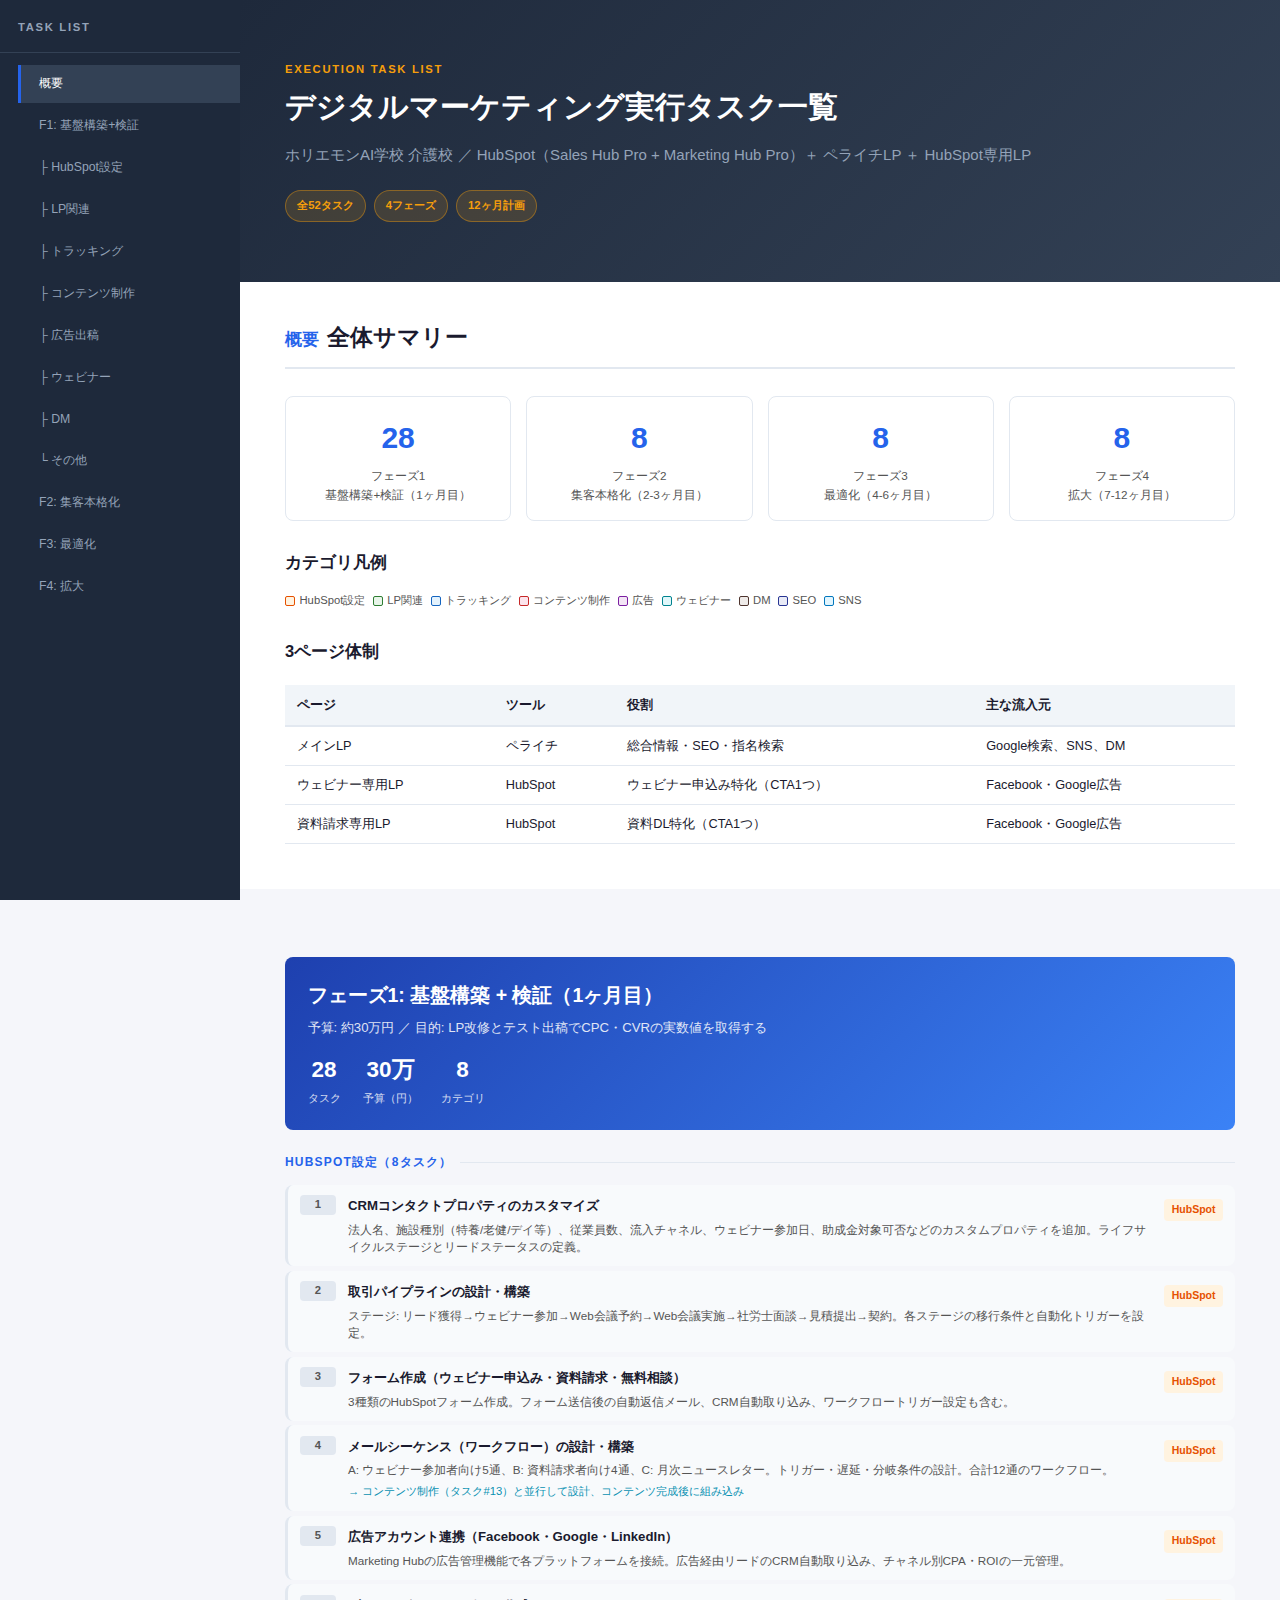
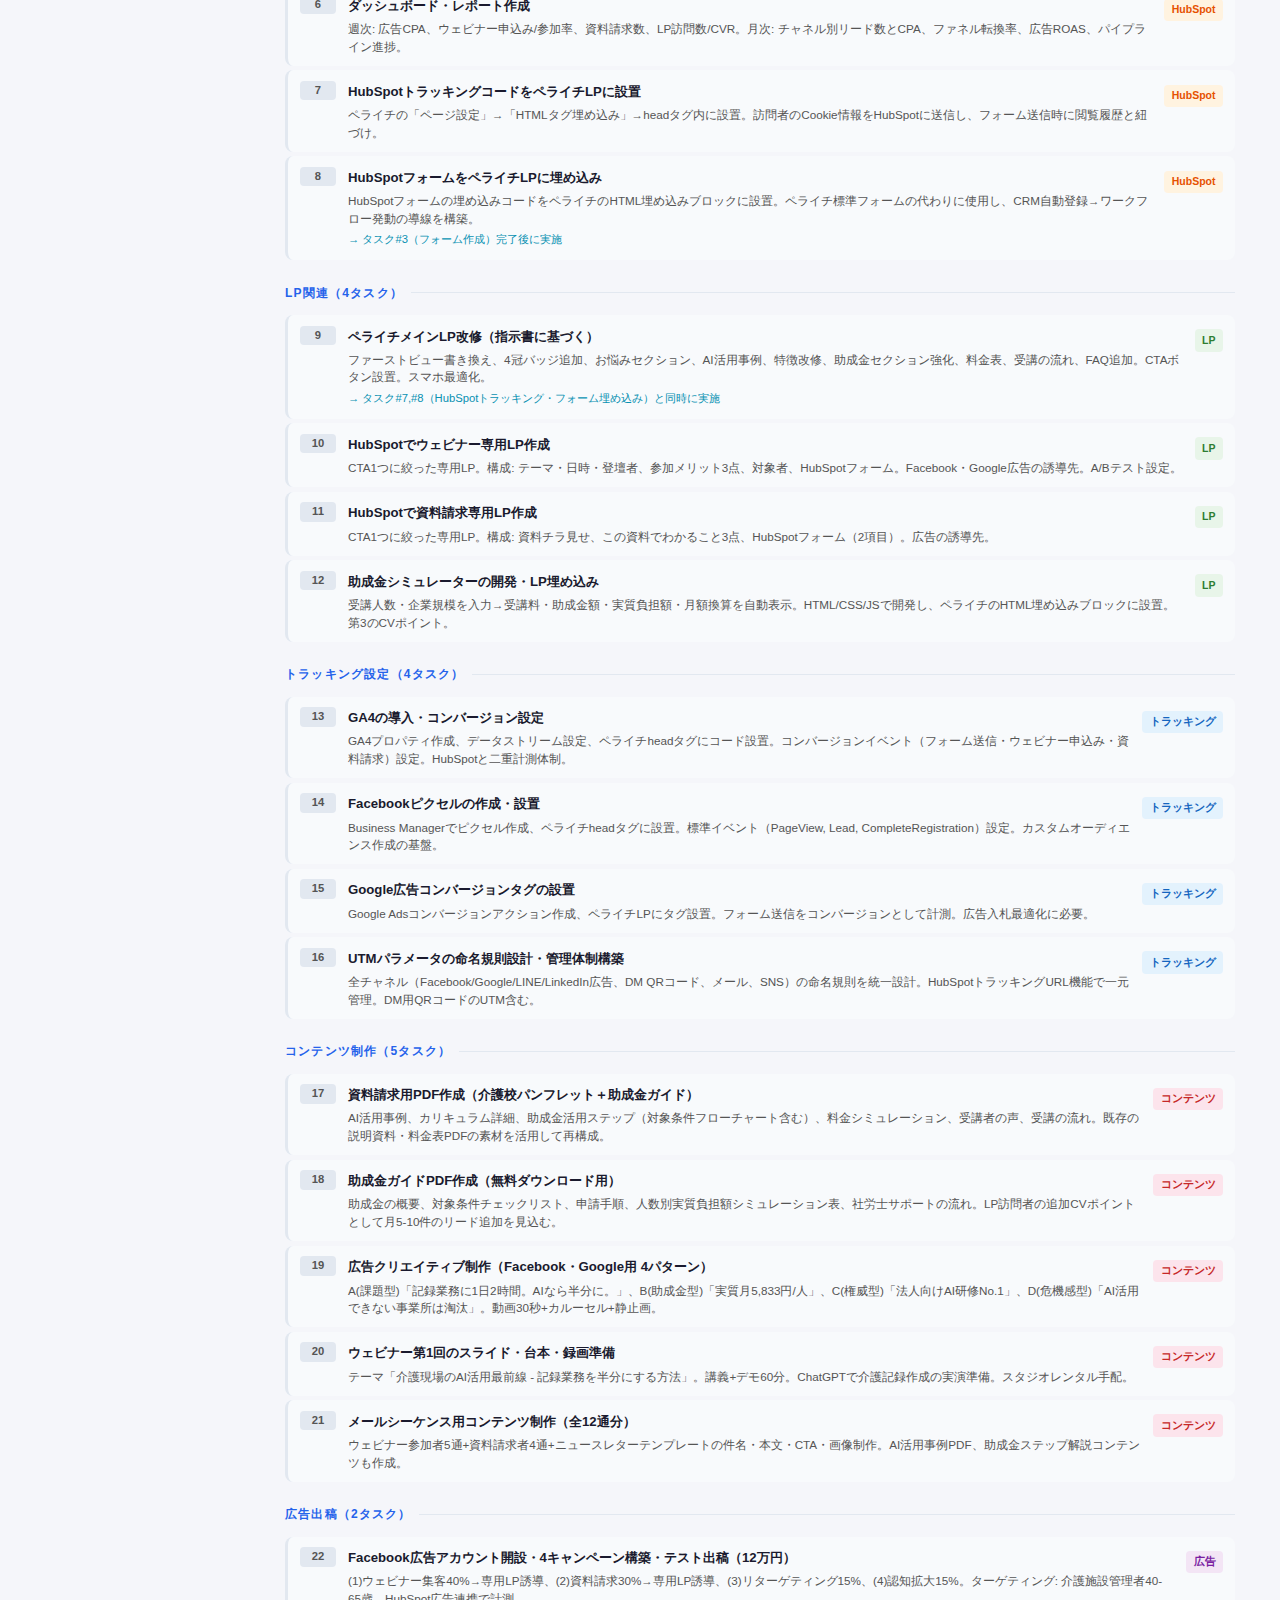
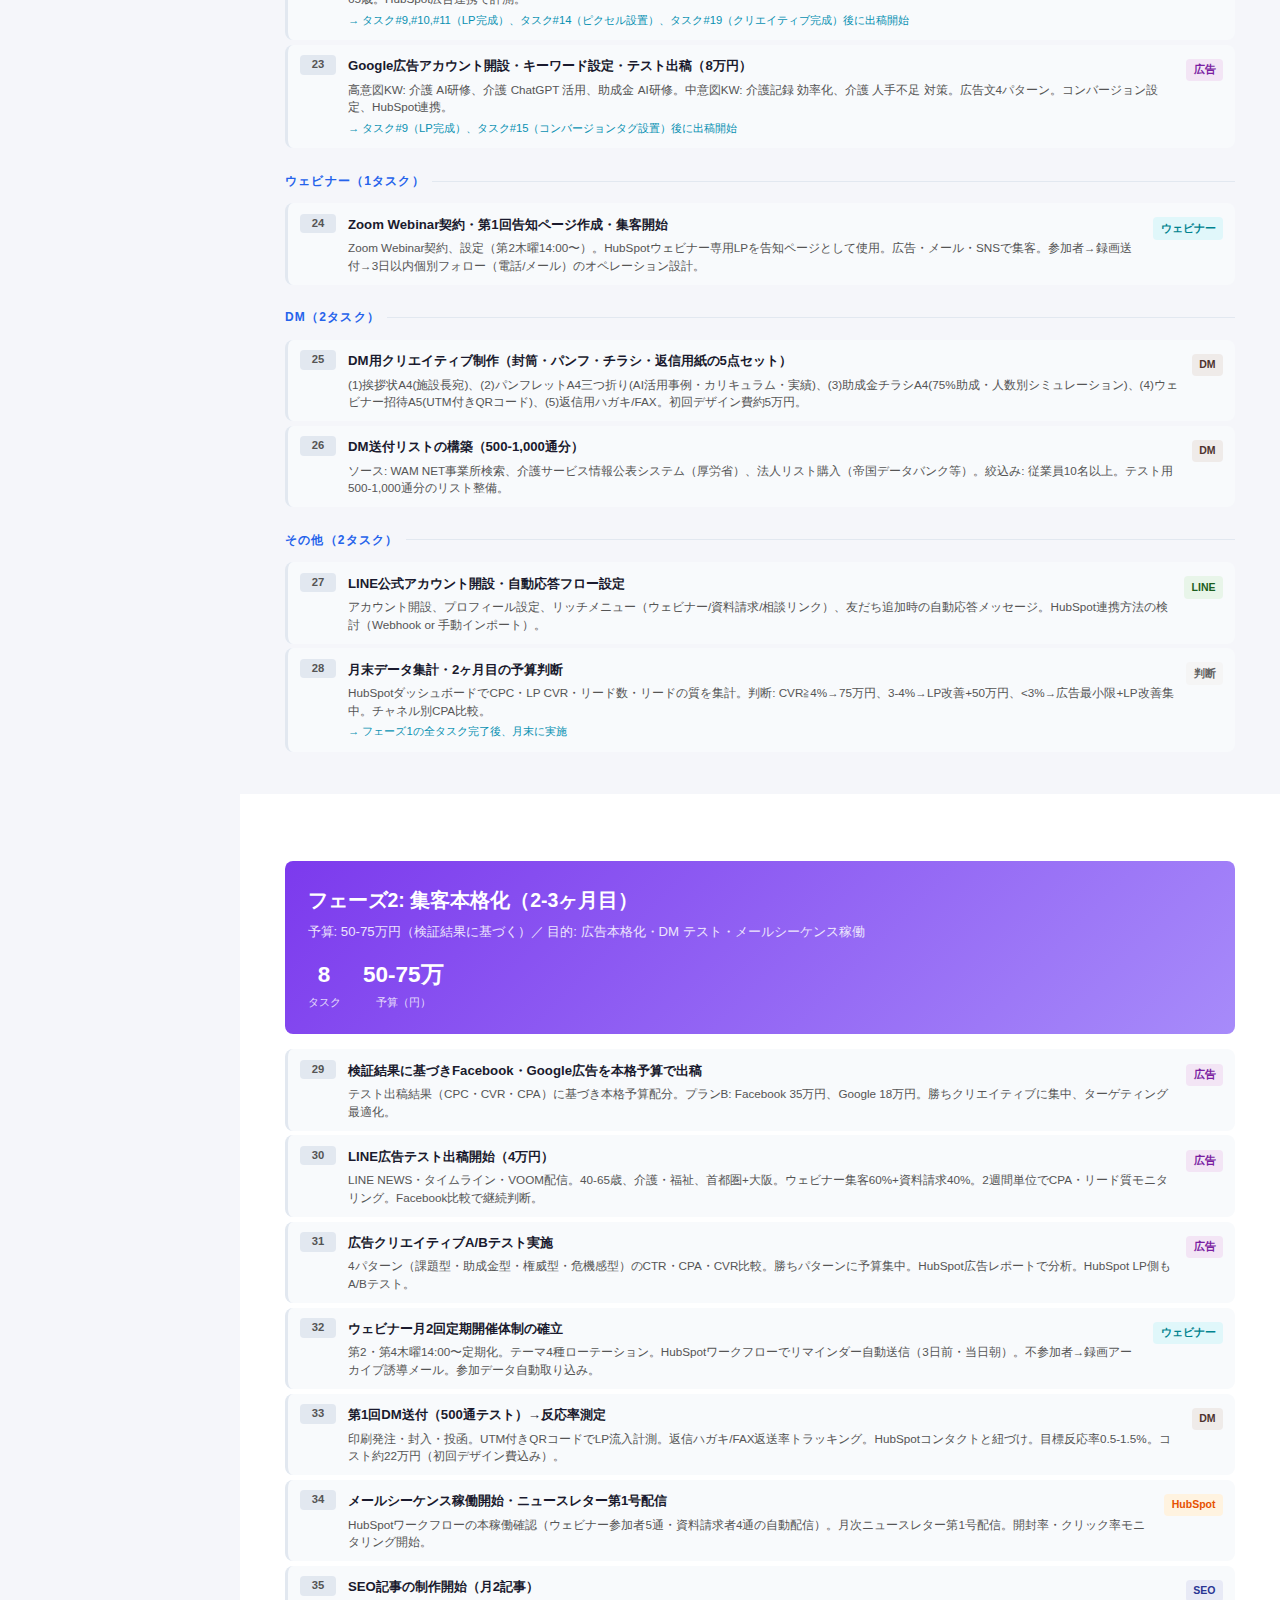
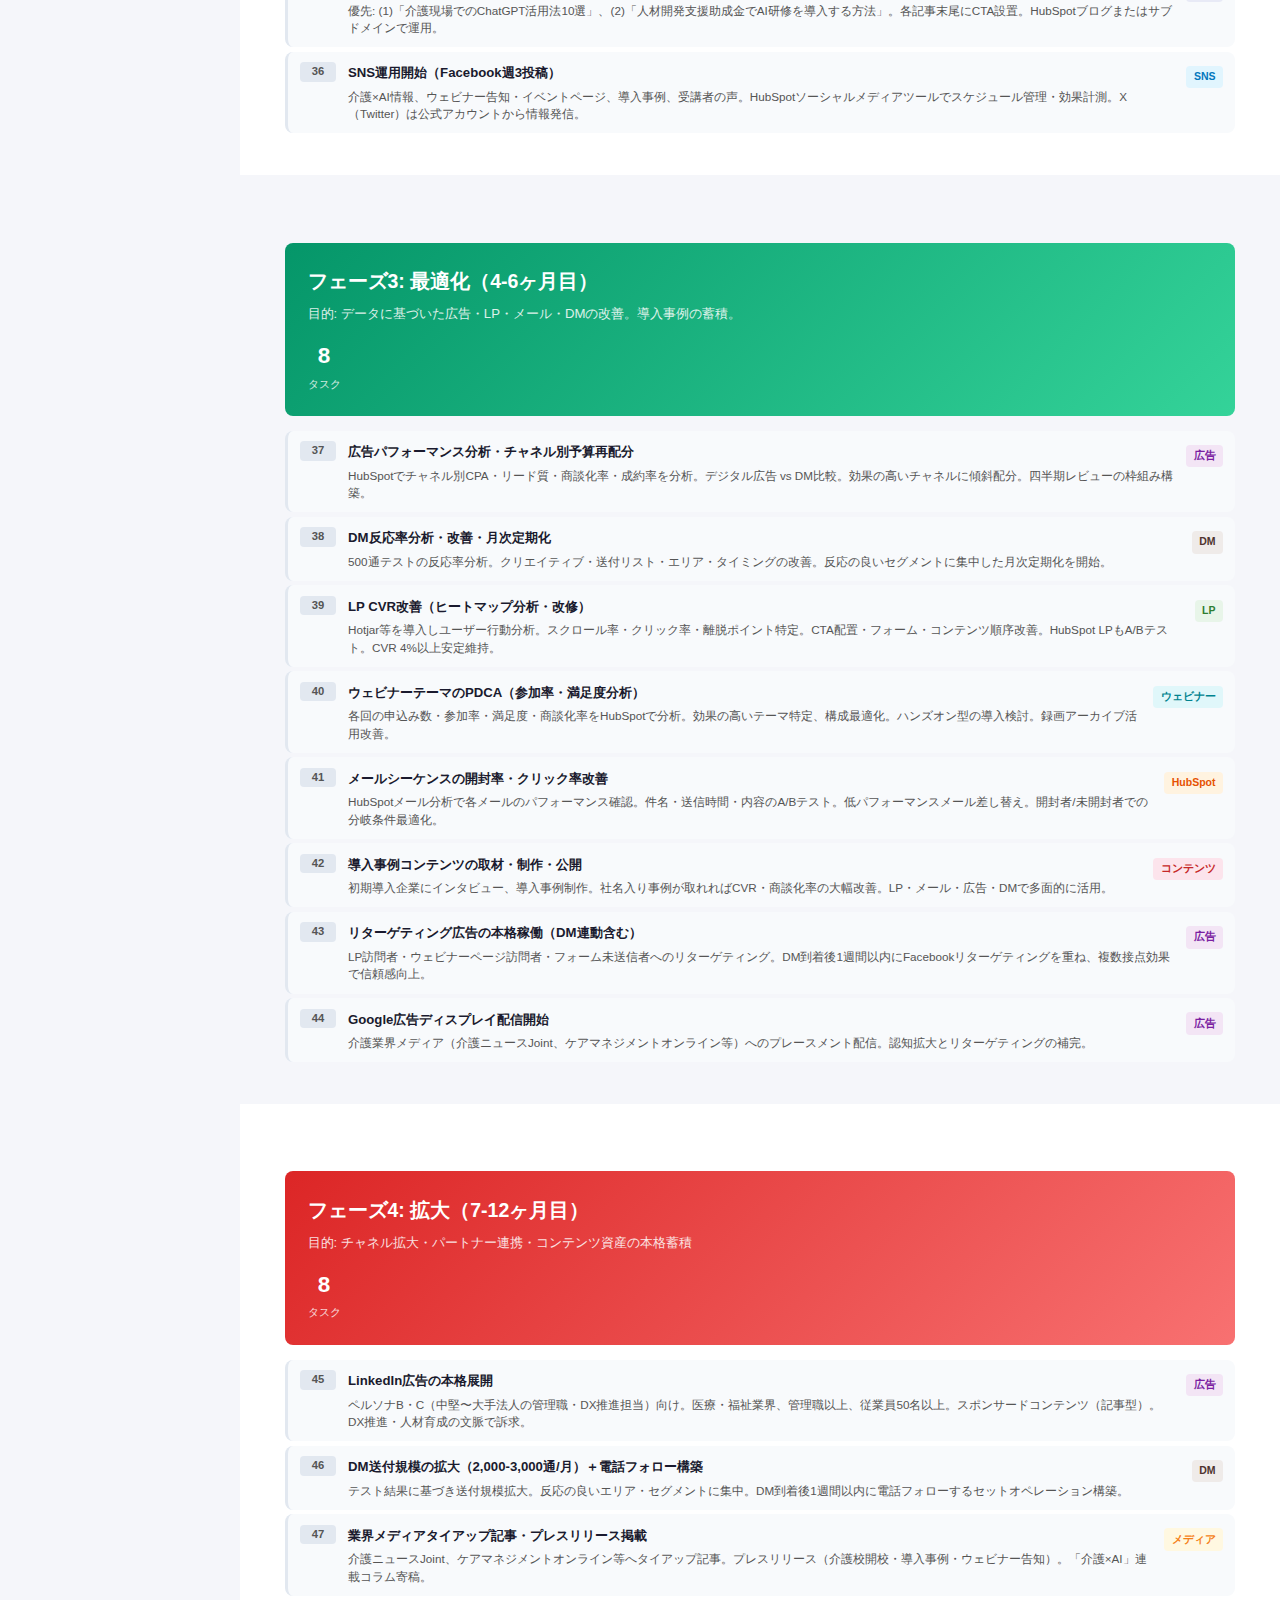
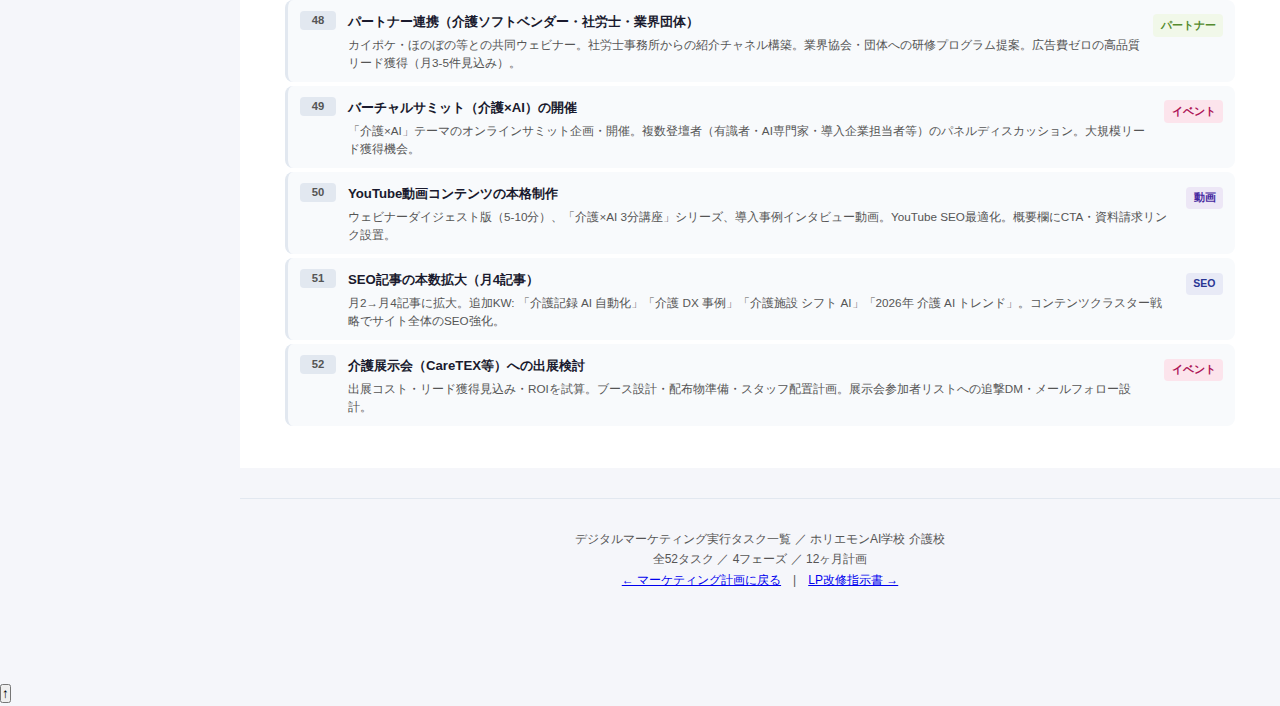
<file: tasks.html>
<!DOCTYPE html>
<html lang="ja">
<head>
<meta charset="UTF-8">
<meta name="viewport" content="width=device-width, initial-scale=1.0">
<title>タスク一覧 - デジタルマーケティング実行計画</title>
<link rel="stylesheet" href="style.css">
<style>
.task-category{margin:1.5rem 0 .8rem;font-size:.8rem;font-weight:700;letter-spacing:.1em;color:var(--c-primary);text-transform:uppercase;display:flex;align-items:center;gap:.5rem}
.task-category::after{content:'';flex:1;height:1px;background:var(--c-border)}
.task-row{display:grid;grid-template-columns:36px 1fr auto;gap:.8rem;align-items:start;padding:.7rem .8rem;margin:.3rem 0;background:#f8fafc;border-radius:var(--radius);border-left:3px solid var(--c-border);transition:.15s}
.task-row:hover{background:#f1f5f9;border-left-color:var(--c-primary)}
.task-num{font-size:.75rem;font-weight:700;color:var(--c-text-sub);background:#e2e8f0;border-radius:4px;text-align:center;padding:.2rem .3rem;line-height:1.2}
.task-title{font-size:.88rem;font-weight:600;color:var(--c-text)}
.task-desc{font-size:.78rem;color:var(--c-text-sub);margin-top:.2rem;line-height:1.5}
.task-tag{display:inline-block;padding:.15rem .5rem;border-radius:4px;font-size:.7rem;font-weight:600;white-space:nowrap}
.tag-hubspot{background:#fff3e0;color:#e65100}
.tag-lp{background:#e8f5e9;color:#2e7d32}
.tag-tracking{background:#e3f2fd;color:#1565c0}
.tag-content{background:#fce4ec;color:#c62828}
.tag-ads{background:#f3e5f5;color:#7b1fa2}
.tag-webinar{background:#e0f7fa;color:#00838f}
.tag-dm{background:#efebe9;color:#4e342e}
.tag-line{background:#e8f5e9;color:#1b5e20}
.tag-other{background:#f5f5f5;color:#616161}
.tag-seo{background:#e8eaf6;color:#283593}
.tag-sns{background:#e1f5fe;color:#0277bd}
.tag-media{background:#fff8e1;color:#f57f17}
.tag-partner{background:#f1f8e9;color:#558b2f}
.tag-event{background:#fce4ec;color:#ad1457}
.tag-video{background:#ede7f6;color:#4527a0}
.phase-header{position:relative;padding:1.5rem;margin:2rem 0 1rem;border-radius:var(--radius);color:#fff}
.phase-header h2{border:none;margin:0;padding:0;color:#fff;font-size:1.3rem}
.phase-header p{margin:.3rem 0 0;opacity:.85;font-size:.88rem}
.phase-header .phase-stats{display:flex;gap:1.5rem;margin-top:.8rem}
.phase-header .stat{text-align:center}
.phase-header .stat-num{display:block;font-size:1.5rem;font-weight:800}
.phase-header .stat-label{display:block;font-size:.7rem;opacity:.8}
.phase1-bg{background:linear-gradient(135deg,#1e40af,#3b82f6)}
.phase2-bg{background:linear-gradient(135deg,#7c3aed,#a78bfa)}
.phase3-bg{background:linear-gradient(135deg,#059669,#34d399)}
.phase4-bg{background:linear-gradient(135deg,#dc2626,#f87171)}
.summary-grid{display:grid;grid-template-columns:repeat(4,1fr);gap:1rem;margin:1.5rem 0}
.summary-card{background:var(--c-surface);border:1px solid var(--c-border);border-radius:var(--radius);padding:1rem;text-align:center}
.summary-card .num{font-size:2rem;font-weight:800;color:var(--c-primary)}
.summary-card .label{font-size:.78rem;color:var(--c-text-sub);margin-top:.2rem}
.dep-note{font-size:.75rem;color:var(--c-info);margin-top:.2rem}
.dep-note::before{content:'→ ';font-weight:700}
.legend{display:flex;flex-wrap:wrap;gap:.5rem;margin:1rem 0}
.legend-item{display:flex;align-items:center;gap:.3rem;font-size:.75rem;color:var(--c-text-sub)}
.legend-dot{width:10px;height:10px;border-radius:2px}
.filter-bar{display:flex;flex-wrap:wrap;gap:.4rem;margin:1rem 0;padding:.8rem;background:#f8fafc;border-radius:var(--radius);border:1px solid var(--c-border)}
.filter-btn{padding:.3rem .7rem;border:1px solid var(--c-border);border-radius:4px;background:#fff;font-size:.75rem;font-weight:600;cursor:pointer;transition:.15s}
.filter-btn:hover,.filter-btn.active{background:var(--c-primary);color:#fff;border-color:var(--c-primary)}
</style>
</head>
<body>

<nav id="sidebar">
<div class="nav-header">Task List</div>
<ul>
<li><a href="#overview" class="active">概要</a></li>
<li><a href="#phase1">F1: 基盤構築+検証</a></li>
<li><a href="#phase1-hubspot">├ HubSpot設定</a></li>
<li><a href="#phase1-lp">├ LP関連</a></li>
<li><a href="#phase1-tracking">├ トラッキング</a></li>
<li><a href="#phase1-content">├ コンテンツ制作</a></li>
<li><a href="#phase1-ads">├ 広告出稿</a></li>
<li><a href="#phase1-webinar">├ ウェビナー</a></li>
<li><a href="#phase1-dm">├ DM</a></li>
<li><a href="#phase1-other">└ その他</a></li>
<li><a href="#phase2">F2: 集客本格化</a></li>
<li><a href="#phase3">F3: 最適化</a></li>
<li><a href="#phase4">F4: 拡大</a></li>
</ul>
</nav>

<main id="content">

<!-- Hero -->
<div class="hero">
<div class="hero-inner">
<div class="hero-label">Execution Task List</div>
<h1>デジタルマーケティング実行タスク一覧</h1>
<p class="hero-sub">ホリエモンAI学校 介護校 ／ HubSpot（Sales Hub Pro + Marketing Hub Pro）＋ ペライチLP ＋ HubSpot専用LP</p>
<div class="hero-badges">
<span class="badge">全52タスク</span>
<span class="badge">4フェーズ</span>
<span class="badge">12ヶ月計画</span>
</div>
</div>
</div>

<!-- 概要 -->
<section id="overview">
<h2><span class="section-num">概要</span>全体サマリー</h2>

<div class="summary-grid">
<div class="summary-card">
<div class="num">28</div>
<div class="label">フェーズ1<br>基盤構築+検証（1ヶ月目）</div>
</div>
<div class="summary-card">
<div class="num">8</div>
<div class="label">フェーズ2<br>集客本格化（2-3ヶ月目）</div>
</div>
<div class="summary-card">
<div class="num">8</div>
<div class="label">フェーズ3<br>最適化（4-6ヶ月目）</div>
</div>
<div class="summary-card">
<div class="num">8</div>
<div class="label">フェーズ4<br>拡大（7-12ヶ月目）</div>
</div>
</div>

<h3>カテゴリ凡例</h3>
<div class="legend">
<div class="legend-item"><div class="legend-dot" style="background:#fff3e0;border:1px solid #e65100"></div>HubSpot設定</div>
<div class="legend-item"><div class="legend-dot" style="background:#e8f5e9;border:1px solid #2e7d32"></div>LP関連</div>
<div class="legend-item"><div class="legend-dot" style="background:#e3f2fd;border:1px solid #1565c0"></div>トラッキング</div>
<div class="legend-item"><div class="legend-dot" style="background:#fce4ec;border:1px solid #c62828"></div>コンテンツ制作</div>
<div class="legend-item"><div class="legend-dot" style="background:#f3e5f5;border:1px solid #7b1fa2"></div>広告</div>
<div class="legend-item"><div class="legend-dot" style="background:#e0f7fa;border:1px solid #00838f"></div>ウェビナー</div>
<div class="legend-item"><div class="legend-dot" style="background:#efebe9;border:1px solid #4e342e"></div>DM</div>
<div class="legend-item"><div class="legend-dot" style="background:#e8eaf6;border:1px solid #283593"></div>SEO</div>
<div class="legend-item"><div class="legend-dot" style="background:#e1f5fe;border:1px solid #0277bd"></div>SNS</div>
</div>

<h3>3ページ体制</h3>
<div class="table-scroll">
<table>
<thead><tr><th>ページ</th><th>ツール</th><th>役割</th><th>主な流入元</th></tr></thead>
<tbody>
<tr><td>メインLP</td><td>ペライチ</td><td>総合情報・SEO・指名検索</td><td>Google検索、SNS、DM</td></tr>
<tr><td>ウェビナー専用LP</td><td>HubSpot</td><td>ウェビナー申込み特化（CTA1つ）</td><td>Facebook・Google広告</td></tr>
<tr><td>資料請求専用LP</td><td>HubSpot</td><td>資料DL特化（CTA1つ）</td><td>Facebook・Google広告</td></tr>
</tbody>
</table>
</div>
</section>

<!-- ==================== フェーズ1 ==================== -->
<section id="phase1">
<div class="phase-header phase1-bg">
<h2>フェーズ1: 基盤構築 + 検証（1ヶ月目）</h2>
<p>予算: 約30万円 ／ 目的: LP改修とテスト出稿でCPC・CVRの実数値を取得する</p>
<div class="phase-stats">
<div class="stat"><span class="stat-num">28</span><span class="stat-label">タスク</span></div>
<div class="stat"><span class="stat-num">30万</span><span class="stat-label">予算（円）</span></div>
<div class="stat"><span class="stat-num">8</span><span class="stat-label">カテゴリ</span></div>
</div>
</div>

<!-- HubSpot設定 -->
<div id="phase1-hubspot">
<div class="task-category">HubSpot設定（8タスク）</div>

<div class="task-row">
<div class="task-num">1</div>
<div>
<div class="task-title">CRMコンタクトプロパティのカスタマイズ</div>
<div class="task-desc">法人名、施設種別（特養/老健/デイ等）、従業員数、流入チャネル、ウェビナー参加日、助成金対象可否などのカスタムプロパティを追加。ライフサイクルステージとリードステータスの定義。</div>
</div>
<div><span class="task-tag tag-hubspot">HubSpot</span></div>
</div>

<div class="task-row">
<div class="task-num">2</div>
<div>
<div class="task-title">取引パイプラインの設計・構築</div>
<div class="task-desc">ステージ: リード獲得→ウェビナー参加→Web会議予約→Web会議実施→社労士面談→見積提出→契約。各ステージの移行条件と自動化トリガーを設定。</div>
</div>
<div><span class="task-tag tag-hubspot">HubSpot</span></div>
</div>

<div class="task-row">
<div class="task-num">3</div>
<div>
<div class="task-title">フォーム作成（ウェビナー申込み・資料請求・無料相談）</div>
<div class="task-desc">3種類のHubSpotフォーム作成。フォーム送信後の自動返信メール、CRM自動取り込み、ワークフロートリガー設定も含む。</div>
</div>
<div><span class="task-tag tag-hubspot">HubSpot</span></div>
</div>

<div class="task-row">
<div class="task-num">4</div>
<div>
<div class="task-title">メールシーケンス（ワークフロー）の設計・構築</div>
<div class="task-desc">A: ウェビナー参加者向け5通、B: 資料請求者向け4通、C: 月次ニュースレター。トリガー・遅延・分岐条件の設計。合計12通のワークフロー。</div>
<div class="dep-note">コンテンツ制作（タスク#13）と並行して設計、コンテンツ完成後に組み込み</div>
</div>
<div><span class="task-tag tag-hubspot">HubSpot</span></div>
</div>

<div class="task-row">
<div class="task-num">5</div>
<div>
<div class="task-title">広告アカウント連携（Facebook・Google・LinkedIn）</div>
<div class="task-desc">Marketing Hubの広告管理機能で各プラットフォームを接続。広告経由リードのCRM自動取り込み、チャネル別CPA・ROIの一元管理。</div>
</div>
<div><span class="task-tag tag-hubspot">HubSpot</span></div>
</div>

<div class="task-row">
<div class="task-num">6</div>
<div>
<div class="task-title">ダッシュボード・レポート作成</div>
<div class="task-desc">週次: 広告CPA、ウェビナー申込み/参加率、資料請求数、LP訪問数/CVR。月次: チャネル別リード数とCPA、ファネル転換率、広告ROAS、パイプライン進捗。</div>
</div>
<div><span class="task-tag tag-hubspot">HubSpot</span></div>
</div>

<div class="task-row">
<div class="task-num">7</div>
<div>
<div class="task-title">HubSpotトラッキングコードをペライチLPに設置</div>
<div class="task-desc">ペライチの「ページ設定」→「HTMLタグ埋め込み」→headタグ内に設置。訪問者のCookie情報をHubSpotに送信し、フォーム送信時に閲覧履歴と紐づけ。</div>
</div>
<div><span class="task-tag tag-hubspot">HubSpot</span></div>
</div>

<div class="task-row">
<div class="task-num">8</div>
<div>
<div class="task-title">HubSpotフォームをペライチLPに埋め込み</div>
<div class="task-desc">HubSpotフォームの埋め込みコードをペライチのHTML埋め込みブロックに設置。ペライチ標準フォームの代わりに使用し、CRM自動登録→ワークフロー発動の導線を構築。</div>
<div class="dep-note">タスク#3（フォーム作成）完了後に実施</div>
</div>
<div><span class="task-tag tag-hubspot">HubSpot</span></div>
</div>
</div>

<!-- LP関連 -->
<div id="phase1-lp">
<div class="task-category">LP関連（4タスク）</div>

<div class="task-row">
<div class="task-num">9</div>
<div>
<div class="task-title">ペライチメインLP改修（指示書に基づく）</div>
<div class="task-desc">ファーストビュー書き換え、4冠バッジ追加、お悩みセクション、AI活用事例、特徴改修、助成金セクション強化、料金表、受講の流れ、FAQ追加。CTAボタン設置。スマホ最適化。</div>
<div class="dep-note">タスク#7,#8（HubSpotトラッキング・フォーム埋め込み）と同時に実施</div>
</div>
<div><span class="task-tag tag-lp">LP</span></div>
</div>

<div class="task-row">
<div class="task-num">10</div>
<div>
<div class="task-title">HubSpotでウェビナー専用LP作成</div>
<div class="task-desc">CTA1つに絞った専用LP。構成: テーマ・日時・登壇者、参加メリット3点、対象者、HubSpotフォーム。Facebook・Google広告の誘導先。A/Bテスト設定。</div>
</div>
<div><span class="task-tag tag-lp">LP</span></div>
</div>

<div class="task-row">
<div class="task-num">11</div>
<div>
<div class="task-title">HubSpotで資料請求専用LP作成</div>
<div class="task-desc">CTA1つに絞った専用LP。構成: 資料チラ見せ、この資料でわかること3点、HubSpotフォーム（2項目）。広告の誘導先。</div>
</div>
<div><span class="task-tag tag-lp">LP</span></div>
</div>

<div class="task-row">
<div class="task-num">12</div>
<div>
<div class="task-title">助成金シミュレーターの開発・LP埋め込み</div>
<div class="task-desc">受講人数・企業規模を入力→受講料・助成金額・実質負担額・月額換算を自動表示。HTML/CSS/JSで開発し、ペライチのHTML埋め込みブロックに設置。第3のCVポイント。</div>
</div>
<div><span class="task-tag tag-lp">LP</span></div>
</div>
</div>

<!-- トラッキング -->
<div id="phase1-tracking">
<div class="task-category">トラッキング設定（4タスク）</div>

<div class="task-row">
<div class="task-num">13</div>
<div>
<div class="task-title">GA4の導入・コンバージョン設定</div>
<div class="task-desc">GA4プロパティ作成、データストリーム設定、ペライチheadタグにコード設置。コンバージョンイベント（フォーム送信・ウェビナー申込み・資料請求）設定。HubSpotと二重計測体制。</div>
</div>
<div><span class="task-tag tag-tracking">トラッキング</span></div>
</div>

<div class="task-row">
<div class="task-num">14</div>
<div>
<div class="task-title">Facebookピクセルの作成・設置</div>
<div class="task-desc">Business Managerでピクセル作成、ペライチheadタグに設置。標準イベント（PageView, Lead, CompleteRegistration）設定。カスタムオーディエンス作成の基盤。</div>
</div>
<div><span class="task-tag tag-tracking">トラッキング</span></div>
</div>

<div class="task-row">
<div class="task-num">15</div>
<div>
<div class="task-title">Google広告コンバージョンタグの設置</div>
<div class="task-desc">Google Adsコンバージョンアクション作成、ペライチLPにタグ設置。フォーム送信をコンバージョンとして計測。広告入札最適化に必要。</div>
</div>
<div><span class="task-tag tag-tracking">トラッキング</span></div>
</div>

<div class="task-row">
<div class="task-num">16</div>
<div>
<div class="task-title">UTMパラメータの命名規則設計・管理体制構築</div>
<div class="task-desc">全チャネル（Facebook/Google/LINE/LinkedIn広告、DM QRコード、メール、SNS）の命名規則を統一設計。HubSpotトラッキングURL機能で一元管理。DM用QRコードのUTM含む。</div>
</div>
<div><span class="task-tag tag-tracking">トラッキング</span></div>
</div>
</div>

<!-- コンテンツ制作 -->
<div id="phase1-content">
<div class="task-category">コンテンツ制作（5タスク）</div>

<div class="task-row">
<div class="task-num">17</div>
<div>
<div class="task-title">資料請求用PDF作成（介護校パンフレット＋助成金ガイド）</div>
<div class="task-desc">AI活用事例、カリキュラム詳細、助成金活用ステップ（対象条件フローチャート含む）、料金シミュレーション、受講者の声、受講の流れ。既存の説明資料・料金表PDFの素材を活用して再構成。</div>
</div>
<div><span class="task-tag tag-content">コンテンツ</span></div>
</div>

<div class="task-row">
<div class="task-num">18</div>
<div>
<div class="task-title">助成金ガイドPDF作成（無料ダウンロード用）</div>
<div class="task-desc">助成金の概要、対象条件チェックリスト、申請手順、人数別実質負担額シミュレーション表、社労士サポートの流れ。LP訪問者の追加CVポイントとして月5-10件のリード追加を見込む。</div>
</div>
<div><span class="task-tag tag-content">コンテンツ</span></div>
</div>

<div class="task-row">
<div class="task-num">19</div>
<div>
<div class="task-title">広告クリエイティブ制作（Facebook・Google用 4パターン）</div>
<div class="task-desc">A(課題型)「記録業務に1日2時間。AIなら半分に。」、B(助成金型)「実質月5,833円/人」、C(権威型)「法人向けAI研修No.1」、D(危機感型)「AI活用できない事業所は淘汰」。動画30秒+カルーセル+静止画。</div>
</div>
<div><span class="task-tag tag-content">コンテンツ</span></div>
</div>

<div class="task-row">
<div class="task-num">20</div>
<div>
<div class="task-title">ウェビナー第1回のスライド・台本・録画準備</div>
<div class="task-desc">テーマ「介護現場のAI活用最前線 - 記録業務を半分にする方法」。講義+デモ60分。ChatGPTで介護記録作成の実演準備。スタジオレンタル手配。</div>
</div>
<div><span class="task-tag tag-content">コンテンツ</span></div>
</div>

<div class="task-row">
<div class="task-num">21</div>
<div>
<div class="task-title">メールシーケンス用コンテンツ制作（全12通分）</div>
<div class="task-desc">ウェビナー参加者5通+資料請求者4通+ニュースレターテンプレートの件名・本文・CTA・画像制作。AI活用事例PDF、助成金ステップ解説コンテンツも作成。</div>
</div>
<div><span class="task-tag tag-content">コンテンツ</span></div>
</div>
</div>

<!-- 広告出稿 -->
<div id="phase1-ads">
<div class="task-category">広告出稿（2タスク）</div>

<div class="task-row">
<div class="task-num">22</div>
<div>
<div class="task-title">Facebook広告アカウント開設・4キャンペーン構築・テスト出稿（12万円）</div>
<div class="task-desc">(1)ウェビナー集客40%→専用LP誘導、(2)資料請求30%→専用LP誘導、(3)リターゲティング15%、(4)認知拡大15%。ターゲティング: 介護施設管理者40-65歳。HubSpot広告連携で計測。</div>
<div class="dep-note">タスク#9,#10,#11（LP完成）、タスク#14（ピクセル設置）、タスク#19（クリエイティブ完成）後に出稿開始</div>
</div>
<div><span class="task-tag tag-ads">広告</span></div>
</div>

<div class="task-row">
<div class="task-num">23</div>
<div>
<div class="task-title">Google広告アカウント開設・キーワード設定・テスト出稿（8万円）</div>
<div class="task-desc">高意図KW: 介護 AI研修、介護 ChatGPT 活用、助成金 AI研修。中意図KW: 介護記録 効率化、介護 人手不足 対策。広告文4パターン。コンバージョン設定、HubSpot連携。</div>
<div class="dep-note">タスク#9（LP完成）、タスク#15（コンバージョンタグ設置）後に出稿開始</div>
</div>
<div><span class="task-tag tag-ads">広告</span></div>
</div>
</div>

<!-- ウェビナー -->
<div id="phase1-webinar">
<div class="task-category">ウェビナー（1タスク）</div>

<div class="task-row">
<div class="task-num">24</div>
<div>
<div class="task-title">Zoom Webinar契約・第1回告知ページ作成・集客開始</div>
<div class="task-desc">Zoom Webinar契約、設定（第2木曜14:00〜）。HubSpotウェビナー専用LPを告知ページとして使用。広告・メール・SNSで集客。参加者→録画送付→3日以内個別フォロー（電話/メール）のオペレーション設計。</div>
</div>
<div><span class="task-tag tag-webinar">ウェビナー</span></div>
</div>
</div>

<!-- DM -->
<div id="phase1-dm">
<div class="task-category">DM（2タスク）</div>

<div class="task-row">
<div class="task-num">25</div>
<div>
<div class="task-title">DM用クリエイティブ制作（封筒・パンフ・チラシ・返信用紙の5点セット）</div>
<div class="task-desc">(1)挨拶状A4(施設長宛)、(2)パンフレットA4三つ折り(AI活用事例・カリキュラム・実績)、(3)助成金チラシA4(75%助成・人数別シミュレーション)、(4)ウェビナー招待A5(UTM付きQRコード)、(5)返信用ハガキ/FAX。初回デザイン費約5万円。</div>
</div>
<div><span class="task-tag tag-dm">DM</span></div>
</div>

<div class="task-row">
<div class="task-num">26</div>
<div>
<div class="task-title">DM送付リストの構築（500-1,000通分）</div>
<div class="task-desc">ソース: WAM NET事業所検索、介護サービス情報公表システム（厚労省）、法人リスト購入（帝国データバンク等）。絞込み: 従業員10名以上。テスト用500-1,000通分のリスト整備。</div>
</div>
<div><span class="task-tag tag-dm">DM</span></div>
</div>
</div>

<!-- その他 -->
<div id="phase1-other">
<div class="task-category">その他（2タスク）</div>

<div class="task-row">
<div class="task-num">27</div>
<div>
<div class="task-title">LINE公式アカウント開設・自動応答フロー設定</div>
<div class="task-desc">アカウント開設、プロフィール設定、リッチメニュー（ウェビナー/資料請求/相談リンク）、友だち追加時の自動応答メッセージ。HubSpot連携方法の検討（Webhook or 手動インポート）。</div>
</div>
<div><span class="task-tag tag-line">LINE</span></div>
</div>

<div class="task-row">
<div class="task-num">28</div>
<div>
<div class="task-title">月末データ集計・2ヶ月目の予算判断</div>
<div class="task-desc">HubSpotダッシュボードでCPC・LP CVR・リード数・リードの質を集計。判断: CVR≧4%→75万円、3-4%→LP改善+50万円、&lt;3%→広告最小限+LP改善集中。チャネル別CPA比較。</div>
<div class="dep-note">フェーズ1の全タスク完了後、月末に実施</div>
</div>
<div><span class="task-tag tag-other">判断</span></div>
</div>
</div>
</section>

<!-- ==================== フェーズ2 ==================== -->
<section id="phase2">
<div class="phase-header phase2-bg">
<h2>フェーズ2: 集客本格化（2-3ヶ月目）</h2>
<p>予算: 50-75万円（検証結果に基づく）／ 目的: 広告本格化・DM テスト・メールシーケンス稼働</p>
<div class="phase-stats">
<div class="stat"><span class="stat-num">8</span><span class="stat-label">タスク</span></div>
<div class="stat"><span class="stat-num">50-75万</span><span class="stat-label">予算（円）</span></div>
</div>
</div>

<div class="task-row">
<div class="task-num">29</div>
<div>
<div class="task-title">検証結果に基づきFacebook・Google広告を本格予算で出稿</div>
<div class="task-desc">テスト出稿結果（CPC・CVR・CPA）に基づき本格予算配分。プランB: Facebook 35万円、Google 18万円。勝ちクリエイティブに集中、ターゲティング最適化。</div>
</div>
<div><span class="task-tag tag-ads">広告</span></div>
</div>

<div class="task-row">
<div class="task-num">30</div>
<div>
<div class="task-title">LINE広告テスト出稿開始（4万円）</div>
<div class="task-desc">LINE NEWS・タイムライン・VOOM配信。40-65歳、介護・福祉、首都圏+大阪。ウェビナー集客60%+資料請求40%。2週間単位でCPA・リード質モニタリング。Facebook比較で継続判断。</div>
</div>
<div><span class="task-tag tag-ads">広告</span></div>
</div>

<div class="task-row">
<div class="task-num">31</div>
<div>
<div class="task-title">広告クリエイティブA/Bテスト実施</div>
<div class="task-desc">4パターン（課題型・助成金型・権威型・危機感型）のCTR・CPA・CVR比較。勝ちパターンに予算集中。HubSpot広告レポートで分析。HubSpot LP側もA/Bテスト。</div>
</div>
<div><span class="task-tag tag-ads">広告</span></div>
</div>

<div class="task-row">
<div class="task-num">32</div>
<div>
<div class="task-title">ウェビナー月2回定期開催体制の確立</div>
<div class="task-desc">第2・第4木曜14:00〜定期化。テーマ4種ローテーション。HubSpotワークフローでリマインダー自動送信（3日前・当日朝）。不参加者→録画アーカイブ誘導メール。参加データ自動取り込み。</div>
</div>
<div><span class="task-tag tag-webinar">ウェビナー</span></div>
</div>

<div class="task-row">
<div class="task-num">33</div>
<div>
<div class="task-title">第1回DM送付（500通テスト）→反応率測定</div>
<div class="task-desc">印刷発注・封入・投函。UTM付きQRコードでLP流入計測。返信ハガキ/FAX返送率トラッキング。HubSpotコンタクトと紐づけ。目標反応率0.5-1.5%。コスト約22万円（初回デザイン費込み）。</div>
</div>
<div><span class="task-tag tag-dm">DM</span></div>
</div>

<div class="task-row">
<div class="task-num">34</div>
<div>
<div class="task-title">メールシーケンス稼働開始・ニュースレター第1号配信</div>
<div class="task-desc">HubSpotワークフローの本稼働確認（ウェビナー参加者5通・資料請求者4通の自動配信）。月次ニュースレター第1号配信。開封率・クリック率モニタリング開始。</div>
</div>
<div><span class="task-tag tag-hubspot">HubSpot</span></div>
</div>

<div class="task-row">
<div class="task-num">35</div>
<div>
<div class="task-title">SEO記事の制作開始（月2記事）</div>
<div class="task-desc">優先: (1)「介護現場でのChatGPT活用法10選」、(2)「人材開発支援助成金でAI研修を導入する方法」。各記事末尾にCTA設置。HubSpotブログまたはサブドメインで運用。</div>
</div>
<div><span class="task-tag tag-seo">SEO</span></div>
</div>

<div class="task-row">
<div class="task-num">36</div>
<div>
<div class="task-title">SNS運用開始（Facebook週3投稿）</div>
<div class="task-desc">介護×AI情報、ウェビナー告知・イベントページ、導入事例、受講者の声。HubSpotソーシャルメディアツールでスケジュール管理・効果計測。X（Twitter）は公式アカウントから情報発信。</div>
</div>
<div><span class="task-tag tag-sns">SNS</span></div>
</div>
</section>

<!-- ==================== フェーズ3 ==================== -->
<section id="phase3">
<div class="phase-header phase3-bg">
<h2>フェーズ3: 最適化（4-6ヶ月目）</h2>
<p>目的: データに基づいた広告・LP・メール・DMの改善。導入事例の蓄積。</p>
<div class="phase-stats">
<div class="stat"><span class="stat-num">8</span><span class="stat-label">タスク</span></div>
</div>
</div>

<div class="task-row">
<div class="task-num">37</div>
<div>
<div class="task-title">広告パフォーマンス分析・チャネル別予算再配分</div>
<div class="task-desc">HubSpotでチャネル別CPA・リード質・商談化率・成約率を分析。デジタル広告 vs DM比較。効果の高いチャネルに傾斜配分。四半期レビューの枠組み構築。</div>
</div>
<div><span class="task-tag tag-ads">広告</span></div>
</div>

<div class="task-row">
<div class="task-num">38</div>
<div>
<div class="task-title">DM反応率分析・改善・月次定期化</div>
<div class="task-desc">500通テストの反応率分析。クリエイティブ・送付リスト・エリア・タイミングの改善。反応の良いセグメントに集中した月次定期化を開始。</div>
</div>
<div><span class="task-tag tag-dm">DM</span></div>
</div>

<div class="task-row">
<div class="task-num">39</div>
<div>
<div class="task-title">LP CVR改善（ヒートマップ分析・改修）</div>
<div class="task-desc">Hotjar等を導入しユーザー行動分析。スクロール率・クリック率・離脱ポイント特定。CTA配置・フォーム・コンテンツ順序改善。HubSpot LPもA/Bテスト。CVR 4%以上安定維持。</div>
</div>
<div><span class="task-tag tag-lp">LP</span></div>
</div>

<div class="task-row">
<div class="task-num">40</div>
<div>
<div class="task-title">ウェビナーテーマのPDCA（参加率・満足度分析）</div>
<div class="task-desc">各回の申込み数・参加率・満足度・商談化率をHubSpotで分析。効果の高いテーマ特定、構成最適化。ハンズオン型の導入検討。録画アーカイブ活用改善。</div>
</div>
<div><span class="task-tag tag-webinar">ウェビナー</span></div>
</div>

<div class="task-row">
<div class="task-num">41</div>
<div>
<div class="task-title">メールシーケンスの開封率・クリック率改善</div>
<div class="task-desc">HubSpotメール分析で各メールのパフォーマンス確認。件名・送信時間・内容のA/Bテスト。低パフォーマンスメール差し替え。開封者/未開封者での分岐条件最適化。</div>
</div>
<div><span class="task-tag tag-hubspot">HubSpot</span></div>
</div>

<div class="task-row">
<div class="task-num">42</div>
<div>
<div class="task-title">導入事例コンテンツの取材・制作・公開</div>
<div class="task-desc">初期導入企業にインタビュー、導入事例制作。社名入り事例が取れればCVR・商談化率の大幅改善。LP・メール・広告・DMで多面的に活用。</div>
</div>
<div><span class="task-tag tag-content">コンテンツ</span></div>
</div>

<div class="task-row">
<div class="task-num">43</div>
<div>
<div class="task-title">リターゲティング広告の本格稼働（DM連動含む）</div>
<div class="task-desc">LP訪問者・ウェビナーページ訪問者・フォーム未送信者へのリターゲティング。DM到着後1週間以内にFacebookリターゲティングを重ね、複数接点効果で信頼感向上。</div>
</div>
<div><span class="task-tag tag-ads">広告</span></div>
</div>

<div class="task-row">
<div class="task-num">44</div>
<div>
<div class="task-title">Google広告ディスプレイ配信開始</div>
<div class="task-desc">介護業界メディア（介護ニュースJoint、ケアマネジメントオンライン等）へのプレースメント配信。認知拡大とリターゲティングの補完。</div>
</div>
<div><span class="task-tag tag-ads">広告</span></div>
</div>
</section>

<!-- ==================== フェーズ4 ==================== -->
<section id="phase4">
<div class="phase-header phase4-bg">
<h2>フェーズ4: 拡大（7-12ヶ月目）</h2>
<p>目的: チャネル拡大・パートナー連携・コンテンツ資産の本格蓄積</p>
<div class="phase-stats">
<div class="stat"><span class="stat-num">8</span><span class="stat-label">タスク</span></div>
</div>
</div>

<div class="task-row">
<div class="task-num">45</div>
<div>
<div class="task-title">LinkedIn広告の本格展開</div>
<div class="task-desc">ペルソナB・C（中堅〜大手法人の管理職・DX推進担当）向け。医療・福祉業界、管理職以上、従業員50名以上。スポンサードコンテンツ（記事型）。DX推進・人材育成の文脈で訴求。</div>
</div>
<div><span class="task-tag tag-ads">広告</span></div>
</div>

<div class="task-row">
<div class="task-num">46</div>
<div>
<div class="task-title">DM送付規模の拡大（2,000-3,000通/月）＋電話フォロー構築</div>
<div class="task-desc">テスト結果に基づき送付規模拡大。反応の良いエリア・セグメントに集中。DM到着後1週間以内に電話フォローするセットオペレーション構築。</div>
</div>
<div><span class="task-tag tag-dm">DM</span></div>
</div>

<div class="task-row">
<div class="task-num">47</div>
<div>
<div class="task-title">業界メディアタイアップ記事・プレスリリース掲載</div>
<div class="task-desc">介護ニュースJoint、ケアマネジメントオンライン等へタイアップ記事。プレスリリース（介護校開校・導入事例・ウェビナー告知）。「介護×AI」連載コラム寄稿。</div>
</div>
<div><span class="task-tag tag-media">メディア</span></div>
</div>

<div class="task-row">
<div class="task-num">48</div>
<div>
<div class="task-title">パートナー連携（介護ソフトベンダー・社労士・業界団体）</div>
<div class="task-desc">カイポケ・ほのぼの等との共同ウェビナー。社労士事務所からの紹介チャネル構築。業界協会・団体への研修プログラム提案。広告費ゼロの高品質リード獲得（月3-5件見込み）。</div>
</div>
<div><span class="task-tag tag-partner">パートナー</span></div>
</div>

<div class="task-row">
<div class="task-num">49</div>
<div>
<div class="task-title">バーチャルサミット（介護×AI）の開催</div>
<div class="task-desc">「介護×AI」テーマのオンラインサミット企画・開催。複数登壇者（有識者・AI専門家・導入企業担当者等）のパネルディスカッション。大規模リード獲得機会。</div>
</div>
<div><span class="task-tag tag-event">イベント</span></div>
</div>

<div class="task-row">
<div class="task-num">50</div>
<div>
<div class="task-title">YouTube動画コンテンツの本格制作</div>
<div class="task-desc">ウェビナーダイジェスト版（5-10分）、「介護×AI 3分講座」シリーズ、導入事例インタビュー動画。YouTube SEO最適化。概要欄にCTA・資料請求リンク設置。</div>
</div>
<div><span class="task-tag tag-video">動画</span></div>
</div>

<div class="task-row">
<div class="task-num">51</div>
<div>
<div class="task-title">SEO記事の本数拡大（月4記事）</div>
<div class="task-desc">月2→月4記事に拡大。追加KW: 「介護記録 AI 自動化」「介護 DX 事例」「介護施設 シフト AI」「2026年 介護 AI トレンド」。コンテンツクラスター戦略でサイト全体のSEO強化。</div>
</div>
<div><span class="task-tag tag-seo">SEO</span></div>
</div>

<div class="task-row">
<div class="task-num">52</div>
<div>
<div class="task-title">介護展示会（CareTEX等）への出展検討</div>
<div class="task-desc">出展コスト・リード獲得見込み・ROIを試算。ブース設計・配布物準備・スタッフ配置計画。展示会参加者リストへの追撃DM・メールフォロー設計。</div>
</div>
<div><span class="task-tag tag-event">イベント</span></div>
</div>
</section>

<div class="footer-note">
デジタルマーケティング実行タスク一覧 ／ ホリエモンAI学校 介護校<br>
全52タスク ／ 4フェーズ ／ 12ヶ月計画<br>
<a href="index.html">← マーケティング計画に戻る</a>　|　<a href="lp-guide.html">LP改修指示書 →</a>
</div>

</main>

<button class="back-to-top" id="backToTop" aria-label="上に戻る">↑</button>
<script>
const b=document.getElementById('backToTop');
window.addEventListener('scroll',()=>{b.classList.toggle('visible',window.scrollY>400)});
b.addEventListener('click',()=>window.scrollTo({top:0,behavior:'smooth'}));
const sections=document.querySelectorAll('section, div[id^="phase1-"]');
const links=document.querySelectorAll('#sidebar a');
window.addEventListener('scroll',()=>{
let cur='';
sections.forEach(s=>{if(window.scrollY>=s.offsetTop-120)cur=s.id});
links.forEach(l=>{l.classList.toggle('active',l.getAttribute('href')==='#'+cur)});
});
</script>
</body>
</html>
</file>
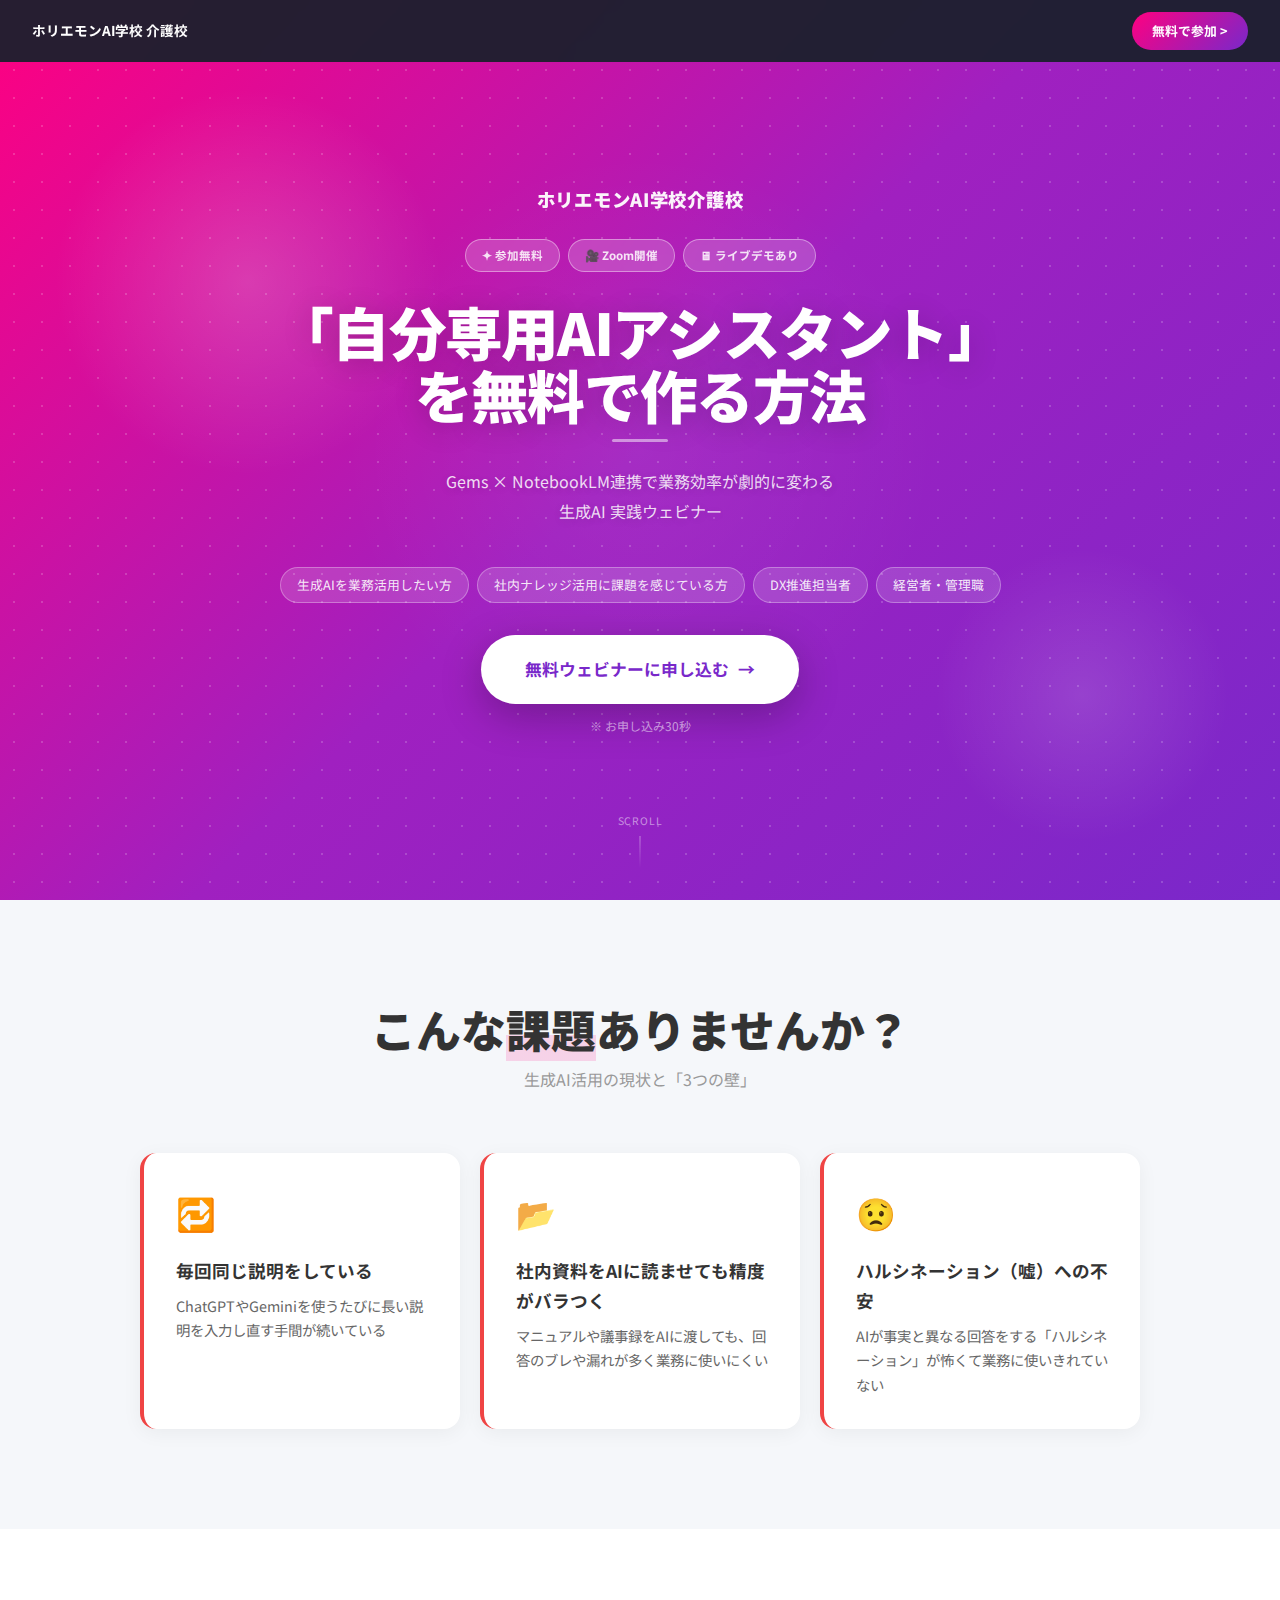
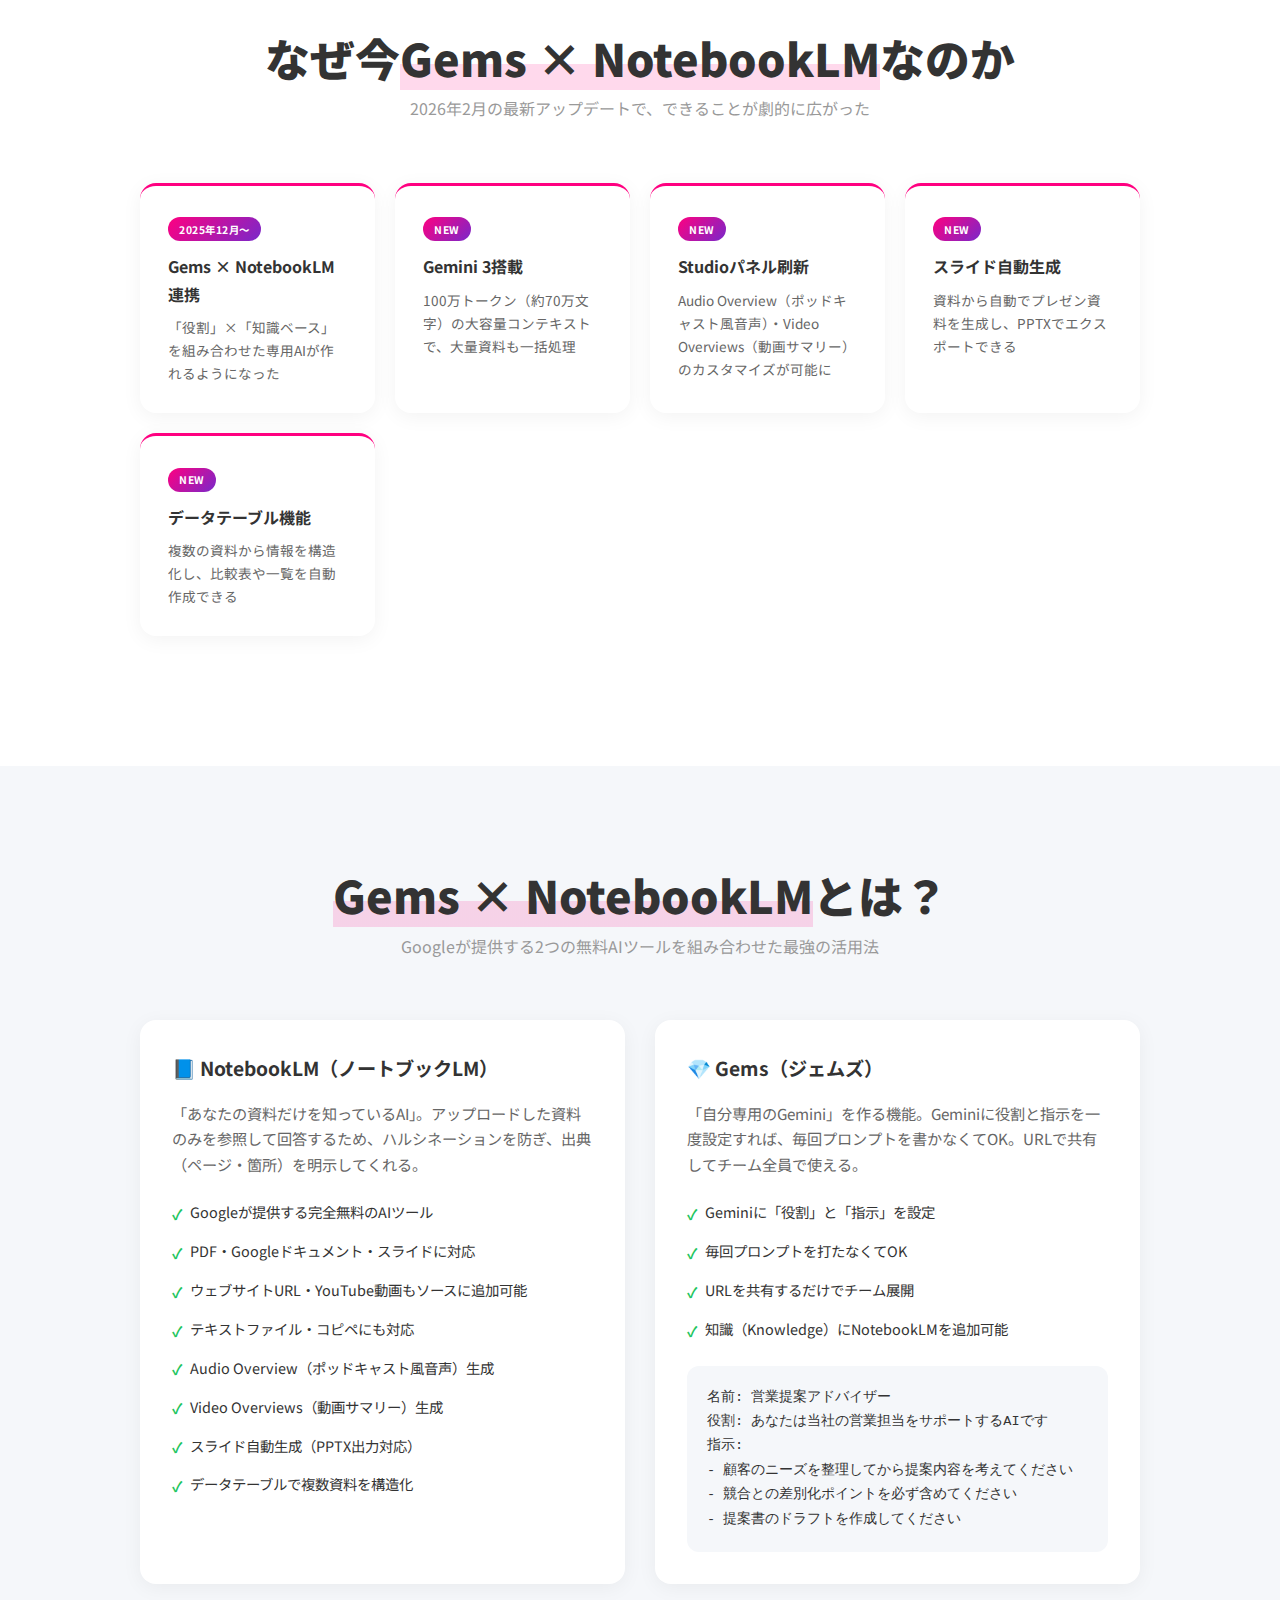
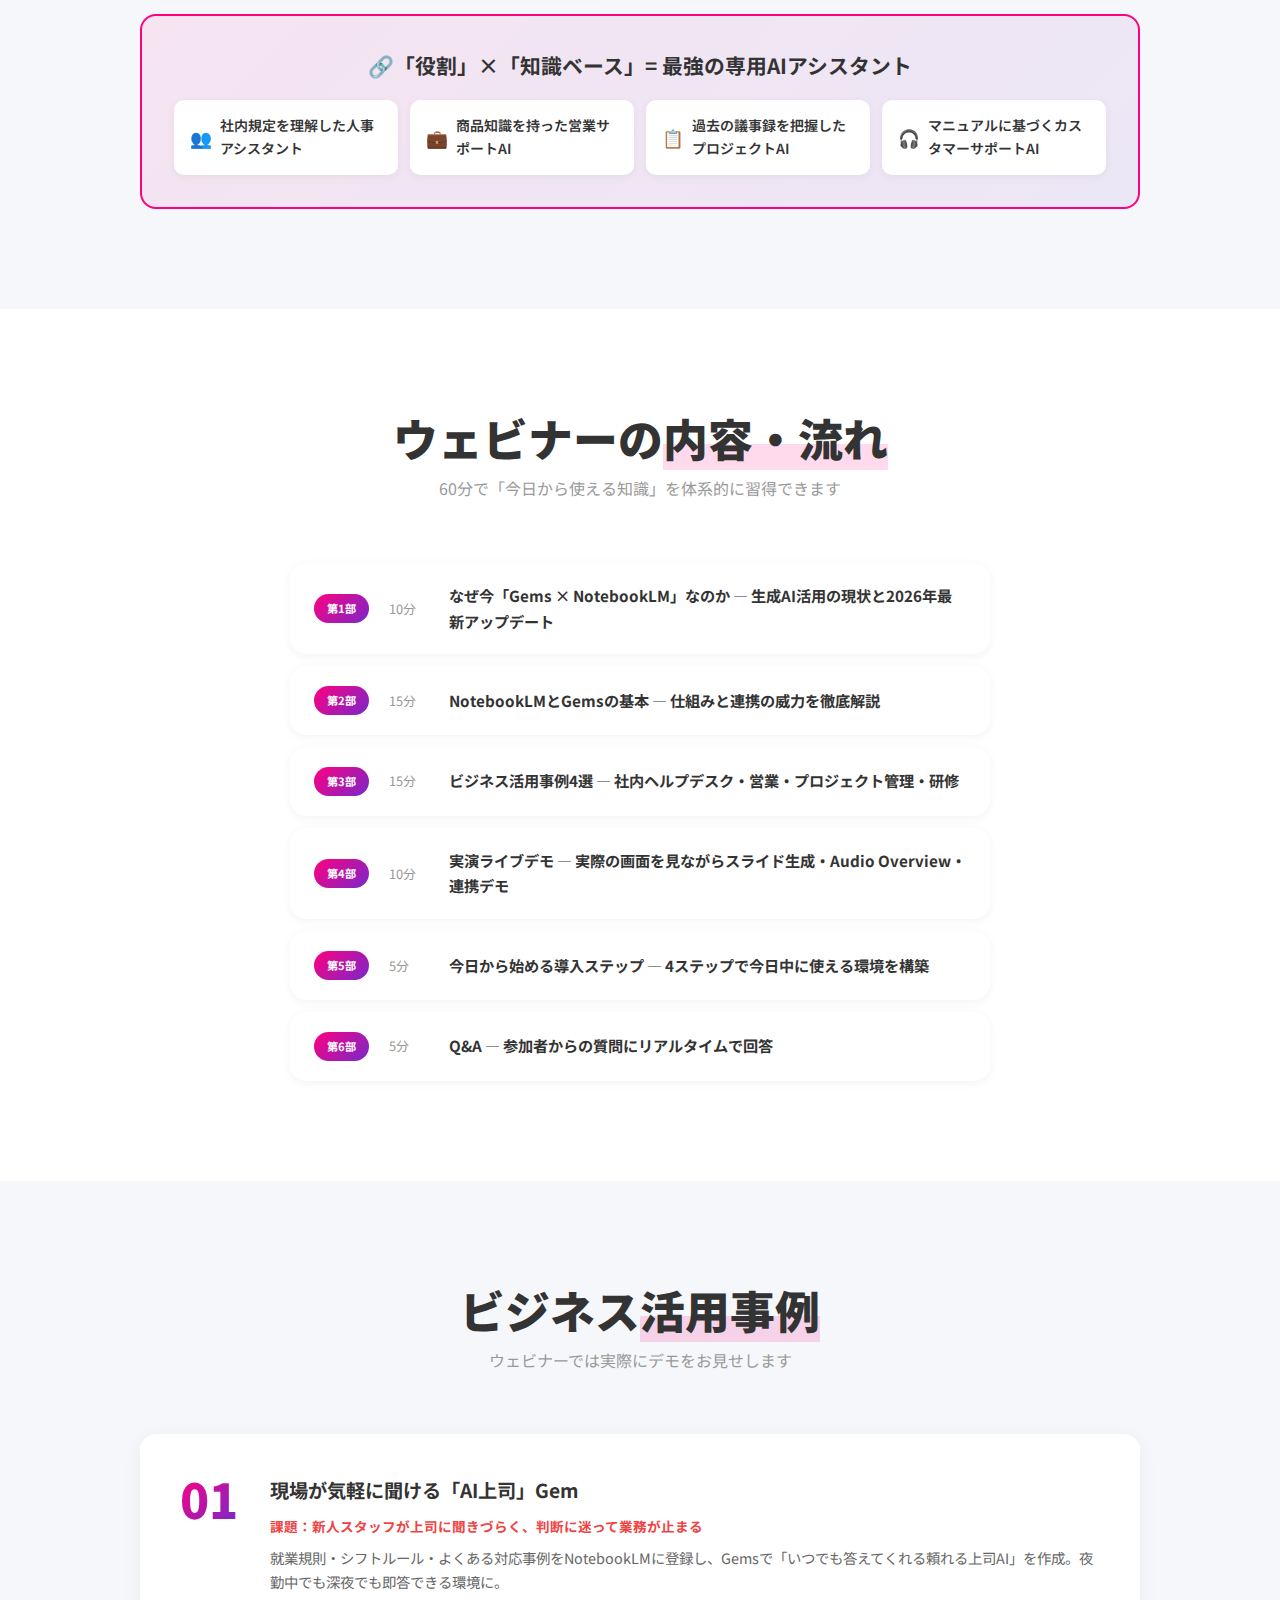
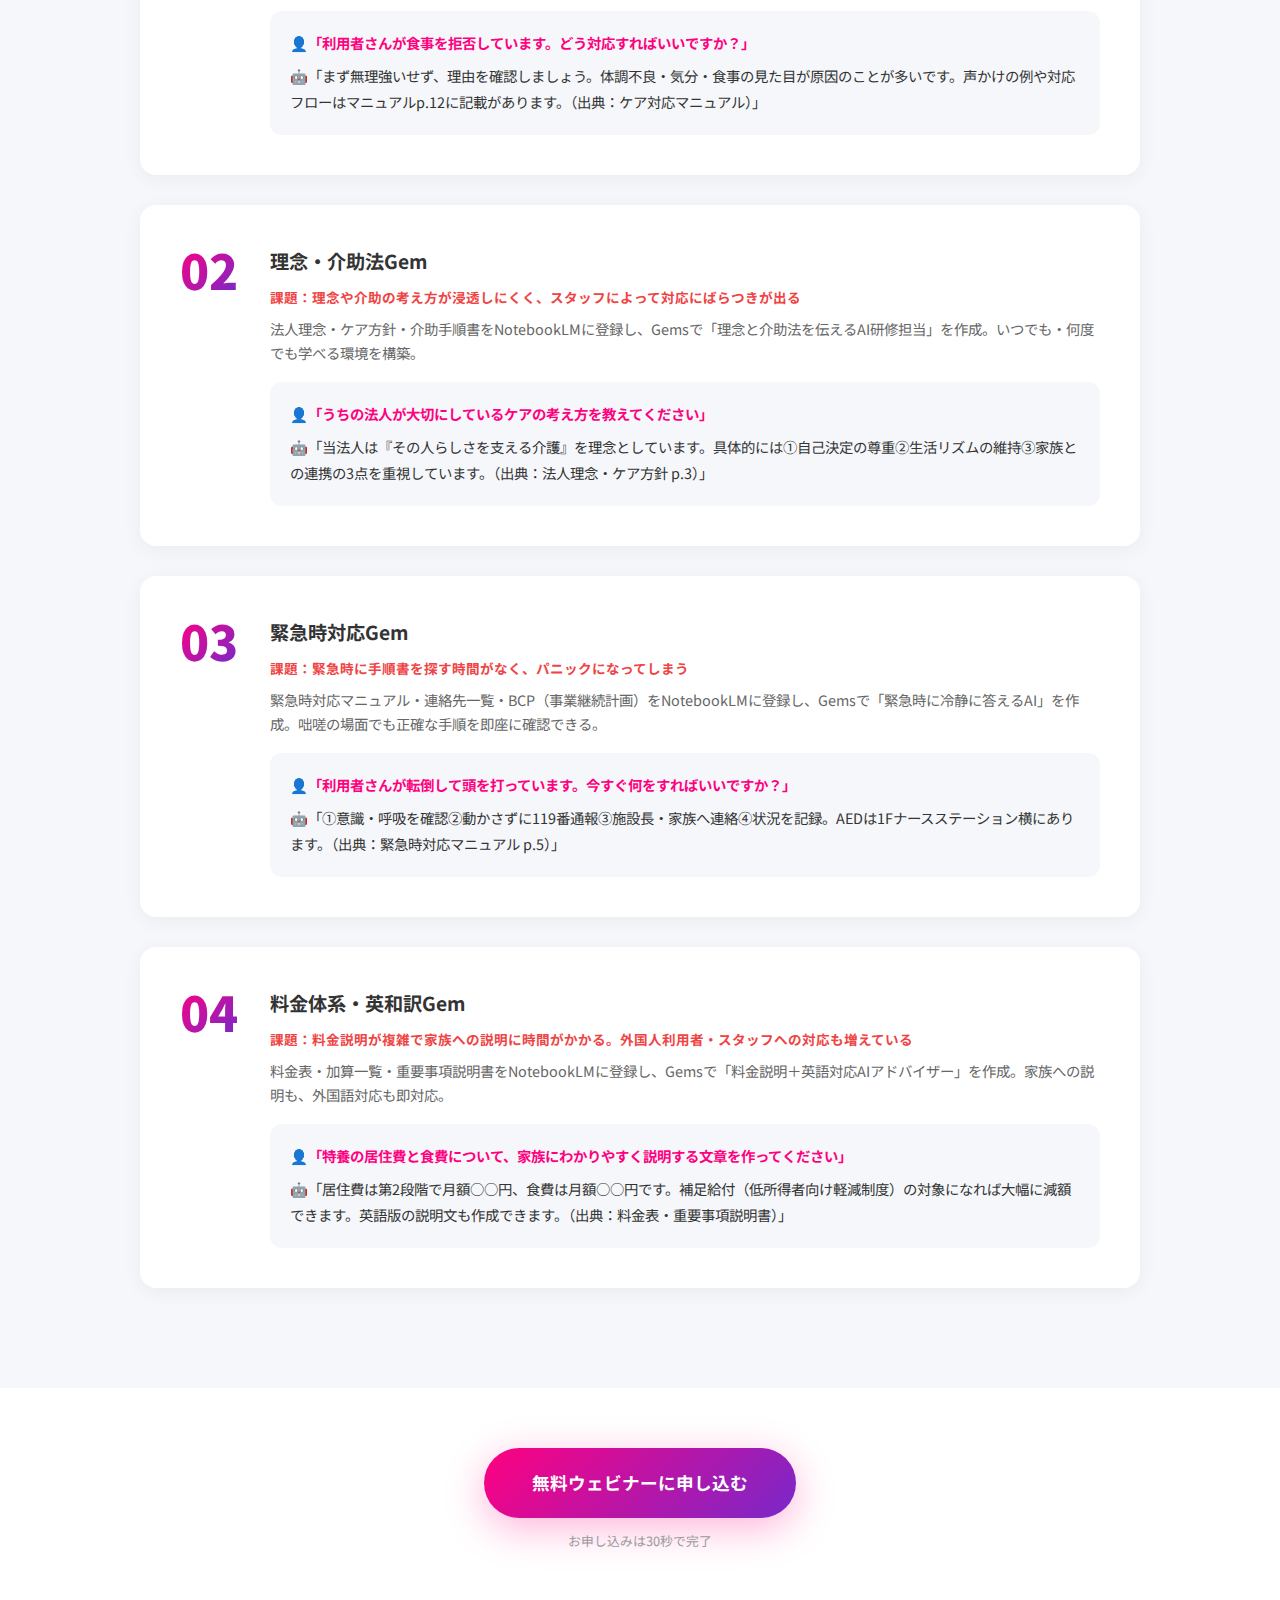
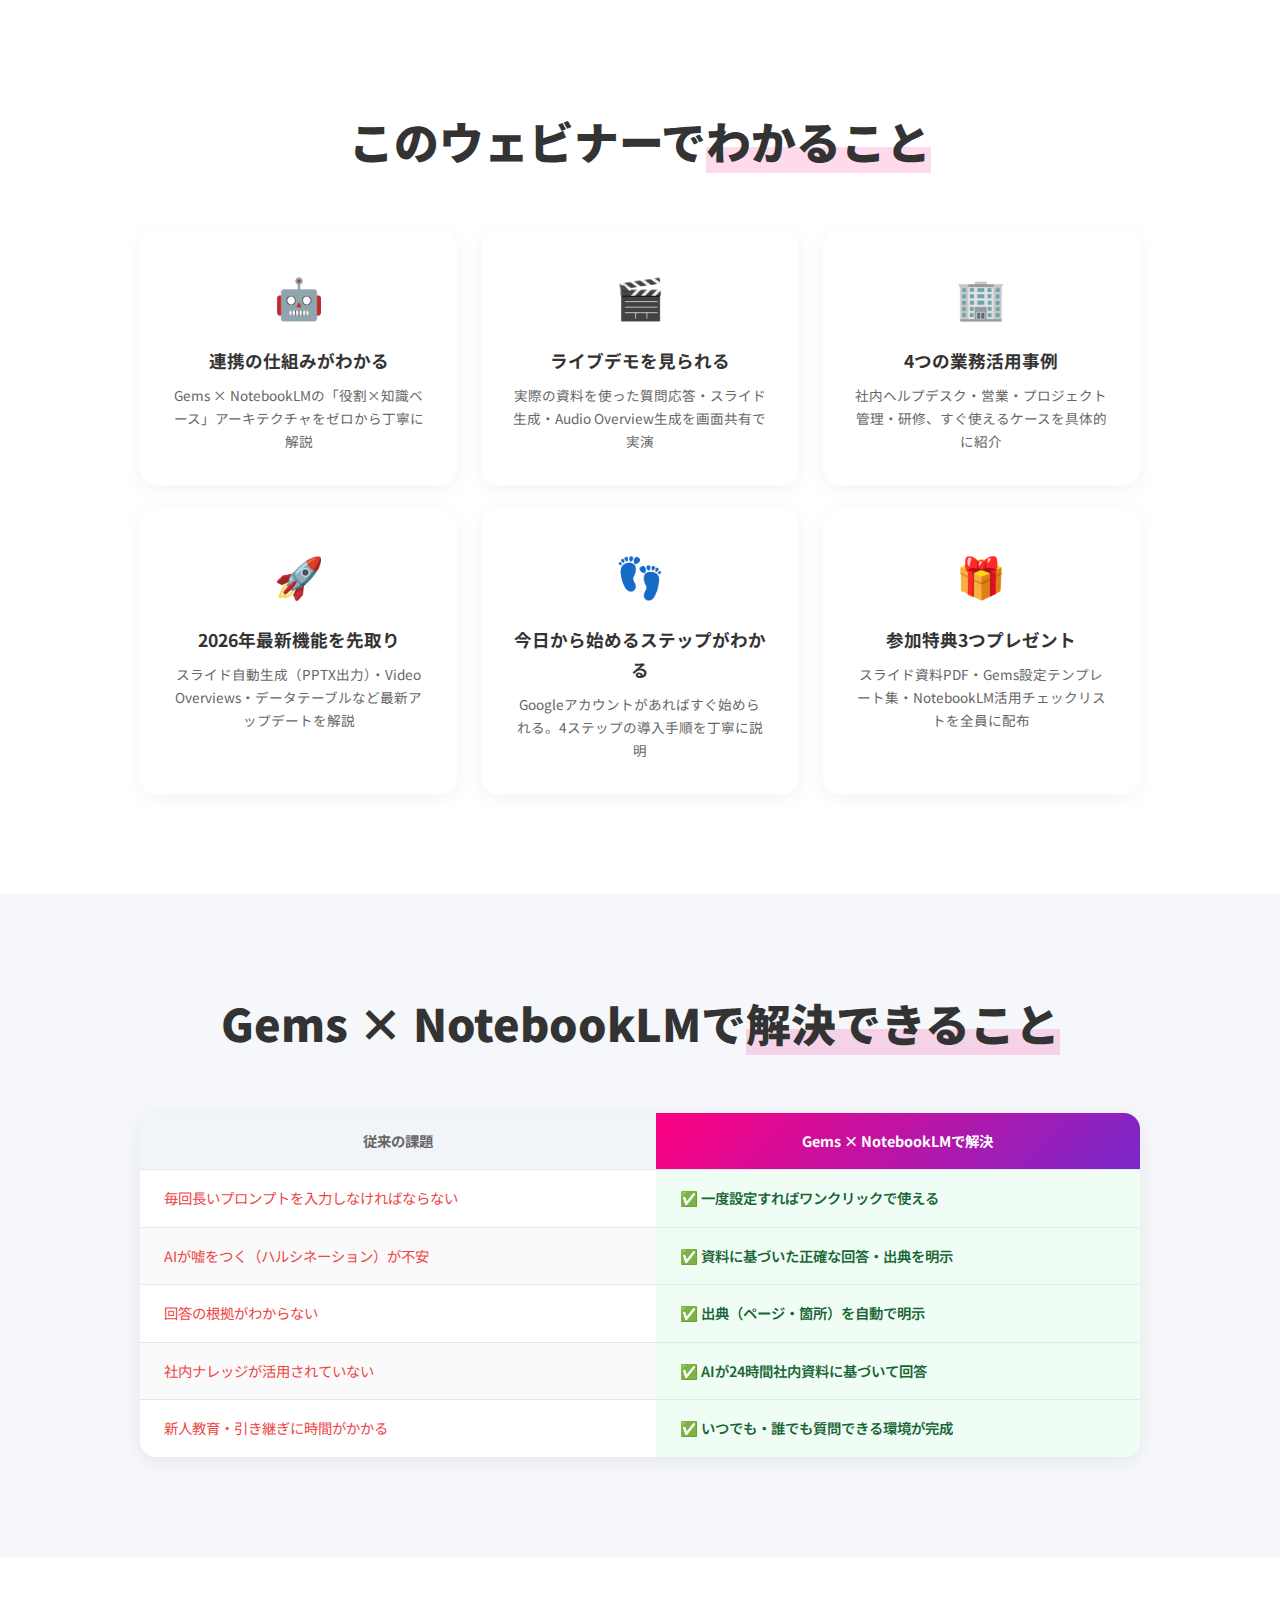
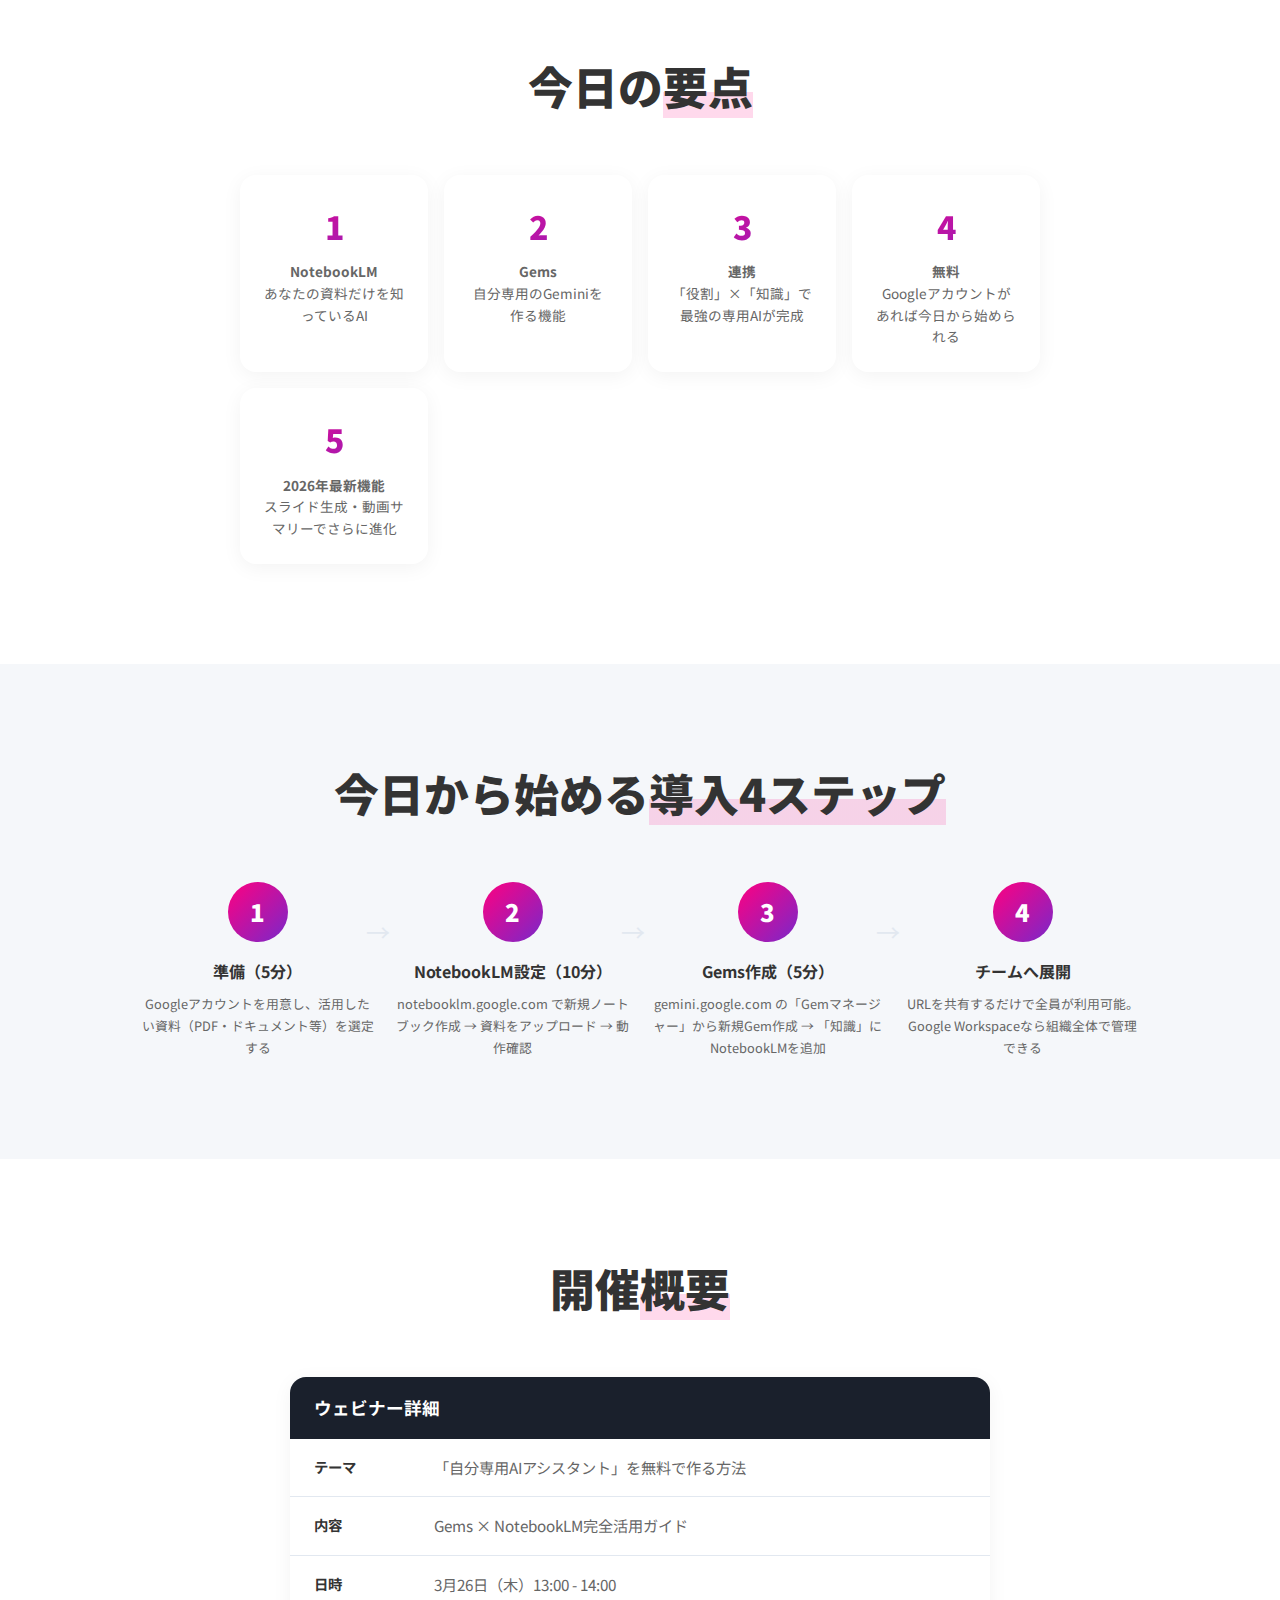
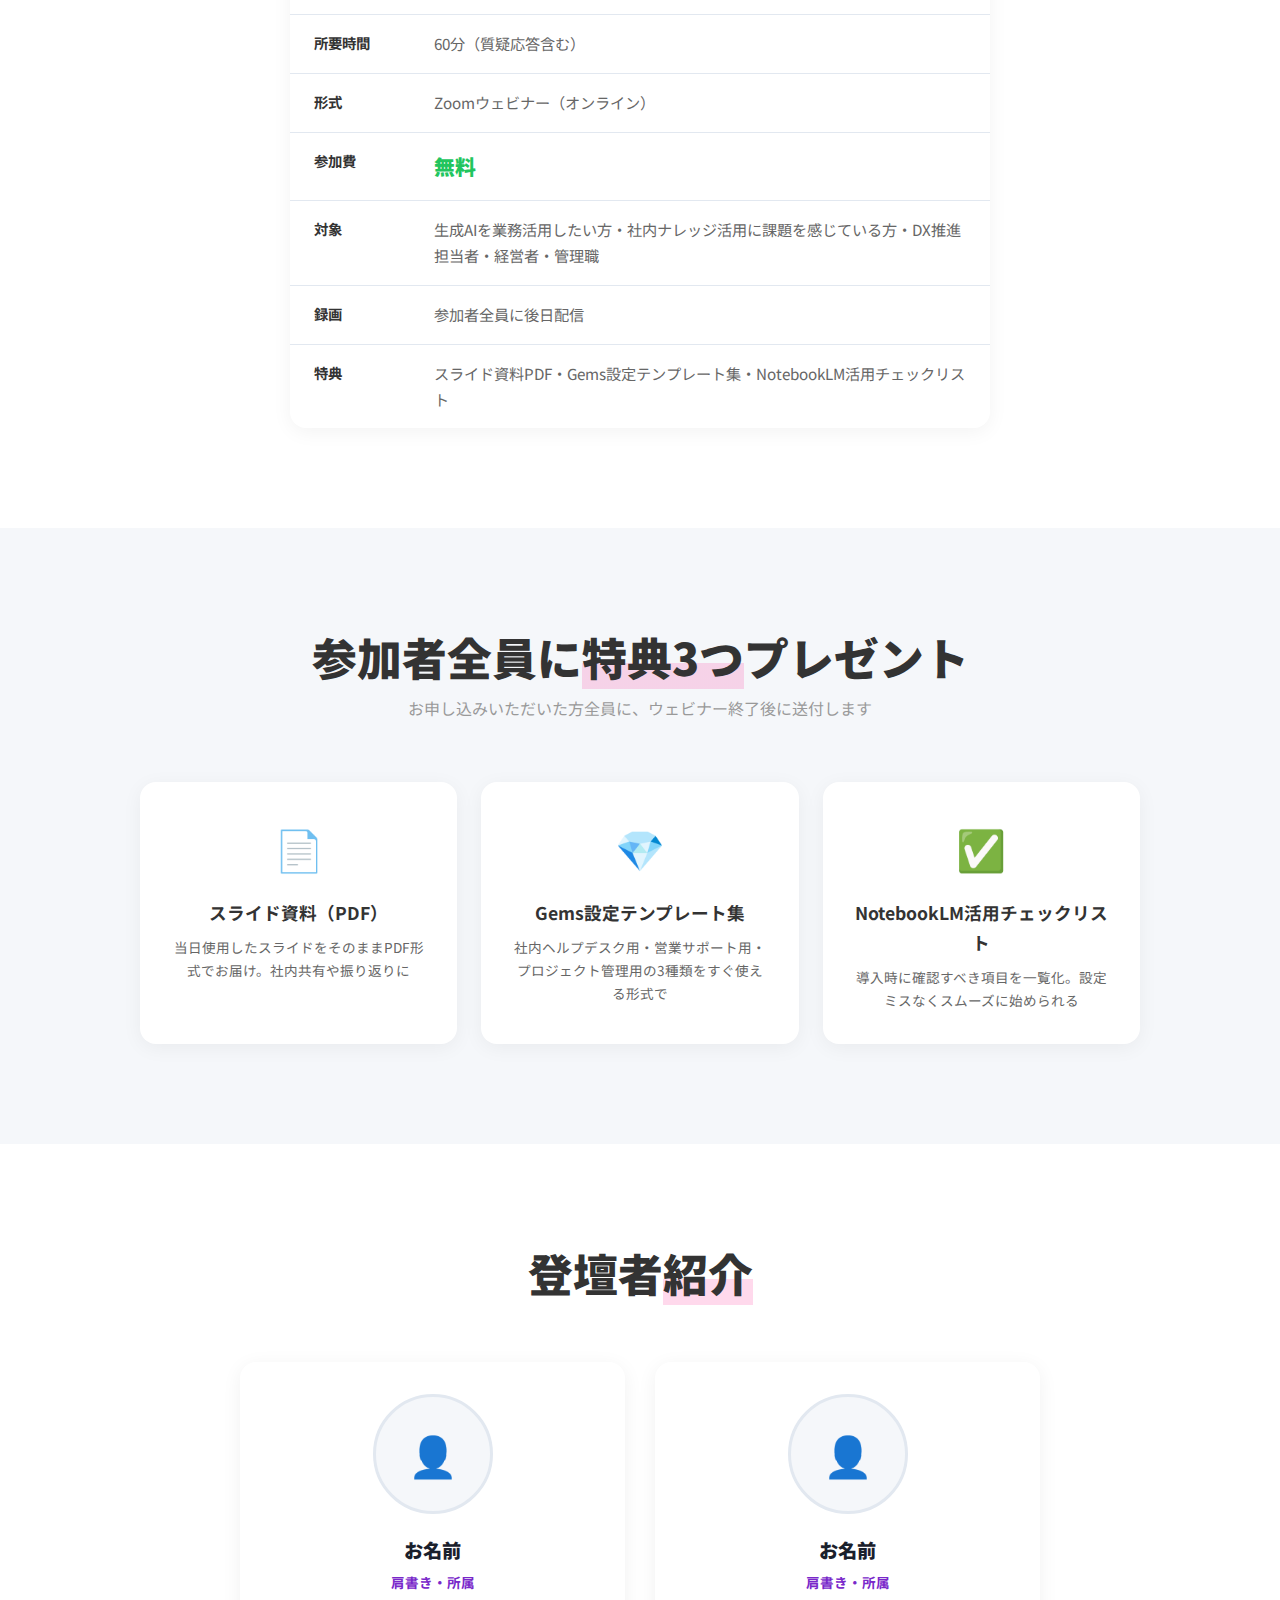
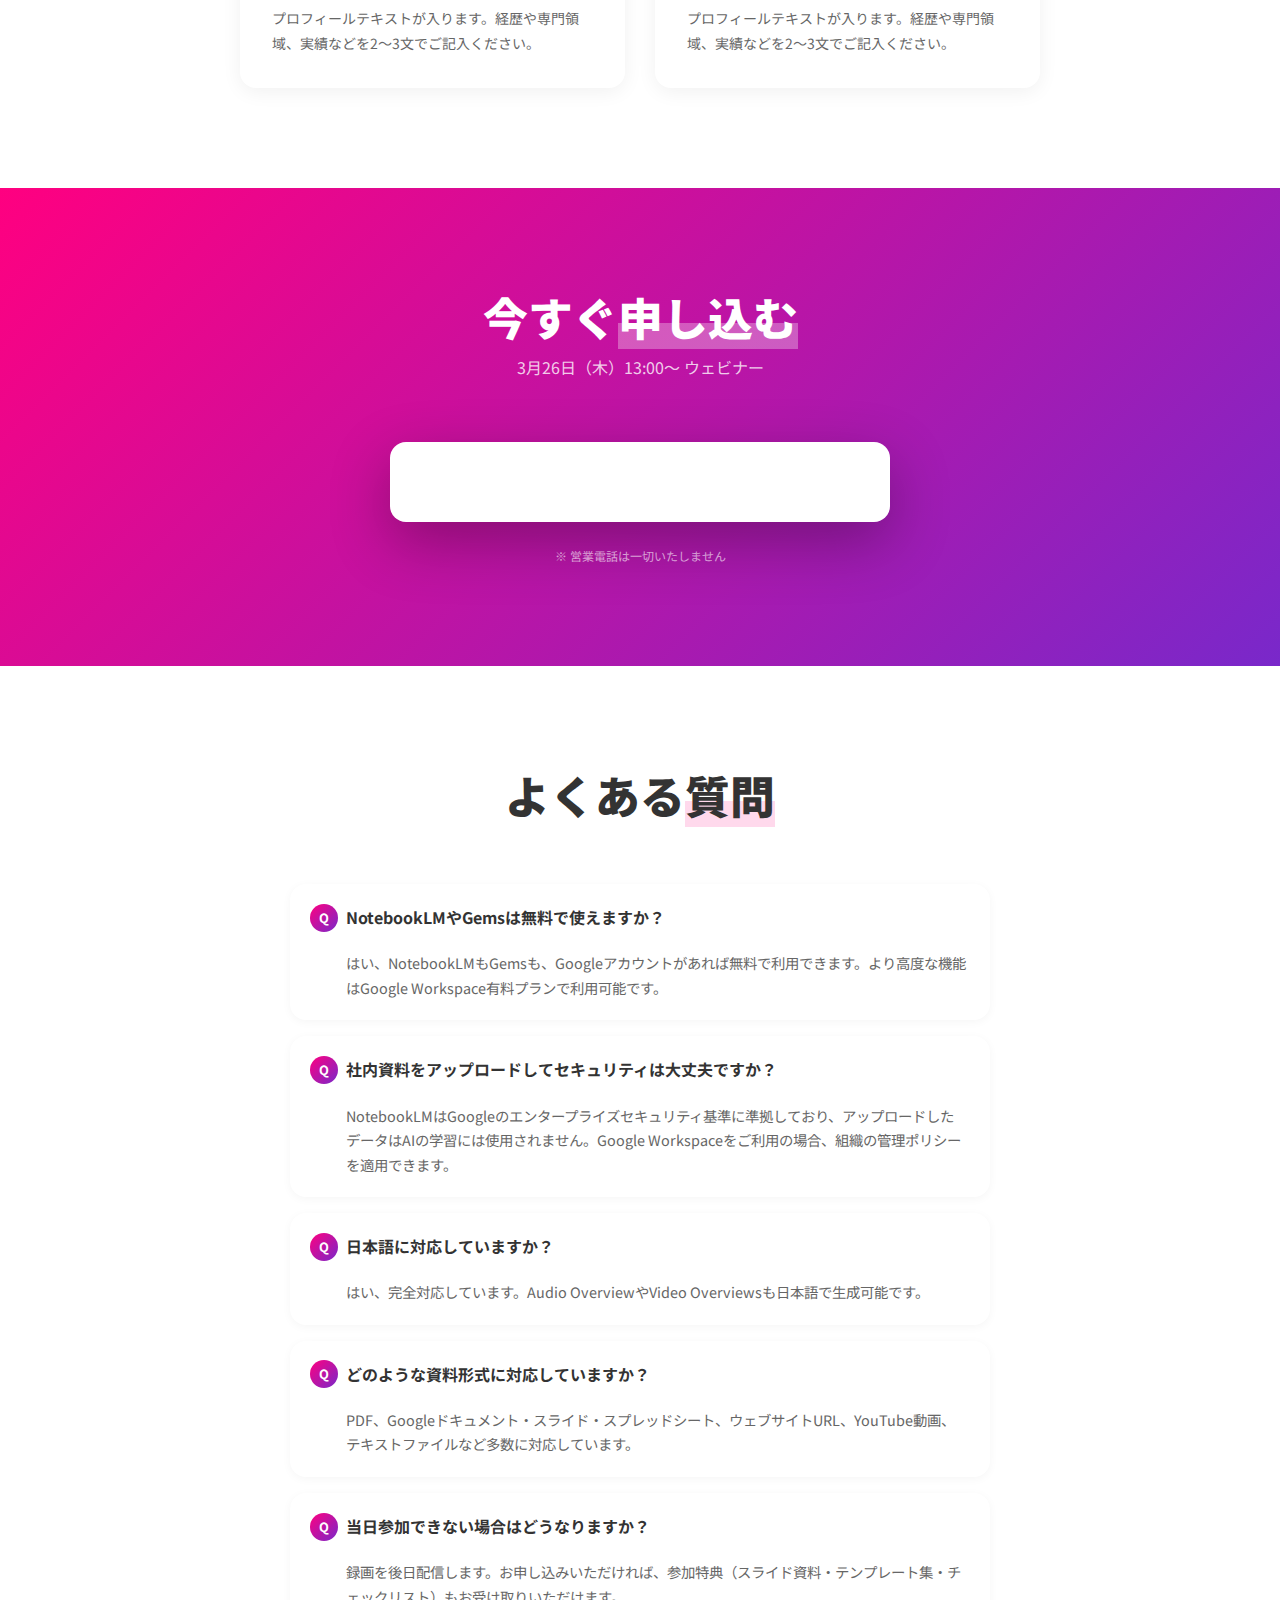
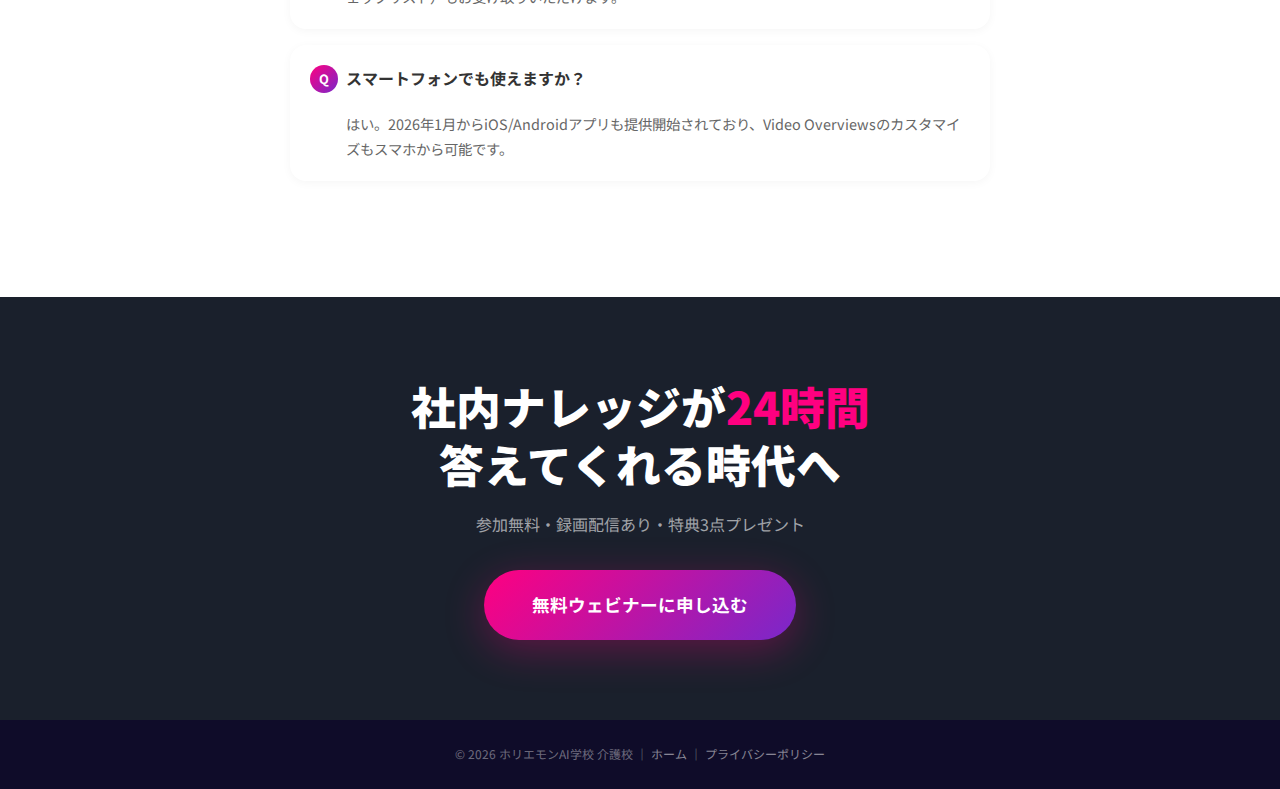
<file: hubspot-templates/webinar-lp-gems-notebooklm-plain.html>
<!DOCTYPE html>
<html lang="ja">
<head>
<meta charset="UTF-8">
<meta name="viewport" content="width=device-width, initial-scale=1.0">
<title>「自分専用AIアシスタント」を無料で作る方法 | Gems × NotebookLM完全活用ガイド</title>
<link rel="preconnect" href="https://fonts.googleapis.com">
<link href="https://fonts.googleapis.com/css2?family=Noto+Sans+JP:wght@400;700;900&display=swap" rel="stylesheet">
<style>
/* ========== Reset & Variables ========== */
*,*::before,*::after{box-sizing:border-box;margin:0;padding:0}
:root{
  --gradient:linear-gradient(135deg,#FF0080,#7928CA);
  --accent:#FF0080;
  --purple:#7928CA;
  --dark:#1a202c;
  --bg-gray:#f5f7fa;
  --text:#333;
  --text-sub:#666;
  --text-muted:#999;
  --border:#e2e8f0;
  --radius:16px;
  --green:#22c55e;
}
html{scroll-behavior:smooth;font-size:16px}
body{font-family:"Noto Sans JP",sans-serif;color:var(--text);background:#fff;line-height:1.7;margin:0}

/* ========== Typography ========== */
.text-huge{font-size:clamp(2.5rem,6vw,4rem);font-weight:900;line-height:1.2;letter-spacing:-.02em}
.text-large{font-size:clamp(1.8rem,4vw,2.8rem);font-weight:900;line-height:1.3}
.text-medium{font-size:clamp(1.2rem,2.5vw,1.6rem);font-weight:700;line-height:1.4}
.text-body{font-size:1rem;line-height:1.8;color:var(--text-sub)}
.text-small{font-size:.875rem;color:var(--text-muted)}
.text-accent{color:var(--accent)}
.highlight{background:linear-gradient(transparent 60%,rgba(255,0,128,.15) 60%)}

/* ========== Header ========== */
.lp-header{background:rgba(26,32,44,.95);padding:.75rem 2rem;display:flex;align-items:center;justify-content:space-between;position:fixed;top:0;left:0;right:0;z-index:100;backdrop-filter:blur(8px)}
.lp-header-logo{color:#fff;font-size:.85rem;font-weight:700;text-decoration:none}
.lp-header-cta{background:var(--gradient);color:#fff;padding:.5rem 1.25rem;border-radius:50px;font-size:.8rem;font-weight:700;text-decoration:none;transition:.2s}
.lp-header-cta:hover{transform:translateY(-2px)}

/* ========== Hero ========== */
.lp-hero{min-height:100vh;display:flex;align-items:center;justify-content:center;padding:120px 20px 100px;background:linear-gradient(135deg,#FF0080 0%,#a020c0 50%,#7928CA 100%);position:relative;overflow:hidden}
.lp-hero::before{content:'';position:absolute;inset:0;background-image:radial-gradient(rgba(255,255,255,.18) 1px,transparent 1px);background-size:28px 28px;z-index:1;pointer-events:none}
.hero-orb1{position:absolute;top:8%;left:3%;width:420px;height:420px;background:radial-gradient(circle,rgba(255,255,255,.18) 0%,transparent 65%);border-radius:50%;animation:floatA 9s ease-in-out infinite;pointer-events:none}
.hero-orb2{position:absolute;bottom:5%;right:3%;width:320px;height:320px;background:radial-gradient(circle,rgba(255,255,255,.13) 0%,transparent 65%);border-radius:50%;animation:floatB 11s ease-in-out infinite;pointer-events:none}
.hero-orb3{position:absolute;top:50%;left:50%;transform:translate(-50%,-50%);width:700px;height:700px;background:radial-gradient(circle,rgba(255,255,255,.06) 0%,transparent 60%);border-radius:50%;pointer-events:none}
@keyframes floatA{0%,100%{transform:translate(0,0) scale(1)}50%{transform:translate(25px,-18px) scale(1.08)}}
@keyframes floatB{0%,100%{transform:translate(0,0) scale(1)}50%{transform:translate(-18px,25px) scale(1.06)}}
.hero-content{position:relative;z-index:2;max-width:960px;text-align:center;color:#fff}
.hero-eyebrow{font-size:1.15rem;font-weight:900;letter-spacing:.04em;color:#fff;margin-bottom:1.5rem;opacity:.95}
.hero-badge{display:inline-flex;gap:.5rem;margin-bottom:1.75rem;flex-wrap:wrap;justify-content:center}
.hero-badge span{background:rgba(255,255,255,.18);border:1px solid rgba(255,255,255,.4);color:rgba(255,255,255,.85);padding:.35rem 1rem;border-radius:50px;font-size:.72rem;font-weight:700;backdrop-filter:blur(6px)}
.hero-title{margin-bottom:.75rem;text-shadow:0 4px 30px rgba(0,0,0,.2);font-size:clamp(1.5rem,4.5vw,3.8rem) !important;font-weight:900;line-height:1.1;letter-spacing:-.03em}
.hero-divider{width:56px;height:3px;background:rgba(255,255,255,.5);margin:.25rem auto 1.5rem;border-radius:2px}
.hero-sub{font-size:1rem;color:rgba(255,255,255,.85);margin-bottom:2.5rem;line-height:1.9;text-shadow:0 2px 10px rgba(0,0,0,.12)}
.hero-target{display:flex;flex-wrap:wrap;justify-content:center;gap:.5rem;margin-bottom:2rem}
.hero-target span{background:rgba(255,255,255,.15);border:1px solid rgba(255,255,255,.3);color:rgba(255,255,255,.9);padding:.4rem 1rem;border-radius:50px;font-size:.8rem}
.hero-cta{display:flex;flex-direction:column;align-items:center;gap:.75rem}
.hero-cta .cta-btn{display:inline-flex;align-items:center;gap:.6rem;background:#fff;color:var(--purple);padding:1.25rem 2.75rem;border-radius:50px;font-size:1.05rem;font-weight:700;text-decoration:none;transition:.3s;box-shadow:0 12px 40px rgba(0,0,0,.25)}
.hero-cta .cta-btn::after{content:'→';font-size:1.05rem;transition:.3s}
.hero-cta .cta-btn:hover{transform:translateY(-4px);box-shadow:0 22px 55px rgba(0,0,0,.3)}
.hero-cta .cta-btn:hover::after{transform:translateX(4px)}
.hero-note{font-size:.75rem;color:rgba(255,255,255,.55)}
.hero-scroll{position:absolute;bottom:2rem;left:50%;transform:translateX(-50%);display:flex;flex-direction:column;align-items:center;gap:.4rem;color:rgba(255,255,255,.5);font-size:.65rem;letter-spacing:.08em;animation:scrollBounce 2.2s ease-in-out infinite;z-index:2;text-decoration:none}
.hero-scroll::after{content:'';display:block;width:1px;height:32px;background:linear-gradient(to bottom,rgba(255,255,255,.45),transparent)}
@keyframes scrollBounce{0%,100%{transform:translateX(-50%) translateY(0)}50%{transform:translateX(-50%) translateY(7px)}}

/* ========== Section ========== */
.section{padding:100px 20px}
.section-inner{max-width:1000px;margin:0 auto}
.section-header{text-align:center;margin-bottom:60px}
.section-title{margin-bottom:.5rem}
.section-lead{font-size:1rem;color:var(--text-muted)}
.bg-gray{background:var(--bg-gray)}
.bg-dark{background:var(--dark);color:#fff}
.bg-gradient{background:var(--gradient)}

/* ========== Problem ========== */
.problem-grid{display:grid;grid-template-columns:repeat(auto-fit,minmax(280px,1fr));gap:20px}
.problem-card{background:#fff;border-radius:var(--radius);padding:2rem;box-shadow:0 4px 20px rgba(0,0,0,.05);border-left:4px solid #ef4444;transition:.2s}
.problem-card:hover{transform:translateY(-4px);box-shadow:0 8px 30px rgba(0,0,0,.1)}
.problem-icon{font-size:2rem;margin-bottom:1rem}
.problem-card h3{font-size:1.1rem;font-weight:700;margin-bottom:.5rem}
.problem-card p{font-size:.9rem;color:var(--text-sub);margin:0}

/* ========== Update ========== */
.update-grid{display:grid;grid-template-columns:repeat(auto-fit,minmax(220px,1fr));gap:20px;margin-bottom:30px}
.update-card{background:#fff;border-radius:var(--radius);padding:1.75rem;box-shadow:0 4px 20px rgba(0,0,0,.05);border-top:3px solid var(--accent);transition:.2s}
.update-card:hover{transform:translateY(-3px);box-shadow:0 8px 30px rgba(0,0,0,.1)}
.update-label{display:inline-block;background:var(--gradient);color:#fff;font-size:.65rem;font-weight:700;padding:.2rem .7rem;border-radius:50px;margin-bottom:.75rem;letter-spacing:.05em}
.update-card h3{font-size:1rem;font-weight:700;margin-bottom:.5rem}
.update-card p{font-size:.85rem;color:var(--text-sub);margin:0}

/* ========== What is ========== */
.whatis-container{display:grid;grid-template-columns:1fr 1fr;gap:30px;align-items:stretch}
.whatis-card{background:#fff;border-radius:var(--radius);padding:2rem;box-shadow:0 4px 20px rgba(0,0,0,.05)}
.whatis-card h3{font-size:1.2rem;font-weight:700;margin-bottom:1rem}
.whatis-card p{font-size:.95rem;color:var(--text-sub);margin-bottom:1rem}
.whatis-card ul{list-style:none;padding:0}
.whatis-card ul li{padding:.4rem 0;font-size:.9rem;display:flex;align-items:flex-start;gap:.5rem}
.whatis-card ul li::before{content:'✓';color:var(--green);font-weight:700;flex-shrink:0;margin-top:.1rem}
.gems-example{background:var(--bg-gray);border-radius:12px;padding:1.25rem;font-size:.85rem;margin-top:1rem;font-family:monospace;line-height:1.8;white-space:pre-wrap}
.synergy-box{background:linear-gradient(135deg,rgba(255,0,128,.08),rgba(121,40,202,.08));border:2px solid var(--accent);border-radius:var(--radius);padding:2rem;margin-top:30px}
.synergy-box h3{font-size:1.3rem;font-weight:700;margin-bottom:1rem;text-align:center}
.synergy-list{display:grid;grid-template-columns:repeat(auto-fit,minmax(200px,1fr));gap:12px}
.synergy-item{background:#fff;border-radius:10px;padding:.875rem 1rem;font-size:.875rem;font-weight:600;display:flex;align-items:center;gap:.5rem;box-shadow:0 2px 8px rgba(0,0,0,.05)}
.synergy-item span{font-size:1.1rem}

/* ========== Agenda ========== */
.agenda-list{max-width:700px;margin:0 auto;display:grid;gap:12px}
.agenda-item{background:#fff;border-radius:var(--radius);padding:1.25rem 1.5rem;box-shadow:0 2px 10px rgba(0,0,0,.05);display:flex;align-items:center;gap:1.25rem}
.agenda-part{background:var(--gradient);color:#fff;border-radius:50px;font-size:.7rem;font-weight:700;padding:.3rem .8rem;white-space:nowrap;flex-shrink:0}
.agenda-time{font-size:.8rem;color:var(--text-muted);flex-shrink:0;min-width:40px}
.agenda-text{font-size:.95rem;font-weight:700;flex:1}

/* ========== Use Cases ========== */
.usecase-grid{display:grid;gap:30px}
.usecase-card{background:#fff;border-radius:var(--radius);padding:2.5rem;box-shadow:0 4px 20px rgba(0,0,0,.05);display:grid;grid-template-columns:auto 1fr;gap:2rem;align-items:start}
.usecase-num{font-size:3rem;font-weight:900;background:var(--gradient);-webkit-background-clip:text;-webkit-text-fill-color:transparent;background-clip:text;line-height:1}
.usecase-content h3{font-size:1.2rem;font-weight:700;margin-bottom:.5rem}
.usecase-content .usecase-challenge{font-size:.85rem;color:#ef4444;font-weight:700;margin-bottom:.5rem}
.usecase-content .usecase-solution{font-size:.9rem;color:var(--text-sub);margin-bottom:1rem}
.usecase-demo{background:var(--bg-gray);border-radius:12px;padding:1.25rem;font-size:.9rem}
.usecase-demo .demo-q{color:var(--accent);font-weight:700;margin-bottom:.5rem}
.usecase-demo .demo-a{color:var(--text);line-height:1.8}

/* ========== Benefits ========== */
.benefit-grid{display:grid;grid-template-columns:repeat(3,1fr);gap:24px}
.benefit-card{background:#fff;border-radius:var(--radius);padding:2rem;text-align:center;box-shadow:0 4px 20px rgba(0,0,0,.05);transition:.2s}
.benefit-card:hover{transform:translateY(-4px);box-shadow:0 8px 30px rgba(0,0,0,.1)}
.benefit-icon{font-size:2.5rem;margin-bottom:1rem}
.benefit-card h3{font-size:1.1rem;font-weight:700;margin-bottom:.5rem}
.benefit-card p{font-size:.85rem;color:var(--text-sub);margin:0}

/* ========== Comparison Table ========== */
.comparison-table{width:100%;border-collapse:collapse;border-radius:var(--radius);overflow:hidden;box-shadow:0 4px 20px rgba(0,0,0,.07)}
.comparison-table th{padding:1rem 1.5rem;font-size:.9rem;font-weight:700}
.comparison-table th:first-child{background:#f1f5f9;color:var(--text-sub)}
.comparison-table th:last-child{background:var(--gradient);color:#fff}
.comparison-table td{padding:1rem 1.5rem;font-size:.9rem;border-top:1px solid var(--border)}
.comparison-table td:first-child{background:#fff;color:#ef4444}
.comparison-table td:last-child{background:#f0fdf4;color:#166534;font-weight:600}
.comparison-table tr:nth-child(even) td:first-child{background:#fafafa}

/* ========== Summary Points ========== */
.summary-grid{display:grid;grid-template-columns:repeat(auto-fit,minmax(180px,1fr));gap:16px;max-width:800px;margin:0 auto}
.summary-card{background:#fff;border-radius:var(--radius);padding:1.5rem;text-align:center;box-shadow:0 4px 20px rgba(0,0,0,.05)}
.summary-num{font-size:2rem;font-weight:900;background:var(--gradient);-webkit-background-clip:text;-webkit-text-fill-color:transparent;background-clip:text;margin-bottom:.5rem}
.summary-card p{font-size:.85rem;color:var(--text-sub);margin:0;line-height:1.6}

/* ========== Steps ========== */
.steps-container{display:grid;grid-template-columns:repeat(4,1fr);gap:20px}
.step-card{text-align:center;position:relative}
.step-card::after{content:'→';position:absolute;right:-15px;top:30px;font-size:1.5rem;color:var(--border)}
.step-card:last-child::after{display:none}
.step-num{width:60px;height:60px;background:var(--gradient);color:#fff;border-radius:50%;display:flex;align-items:center;justify-content:center;font-size:1.5rem;font-weight:900;margin:0 auto 1rem}
.step-card h3{font-size:1rem;font-weight:700;margin-bottom:.5rem}
.step-card p{font-size:.8rem;color:var(--text-sub)}

/* ========== Event Details ========== */
.details-box{background:#fff;border-radius:var(--radius);overflow:hidden;box-shadow:0 4px 20px rgba(0,0,0,.05);max-width:700px;margin:0 auto}
.details-header{background:var(--dark);color:#fff;padding:1rem 1.5rem;font-weight:700;font-size:1.1rem}
.details-row{display:flex;padding:1rem 1.5rem;border-bottom:1px solid var(--border)}
.details-row:last-child{border-bottom:none}
.details-label{width:120px;font-weight:700;flex-shrink:0;font-size:.9rem}
.details-value{flex:1;font-size:.95rem;color:var(--text-sub)}
.details-value .price{color:var(--green);font-weight:900;font-size:1.3rem}

/* ========== Form ========== */
.form-section{background:var(--gradient);padding:100px 20px;text-align:center;position:relative}
.form-section .section-title{color:#fff}
.form-section .section-lead{color:rgba(255,255,255,.8)}
.form-wrapper{max-width:500px;margin:0 auto;background:#fff;border-radius:var(--radius);padding:2.5rem;box-shadow:0 20px 60px rgba(0,0,0,.3)}
.form-note{color:rgba(255,255,255,.6);font-size:.75rem;margin-top:1.5rem}

/* ========== FAQ ========== */
.faq-list{max-width:700px;margin:0 auto}
.faq-item{margin-bottom:1rem;background:#fff;border-radius:var(--radius);overflow:hidden;box-shadow:0 2px 10px rgba(0,0,0,.04)}
.faq-q{padding:1.25rem 1.5rem;font-weight:700;font-size:1rem;position:relative;padding-left:3.5rem}
.faq-q::before{content:'Q';position:absolute;left:1.25rem;top:50%;transform:translateY(-50%);width:28px;height:28px;background:var(--gradient);color:#fff;border-radius:50%;display:flex;align-items:center;justify-content:center;font-size:.8rem;font-weight:700}
.faq-a{padding:0 1.5rem 1.25rem 3.5rem;font-size:.9rem;color:var(--text-sub)}

/* ========== CTA Block ========== */
.cta-block{text-align:center;padding:60px 20px}
.cta-btn-large{display:inline-block;background:var(--gradient);color:#fff;padding:1.25rem 3rem;border-radius:50px;font-size:1.1rem;font-weight:700;text-decoration:none;transition:.3s;box-shadow:0 10px 40px rgba(255,0,128,.3)}
.cta-btn-large:hover{transform:translateY(-4px);box-shadow:0 15px 50px rgba(255,0,128,.4)}
.cta-note{display:block;margin-top:.75rem;font-size:.8rem;color:var(--text-muted)}

/* ========== Speaker ========== */
.speaker-grid{display:grid;grid-template-columns:repeat(auto-fit,minmax(280px,1fr));gap:30px;max-width:800px;margin:0 auto}
.speaker-card{background:#fff;border-radius:var(--radius);padding:2rem;box-shadow:0 4px 20px rgba(0,0,0,.06);display:flex;flex-direction:column;align-items:center;text-align:center}
.speaker-photo{width:120px;height:120px;border-radius:50%;background:var(--bg-gray);border:3px solid var(--border);margin-bottom:1.25rem;display:flex;align-items:center;justify-content:center;font-size:2.5rem;color:var(--text-muted);overflow:hidden}
.speaker-photo img{width:100%;height:100%;object-fit:cover}
.speaker-name{font-size:1.2rem;font-weight:900;color:var(--dark);margin-bottom:.25rem}
.speaker-title{font-size:.85rem;color:var(--purple);font-weight:700;margin-bottom:.75rem}
.speaker-bio{font-size:.875rem;color:var(--text-sub);line-height:1.8;text-align:left}

/* ========== Footer CTA ========== */
.footer-cta{background:var(--dark);color:#fff;padding:80px 20px;text-align:center}
.footer-cta .text-large{margin-bottom:1rem}
.footer-cta .text-body{color:rgba(255,255,255,.6);margin-bottom:2rem}

/* ========== Footer ========== */
.lp-footer{background:#0f0c29;color:rgba(255,255,255,.4);padding:1.5rem;text-align:center;font-size:.75rem}
.lp-footer a{color:rgba(255,255,255,.5);text-decoration:none}
.lp-footer a:hover{color:#fff}

/* ========== Responsive ========== */
@media(max-width:768px){
  .section{padding:60px 15px}
  .hero-content{padding:0 10px}
  .whatis-container{grid-template-columns:1fr}
  .benefit-grid{grid-template-columns:1fr}
  .steps-container{grid-template-columns:1fr;gap:30px}
  .step-card::after{display:none}
  .usecase-card{grid-template-columns:1fr;text-align:center}
  .details-row{flex-direction:column;gap:.3rem}
  .details-label{width:auto}
  .lp-header{padding:.6rem 1rem}
  .comparison-table th,.comparison-table td{padding:.75rem 1rem;font-size:.8rem}
  .summary-grid{grid-template-columns:repeat(2,1fr)}
}
</style>
</head>
<body>

<!-- ========== ヘッダー ========== -->
<header class="lp-header">
  <a href="https://fc.horiemon.ai/kaigo" class="lp-header-logo">ホリエモンAI学校 介護校</a>
  <a href="#form" class="lp-header-cta">無料で参加 &gt;</a>
</header>

<!-- ========== ヒーロー ========== -->
<section class="lp-hero">
  <div class="hero-orb1"></div>
  <div class="hero-orb2"></div>
  <div class="hero-orb3"></div>
  <div class="hero-content">
    <p class="hero-eyebrow">ホリエモンAI学校介護校</p>
    <div class="hero-badge">
      <span>✦ 参加無料</span>
      <span>🎥 Zoom開催</span>
      <span>🖥 ライブデモあり</span>
    </div>
    <h1 class="text-huge hero-title">「自分専用AIアシスタント」<br>を無料で作る方法</h1>
    <div class="hero-divider"></div>
    <p class="hero-sub">Gems × NotebookLM連携で業務効率が劇的に変わる<br>生成AI 実践ウェビナー</p>
    <div class="hero-target">
      <span>生成AIを業務活用したい方</span>
      <span>社内ナレッジ活用に課題を感じている方</span>
      <span>DX推進担当者</span>
      <span>経営者・管理職</span>
    </div>
    <div class="hero-cta">
      <a href="#form" class="cta-btn">無料ウェビナーに申し込む</a>
      <p class="hero-note">※ お申し込み30秒</p>
    </div>
  </div>
  <a href="#about" class="hero-scroll">SCROLL</a>
</section>

<!-- ========== 問題提起 ========== -->
<section class="section bg-gray" id="about">
  <div class="section-inner">
    <div class="section-header">
      <h2 class="text-large section-title">こんな<span class="highlight">課題</span>ありませんか？</h2>
      <p class="section-lead">生成AI活用の現状と「3つの壁」</p>
    </div>
    <div class="problem-grid">
      <div class="problem-card">
        <div class="problem-icon">🔁</div>
        <h3>毎回同じ説明をしている</h3>
        <p>ChatGPTやGeminiを使うたびに長い説明を入力し直す手間が続いている</p>
      </div>
      <div class="problem-card">
        <div class="problem-icon">📂</div>
        <h3>社内資料をAIに読ませても精度がバラつく</h3>
        <p>マニュアルや議事録をAIに渡しても、回答のブレや漏れが多く業務に使いにくい</p>
      </div>
      <div class="problem-card">
        <div class="problem-icon">😟</div>
        <h3>ハルシネーション（嘘）への不安</h3>
        <p>AIが事実と異なる回答をする「ハルシネーション」が怖くて業務に使いきれていない</p>
      </div>
    </div>
  </div>
</section>

<!-- ========== 2026年最新アップデート ========== -->
<section class="section">
  <div class="section-inner">
    <div class="section-header">
      <h2 class="text-large section-title">なぜ今<span class="highlight">Gems × NotebookLM</span>なのか</h2>
      <p class="section-lead">2026年2月の最新アップデートで、できることが劇的に広がった</p>
    </div>
    <div class="update-grid">
      <div class="update-card">
        <div class="update-label">2025年12月〜</div>
        <h3>Gems × NotebookLM連携</h3>
        <p>「役割」×「知識ベース」を組み合わせた専用AIが作れるようになった</p>
      </div>
      <div class="update-card">
        <div class="update-label">NEW</div>
        <h3>Gemini 3搭載</h3>
        <p>100万トークン（約70万文字）の大容量コンテキストで、大量資料も一括処理</p>
      </div>
      <div class="update-card">
        <div class="update-label">NEW</div>
        <h3>Studioパネル刷新</h3>
        <p>Audio Overview（ポッドキャスト風音声）・Video Overviews（動画サマリー）のカスタマイズが可能に</p>
      </div>
      <div class="update-card">
        <div class="update-label">NEW</div>
        <h3>スライド自動生成</h3>
        <p>資料から自動でプレゼン資料を生成し、PPTXでエクスポートできる</p>
      </div>
      <div class="update-card">
        <div class="update-label">NEW</div>
        <h3>データテーブル機能</h3>
        <p>複数の資料から情報を構造化し、比較表や一覧を自動作成できる</p>
      </div>
    </div>
  </div>
</section>

<!-- ========== Gems × NotebookLMとは ========== -->
<section class="section bg-gray">
  <div class="section-inner">
    <div class="section-header">
      <h2 class="text-large section-title"><span class="highlight">Gems × NotebookLM</span>とは？</h2>
      <p class="section-lead">Googleが提供する2つの無料AIツールを組み合わせた最強の活用法</p>
    </div>
    <div class="whatis-container">
      <div class="whatis-card">
        <h3>📘 NotebookLM（ノートブックLM）</h3>
        <p>「あなたの資料だけを知っているAI」。アップロードした資料のみを参照して回答するため、ハルシネーションを防ぎ、出典（ページ・箇所）を明示してくれる。</p>
        <ul>
          <li>Googleが提供する完全無料のAIツール</li>
          <li>PDF・Googleドキュメント・スライドに対応</li>
          <li>ウェブサイトURL・YouTube動画もソースに追加可能</li>
          <li>テキストファイル・コピペにも対応</li>
          <li>Audio Overview（ポッドキャスト風音声）生成</li>
          <li>Video Overviews（動画サマリー）生成</li>
          <li>スライド自動生成（PPTX出力対応）</li>
          <li>データテーブルで複数資料を構造化</li>
        </ul>
      </div>
      <div class="whatis-card">
        <h3>💎 Gems（ジェムズ）</h3>
        <p>「自分専用のGemini」を作る機能。Geminiに役割と指示を一度設定すれば、毎回プロンプトを書かなくてOK。URLで共有してチーム全員で使える。</p>
        <ul>
          <li>Geminiに「役割」と「指示」を設定</li>
          <li>毎回プロンプトを打たなくてOK</li>
          <li>URLを共有するだけでチーム展開</li>
          <li>知識（Knowledge）にNotebookLMを追加可能</li>
        </ul>
        <div class="gems-example">名前: 営業提案アドバイザー
役割: あなたは当社の営業担当をサポートするAIです
指示:
- 顧客のニーズを整理してから提案内容を考えてください
- 競合との差別化ポイントを必ず含めてください
- 提案書のドラフトを作成してください</div>
      </div>
    </div>
    <div class="synergy-box">
      <h3>🔗「役割」×「知識ベース」= 最強の専用AIアシスタント</h3>
      <div class="synergy-list">
        <div class="synergy-item"><span>👥</span>社内規定を理解した人事アシスタント</div>
        <div class="synergy-item"><span>💼</span>商品知識を持った営業サポートAI</div>
        <div class="synergy-item"><span>📋</span>過去の議事録を把握したプロジェクトAI</div>
        <div class="synergy-item"><span>🎧</span>マニュアルに基づくカスタマーサポートAI</div>
      </div>
    </div>
  </div>
</section>

<!-- ========== ウェビナーアジェンダ ========== -->
<section class="section">
  <div class="section-inner">
    <div class="section-header">
      <h2 class="text-large section-title">ウェビナーの<span class="highlight">内容・流れ</span></h2>
      <p class="section-lead">60分で「今日から使える知識」を体系的に習得できます</p>
    </div>
    <div class="agenda-list">
      <div class="agenda-item">
        <span class="agenda-part">第1部</span>
        <span class="agenda-time">10分</span>
        <span class="agenda-text">なぜ今「Gems × NotebookLM」なのか — 生成AI活用の現状と2026年最新アップデート</span>
      </div>
      <div class="agenda-item">
        <span class="agenda-part">第2部</span>
        <span class="agenda-time">15分</span>
        <span class="agenda-text">NotebookLMとGemsの基本 — 仕組みと連携の威力を徹底解説</span>
      </div>
      <div class="agenda-item">
        <span class="agenda-part">第3部</span>
        <span class="agenda-time">15分</span>
        <span class="agenda-text">ビジネス活用事例4選 — 社内ヘルプデスク・営業・プロジェクト管理・研修</span>
      </div>
      <div class="agenda-item">
        <span class="agenda-part">第4部</span>
        <span class="agenda-time">10分</span>
        <span class="agenda-text">実演ライブデモ — 実際の画面を見ながらスライド生成・Audio Overview・連携デモ</span>
      </div>
      <div class="agenda-item">
        <span class="agenda-part">第5部</span>
        <span class="agenda-time">5分</span>
        <span class="agenda-text">今日から始める導入ステップ — 4ステップで今日中に使える環境を構築</span>
      </div>
      <div class="agenda-item">
        <span class="agenda-part">第6部</span>
        <span class="agenda-time">5分</span>
        <span class="agenda-text">Q&amp;A — 参加者からの質問にリアルタイムで回答</span>
      </div>
    </div>
  </div>
</section>

<!-- ========== ビジネス活用事例 ========== -->
<section class="section bg-gray">
  <div class="section-inner">
    <div class="section-header">
      <h2 class="text-large section-title">ビジネス<span class="highlight">活用事例</span></h2>
      <p class="section-lead">ウェビナーでは実際にデモをお見せします</p>
    </div>
    <div class="usecase-grid">
      <div class="usecase-card">
        <div class="usecase-num">01</div>
        <div class="usecase-content">
          <h3>現場が気軽に聞ける「AI上司」Gem</h3>
          <p class="usecase-challenge">課題：新人スタッフが上司に聞きづらく、判断に迷って業務が止まる</p>
          <p class="usecase-solution">就業規則・シフトルール・よくある対応事例をNotebookLMに登録し、Gemsで「いつでも答えてくれる頼れる上司AI」を作成。夜勤中でも深夜でも即答できる環境に。</p>
          <div class="usecase-demo">
            <div class="demo-q">👤「利用者さんが食事を拒否しています。どう対応すればいいですか？」</div>
            <div class="demo-a">🤖「まず無理強いせず、理由を確認しましょう。体調不良・気分・食事の見た目が原因のことが多いです。声かけの例や対応フローはマニュアルp.12に記載があります。（出典：ケア対応マニュアル）」</div>
          </div>
        </div>
      </div>
      <div class="usecase-card">
        <div class="usecase-num">02</div>
        <div class="usecase-content">
          <h3>理念・介助法Gem</h3>
          <p class="usecase-challenge">課題：理念や介助の考え方が浸透しにくく、スタッフによって対応にばらつきが出る</p>
          <p class="usecase-solution">法人理念・ケア方針・介助手順書をNotebookLMに登録し、Gemsで「理念と介助法を伝えるAI研修担当」を作成。いつでも・何度でも学べる環境を構築。</p>
          <div class="usecase-demo">
            <div class="demo-q">👤「うちの法人が大切にしているケアの考え方を教えてください」</div>
            <div class="demo-a">🤖「当法人は『その人らしさを支える介護』を理念としています。具体的には①自己決定の尊重②生活リズムの維持③家族との連携の3点を重視しています。（出典：法人理念・ケア方針 p.3）」</div>
          </div>
        </div>
      </div>
      <div class="usecase-card">
        <div class="usecase-num">03</div>
        <div class="usecase-content">
          <h3>緊急時対応Gem</h3>
          <p class="usecase-challenge">課題：緊急時に手順書を探す時間がなく、パニックになってしまう</p>
          <p class="usecase-solution">緊急時対応マニュアル・連絡先一覧・BCP（事業継続計画）をNotebookLMに登録し、Gemsで「緊急時に冷静に答えるAI」を作成。咄嗟の場面でも正確な手順を即座に確認できる。</p>
          <div class="usecase-demo">
            <div class="demo-q">👤「利用者さんが転倒して頭を打っています。今すぐ何をすればいいですか？」</div>
            <div class="demo-a">🤖「①意識・呼吸を確認②動かさずに119番通報③施設長・家族へ連絡④状況を記録。AEDは1Fナースステーション横にあります。（出典：緊急時対応マニュアル p.5）」</div>
          </div>
        </div>
      </div>
      <div class="usecase-card">
        <div class="usecase-num">04</div>
        <div class="usecase-content">
          <h3>料金体系・英和訳Gem</h3>
          <p class="usecase-challenge">課題：料金説明が複雑で家族への説明に時間がかかる。外国人利用者・スタッフへの対応も増えている</p>
          <p class="usecase-solution">料金表・加算一覧・重要事項説明書をNotebookLMに登録し、Gemsで「料金説明＋英語対応AIアドバイザー」を作成。家族への説明も、外国語対応も即対応。</p>
          <div class="usecase-demo">
            <div class="demo-q">👤「特養の居住費と食費について、家族にわかりやすく説明する文章を作ってください」</div>
            <div class="demo-a">🤖「居住費は第2段階で月額○○円、食費は月額○○円です。補足給付（低所得者向け軽減制度）の対象になれば大幅に減額できます。英語版の説明文も作成できます。（出典：料金表・重要事項説明書）」</div>
          </div>
        </div>
      </div>
    </div>
  </div>
</section>

<!-- ========== CTA ========== -->
<div class="cta-block">
  <a href="#form" class="cta-btn-large">無料ウェビナーに申し込む</a>
  <span class="cta-note">お申し込みは30秒で完了</span>
</div>

<!-- ========== ベネフィット ========== -->
<section class="section">
  <div class="section-inner">
    <div class="section-header">
      <h2 class="text-large section-title">このウェビナーで<span class="highlight">わかること</span></h2>
    </div>
    <div class="benefit-grid">
      <div class="benefit-card">
        <div class="benefit-icon">🤖</div>
        <h3>連携の仕組みがわかる</h3>
        <p>Gems × NotebookLMの「役割×知識ベース」アーキテクチャをゼロから丁寧に解説</p>
      </div>
      <div class="benefit-card">
        <div class="benefit-icon">🎬</div>
        <h3>ライブデモを見られる</h3>
        <p>実際の資料を使った質問応答・スライド生成・Audio Overview生成を画面共有で実演</p>
      </div>
      <div class="benefit-card">
        <div class="benefit-icon">🏢</div>
        <h3>4つの業務活用事例</h3>
        <p>社内ヘルプデスク・営業・プロジェクト管理・研修、すぐ使えるケースを具体的に紹介</p>
      </div>
      <div class="benefit-card">
        <div class="benefit-icon">🚀</div>
        <h3>2026年最新機能を先取り</h3>
        <p>スライド自動生成（PPTX出力）・Video Overviews・データテーブルなど最新アップデートを解説</p>
      </div>
      <div class="benefit-card">
        <div class="benefit-icon">👣</div>
        <h3>今日から始めるステップがわかる</h3>
        <p>Googleアカウントがあればすぐ始められる。4ステップの導入手順を丁寧に説明</p>
      </div>
      <div class="benefit-card">
        <div class="benefit-icon">🎁</div>
        <h3>参加特典3つプレゼント</h3>
        <p>スライド資料PDF・Gems設定テンプレート集・NotebookLM活用チェックリストを全員に配布</p>
      </div>
    </div>
  </div>
</section>

<!-- ========== 比較表 ========== -->
<section class="section bg-gray">
  <div class="section-inner">
    <div class="section-header">
      <h2 class="text-large section-title">Gems × NotebookLMで<span class="highlight">解決できること</span></h2>
    </div>
    <table class="comparison-table">
      <thead>
        <tr>
          <th>従来の課題</th>
          <th>Gems × NotebookLMで解決</th>
        </tr>
      </thead>
      <tbody>
        <tr>
          <td>毎回長いプロンプトを入力しなければならない</td>
          <td>✅ 一度設定すればワンクリックで使える</td>
        </tr>
        <tr>
          <td>AIが嘘をつく（ハルシネーション）が不安</td>
          <td>✅ 資料に基づいた正確な回答・出典を明示</td>
        </tr>
        <tr>
          <td>回答の根拠がわからない</td>
          <td>✅ 出典（ページ・箇所）を自動で明示</td>
        </tr>
        <tr>
          <td>社内ナレッジが活用されていない</td>
          <td>✅ AIが24時間社内資料に基づいて回答</td>
        </tr>
        <tr>
          <td>新人教育・引き継ぎに時間がかかる</td>
          <td>✅ いつでも・誰でも質問できる環境が完成</td>
        </tr>
      </tbody>
    </table>
  </div>
</section>

<!-- ========== 今日の要点まとめ ========== -->
<section class="section">
  <div class="section-inner">
    <div class="section-header">
      <h2 class="text-large section-title">今日の<span class="highlight">要点</span></h2>
    </div>
    <div class="summary-grid">
      <div class="summary-card">
        <div class="summary-num">1</div>
        <p><strong>NotebookLM</strong><br>あなたの資料だけを知っているAI</p>
      </div>
      <div class="summary-card">
        <div class="summary-num">2</div>
        <p><strong>Gems</strong><br>自分専用のGeminiを作る機能</p>
      </div>
      <div class="summary-card">
        <div class="summary-num">3</div>
        <p><strong>連携</strong><br>「役割」×「知識」で最強の専用AIが完成</p>
      </div>
      <div class="summary-card">
        <div class="summary-num">4</div>
        <p><strong>無料</strong><br>Googleアカウントがあれば今日から始められる</p>
      </div>
      <div class="summary-card">
        <div class="summary-num">5</div>
        <p><strong>2026年最新機能</strong><br>スライド生成・動画サマリーでさらに進化</p>
      </div>
    </div>
  </div>
</section>

<!-- ========== 導入ステップ ========== -->
<section class="section bg-gray">
  <div class="section-inner">
    <div class="section-header">
      <h2 class="text-large section-title">今日から始める<span class="highlight">導入4ステップ</span></h2>
    </div>
    <div class="steps-container">
      <div class="step-card">
        <div class="step-num">1</div>
        <h3>準備（5分）</h3>
        <p>Googleアカウントを用意し、活用したい資料（PDF・ドキュメント等）を選定する</p>
      </div>
      <div class="step-card">
        <div class="step-num">2</div>
        <h3>NotebookLM設定（10分）</h3>
        <p>notebooklm.google.com で新規ノートブック作成 → 資料をアップロード → 動作確認</p>
      </div>
      <div class="step-card">
        <div class="step-num">3</div>
        <h3>Gems作成（5分）</h3>
        <p>gemini.google.com の「Gemマネージャー」から新規Gem作成 → 「知識」にNotebookLMを追加</p>
      </div>
      <div class="step-card">
        <div class="step-num">4</div>
        <h3>チームへ展開</h3>
        <p>URLを共有するだけで全員が利用可能。Google Workspaceなら組織全体で管理できる</p>
      </div>
    </div>
  </div>
</section>

<!-- ========== 開催概要 ========== -->
<section class="section">
  <div class="section-inner">
    <div class="section-header">
      <h2 class="text-large section-title">開催<span class="highlight">概要</span></h2>
    </div>
    <div class="details-box">
      <div class="details-header">ウェビナー詳細</div>
      <div class="details-row"><span class="details-label">テーマ</span><span class="details-value">「自分専用AIアシスタント」を無料で作る方法</span></div>
      <div class="details-row"><span class="details-label">内容</span><span class="details-value">Gems × NotebookLM完全活用ガイド</span></div>
      <div class="details-row"><span class="details-label">日時</span><span class="details-value">3月26日（木）13:00 - 14:00</span></div>
      <div class="details-row"><span class="details-label">所要時間</span><span class="details-value">60分（質疑応答含む）</span></div>
      <div class="details-row"><span class="details-label">形式</span><span class="details-value">Zoomウェビナー（オンライン）</span></div>
      <div class="details-row"><span class="details-label">参加費</span><span class="details-value"><span class="price">無料</span></span></div>
      <div class="details-row"><span class="details-label">対象</span><span class="details-value">生成AIを業務活用したい方・社内ナレッジ活用に課題を感じている方・DX推進担当者・経営者・管理職</span></div>
      <div class="details-row"><span class="details-label">録画</span><span class="details-value">参加者全員に後日配信</span></div>
      <div class="details-row"><span class="details-label">特典</span><span class="details-value">スライド資料PDF・Gems設定テンプレート集・NotebookLM活用チェックリスト</span></div>
    </div>
  </div>
</section>

<!-- ========== 参加特典 ========== -->
<section class="section bg-gray">
  <div class="section-inner">
    <div class="section-header">
      <h2 class="text-large section-title">参加者全員に<span class="highlight">特典3つ</span>プレゼント</h2>
      <p class="section-lead">お申し込みいただいた方全員に、ウェビナー終了後に送付します</p>
    </div>
    <div class="benefit-grid" style="grid-template-columns:repeat(3,1fr)">
      <div class="benefit-card">
        <div class="benefit-icon">📄</div>
        <h3>スライド資料（PDF）</h3>
        <p>当日使用したスライドをそのままPDF形式でお届け。社内共有や振り返りに</p>
      </div>
      <div class="benefit-card">
        <div class="benefit-icon">💎</div>
        <h3>Gems設定テンプレート集</h3>
        <p>社内ヘルプデスク用・営業サポート用・プロジェクト管理用の3種類をすぐ使える形式で</p>
      </div>
      <div class="benefit-card">
        <div class="benefit-icon">✅</div>
        <h3>NotebookLM活用チェックリスト</h3>
        <p>導入時に確認すべき項目を一覧化。設定ミスなくスムーズに始められる</p>
      </div>
    </div>
  </div>
</section>

<!-- ========== 登壇者 ========== -->
<section class="section">
  <div class="section-inner">
    <div class="section-header">
      <h2 class="text-large section-title">登壇者<span class="highlight">紹介</span></h2>
    </div>
    <div class="speaker-grid">
      <div class="speaker-card">
        <div class="speaker-photo">👤</div>
        <div class="speaker-name">お名前</div>
        <div class="speaker-title">肩書き・所属</div>
        <p class="speaker-bio">プロフィールテキストが入ります。経歴や専門領域、実績などを2〜3文でご記入ください。</p>
      </div>
      <div class="speaker-card">
        <div class="speaker-photo">👤</div>
        <div class="speaker-name">お名前</div>
        <div class="speaker-title">肩書き・所属</div>
        <p class="speaker-bio">プロフィールテキストが入ります。経歴や専門領域、実績などを2〜3文でご記入ください。</p>
      </div>
    </div>
  </div>
</section>

<!-- ========== 申込みフォーム ========== -->
<section class="form-section" id="form">
  <div class="section-header">
    <h2 class="text-large section-title">今すぐ<span style="background:linear-gradient(transparent 60%,rgba(255,255,255,.3) 60%)">申し込む</span></h2>
    <p class="section-lead">3月26日（木）13:00〜 ウェビナー</p>
  </div>
  <div class="form-wrapper">
    <!-- ▼▼▼ HubSpotフォームの埋め込みコードをここに貼り付けてください ▼▼▼ -->
    <!-- HubSpot → マーケティング → フォーム → 対象フォームの「共有」→「埋め込みコード」をコピー -->

    <!-- ▲▲▲ フォーム埋め込みコードここまで ▲▲▲ -->
  </div>
  <p class="form-note">※ 営業電話は一切いたしません</p>
</section>

<!-- ========== FAQ ========== -->
<section class="section">
  <div class="section-inner">
    <div class="section-header">
      <h2 class="text-large section-title">よくある<span class="highlight">質問</span></h2>
    </div>
    <div class="faq-list">
      <div class="faq-item">
        <div class="faq-q">NotebookLMやGemsは無料で使えますか？</div>
        <div class="faq-a">はい、NotebookLMもGemsも、Googleアカウントがあれば無料で利用できます。より高度な機能はGoogle Workspace有料プランで利用可能です。</div>
      </div>
      <div class="faq-item">
        <div class="faq-q">社内資料をアップロードしてセキュリティは大丈夫ですか？</div>
        <div class="faq-a">NotebookLMはGoogleのエンタープライズセキュリティ基準に準拠しており、アップロードしたデータはAIの学習には使用されません。Google Workspaceをご利用の場合、組織の管理ポリシーを適用できます。</div>
      </div>
      <div class="faq-item">
        <div class="faq-q">日本語に対応していますか？</div>
        <div class="faq-a">はい、完全対応しています。Audio OverviewやVideo Overviewsも日本語で生成可能です。</div>
      </div>
      <div class="faq-item">
        <div class="faq-q">どのような資料形式に対応していますか？</div>
        <div class="faq-a">PDF、Googleドキュメント・スライド・スプレッドシート、ウェブサイトURL、YouTube動画、テキストファイルなど多数に対応しています。</div>
      </div>
      <div class="faq-item">
        <div class="faq-q">当日参加できない場合はどうなりますか？</div>
        <div class="faq-a">録画を後日配信します。お申し込みいただければ、参加特典（スライド資料・テンプレート集・チェックリスト）もお受け取りいただけます。</div>
      </div>
      <div class="faq-item">
        <div class="faq-q">スマートフォンでも使えますか？</div>
        <div class="faq-a">はい。2026年1月からiOS/Androidアプリも提供開始されており、Video Overviewsのカスタマイズもスマホから可能です。</div>
      </div>
    </div>
  </div>
</section>

<!-- ========== フッターCTA ========== -->
<section class="footer-cta">
  <h2 class="text-large">社内ナレッジが<span class="text-accent">24時間</span><br>答えてくれる時代へ</h2>
  <p class="text-body">参加無料・録画配信あり・特典3点プレゼント</p>
  <a href="#form" class="cta-btn-large">無料ウェビナーに申し込む</a>
</section>

<!-- ========== フッター ========== -->
<footer class="lp-footer">
  <p>© 2026 ホリエモンAI学校 介護校 ｜ <a href="https://fc.horiemon.ai/kaigo">ホーム</a> ｜ <a href="https://fc.horiemon.ai/kaigo/privacy">プライバシーポリシー</a></p>
</footer>

</body>
</html>
</file>
<file: style.css>
/* ========== Reset & Base ========== */
*,*::before,*::after{box-sizing:border-box;margin:0;padding:0}
:root{
--c-bg:#f5f6fa;--c-surface:#fff;--c-text:#1a1a2e;--c-text-sub:#555;
--c-primary:#2563eb;--c-primary-light:#dbeafe;
--c-accent:#f59e0b;--c-accent-light:#fef3c7;
--c-success:#16a34a;--c-success-light:#dcfce7;
--c-danger:#dc2626;--c-danger-light:#fee2e2;
--c-info:#0891b2;--c-info-light:#cffafe;
--c-border:#e2e8f0;
--sidebar-w:240px;
--radius:8px;
}
html{scroll-behavior:smooth;font-size:15px}
body{font-family:"Noto Sans JP","Hiragino Sans",sans-serif;color:var(--c-text);background:var(--c-bg);line-height:1.7}

/* ========== Sidebar ========== */
#sidebar{position:fixed;top:0;left:0;width:var(--sidebar-w);height:100vh;background:#1e293b;color:#cbd5e1;overflow-y:auto;z-index:100;padding:1.2rem 0}
.nav-header{font-size:.75rem;font-weight:700;letter-spacing:.15em;text-transform:uppercase;color:#94a3b8;padding:0 1.2rem 1rem;border-bottom:1px solid #334155}
#sidebar ul{list-style:none;margin-top:.8rem}
#sidebar li a{display:block;padding:.55rem 1.2rem;font-size:.82rem;color:#94a3b8;text-decoration:none;border-left:3px solid transparent;transition:.15s}
#sidebar li a:hover,#sidebar li a.active{color:#fff;background:#334155;border-left-color:var(--c-primary)}

/* ========== Main Content ========== */
#content{margin-left:var(--sidebar-w);padding:0 0 4rem}
section{padding:2.5rem 3rem}
section:nth-child(even){background:#fff}

/* ========== Hero ========== */
.hero{background:linear-gradient(135deg,#1e293b 0%,#334155 100%);color:#fff;padding:4rem 3rem;margin:0}
.hero-inner{max-width:900px}
.hero-label{font-size:.75rem;letter-spacing:.15em;text-transform:uppercase;color:var(--c-accent);margin-bottom:.5rem;font-weight:600}
.hero h1{font-size:2rem;font-weight:800;line-height:1.35;margin-bottom:1rem}
.hero-sub{font-size:1rem;color:#94a3b8;margin-bottom:1.5rem}
.hero-badges{display:flex;flex-wrap:wrap;gap:.5rem}
.badge{display:inline-block;padding:.35rem .75rem;background:rgba(245,158,11,.15);border:1px solid rgba(245,158,11,.4);border-radius:20px;font-size:.75rem;color:var(--c-accent);font-weight:600}

/* ========== Typography ========== */
h2{font-size:1.5rem;font-weight:800;margin-bottom:1.8rem;padding-bottom:.6rem;border-bottom:2px solid var(--c-border)}
.section-num{color:var(--c-primary);margin-right:.5rem;font-size:1.1rem}
h3{font-size:1.1rem;font-weight:700;margin:1.8rem 0 .8rem;color:var(--c-text)}
h4{font-size:.95rem;font-weight:700;margin:1.2rem 0 .5rem;color:var(--c-text)}
p{margin-bottom:.7rem}
ul,ol{margin:0 0 .7rem 1.2rem}
li{margin-bottom:.3rem}
blockquote{border-left:3px solid var(--c-primary);padding:.5rem 1rem;background:var(--c-primary-light);margin:.5rem 0;font-style:italic;font-size:.95rem;border-radius:0 var(--radius) var(--radius) 0}
strong{font-weight:700}

/* ========== Cards ========== */
.card{background:var(--c-surface);border:1px solid var(--c-border);border-radius:var(--radius);padding:1.2rem 1.5rem;margin-bottom:1.2rem;box-shadow:0 1px 3px rgba(0,0,0,.04)}

/* ========== Tables ========== */
.table-scroll{overflow-x:auto}
table{width:100%;border-collapse:collapse;margin:.5rem 0;font-size:.85rem}
thead th{background:#f1f5f9;font-weight:700;text-align:left;padding:.6rem .8rem;border-bottom:2px solid var(--c-border);white-space:nowrap}
tbody td,tbody th{padding:.55rem .8rem;border-bottom:1px solid var(--c-border);text-align:left}
tbody th{font-weight:600;background:#f8fafc;width:160px}
tbody tr:hover{background:#f8fafc}
.row-total td,.row-total th{font-weight:700;background:#f1f5f9;border-top:2px solid var(--c-border)}
.row-highlight td{font-weight:700;background:var(--c-primary-light)}
.cell-danger{color:var(--c-danger);font-weight:700}
.cell-success{color:var(--c-success)}
.note{font-size:.8rem;color:var(--c-text-sub);margin-top:.5rem}

/* ========== Tags ========== */
.tag{display:inline-block;padding:.15rem .5rem;border-radius:4px;font-size:.78rem;font-weight:600}
.tag-positive{background:var(--c-success-light);color:var(--c-success)}
.tag-negative{background:var(--c-danger-light);color:var(--c-danger)}
.tag-neutral{background:var(--c-accent-light);color:#92400e}

/* ========== Priority tags ========== */
.priority{font-size:.7rem;padding:.2rem .6rem;border-radius:12px;margin-left:.5rem;font-weight:600;vertical-align:middle}
.priority-high{background:var(--c-danger-light);color:var(--c-danger)}
.priority-mid{background:var(--c-accent-light);color:#92400e}
.priority-long{background:var(--c-info-light);color:var(--c-info)}
.priority-sub{background:#f1f5f9;color:#64748b}

/* ========== Callouts ========== */
.callout{padding:1rem 1.2rem;border-radius:var(--radius);margin:.8rem 0;font-size:.88rem;border-left:4px solid}
.callout-warning{background:var(--c-accent-light);border-color:var(--c-accent)}
.callout-danger{background:var(--c-danger-light);border-color:var(--c-danger)}
.callout-success{background:var(--c-success-light);border-color:var(--c-success)}
.callout-info{background:var(--c-info-light);border-color:var(--c-info)}

/* ========== Metrics ========== */
.metrics-row{display:flex;gap:1.5rem;margin:1rem 0}
.metric{text-align:center;flex:1;padding:1rem;background:#f8fafc;border-radius:var(--radius);border:1px solid var(--c-border)}
.metric-value{display:block;font-size:1.4rem;font-weight:800;color:var(--c-primary)}
.metric-label{display:block;font-size:.75rem;color:var(--c-text-sub);margin-top:.2rem}

/* ========== Revenue Model ========== */
.revenue-flow{text-align:center}
.revenue-box{padding:.8rem 1.2rem;border-radius:var(--radius);margin:.4rem auto;max-width:400px;font-weight:600}
.revenue-box.total{background:var(--c-primary-light);border:2px solid var(--c-primary);font-size:1rem}
.revenue-split{display:flex;gap:1rem;justify-content:center;margin-top:.8rem}
.revenue-box.school{background:var(--c-success-light);border:1px solid var(--c-success);flex:1;max-width:280px}
.revenue-box.hq{background:#f1f5f9;border:1px solid var(--c-border);flex:1;max-width:280px;color:var(--c-text-sub)}

/* ========== Highlight Card ========== */
.highlight-card{background:var(--c-primary-light);border-color:var(--c-primary)}

/* ========== Funnel Comparison ========== */
.funnel-comparison{display:grid;grid-template-columns:1fr 1fr;gap:1.5rem}
.funnel-col{text-align:center}
.funnel-col h4{margin-bottom:1rem;color:var(--c-primary)}
.funnel-step{background:#f1f5f9;padding:.6rem;border-radius:var(--radius);margin:.3rem 0;font-size:.88rem}
.funnel-arrow{color:var(--c-primary);font-size:.85rem;margin:.2rem 0}
.funnel-result{background:var(--c-success-light);padding:.8rem;border-radius:var(--radius);margin-top:.5rem;font-size:.85rem}
.profit{color:var(--c-success)}

/* ========== Scenario ========== */
.scenario-tabs{display:grid;grid-template-columns:1fr 1fr;gap:1rem}
.scenario{padding:1rem;border-radius:var(--radius)}
.scenario h5{margin-bottom:.5rem;font-size:.9rem}
.pessimistic{background:var(--c-danger-light);border:1px solid #fca5a5}
.optimistic{background:var(--c-success-light);border:1px solid #86efac}

/* ========== Phase Steps ========== */
.phase-steps{display:flex;flex-direction:column;gap:.8rem;margin:1rem 0}
.phase-step{background:#f8fafc;border:1px solid var(--c-border);border-radius:var(--radius);padding:1rem 1.2rem}
.phase-step-header{font-weight:700;color:var(--c-primary);margin-bottom:.5rem;font-size:.95rem}

/* ========== Persona ========== */
.persona-grid{display:grid;grid-template-columns:repeat(3,1fr);gap:1.2rem}
.persona-card{position:relative;padding-top:2.5rem}
.persona-header{position:absolute;top:0;left:0;right:0;padding:.4rem 1rem;font-size:.75rem;font-weight:700;color:#fff;border-radius:var(--radius) var(--radius) 0 0;letter-spacing:.05em}
.persona-a{background:#6366f1}
.persona-b{background:#0891b2}
.persona-c{background:#9333ea}
.persona-card h4{margin-top:0;font-size:.95rem}

/* ========== Journey ========== */
.journey-flow{display:flex;align-items:stretch;gap:0;overflow-x:auto}
.journey-stage{flex:1;min-width:160px;text-align:center;padding:1rem}
.journey-stage-label{font-weight:700;font-size:.85rem;color:var(--c-primary);margin-bottom:.5rem;padding:.3rem;background:var(--c-primary-light);border-radius:var(--radius)}
.journey-stage-content{font-size:.8rem;color:var(--c-text-sub);line-height:1.6}
.journey-arrow{display:flex;align-items:center;font-size:1.5rem;color:var(--c-primary);padding:0 .3rem}

/* ========== Campaign Grid ========== */
.campaign-grid{display:grid;grid-template-columns:1fr 1fr;gap:.8rem;margin:.8rem 0}
.campaign-card{background:#f8fafc;border:1px solid var(--c-border);border-radius:var(--radius);padding:.8rem 1rem;font-size:.83rem}
.campaign-header{font-weight:700;color:var(--c-primary);margin-bottom:.4rem;font-size:.88rem}

/* ========== Keywords ========== */
.keyword-tags{display:flex;flex-wrap:wrap;gap:.4rem;margin:.5rem 0}
.keyword{display:inline-block;padding:.25rem .6rem;background:var(--c-primary-light);color:var(--c-primary);border-radius:4px;font-size:.8rem;font-weight:600}
.keyword.secondary{background:#f1f5f9;color:var(--c-text-sub)}

/* ========== Email Sequences ========== */
.email-sequences{display:grid;grid-template-columns:1fr 1fr 1fr;gap:1rem}
.sequence{background:#f8fafc;border:1px solid var(--c-border);border-radius:var(--radius);padding:1rem}
.sequence h4{font-size:.85rem;margin-top:0}

/* ========== DM Contents ========== */
.dm-contents{display:flex;flex-direction:column;gap:.6rem;margin:.8rem 0}
.dm-item{display:flex;gap:.8rem;align-items:flex-start;padding:.6rem;background:#f8fafc;border-radius:var(--radius)}
.dm-num{display:flex;align-items:center;justify-content:center;width:28px;height:28px;background:var(--c-primary);color:#fff;border-radius:50%;font-size:.75rem;font-weight:700;flex-shrink:0}
.dm-item p{font-size:.83rem;color:var(--c-text-sub);margin:0}

/* ========== Flow Diagram ========== */
.flow-diagram{margin:1rem 0}
.flow-row{display:flex;align-items:center;gap:.4rem;margin:.5rem 0;flex-wrap:wrap}
.flow-box{padding:.5rem .8rem;background:var(--c-primary-light);border:1px solid #93c5fd;border-radius:var(--radius);font-size:.82rem;font-weight:600}
.flow-arrow{color:var(--c-primary);font-weight:700}

/* ========== SNS Grid ========== */
.sns-grid{display:grid;grid-template-columns:1fr 1fr 1fr;gap:1rem}

/* ========== Budget Plans ========== */
.budget-plans{display:grid;grid-template-columns:1fr 1fr 1fr;gap:1.2rem;align-items:start}
.budget-card{position:relative}
.budget-header{font-weight:700;font-size:1rem;padding:.6rem 0;margin-bottom:.8rem;border-bottom:2px solid var(--c-border)}
.budget-a{color:#6366f1}
.budget-b{color:var(--c-primary)}
.budget-c{color:#9333ea}
.recommended-budget{border:2px solid var(--c-primary);box-shadow:0 4px 12px rgba(37,99,235,.15)}
.budget-expect{margin-top:.8rem;padding:.8rem;background:#f8fafc;border-radius:var(--radius);font-size:.85rem}
.budget-expect div{margin:.3rem 0}
.budget-tag{font-size:.75rem;background:var(--c-primary-light);color:var(--c-primary);padding:.2rem .5rem;border-radius:4px;margin-left:.5rem;font-weight:600}

/* ========== Roadmap ========== */
.roadmap{position:relative;padding-left:2rem}
.roadmap::before{content:'';position:absolute;left:.8rem;top:0;bottom:0;width:3px;background:var(--c-primary-light)}
.roadmap-phase{position:relative;margin-left:1rem}
.phase-label{position:absolute;left:-3.2rem;top:1rem;background:var(--c-primary);color:#fff;padding:.2rem .5rem;border-radius:4px;font-size:.7rem;font-weight:700;white-space:nowrap}
.phase-purpose{color:var(--c-primary);font-weight:600;margin-bottom:.8rem}
.checklist{list-style:none;margin-left:0}
.checklist li{padding:.3rem 0 .3rem 1.5rem;position:relative;font-size:.88rem}
.checklist li::before{content:'';position:absolute;left:0;top:.6rem;width:14px;height:14px;border:2px solid var(--c-border);border-radius:3px;background:#fff}

/* ========== Metrics Columns ========== */
.metrics-columns{display:grid;grid-template-columns:1fr 1fr;gap:1.2rem}

/* ========== Appeal Grid ========== */
.appeal-grid{display:grid;grid-template-columns:1fr 1fr;gap:1.2rem}
.appeal-card h4{color:var(--c-primary);margin-top:0}

/* ========== Plan Comparison ========== */
.plan-comparison{display:grid;grid-template-columns:1fr 1fr 1fr;gap:1rem;background:transparent;border:none;box-shadow:none;padding:0}
.plan-card{background:var(--c-surface);border:1px solid var(--c-border);border-radius:var(--radius);overflow:hidden}
.plan-card.recommended{border:2px solid var(--c-primary);box-shadow:0 4px 12px rgba(37,99,235,.12)}
.plan-header{padding:.6rem 1rem;font-weight:700;font-size:.9rem;color:#fff}
.plan-a{background:#6366f1}
.plan-b{background:var(--c-primary)}
.plan-c{background:#9333ea}
.plan-body{padding:1rem;font-size:.85rem}

/* ========== Footer ========== */
.footer-note{text-align:center;padding:2rem;color:var(--c-text-sub);font-size:.8rem;border-top:1px solid var(--c-border);margin-top:2rem}

/* ========== Responsive ========== */
@media(max-width:1024px){
#sidebar{display:none}
#content{margin-left:0}
section{padding:2rem 1.5rem}
.hero{padding:2.5rem 1.5rem}
.hero h1{font-size:1.5rem}
.persona-grid,.budget-plans,.plan-comparison,.scenario-tabs,.funnel-comparison,.email-sequences,.sns-grid,.metrics-columns,.campaign-grid{grid-template-columns:1fr}
.appeal-grid{grid-template-columns:1fr}
.revenue-split{flex-direction:column;align-items:center}
.journey-flow{flex-direction:column}
.journey-arrow{transform:rotate(90deg);padding:.3rem 0}
}
</file>
